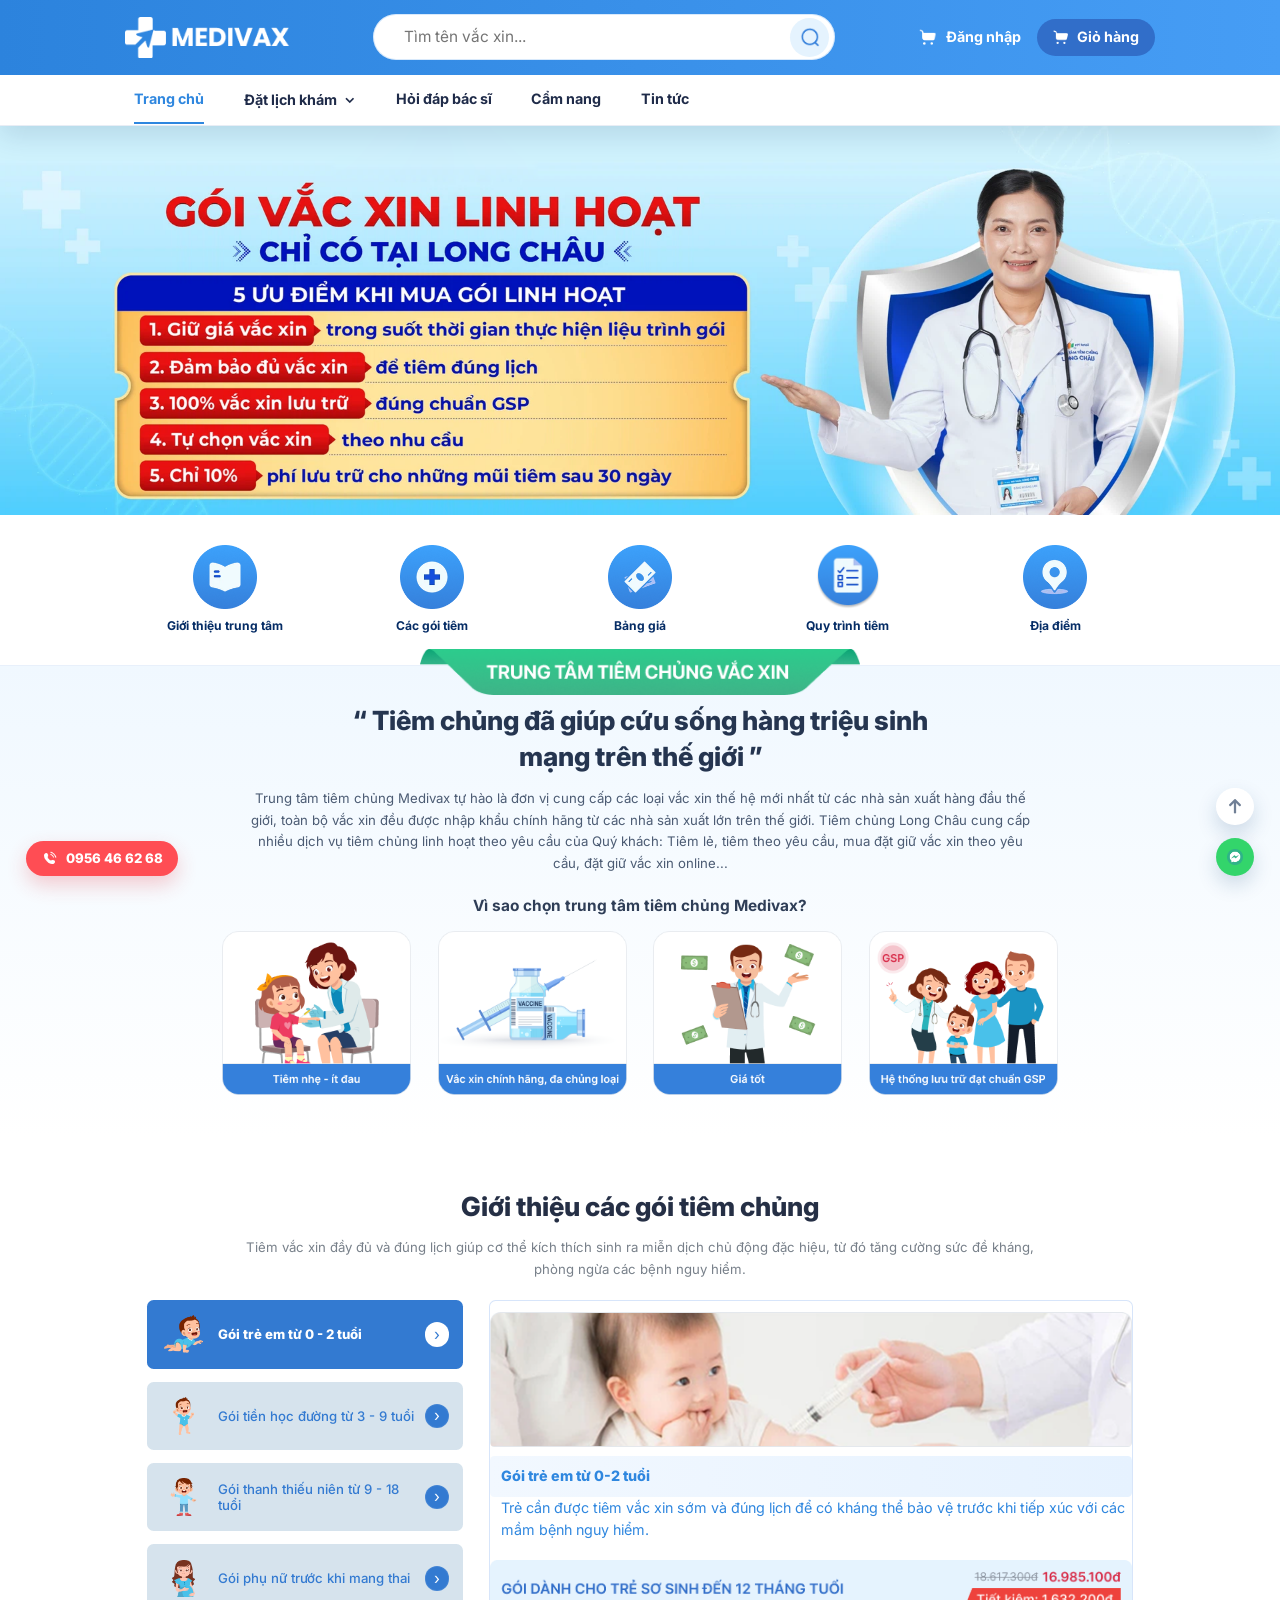
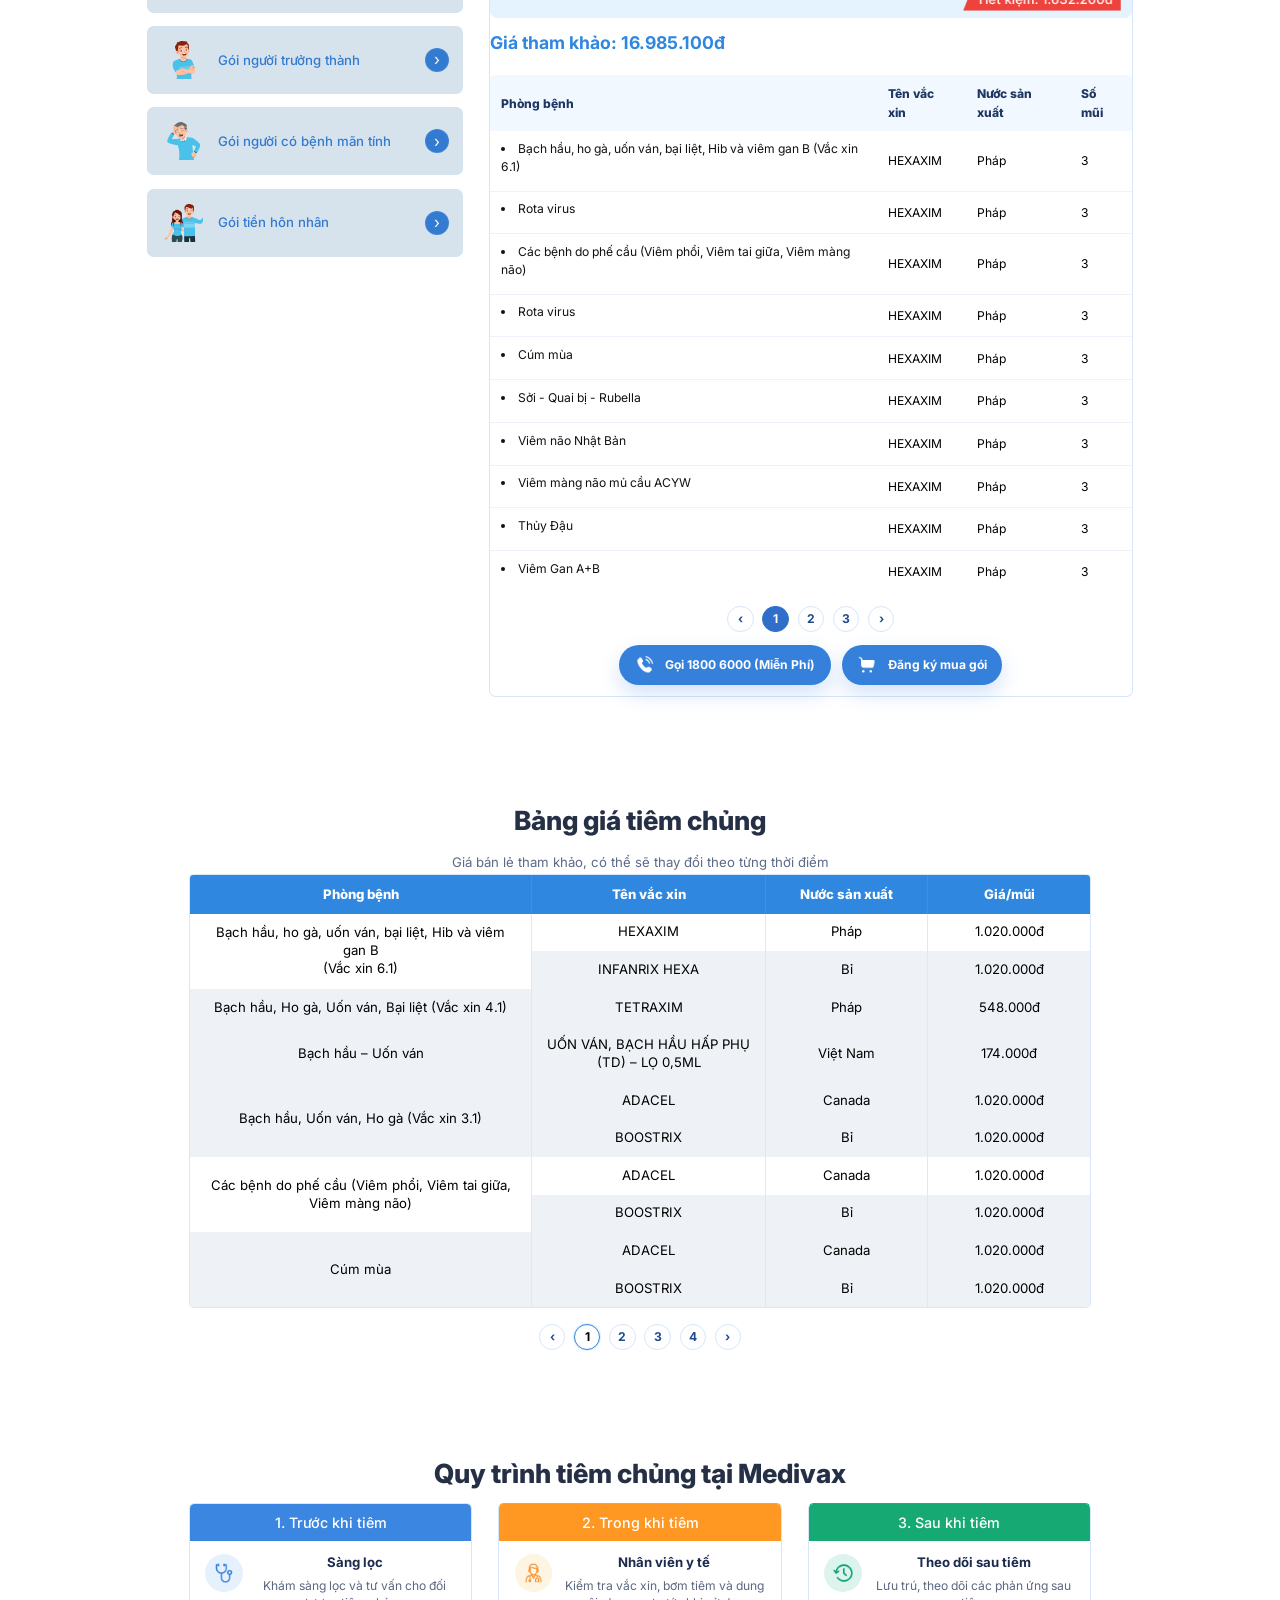
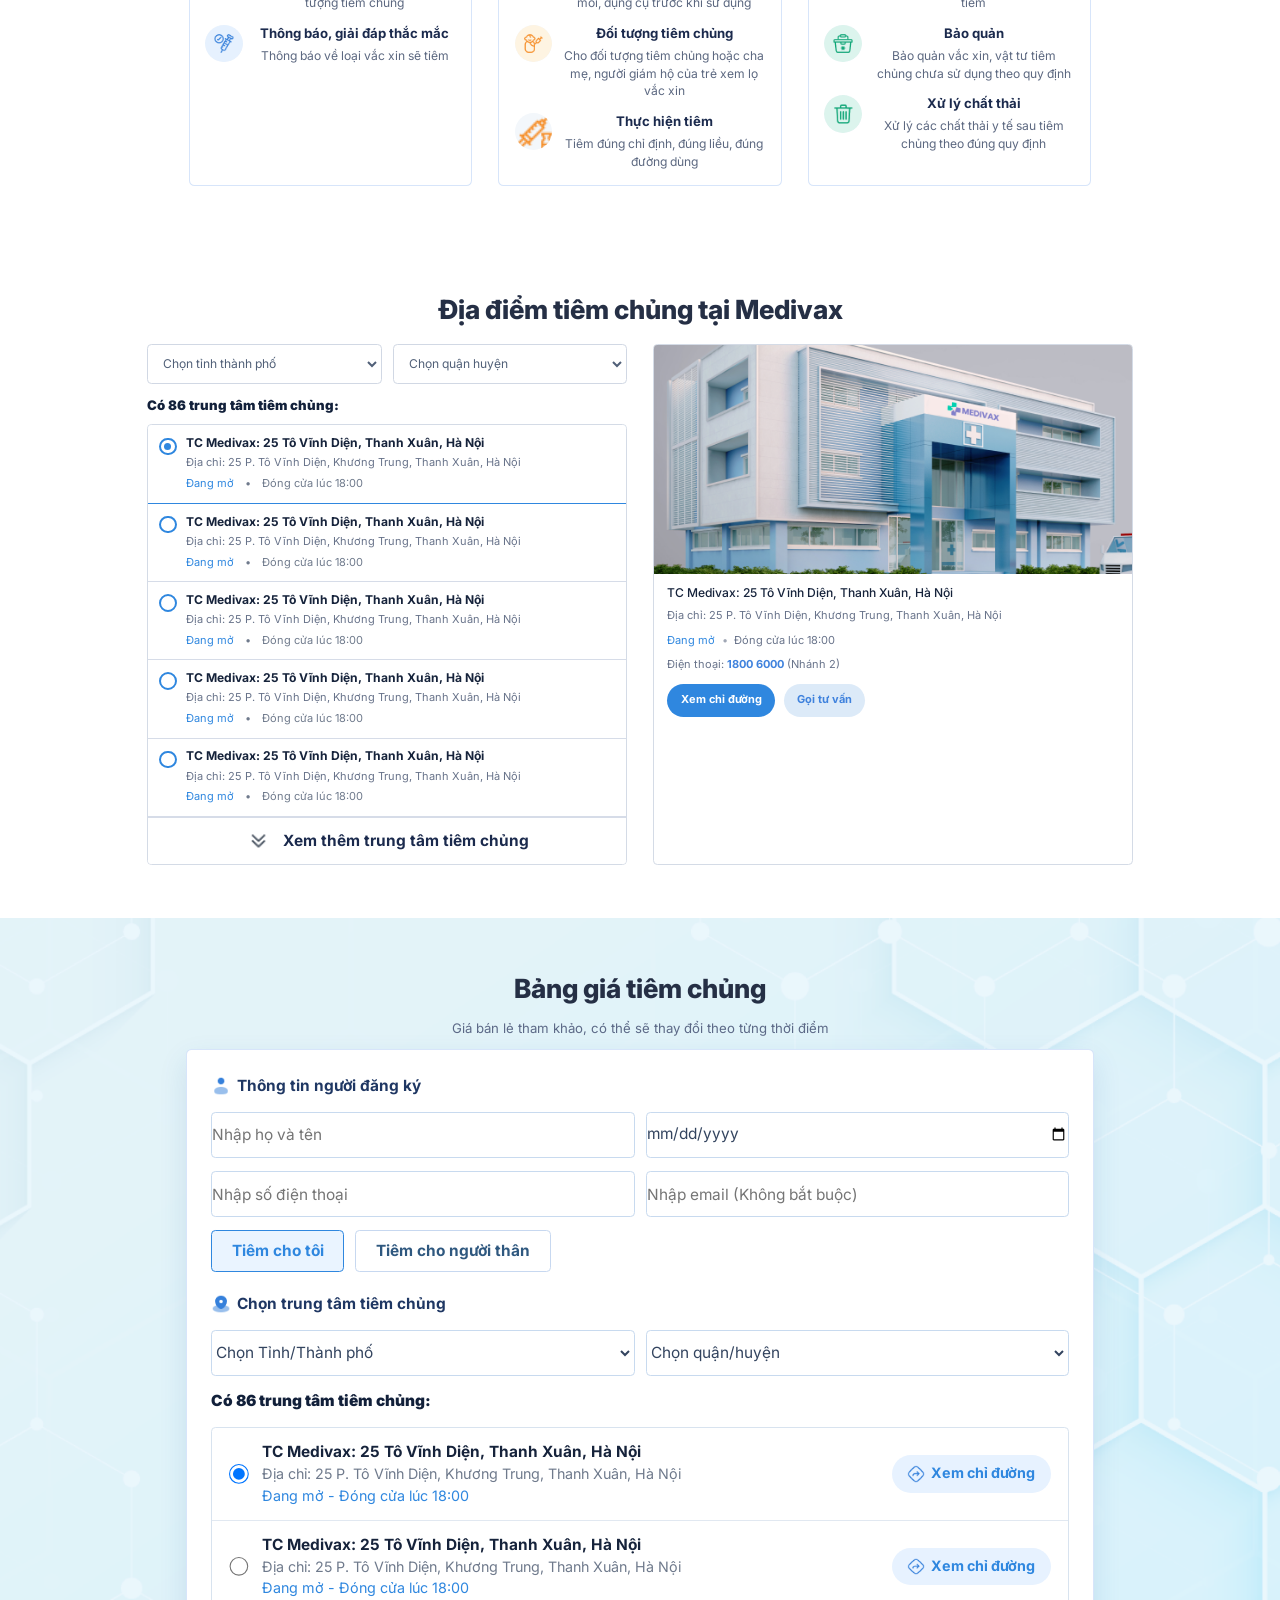
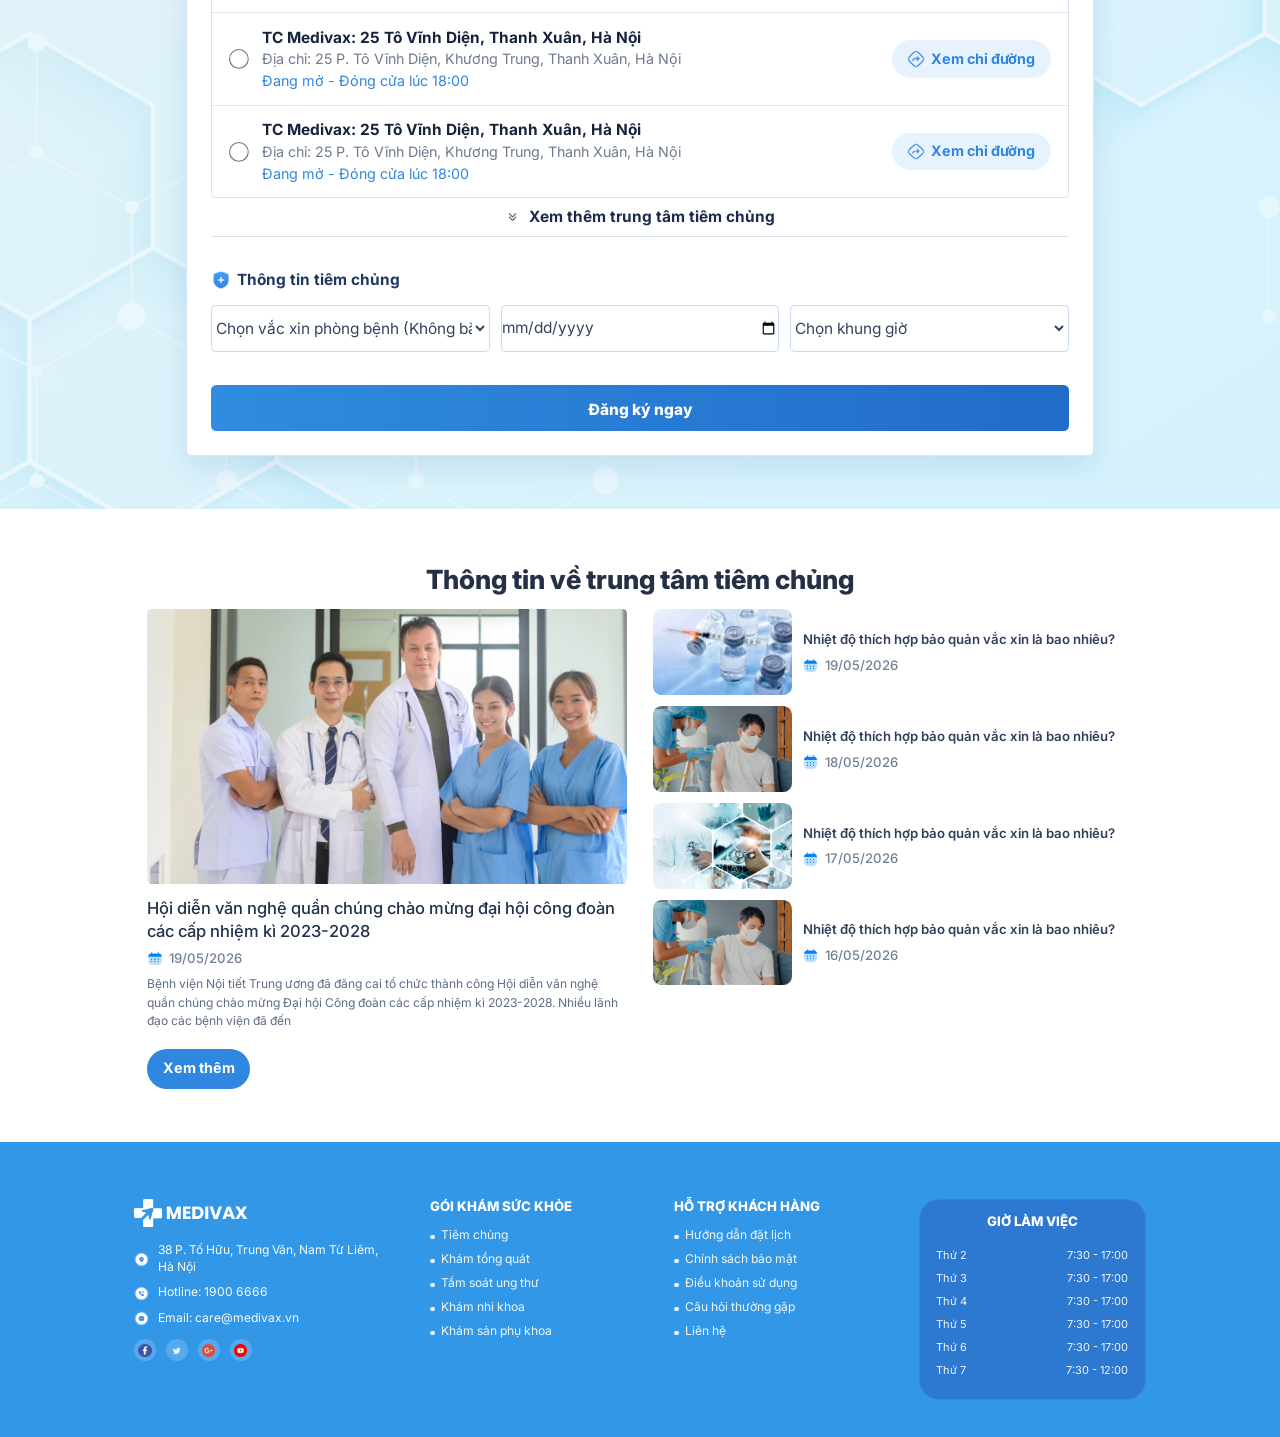
<file: index.html>
﻿<!doctype html>
<html lang="vi">
  <head>
    <meta charset="UTF-8" />
    <meta name="viewport" content="width=device-width, initial-scale=1.0" />
    <title>Medivax</title>
    <link
      href="https://cdn.jsdelivr.net/npm/bootstrap@5.3.3/dist/css/bootstrap.min.css"
      rel="stylesheet"
    />
    <link rel="stylesheet" href="assets/css/style.css" />
  </head>
  <body>
    <header class="site-header">
      <div class="top-header">
        <div class="container top-header-inner">
          <a href="index.html" class="brand" aria-label="Trang chủ Medivax">
            <img src="assets/image/logo.png" alt="Medivax" class="brand-mark" />
          </a>
          <button
            type="button"
            class="mobile-nav-trigger"
            aria-label="Mở menu"
            aria-expanded="false"
            aria-controls="main-navigation"
          >
            Menu
          </button>

          <form class="search-box" role="search">
            <input
              type="search"
              name="q"
              placeholder="Tìm tên vắc xin..."
              aria-label="Tìm kiếm vắc xin"
            />
            <button type="submit" class="search-btn" aria-label="Tìm kiếm">
              <img src="assets/image/Search.png" alt="Tìm" />
            </button>
          </form>

          <div class="header-actions">
            <a href="#" class="action-link action-login">
              <img src="assets/image/cart.png" alt="" class="icon-cart" />
              Đăng nhập
            </a>
            <a href="#" class="action-link action-cart" aria-label="Giỏ hàng">
              <img
                src="assets/image/cart.png"
                alt="Giỏ hàng"
                class="icon-cart"
              />
              Giỏ hàng
            </a>
          </div>
        </div>
      </div>

      <nav class="main-nav" id="main-navigation">
        <div class="container">
          <ul class="nav-links">
            <li><a href="index.html">Trang chủ</a></li>
            <li class="dropdown">
              <a href="javascript:void(0)" class="dropdown-toggle" role="button" data-bs-toggle="dropdown" aria-expanded="false"
                >Đặt lịch khám <span aria-hidden="true">⌄</span></a
              >
              <ul class="dropdown-menu" aria-label="Đặt lịch khám">
                <li><a class="dropdown-item" href="cosoyte.html">Cơ sở y tế</a></li>
                <li><a class="dropdown-item" href="chuyenkhoa.html">Chuyên khoa</a></li>
                <li><a class="dropdown-item" href="bacsi.html">Bác sĩ</a></li>
              </ul>
            </li>
            <li><a href="hoiapbacsi.html">Hỏi đáp bác sĩ</a></li>
            <li><a href="camnangyte.html">Cẩm nang</a></li>
            <li><a href="javascript:void(0)">Tin tức</a></li>
          </ul>
        </div>
      </nav>
    </header>

    <main>
      <section class="hero-section" role="img" aria-label="Banner Medivax">
        <div class="hero-frame-single">
          <img
            src="assets/image/hero-frame-1.png"
            alt="Banner Medivax"
            class="hero-frame-img"
          />
        </div>
      </section>

      <section class="quick-actions">
        <div class="container"> 
          <div class="action-list row row-cols-2 row-cols-sm-3 row-cols-md-5 gx-3 gx-md-4 gy-3 justify-content-center text-center w-100 mx-auto">
            
            <article class="col action-item">
              <img class="action-icon-image img-fluid mb-2" src="assets/image/logo1.png" alt="Giới thiệu trung tâm" />
              <p class="mb-0 fw-bold text-primary-emphasis">Giới thiệu trung tâm</p>
            </article>

            <article class="col action-item">
              <img class="action-icon-image img-fluid mb-2" src="assets/image/goitiem_logo.png" alt="Các gói tiêm" />
              <p class="mb-0 fw-bold text-primary-emphasis">Các gói tiêm</p>
            </article>

            <article class="col action-item">
              <img class="action-icon-image img-fluid mb-2" src="assets/image/banggia_logo.png" alt="Bảng giá" />
              <p class="mb-0 fw-bold text-primary-emphasis">Bảng giá</p>
            </article>

            <article class="col action-item">
              <img class="action-icon-image img-fluid mb-2" src="assets/image/logo2.png" alt="Quy trình tiêm" />
              <p class="mb-0 fw-bold text-primary-emphasis">Quy trình tiêm</p>
            </article>

            <article class="col action-item">
              <img class="action-icon-image img-fluid mb-2" src="assets/image/logo3.png" alt="Địa điểm" />
              <p class="mb-0 fw-bold text-primary-emphasis">Địa điểm</p>
            </article>

          </div>
        </div>
      </section>
      <div class="wrapper">
        <div class="section-chip-image">
          <img src="assets/image/banner.png" alt="Trung tâm tiêm chủng" />
        </div>
      </div>
      <section class="trust-section section-gap">
        <div class="container narrow">
          <h2 class="section-title">
            “ Tiêm chủng đã giúp cứu sống hàng triệu sinh mạng trên thế giới ”
          </h2>

          <p class="section-desc trust-desc">
            Trung tâm tiêm chủng Medivax tự hào là đơn vị cung cấp các loại vắc
            xin thế hệ mới nhất từ các nhà sản xuất hàng đầu thế giới, toàn bộ
            vắc xin đều được nhập khẩu chính hãng từ các nhà sản xuất lớn trên
            thế giới. Tiêm chủng Long Châu cung cấp nhiều dịch vụ tiêm chủng
            linh hoạt theo yêu cầu của Quý khách: Tiêm lẻ, tiêm theo yêu cầu,
            mua đặt giữ vắc xin theo yêu cầu, đặt giữ vắc xin online...
          </p>

          <h3 class="sub-title">Vì sao chọn trung tâm tiêm chủng Medivax?</h3>

          <div class="trust-combined row row-cols-2 row-cols-md-4 gx-3 gx-md-4 gy-design-20 justify-content-center text-center w-100 mx-auto">
            <div><img src="assets/image/Group 1000004269.png" alt="Lý do 1" /></div>
            <div><img src="assets/image/Group 1000004270.png" alt="Lý do 2" /></div>
            <div><img src="assets/image/Group 1000004271.png" alt="Lý do 3" /></div>
            <div><img src="assets/image/Group 1000004272.png" alt="Lý do 4" /></div>
          </div>
        </div>
      </section>

      <section class="package-section section-gap">
        <div class="container narrow">
          <h2 class="center-heading">Giới thiệu các gói tiêm chủng</h2>
          <p class="package-intro">
            Tiêm vắc xin đầy đủ và đúng lịch giúp cơ thể kích thích sinh ra miễn
            dịch chủ động đặc hiệu, từ đó tăng cường sức đề kháng, phòng ngừa
            các bệnh nguy hiểm.
          </p>
          <div class="package-layout row gx-3 gx-md-4 gy-design-20 align-items-start">
            <aside class="package-menu col-12 col-lg-4">
              <button
                type="button"
                class="menu-item active"
                data-package="baby-0-24"
              >
                <span class="menu-icon"
                  ><img src="assets/image/baby.png" alt="icon"
                /></span>
                <span class="menu-text">Gói trẻ em từ 0 - 2 tuổi</span>
                <span class="menu-arrow">›</span>
              </button>
              <button type="button" class="menu-item" data-package="child-3-9">
                <span class="menu-icon"
                  ><img src="assets/image/kid1.png" alt="icon"
                /></span>
                <span class="menu-text">Gói tiền học đường từ 3 - 9 tuổi</span>
                <span class="menu-arrow">›</span>
              </button>
              <button type="button" class="menu-item" data-package="youth-9-18">
                <span class="menu-icon"
                  ><img src="assets/image/kid2.png" alt="icon"
                /></span>
                <span class="menu-text"
                  >Gói thanh thiếu niên từ 9 - 18 tuổi</span
                >
                <span class="menu-arrow">›</span>
              </button>
              <button
                type="button"
                class="menu-item"
                data-package="pre-pregnancy"
              >
                <span class="menu-icon"
                  ><img src="assets/image/pregnant.png" alt="icon"
                /></span>
                <span class="menu-text">Gói phụ nữ trước khi mang thai</span>
                <span class="menu-arrow">›</span>
              </button>
              <button type="button" class="menu-item" data-package="adult">
                <span class="menu-icon"
                  ><img src="assets/image/man.png" alt="icon"
                /></span>
                <span class="menu-text">Gói người trưởng thành</span>
                <span class="menu-arrow">›</span>
              </button>
              <button type="button" class="menu-item" data-package="chronic">
                <span class="menu-icon"
                  ><img src="assets/image/oldman.png" alt="icon"
                /></span>
                <span class="menu-text">Gói người có bệnh mãn tính</span>
                <span class="menu-arrow">›</span>
              </button>
              <button
                type="button"
                class="menu-item"
                data-package="pre-marriage"
              >
                <span class="menu-icon"
                  ><img src="assets/image/marriage.png" alt="icon"
                /></span>
                <span class="menu-text">Gói tiền hôn nhân</span>
                <span class="menu-arrow">›</span>
              </button>
            </aside>
            <div class="package-detail col-12 col-lg-8">
              <img
                class="package-hero-image"
                src="assets/image/Rectangle 11302.png"
                alt="Gói dành cho trẻ sơ sinh đến 12 tháng tuổi"
              />
              <div class="package-banner" id="package-title">
                Gói trẻ em từ 0 - 2 tuổi
              </div>
              <p class="desc-package" id="package-description">
                Trẻ cần được tiêm vắc xin sớm và đúng lịch để có kháng thể bảo
                vệ trước khi tiếp xúc với các mầm bệnh nguy hiểm.
              </p>
              <img
                src="assets/image/banner2.png"
                alt="banner"
                class="package-section-banner"
              />
              <p class="fw-bold text-primary mb-3" id="package-price">
                Giá tham khảo: 4.850.000đ
              </p>
              <table class="table-lite">
                <thead>
                  <tr>
                    <th>Phòng bệnh</th>
                    <th>Tên vắc xin</th>
                    <th>Nước sản xuất</th>
                    <th>Số mũi</th>
                  </tr>
                </thead>
                <tbody id="package-table-body">
                  <tr>
                    <td>
                      <ul class="disease-list">
                        <li>Lao</li>
                      </ul>
                    </td>
                    <td>BCG</td>
                    <td>Việt Nam</td>
                    <td>1</td>
                  </tr>
                  <tr>
                    <td>
                      <ul class="disease-list">
                        <li>Rota virus</li>
                      </ul>
                    </td>
                    <td>ROTARIX</td>
                    <td>Bỉ</td>
                    <td>2</td>
                  </tr>
                  <tr>
                    <td>
                      <ul class="disease-list">
                        <li>Bạch hầu, ho gà, uốn ván</li>
                      </ul>
                    </td>
                    <td>INFANRIX HEXA</td>
                    <td>Bỉ</td>
                    <td>3</td>
                  </tr>
                  <tr>
                    <td>
                      <ul class="disease-list">
                        <li>Sởi - Quai bị - Rubella</li>
                      </ul>
                    </td>
                    <td>PRIORIX</td>
                    <td>Bỉ</td>
                    <td>1</td>
                  </tr>
                  <tr>
                    <td>
                      <ul class="disease-list">
                        <li>Viêm gan A, B</li>
                      </ul>
                    </td>
                    <td>TWINRIX</td>
                    <td>Bỉ</td>
                    <td>2</td>
                  </tr>
                </tbody>
              </table>
              <nav class="package-pagination" aria-label="Phân trang gói tiêm">
                <button type="button" class="page-btn" aria-label="Trang trước">
                  ‹
                </button>
                <button
                  type="button"
                  class="page-btn active"
                  aria-current="page"
                >
                  1
                </button>
                <button type="button" class="page-btn">2</button>
                <button type="button" class="page-btn">3</button>
                <button type="button" class="page-btn" aria-label="Trang sau">
                  ›
                </button>
              </nav>
              <div class="package-cta-outline">
                <button type="button" class="package-call-btn">
                  <img src="assets/image/Phone Calling.png" alt="phone" />
                  <span>Gọi 1800 6000 (Miễn Phí)</span>
                </button>
                <button type="button" class="package-register-btn">
                  <img src="assets/image/cart.png" alt="cart" />
                  <span>Đăng ký mua gói</span>
                </button>
              </div>
            </div>
          </div>
        </div>
      </section>

      <section class="price-section section-gap">
        <div class="container narrow">
          <h2 class="center-heading">Bảng giá tiêm chủng</h2>
          <p class="section-desc">
            Giá bán lẻ tham khảo, có thể sẽ thay đổi theo từng thời điểm
          </p>
          <div class="price-table-wrap">
            <table class="price-table">
              <colgroup>
                <col class="price-col-disease" />
                <col class="price-col-vaccine" />
                <col class="price-col-origin" />
                <col class="price-col-price" />
              </colgroup>
              <thead>
                <tr>
                  <th>Phòng bệnh</th>
                  <th>Tên vắc xin</th>
                  <th>Nước sản xuất</th>
                  <th>Giá/mũi</th>
                </tr>
              </thead>
              <tbody>
                <tr>
                  <td rowspan="2">
                    Bạch hầu, ho gà, uốn ván, bại liệt, Hib và viêm gan B<br />(Vắc
                    xin 6.1)
                  </td>
                  <td>HEXAXIM</td>
                  <td>Pháp</td>
                  <td>1.020.000đ</td>
                </tr>
                <tr>
                  <td>INFANRIX HEXA</td>
                  <td>Bỉ</td>
                  <td>1.020.000đ</td>
                </tr>
                <tr class="price-row--alt">
                  <td>Bạch hầu, Ho gà, Uốn ván, Bại liệt (Vắc xin 4.1)</td>
                  <td>TETRAXIM</td>
                  <td>Pháp</td>
                  <td>548.000đ</td>
                </tr>
                <tr>
                  <td>Bạch hầu – Uốn ván</td>
                  <td>UỐN VÁN, BẠCH HẦU HẤP PHỤ (TD) – LỌ 0,5ML</td>
                  <td>Việt Nam</td>
                  <td>174.000đ</td>
                </tr>
                <tr class="price-row--alt">
                  <td rowspan="2">Bạch hầu, Uốn ván, Ho gà (Vắc xin 3.1)</td>
                  <td>ADACEL</td>
                  <td>Canada</td>
                  <td>1.020.000đ</td>
                </tr>
                <tr class="price-row--alt">
                  <td>BOOSTRIX</td>
                  <td>Bỉ</td>
                  <td>1.020.000đ</td>
                </tr>
                <tr>
                  <td rowspan="2">
                    Các bệnh do phế cầu (Viêm phổi, Viêm tai giữa, Viêm màng não)
                  </td>
                  <td>ADACEL</td>
                  <td>Canada</td>
                  <td>1.020.000đ</td>
                </tr>
                <tr>
                  <td>BOOSTRIX</td>
                  <td>Bỉ</td>
                  <td>1.020.000đ</td>
                </tr>
                <tr class="price-row--alt">
                  <td rowspan="2">Cúm mùa</td>
                  <td>ADACEL</td>
                  <td>Canada</td>
                  <td>1.020.000đ</td>
                </tr>
                <tr class="price-row--alt">
                  <td>BOOSTRIX</td>
                  <td>Bỉ</td>
                  <td>1.020.000đ</td>
                </tr>
              </tbody>
            </table>
          </div>
          <nav
            class="price-pagination"
            aria-label="Phân trang bảng giá tiêm chủng"
          >
            <button type="button" class="page-btn" aria-label="Trang trước">
              ‹
            </button>
            <button type="button" class="page-btn active" aria-current="page">
              1
            </button>
            <button type="button" class="page-btn">2</button>
            <button type="button" class="page-btn">3</button>
            <button type="button" class="page-btn">4</button>
            <button type="button" class="page-btn" aria-label="Trang sau">
              ›
            </button>
          </nav>
        </div>
      </section>

      <section class="process-section section-gap">
        <div class="container narrow">
          <h2 class="center-heading">Quy trình tiêm chủng tại Medivax</h2>
          <div class="process-row row row-cols-1 row-cols-md-3 gx-3 gx-md-4 gy-design-20 justify-content-center text-center w-100 mx-auto">
            <article class="process-col">
              <h3>1. Trước khi tiêm</h3>
              <ul class="process-list">
                <li class="process-item">
                  <img
                    src="assets/image/icon5.png"
                    alt="icon"
                    class="process-item__icon"
                  />
                  <div class="process-item__content">
                    <strong>Sàng lọc</strong>
                    <p>Khám sàng lọc và tư vấn cho đối tượng tiêm chủng</p>
                  </div>
                </li>
                <li class="process-item">
                  <img
                    src="assets/image/icon6.png"
                    alt="icon"
                    class="process-item__icon"
                  />
                  <div class="process-item__content">
                    <strong>Thông báo, giải đáp thắc mắc</strong>
                    <p>Thông báo về loại vắc xin sẽ tiêm</p>
                  </div>
                </li>
              </ul>
            </article>
            <article class="process-col">
              <h3>2. Trong khi tiêm</h3>
              <ul class="process-list">
                <li class="process-item">
                  <img
                    src="assets/image/icon4.png"
                    alt="icon"
                    class="process-item__icon"
                  />
                  <div class="process-item__content">
                    <strong>Nhân viên y tế</strong>
                    <p>
                      Kiểm tra vắc xin, bơm tiêm và dung môi, dụng cụ trước khi
                      sử dụng
                    </p>
                  </div>
                </li>
                <li class="process-item">
                  <img
                    src="assets/image/icon7.png"
                    alt="icon"
                    class="process-item__icon"
                  />
                  <div class="process-item__content">
                    <strong>Đối tượng tiêm chủng</strong>
                    <p>
                      Cho đối tượng tiêm chủng hoặc cha mẹ, người giám hộ của
                      trẻ xem lọ vắc xin
                    </p>
                  </div>
                </li>
                <li class="process-item">
                  <img
                    src="assets/image/syringe (2).png"
                    alt="icon"
                    class="process-item__icon"
                  />
                  <div class="process-item__content">
                    <strong>Thực hiện tiêm</strong>
                    <p>Tiêm đúng chỉ định, đúng liều, đúng đường dùng</p>
                  </div>
                </li>
              </ul>
            </article>
            <article class="process-col">
              <h3>3. Sau khi tiêm</h3>
              <ul class="process-list">
                <li class="process-item">
                  <img
                    src="assets/image/icon 8.png"
                    alt="icon"
                    class="process-item__icon"
                  />
                  <div class="process-item__content">
                    <strong>Theo dõi sau tiêm</strong>
                    <p>Lưu trú, theo dõi các phản ứng sau tiêm</p>
                  </div>
                </li>
                <li class="process-item">
                  <img
                    src="assets/image/icon10.png"
                    alt="icon"
                    class="process-item__icon"
                  />
                  <div class="process-item__content">
                    <strong>Bảo quản</strong>
                    <p>
                      Bảo quản vắc xin, vật tư tiêm chủng chưa sử dụng theo quy
                      định
                    </p>
                  </div>
                </li>
                <li class="process-item">
                  <img
                    src="assets/image/icon 9.png"
                    alt="icon"
                    class="process-item__icon"
                  />
                  <div class="process-item__content">
                    <strong>Xử lý chất thải</strong>
                    <p>
                      Xử lý các chất thải y tế sau tiêm chủng theo đúng quy định
                    </p>
                  </div>
                </li>
              </ul>
            </article>
          </div>
        </div>
      </section>

      <section class="location-section section-gap">
        <div class="container narrow">
          <h2 class="center-heading">Địa điểm tiêm chủng tại Medivax</h2>
          <div class="location-layout location-layout--expanded row row-cols-1 row-cols-md-2 gx-3 gx-md-4 gy-design-20">
            <div class="location-panel col-12 col-md-6">
              <div class="location-toolbar">
                <select
                  class="location-select"
                  aria-label="Chọn tỉnh thành phố"
                >
                  <option>Chọn tỉnh thành phố</option>
                </select>
                <select class="location-select" aria-label="Chọn quận huyện">
                  <option>Chọn quận huyện</option>
                </select>
              </div>

              <p class="location-count">
                <strong>Có 86 trung tâm tiêm chủng:</strong>
              </p>

              <div class="location-list location-list--stacked">
                <div class="location-item location-item--filled active">
                  <div class="location-item__radio" aria-hidden="true"></div>
                  <div class="location-item__content">
                    <strong
                      >TC Medivax: 25 Tô Vĩnh Diện, Thanh Xuân, Hà Nội</strong
                    >
                    <p>
                      Địa chỉ: 25 P. Tô Vĩnh Diện, Khương Trung, Thanh Xuân, Hà
                      Nội
                    </p>
                    <div class="location-item__status">
                      <span class="is-open">Đang mở</span>
                      <span>•</span>
                      <span>Đóng cửa lúc 18:00</span>
                    </div>
                  </div>
                </div>
                <div class="location-item location-item--filled">
                  <div class="location-item__radio" aria-hidden="true"></div>
                  <div class="location-item__content">
                    <strong
                      >TC Medivax: 25 Tô Vĩnh Diện, Thanh Xuân, Hà Nội</strong
                    >
                    <p>
                      Địa chỉ: 25 P. Tô Vĩnh Diện, Khương Trung, Thanh Xuân, Hà
                      Nội
                    </p>
                    <div class="location-item__status">
                      <span class="is-open">Đang mở</span>
                      <span>•</span>
                      <span>Đóng cửa lúc 18:00</span>
                    </div>
                  </div>
                </div>
                <div class="location-item location-item--filled">
                  <div class="location-item__radio" aria-hidden="true"></div>
                  <div class="location-item__content">
                    <strong
                      >TC Medivax: 25 Tô Vĩnh Diện, Thanh Xuân, Hà Nội</strong
                    >
                    <p>
                      Địa chỉ: 25 P. Tô Vĩnh Diện, Khương Trung, Thanh Xuân, Hà
                      Nội
                    </p>
                    <div class="location-item__status">
                      <span class="is-open">Đang mở</span>
                      <span>•</span>
                      <span>Đóng cửa lúc 18:00</span>
                    </div>
                  </div>
                </div>
                <div class="location-item location-item--filled">
                  <div class="location-item__radio" aria-hidden="true"></div>
                  <div class="location-item__content">
                    <strong
                      >TC Medivax: 25 Tô Vĩnh Diện, Thanh Xuân, Hà Nội</strong
                    >
                    <p>
                      Địa chỉ: 25 P. Tô Vĩnh Diện, Khương Trung, Thanh Xuân, Hà
                      Nội
                    </p>
                    <div class="location-item__status">
                      <span class="is-open">Đang mở</span>
                      <span>•</span>
                      <span>Đóng cửa lúc 18:00</span>
                    </div>
                  </div>
                </div>
                <div class="location-item location-item--filled">
                  <div class="location-item__radio" aria-hidden="true"></div>
                  <div class="location-item__content">
                    <strong
                      >TC Medivax: 25 Tô Vĩnh Diện, Thanh Xuân, Hà Nội</strong
                    >
                    <p>
                      Địa chỉ: 25 P. Tô Vĩnh Diện, Khương Trung, Thanh Xuân, Hà
                      Nội
                    </p>
                    <div class="location-item__status">
                      <span class="is-open">Đang mở</span>
                      <span>•</span>
                      <span>Đóng cửa lúc 18:00</span>
                    </div>
                  </div>
                </div>
                <button type="button" class="location-more-btn">
                  <img src="assets/image/Frame.png" alt="Icon mũi tên đôi" class="icon-frame" />
                  <span>Xem thêm trung tâm tiêm chủng</span>
                </button>
              </div>
            </div>
            <article class="location-card location-card--featured col-12 col-md-6">
              <img
                class="location-image"
                src="assets/image/benhvien.png"
                alt="Trung tâm tiêm chủng Medivax"
              />
              <div class="location-card__body">
                <h3>TC Medivax: 25 Tô Vĩnh Diện, Thanh Xuân, Hà Nội</h3>
                <p>
                  Địa chỉ: 25 P. Tô Vĩnh Diện, Khương Trung, Thanh Xuân, Hà Nội
                </p>
                <p>
                  <span class="is-open">Đang mở</span>
                  <span class="location-dot">•</span>
                  <span>Đóng cửa lúc 18:00</span>
                </p>
                <p>
                  Điện thoại: <a href="tel:18006000">1800 6000</a> (Nhánh 2)
                </p>
                <div class="location-actions">
                  <button type="button" class="btn-pill">Xem chỉ đường</button>
                  <button type="button" class="btn-pill btn-pill--soft">
                    Gọi tư vấn
                  </button>
                </div>
              </div>
            </article>
          </div>
        </div>
      </section>

      <section class="booking-section section-gap">
        <div class="container narrow booking-wrap">
          <h2 class="center-heading">Bảng giá tiêm chủng</h2>
          <p class="section-desc">
            Giá bán lẻ tham khảo, có thể sẽ thay đổi theo từng thời điểm
          </p>
          <form class="booking-form booking-form--home">
            <fieldset>
              <legend>
                <img src="assets/image/User.png" alt="" /> Thông tin người đăng
                ký
              </legend>
            <div class="field-row row g-2">
                <input class="col-12 col-sm-6" type="text" placeholder="Nhập họ và tên" />
                <input class="col-12 col-sm-6" type="date" aria-label="Ngày sinh" />
              </div>
            <div class="field-row row g-2">
                <input class="col-12 col-sm-6" type="tel" placeholder="Nhập số điện thoại" />
                <input class="col-12 col-sm-6" type="text" placeholder="Nhập email (Không bắt buộc)" />
              </div>
              <div class="booking-tab-row">
                <button type="button" class="booking-tab active">
                  Tiêm cho tôi
                </button>
                <button type="button" class="booking-tab">
                  Tiêm cho người thân
                </button>
              </div>
            </fieldset>

            <fieldset>
              <legend>
                <img src="assets/image/Map Point Wave.png" alt="" /> Chọn trung
                tâm tiêm chủng
              </legend>
            <div class="field-row row g-2">
                <select class="col-12 col-sm-6" aria-label="Chọn tỉnh thành phố">
                  <option>Chọn Tỉnh/Thành phố</option>
                </select>
                <select class="col-12 col-sm-6" aria-label="Chọn quận huyện">
                  <option>Chọn quận/huyện</option>
                </select>
              </div>
              <p class="location-count">
                <strong>Có 86 trung tâm tiêm chủng:</strong>
              </p>
              <div class="booking-location-list">
                <label class="booking-location-item active">
                  <input type="radio" name="booking-location" checked />
                  <span>
                    <strong
                      >TC Medivax: 25 Tô Vĩnh Diện, Thanh Xuân, Hà Nội</strong
                    >
                    <small
                      >Địa chỉ: 25 P. Tô Vĩnh Diện, Khương Trung, Thanh Xuân, Hà
                      Nội</small
                    >
                    <em>Đang mở - Đóng cửa lúc 18:00</em>
                  </span>
                  <button type="button">
                    <img src="assets/image/Route.png" alt="" />
                    Xem chỉ đường
                  </button>
                </label>
                <label class="booking-location-item">
                  <input type="radio" name="booking-location" />
                  <span>
                    <strong
                      >TC Medivax: 25 Tô Vĩnh Diện, Thanh Xuân, Hà Nội</strong
                    >
                    <small
                      >Địa chỉ: 25 P. Tô Vĩnh Diện, Khương Trung, Thanh Xuân, Hà
                      Nội</small
                    >
                    <em>Đang mở - Đóng cửa lúc 18:00</em>
                  </span>
                  <button type="button">
                    <img src="assets/image/Route.png" alt="" />
                    Xem chỉ đường
                  </button>
                </label>
                <label class="booking-location-item">
                  <input type="radio" name="booking-location" />
                  <span>
                    <strong
                      >TC Medivax: 25 Tô Vĩnh Diện, Thanh Xuân, Hà Nội</strong
                    >
                    <small
                      >Địa chỉ: 25 P. Tô Vĩnh Diện, Khương Trung, Thanh Xuân, Hà
                      Nội</small
                    >
                    <em>Đang mở - Đóng cửa lúc 18:00</em>
                  </span>
                  <button type="button">
                    <img src="assets/image/Route.png" alt="" />
                    Xem chỉ đường
                  </button>
                </label>
                <label class="booking-location-item">
                  <input type="radio" name="booking-location" />
                  <span>
                    <strong
                      >TC Medivax: 25 Tô Vĩnh Diện, Thanh Xuân, Hà Nội</strong
                    >
                    <small
                      >Địa chỉ: 25 P. Tô Vĩnh Diện, Khương Trung, Thanh Xuân, Hà
                      Nội</small
                    >
                    <em>Đang mở - Đóng cửa lúc 18:00</em>
                  </span>
                  <button type="button">
                    <img src="assets/image/Route.png" alt="" />
                    Xem chỉ đường
                  </button>
                </label>
              </div>
              <button type="button" class="location-more-btn">
                <img src="assets/image/Frame.png" alt="" />
                <span>Xem thêm trung tâm tiêm chủng</span>
              </button>
            </fieldset>

            <fieldset>
              <legend>
                <img src="assets/image/Shield Plus.png" alt="" /> Thông tin tiêm
                chủng
              </legend>
            <div class="field-row three-cols row g-2">
                <select class="col-12 col-md-4" aria-label="Chọn vắc xin phòng bệnh">
                  <option>Chọn vắc xin phòng bệnh (Không bắt buộc)</option>
                </select>
                <input class="col-12 col-md-4" type="date" aria-label="Chọn ngày hẹn tiêm" />
                <select class="col-12 col-md-4" aria-label="Chọn khung giờ">
                  <option>Chọn khung giờ</option>
                </select>
              </div>
            </fieldset>
            <button type="submit" class="btn-primary">Đăng ký ngay</button>
          </form>
        </div>
      </section>

      <section class="news-section section-gap">
        <div class="container narrow">
          <h2 class="center-heading">Thông tin về trung tâm tiêm chủng</h2>
        <div class="news-layout row gx-3 gx-md-4 gy-design-20">
          <article class="news-feature col-12 col-md-6">
              <img
                class="news-feature-image"
                src="assets/image/nhombacsi.png"
                alt="Hình minh họa bài viết"
              />
              <h3>
                Hội diễn văn nghệ quần chúng chào mừng đại hội công đoàn các cấp
                nhiệm kì 2023-2028
              </h3>

              <div class="news-date-block">
                <img src="assets/image/Calendar.png" alt="Calendar icon" />
                <span>19/05/2026</span>
              </div>

              <p>
                Bệnh viện Nội tiết Trung ương đã đăng cai tổ chức thành công Hội
                diễn văn nghệ quần chúng chào mừng Đại hội Công đoàn các cấp
                nhiệm kì 2023-2028. Nhiều lãnh đạo các bệnh viện đã đến
              </p>
              <a href="chitiettintuc.html" type="button" class="btn-pill"
                >Xem thêm</a
              >
            </article>
          <div class="news-list col-12 col-md-6">
            <article class="news-mini row flex-nowrap g-2">
                <img src="assets/image/vaccine.png" alt="Tin tiêm chủng" />
                <p>
                  Nhiệt độ thích hợp bảo quản vắc xin là bao nhiêu?
                  <span class="news-date-block mini-date">
                    <img src="assets/image/Calendar.png" alt="Calendar icon" />
                    <span>19/05/2026</span>
                  </span>
                </p>
              </article>

            <article class="news-mini row flex-nowrap g-2">
                <img src="assets/image/tiem.png" alt="Tin tiêm chủng" />
                <p>
                  Nhiệt độ thích hợp bảo quản vắc xin là bao nhiêu?
                  <span class="news-date-block mini-date">
                    <img src="assets/image/Calendar.png" alt="Calendar icon" />
                    <span>18/05/2026</span>
                  </span>
                </p>
              </article>

            <article class="news-mini row flex-nowrap g-2">
                <img src="assets/image/khambenh.png" alt="Tin tiêm chủng" />
                <p>
                  Nhiệt độ thích hợp bảo quản vắc xin là bao nhiêu?
                  <span class="news-date-block mini-date">
                    <img src="assets/image/Calendar.png" alt="Calendar icon" />
                    <span>17/05/2026</span>
                  </span>
                </p>
              </article>

            <article class="news-mini row flex-nowrap g-2">
                <img src="assets/image/tiem.png" alt="Tin tiêm chủng" />
                <p>
                  Nhiệt độ thích hợp bảo quản vắc xin là bao nhiêu?
                  <span class="news-date-block mini-date">
                    <img src="assets/image/Calendar.png" alt="Calendar icon" />
                    <span>16/05/2026</span>
                  </span>
                </p>
              </article>
            </div>
          </div>
        </div>
      </section>
    </main>

    <footer class="site-footer">
      <div class="container footer-row footer-row--figma row gx-3 gx-md-4 gy-design-20">
        <div class="footer-brand-col col-12 col-sm-6 col-md-3">
          <a href="index.html" class="footer-logo" aria-label="Medivax">
            <img src="assets/image/logo.png" alt="Medivax" />
          </a>
          <ul class="footer-contact-list">
            <li>
              <img src="assets/image/icon3.png" alt="" />
              <span>38 P. Tố Hữu, Trung Văn, Nam Từ Liêm, Hà Nội</span>
            </li>
            <li>
              <img src="assets/image/icon.png" alt="" />
              <span>Hotline: 1900 6666</span>
            </li>
            <li>
              <img src="assets/image/icon2.png" alt="" />
              <span>Email: care@medivax.vn</span>
            </li>
          </ul>
          <div class="footer-socials" aria-label="Mạng xã hội">
            <a href="#" aria-label="Facebook"
              ><img src="assets/image/fb.png" alt=""
            /></a>
            <a href="#" aria-label="Twitter"
              ><img src="assets/image/tw.png" alt=""
            /></a>
            <a href="#" aria-label="Gmail"
              ><img src="assets/image/gmail.png" alt=""
            /></a>
            <a href="#" aria-label="Youtube"
              ><img src="assets/image/yt.png" alt=""
            /></a>
          </div>
        </div>
        <div class="footer-link-col col-12 col-sm-6 col-md-3">
          <strong>GÓI KHÁM SỨC KHỎE</strong>
          <a href="#">Tiêm chủng</a>
          <a href="#">Khám tổng quát</a>
          <a href="#">Tầm soát ung thư</a>
          <a href="#">Khám nhi khoa</a>
          <a href="#">Khám sản phụ khoa</a>
        </div>
        <div class="footer-link-col col-12 col-sm-6 col-md-3">
          <strong>HỖ TRỢ KHÁCH HÀNG</strong>
          <a href="#">Hướng dẫn đặt lịch</a>
          <a href="#">Chính sách bảo mật</a>
          <a href="#">Điều khoản sử dụng</a>
          <a href="#">Câu hỏi thường gặp</a>
          <a href="#">Liên hệ</a>
        </div>
        <div class="footer-hours-card col-12 col-sm-6 col-md-3">
          <strong>GIỜ LÀM VIỆC</strong>
          <div class="footer-hours-row">
            <span>Thứ 2</span><span>7:30 - 17:00</span>
          </div>
          <div class="footer-hours-row">
            <span>Thứ 3</span><span>7:30 - 17:00</span>
          </div>
          <div class="footer-hours-row">
            <span>Thứ 4</span><span>7:30 - 17:00</span>
          </div>
          <div class="footer-hours-row">
            <span>Thứ 5</span><span>7:30 - 17:00</span>
          </div>
          <div class="footer-hours-row">
            <span>Thứ 6</span><span>7:30 - 17:00</span>
          </div>
          <div class="footer-hours-row">
            <span>Thứ 7</span><span>7:30 - 12:00</span>
          </div>
        </div>
      </div>
    </footer>

    <div class="floating-contact floating-contact--left">
      <a href="tel:0956466268" class="floating-hotline">
        <img src="assets/image/Phone Calling.png" alt="" />
        <span>0956 46 62 68</span>
      </a>
    </div>
    <div class="floating-contact floating-contact--right">
      <a href="#" class="floating-circle" aria-label="Lên đầu trang">
        <img src="assets/image/Vector.png" alt="" />
      </a>
      <a
        href="#"
        class="floating-circle floating-circle--green"
        aria-label="Tư vấn"
      >
        <img src="assets/image/facebook MSG.png" alt="" />
      </a>
    </div>

    <script src="https://cdn.jsdelivr.net/npm/bootstrap@5.3.3/dist/js/bootstrap.bundle.min.js"></script>
    <script src="assets/js/script.js"></script>
  </body>
</html>
</file>
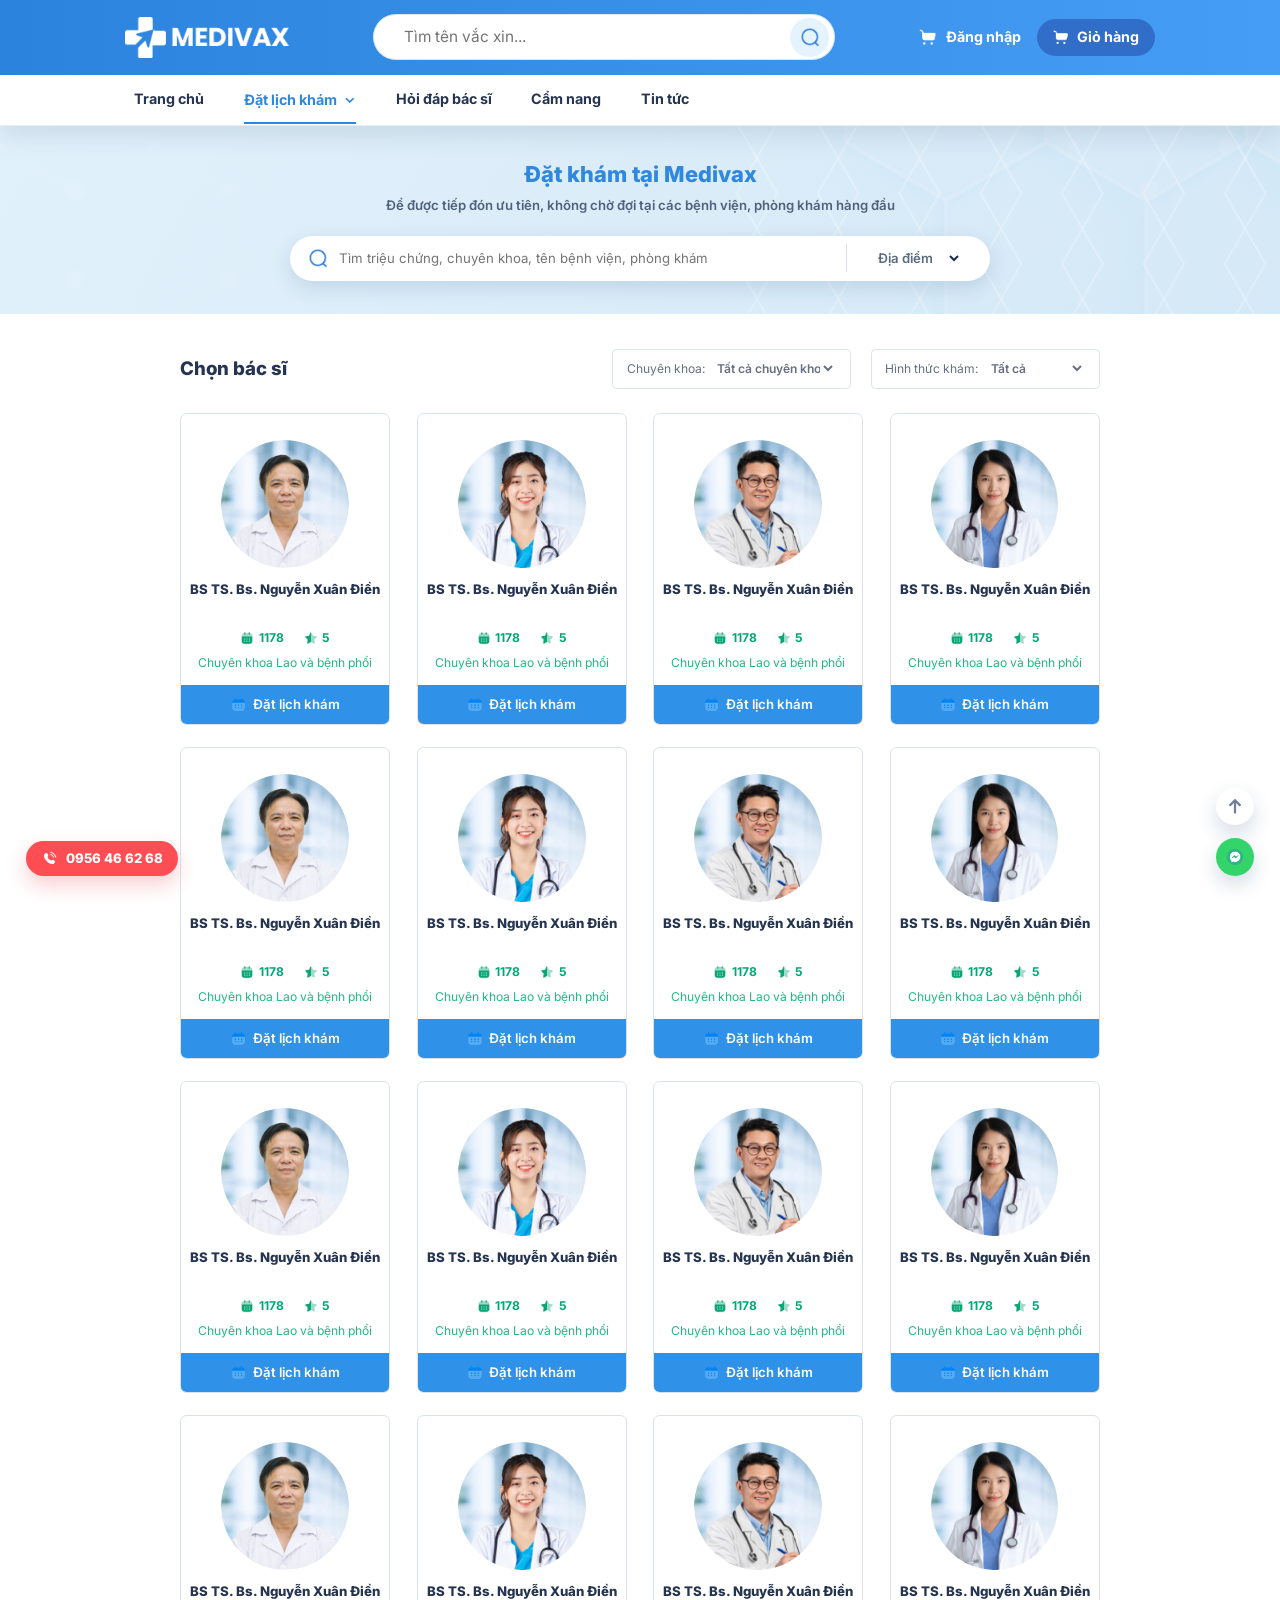
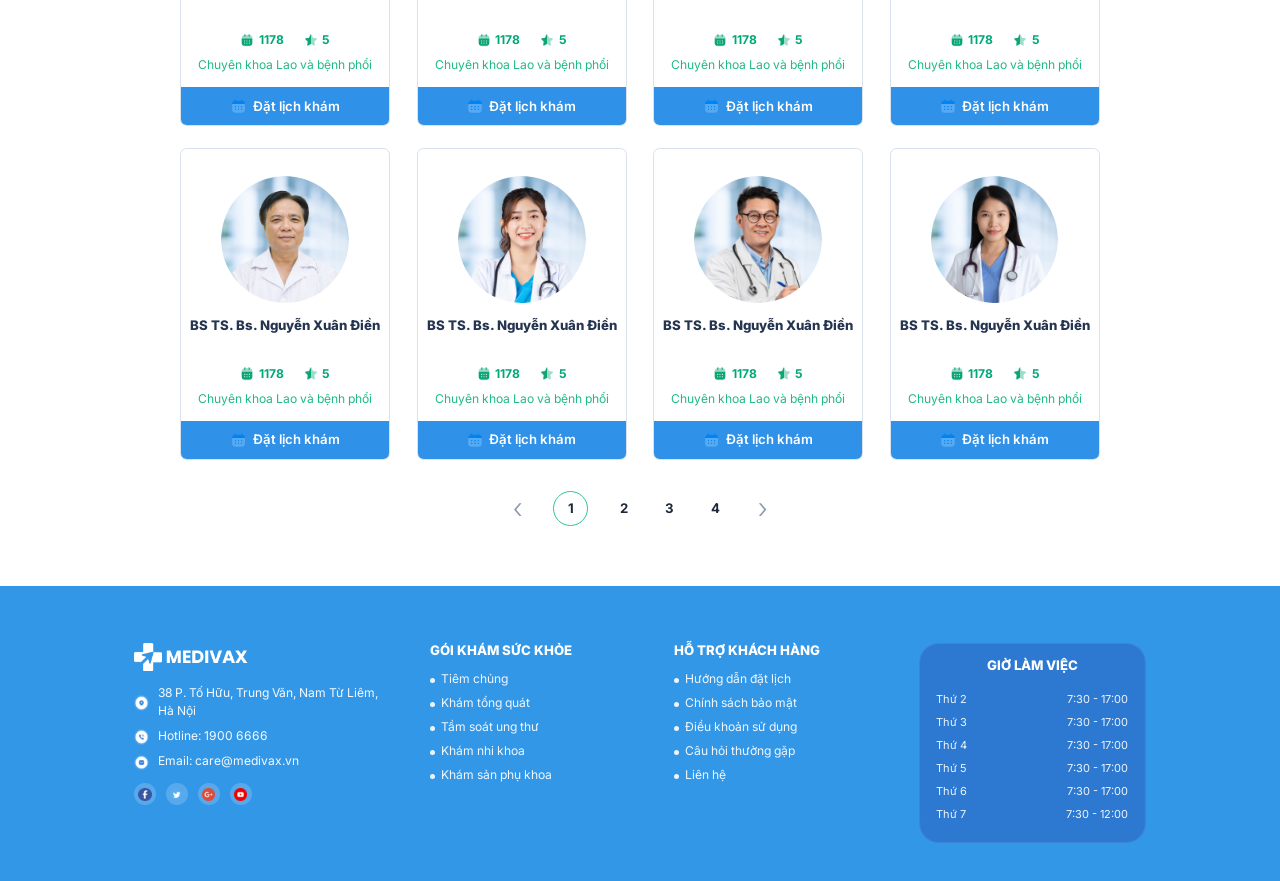
<file: bacsi.html>
<!doctype html>
<html lang="vi">
  <head>
    <meta charset="UTF-8" />
    <meta name="viewport" content="width=device-width, initial-scale=1.0" />
    <title>Đội ngũ bác sĩ - Medivax</title>
    <link
      href="https://cdn.jsdelivr.net/npm/bootstrap@5.3.3/dist/css/bootstrap.min.css"
      rel="stylesheet"
    />
    <link rel="stylesheet" href="assets/css/style.css" />
  </head>
  <body>
    <header class="site-header">
      <div class="top-header">
        <div class="container top-header-inner">
          <a href="index.html" class="brand" aria-label="Trang chủ Medivax">
            <img src="assets/image/logo.png" alt="Medivax" class="brand-mark" />
          </a>
          <button
            type="button"
            class="mobile-nav-trigger"
            aria-label="Mở menu"
            aria-expanded="false"
            aria-controls="main-navigation"
          >
            Menu
          </button>

          <form class="search-box" role="search">
            <input
              type="search"
              name="q"
              placeholder="Tìm tên vắc xin..."
              aria-label="Tìm kiếm vắc xin"
            />
            <button type="submit" class="search-btn" aria-label="Tìm kiếm">
              <img src="assets/image/Search.png" alt="Tìm" />
            </button>
          </form>

          <div class="header-actions">
            <a href="#" class="action-link action-login">
              <img src="assets/image/cart.png" alt="" class="icon-cart" />
              Đăng nhập
            </a>
            <a href="#" class="action-link action-cart" aria-label="Giỏ hàng">
              <img
                src="assets/image/cart.png"
                alt="Giỏ hàng"
                class="icon-cart"
              />
              Giỏ hàng
            </a>
          </div>
        </div>
      </div>

      <nav class="main-nav" id="main-navigation">
        <div class="container">
          <ul class="nav-links">
            <li><a href="index.html">Trang chủ</a></li>
            <li class="dropdown">
              <a href="javascript:void(0)" class="dropdown-toggle" role="button" data-bs-toggle="dropdown" aria-expanded="false"
                >Đặt lịch khám <span aria-hidden="true">⌄</span></a
              >
              <ul class="dropdown-menu" aria-label="Đặt lịch khám">
                <li><a class="dropdown-item" href="cosoyte.html">Cơ sở y tế</a></li>
                <li><a class="dropdown-item" href="chuyenkhoa.html">Chuyên khoa</a></li>
                <li><a class="dropdown-item" href="bacsi.html">Bác sĩ</a></li>
              </ul>
            </li>
            <li><a href="hoiapbacsi.html">Hỏi đáp bác sĩ</a></li>
            <li><a href="camnangyte.html">Cẩm nang</a></li>
            <li><a href="javascript:void(0)">Tin tức</a></li>
          </ul>
        </div>
      </nav>
    </header>

    <main class="doctor-list-page">
      <section class="doctor-list-hero" aria-labelledby="doctor-list-title">
        <div class="container">
          <h1 id="doctor-list-title">Đặt khám tại Medivax</h1>
          <p>
            Để được tiếp đón ưu tiên, không chờ đợi tại các bệnh viện, phòng
            khám hàng đầu
          </p>
          <form class="doctor-search" role="search">
            <div class="doctor-search__bar">
              <div class="doctor-search__keyword">
                <img src="assets/image/Search.png" alt="" />
                <input
                  type="search"
                  placeholder="Tìm triệu chứng, chuyên khoa, tên bệnh viện, phòng khám"
                  aria-label="Tìm bác sĩ"
                />
              </div>
              <div class="doctor-search__divider" aria-hidden="true"></div>
              <label class="doctor-search__location">
                <span>Địa điểm</span>
                <select aria-label="Địa điểm"></select>
              </label>
            </div>
          </form>
        </div>
      </section>

      <section class="doctor-list-section">
        <div class="container">
          <div class="doctor-list-toolbar">
            <h2>Chọn bác sĩ</h2>
            <div class="doctor-filters">
              <label>
                <span>Chuyên khoa:</span>
                <select aria-label="Chuyên khoa">
                  <option>Tất cả chuyên khoa</option>
                  <option>Nhi khoa</option>
                  <option>Sản phụ khoa</option>
                  <option>Nội tổng quát</option>
                </select>
              </label>
              <label>
                <span>Hình thức khám:</span>
                <select aria-label="Hình thức khám">
                  <option>Tất cả</option>
                  <option>Khám tại viện</option>
                  <option>Khám tại nhà</option>
                </select>
              </label>
            </div>
          </div>

        <div class="doctor-row row row-cols-1 row-cols-sm-2 row-cols-lg-4 gx-3 gx-md-4 gy-design-20">
            <article
              class="doctor-card"
              onclick="location.href = 'bacsichi.html?id=1'"
            >
              <div class="doctor-card__avatar">
                <img
                  src="assets/image/bacsi1.png"
                  alt="BS TS. Bs. Nguyễn Xuân Điền"
                />
              </div>
              <h3 class="doctor-card__name">BS TS. Bs. Nguyễn Xuân Điền</h3>
              <p class="doctor-card__specialty">Chuyên khoa Lao và bệnh phổi</p>
              <div class="doctor-card__stats">
                <span><img src="assets/image/Calendar1.png" alt="" />1178</span>
                <span><img src="assets/image/Star.png" alt="" />5</span>
              </div>
              <button type="button" class="doctor-card__cta">
                <img src="assets/image/Calendar.png" alt="" />Đặt lịch khám
              </button>
            </article>

            <article
              class="doctor-card"
              onclick="location.href = 'bacsichi.html?id=2'"
            >
              <div class="doctor-card__avatar">
                <img
                  src="assets/image/bacsi2.png"
                  alt="BS TS. Bs. Nguyễn Xuân Điền"
                />
              </div>
              <h3 class="doctor-card__name">BS TS. Bs. Nguyễn Xuân Điền</h3>
              <p class="doctor-card__specialty">Chuyên khoa Lao và bệnh phổi</p>
              <div class="doctor-card__stats">
                <span><img src="assets/image/Calendar1.png" alt="" />1178</span>
                <span><img src="assets/image/Star.png" alt="" />5</span>
              </div>
              <button type="button" class="doctor-card__cta">
                <img src="assets/image/Calendar.png" alt="" />Đặt lịch khám
              </button>
            </article>

            <article
              class="doctor-card"
              onclick="location.href = 'bacsichi.html?id=3'"
            >
              <div class="doctor-card__avatar">
                <img
                  src="assets/image/bacsi3.png"
                  alt="BS TS. Bs. Nguyễn Xuân Điền"
                />
              </div>
              <h3 class="doctor-card__name">BS TS. Bs. Nguyễn Xuân Điền</h3>
              <p class="doctor-card__specialty">Chuyên khoa Lao và bệnh phổi</p>
              <div class="doctor-card__stats">
                <span><img src="assets/image/Calendar1.png" alt="" />1178</span>
                <span><img src="assets/image/Star.png" alt="" />5</span>
              </div>
              <button type="button" class="doctor-card__cta">
                <img src="assets/image/Calendar.png" alt="" />Đặt lịch khám
              </button>
            </article>

            <article
              class="doctor-card"
              onclick="location.href = 'bacsichi.html?id=4'"
            >
              <div class="doctor-card__avatar">
                <img
                  src="assets/image/bacsi4.png"
                  alt="BS TS. Bs. Nguyễn Xuân Điền"
                />
              </div>
              <h3 class="doctor-card__name">BS TS. Bs. Nguyễn Xuân Điền</h3>
              <p class="doctor-card__specialty">Chuyên khoa Lao và bệnh phổi</p>
              <div class="doctor-card__stats">
                <span><img src="assets/image/Calendar1.png" alt="" />1178</span>
                <span><img src="assets/image/Star.png" alt="" />5</span>
              </div>
              <button type="button" class="doctor-card__cta">
                <img src="assets/image/Calendar.png" alt="" />Đặt lịch khám
              </button>
            </article>
            <article
              class="doctor-card"
              onclick="location.href = 'bacsichi.html?id=1'"
            >
              <div class="doctor-card__avatar">
                <img
                  src="assets/image/bacsi1.png"
                  alt="BS TS. Bs. Nguyễn Xuân Điền"
                />
              </div>
              <h3 class="doctor-card__name">BS TS. Bs. Nguyễn Xuân Điền</h3>
              <p class="doctor-card__specialty">Chuyên khoa Lao và bệnh phổi</p>
              <div class="doctor-card__stats">
                <span><img src="assets/image/Calendar1.png" alt="" />1178</span>
                <span><img src="assets/image/Star.png" alt="" />5</span>
              </div>
              <button type="button" class="doctor-card__cta">
                <img src="assets/image/Calendar.png" alt="" />Đặt lịch khám
              </button>
            </article>

            <article
              class="doctor-card"
              onclick="location.href = 'bacsichi.html?id=2'"
            >
              <div class="doctor-card__avatar">
                <img
                  src="assets/image/bacsi2.png"
                  alt="BS TS. Bs. Nguyễn Xuân Điền"
                />
              </div>
              <h3 class="doctor-card__name">BS TS. Bs. Nguyễn Xuân Điền</h3>
              <p class="doctor-card__specialty">Chuyên khoa Lao và bệnh phổi</p>
              <div class="doctor-card__stats">
                <span><img src="assets/image/Calendar1.png" alt="" />1178</span>
                <span><img src="assets/image/Star.png" alt="" />5</span>
              </div>
              <button type="button" class="doctor-card__cta">
                <img src="assets/image/Calendar.png" alt="" />Đặt lịch khám
              </button>
            </article>

            <article
              class="doctor-card"
              onclick="location.href = 'bacsichi.html?id=3'"
            >
              <div class="doctor-card__avatar">
                <img
                  src="assets/image/bacsi3.png"
                  alt="BS TS. Bs. Nguyễn Xuân Điền"
                />
              </div>
              <h3 class="doctor-card__name">BS TS. Bs. Nguyễn Xuân Điền</h3>
              <p class="doctor-card__specialty">Chuyên khoa Lao và bệnh phổi</p>
              <div class="doctor-card__stats">
                <span><img src="assets/image/Calendar1.png" alt="" />1178</span>
                <span><img src="assets/image/Star.png" alt="" />5</span>
              </div>
              <button type="button" class="doctor-card__cta">
                <img src="assets/image/Calendar.png" alt="" />Đặt lịch khám
              </button>
            </article>

            <article
              class="doctor-card"
              onclick="location.href = 'bacsichi.html?id=4'"
            >
              <div class="doctor-card__avatar">
                <img
                  src="assets/image/bacsi4.png"
                  alt="BS TS. Bs. Nguyễn Xuân Điền"
                />
              </div>
              <h3 class="doctor-card__name">BS TS. Bs. Nguyễn Xuân Điền</h3>
              <p class="doctor-card__specialty">Chuyên khoa Lao và bệnh phổi</p>
              <div class="doctor-card__stats">
                <span><img src="assets/image/Calendar1.png" alt="" />1178</span>
                <span><img src="assets/image/Star.png" alt="" />5</span>
              </div>
              <button type="button" class="doctor-card__cta">
                <img src="assets/image/Calendar.png" alt="" />Đặt lịch khám
              </button>
            </article>
            <article
              class="doctor-card"
              onclick="location.href = 'bacsichi.html?id=1'"
            >
              <div class="doctor-card__avatar">
                <img
                  src="assets/image/bacsi1.png"
                  alt="BS TS. Bs. Nguyễn Xuân Điền"
                />
              </div>
              <h3 class="doctor-card__name">BS TS. Bs. Nguyễn Xuân Điền</h3>
              <p class="doctor-card__specialty">Chuyên khoa Lao và bệnh phổi</p>
              <div class="doctor-card__stats">
                <span><img src="assets/image/Calendar1.png" alt="" />1178</span>
                <span><img src="assets/image/Star.png" alt="" />5</span>
              </div>
              <button type="button" class="doctor-card__cta">
                <img src="assets/image/Calendar.png" alt="" />Đặt lịch khám
              </button>
            </article>

            <article
              class="doctor-card"
              onclick="location.href = 'bacsichi.html?id=2'"
            >
              <div class="doctor-card__avatar">
                <img
                  src="assets/image/bacsi2.png"
                  alt="BS TS. Bs. Nguyễn Xuân Điền"
                />
              </div>
              <h3 class="doctor-card__name">BS TS. Bs. Nguyễn Xuân Điền</h3>
              <p class="doctor-card__specialty">Chuyên khoa Lao và bệnh phổi</p>
              <div class="doctor-card__stats">
                <span><img src="assets/image/Calendar1.png" alt="" />1178</span>
                <span><img src="assets/image/Star.png" alt="" />5</span>
              </div>
              <button type="button" class="doctor-card__cta">
                <img src="assets/image/Calendar.png" alt="" />Đặt lịch khám
              </button>
            </article>

            <article
              class="doctor-card"
              onclick="location.href = 'bacsichi.html?id=3'"
            >
              <div class="doctor-card__avatar">
                <img
                  src="assets/image/bacsi3.png"
                  alt="BS TS. Bs. Nguyễn Xuân Điền"
                />
              </div>
              <h3 class="doctor-card__name">BS TS. Bs. Nguyễn Xuân Điền</h3>
              <p class="doctor-card__specialty">Chuyên khoa Lao và bệnh phổi</p>
              <div class="doctor-card__stats">
                <span><img src="assets/image/Calendar1.png" alt="" />1178</span>
                <span><img src="assets/image/Star.png" alt="" />5</span>
              </div>
              <button type="button" class="doctor-card__cta">
                <img src="assets/image/Calendar.png" alt="" />Đặt lịch khám
              </button>
            </article>

            <article
              class="doctor-card"
              onclick="location.href = 'bacsichi.html?id=4'"
            >
              <div class="doctor-card__avatar">
                <img
                  src="assets/image/bacsi4.png"
                  alt="BS TS. Bs. Nguyễn Xuân Điền"
                />
              </div>
              <h3 class="doctor-card__name">BS TS. Bs. Nguyễn Xuân Điền</h3>
              <p class="doctor-card__specialty">Chuyên khoa Lao và bệnh phổi</p>
              <div class="doctor-card__stats">
                <span><img src="assets/image/Calendar1.png" alt="" />1178</span>
                <span><img src="assets/image/Star.png" alt="" />5</span>
              </div>
              <button type="button" class="doctor-card__cta">
                <img src="assets/image/Calendar.png" alt="" />Đặt lịch khám
              </button>
            </article>
            <article
              class="doctor-card"
              onclick="location.href = 'bacsichi.html?id=1'"
            >
              <div class="doctor-card__avatar">
                <img
                  src="assets/image/bacsi1.png"
                  alt="BS TS. Bs. Nguyễn Xuân Điền"
                />
              </div>
              <h3 class="doctor-card__name">BS TS. Bs. Nguyễn Xuân Điền</h3>
              <p class="doctor-card__specialty">Chuyên khoa Lao và bệnh phổi</p>
              <div class="doctor-card__stats">
                <span><img src="assets/image/Calendar1.png" alt="" />1178</span>
                <span><img src="assets/image/Star.png" alt="" />5</span>
              </div>
              <button type="button" class="doctor-card__cta">
                <img src="assets/image/Calendar.png" alt="" />Đặt lịch khám
              </button>
            </article>

            <article
              class="doctor-card"
              onclick="location.href = 'bacsichi.html?id=2'"
            >
              <div class="doctor-card__avatar">
                <img
                  src="assets/image/bacsi2.png"
                  alt="BS TS. Bs. Nguyễn Xuân Điền"
                />
              </div>
              <h3 class="doctor-card__name">BS TS. Bs. Nguyễn Xuân Điền</h3>
              <p class="doctor-card__specialty">Chuyên khoa Lao và bệnh phổi</p>
              <div class="doctor-card__stats">
                <span><img src="assets/image/Calendar1.png" alt="" />1178</span>
                <span><img src="assets/image/Star.png" alt="" />5</span>
              </div>
              <button type="button" class="doctor-card__cta">
                <img src="assets/image/Calendar.png" alt="" />Đặt lịch khám
              </button>
            </article>

            <article
              class="doctor-card"
              onclick="location.href = 'bacsichi.html?id=3'"
            >
              <div class="doctor-card__avatar">
                <img
                  src="assets/image/bacsi3.png"
                  alt="BS TS. Bs. Nguyễn Xuân Điền"
                />
              </div>
              <h3 class="doctor-card__name">BS TS. Bs. Nguyễn Xuân Điền</h3>
              <p class="doctor-card__specialty">Chuyên khoa Lao và bệnh phổi</p>
              <div class="doctor-card__stats">
                <span><img src="assets/image/Calendar1.png" alt="" />1178</span>
                <span><img src="assets/image/Star.png" alt="" />5</span>
              </div>
              <button type="button" class="doctor-card__cta">
                <img src="assets/image/Calendar.png" alt="" />Đặt lịch khám
              </button>
            </article>

            <article
              class="doctor-card"
              onclick="location.href = 'bacsichi.html?id=4'"
            >
              <div class="doctor-card__avatar">
                <img
                  src="assets/image/bacsi4.png"
                  alt="BS TS. Bs. Nguyễn Xuân Điền"
                />
              </div>
              <h3 class="doctor-card__name">BS TS. Bs. Nguyễn Xuân Điền</h3>
              <p class="doctor-card__specialty">Chuyên khoa Lao và bệnh phổi</p>
              <div class="doctor-card__stats">
                <span><img src="assets/image/Calendar1.png" alt="" />1178</span>
                <span><img src="assets/image/Star.png" alt="" />5</span>
              </div>
              <button type="button" class="doctor-card__cta">
                <img src="assets/image/Calendar.png" alt="" />Đặt lịch khám
              </button>
            </article>

            <article
              class="doctor-card"
              onclick="location.href = 'bacsichi.html?id=5'"
            >
              <div class="doctor-card__avatar">
                <img
                  src="assets/image/bacsi1.png"
                  alt="BS TS. Bs. Nguyễn Xuân Điền"
                />
              </div>
              <h3 class="doctor-card__name">BS TS. Bs. Nguyễn Xuân Điền</h3>
              <p class="doctor-card__specialty">Chuyên khoa Lao và bệnh phổi</p>
              <div class="doctor-card__stats">
                <span><img src="assets/image/Calendar1.png" alt="" />1178</span>
                <span><img src="assets/image/Star.png" alt="" />5</span>
              </div>
              <button type="button" class="doctor-card__cta">
                <img src="assets/image/Calendar.png" alt="" />Đặt lịch khám
              </button>
            </article>

            <article
              class="doctor-card"
              onclick="location.href = 'bacsichi.html?id=6'"
            >
              <div class="doctor-card__avatar">
                <img
                  src="assets/image/bacsi2.png"
                  alt="BS TS. Bs. Nguyễn Xuân Điền"
                />
              </div>
              <h3 class="doctor-card__name">BS TS. Bs. Nguyễn Xuân Điền</h3>
              <p class="doctor-card__specialty">Chuyên khoa Lao và bệnh phổi</p>
              <div class="doctor-card__stats">
                <span><img src="assets/image/Calendar1.png" alt="" />1178</span>
                <span><img src="assets/image/Star.png" alt="" />5</span>
              </div>
              <button type="button" class="doctor-card__cta">
                <img src="assets/image/Calendar.png" alt="" />Đặt lịch khám
              </button>
            </article>

            <article
              class="doctor-card"
              onclick="location.href = 'bacsichi.html?id=7'"
            >
              <div class="doctor-card__avatar">
                <img
                  src="assets/image/bacsi3.png"
                  alt="BS TS. Bs. Nguyễn Xuân Điền"
                />
              </div>
              <h3 class="doctor-card__name">BS TS. Bs. Nguyễn Xuân Điền</h3>
              <p class="doctor-card__specialty">Chuyên khoa Lao và bệnh phổi</p>
              <div class="doctor-card__stats">
                <span><img src="assets/image/Calendar1.png" alt="" />1178</span>
                <span><img src="assets/image/Star.png" alt="" />5</span>
              </div>
              <button type="button" class="doctor-card__cta">
                <img src="assets/image/Calendar.png" alt="" />Đặt lịch khám
              </button>
            </article>

            <article
              class="doctor-card"
              onclick="location.href = 'bacsichi.html?id=8'"
            >
              <div class="doctor-card__avatar">
                <img
                  src="assets/image/bacsi4.png"
                  alt="BS TS. Bs. Nguyễn Xuân Điền"
                />
              </div>
              <h3 class="doctor-card__name">BS TS. Bs. Nguyễn Xuân Điền</h3>
              <p class="doctor-card__specialty">Chuyên khoa Lao và bệnh phổi</p>
              <div class="doctor-card__stats">
                <span><img src="assets/image/Calendar1.png" alt="" />1178</span>
                <span><img src="assets/image/Star.png" alt="" />5</span>
              </div>
              <button type="button" class="doctor-card__cta">
                <img src="assets/image/Calendar.png" alt="" />Đặt lịch khám
              </button>
            </article>
          </div>

          <nav class="facility-pagination" aria-label="Phân trang bác sĩ">
            <a href="#" aria-label="Trang trước">‹</a>
            <a href="#" class="active" aria-current="page">1</a>
            <a href="#">2</a>
            <a href="#">3</a>
            <a href="#">4</a>
            <a href="#" aria-label="Trang sau">›</a>
          </nav>
        </div>
      </section>
    </main>

    <footer class="site-footer">
      <div class="container footer-row footer-row--figma row gx-3 gx-md-4 gy-design-20">
        <div class="footer-brand-col col-12 col-sm-6 col-lg-3">
          <a href="index.html" class="footer-logo" aria-label="Medivax">
            <img src="assets/image/logo.png" alt="Medivax" />
          </a>
          <ul class="footer-contact-list">
            <li>
              <img src="assets/image/icon3.png" alt="" />
              <span>38 P. Tố Hữu, Trung Văn, Nam Từ Liêm, Hà Nội</span>
            </li>
            <li>
              <img src="assets/image/icon.png" alt="" />
              <span>Hotline: 1900 6666</span>
            </li>
            <li>
              <img src="assets/image/icon2.png" alt="" />
              <span>Email: care@medivax.vn</span>
            </li>
          </ul>
          <div class="footer-socials" aria-label="Mạng xã hội">
            <a href="#" aria-label="Facebook"
              ><img src="assets/image/fb.png" alt=""
            /></a>
            <a href="#" aria-label="Twitter"
              ><img src="assets/image/tw.png" alt=""
            /></a>
            <a href="#" aria-label="Gmail"
              ><img src="assets/image/gmail.png" alt=""
            /></a>
            <a href="#" aria-label="Youtube"
              ><img src="assets/image/yt.png" alt=""
            /></a>
          </div>
        </div>
        <div class="footer-link-col col-12 col-sm-6 col-lg-3">
          <strong>GÓI KHÁM SỨC KHỎE</strong>
          <a href="#">Tiêm chủng</a>
          <a href="#">Khám tổng quát</a>
          <a href="#">Tầm soát ung thư</a>
          <a href="#">Khám nhi khoa</a>
          <a href="#">Khám sản phụ khoa</a>
        </div>
        <div class="footer-link-col col-12 col-sm-6 col-lg-3">
          <strong>HỖ TRỢ KHÁCH HÀNG</strong>
          <a href="#">Hướng dẫn đặt lịch</a>
          <a href="#">Chính sách bảo mật</a>
          <a href="#">Điều khoản sử dụng</a>
          <a href="#">Câu hỏi thường gặp</a>
          <a href="#">Liên hệ</a>
        </div>
        <div class="footer-hours-card col-12 col-sm-6 col-lg-3">
          <strong>GIỜ LÀM VIỆC</strong>
          <div class="footer-hours-row">
            <span>Thứ 2</span><span>7:30 - 17:00</span>
          </div>
          <div class="footer-hours-row">
            <span>Thứ 3</span><span>7:30 - 17:00</span>
          </div>
          <div class="footer-hours-row">
            <span>Thứ 4</span><span>7:30 - 17:00</span>
          </div>
          <div class="footer-hours-row">
            <span>Thứ 5</span><span>7:30 - 17:00</span>
          </div>
          <div class="footer-hours-row">
            <span>Thứ 6</span><span>7:30 - 17:00</span>
          </div>
          <div class="footer-hours-row">
            <span>Thứ 7</span><span>7:30 - 12:00</span>
          </div>
        </div>
      </div>
    </footer>

    <div class="floating-contact floating-contact--left">
      <a href="tel:0956466268" class="floating-hotline">
        <img src="assets/image/Phone Calling.png" alt="" />
        <span>0956 46 62 68</span>
      </a>
    </div>
    <div class="floating-contact floating-contact--right">
      <a href="#" class="floating-circle" aria-label="Lên đầu trang">
        <img src="assets/image/Vector.png" alt="" />
      </a>
      <a
        href="#"
        class="floating-circle floating-circle--green"
        aria-label="Tư vấn"
      >
        <img src="assets/image/facebook MSG.png" alt="" />
      </a>
    </div>

    <script src="https://cdn.jsdelivr.net/npm/bootstrap@5.3.3/dist/js/bootstrap.bundle.min.js"></script>
    <script src="assets/js/script.js"></script>
  </body>
</html>
</file>
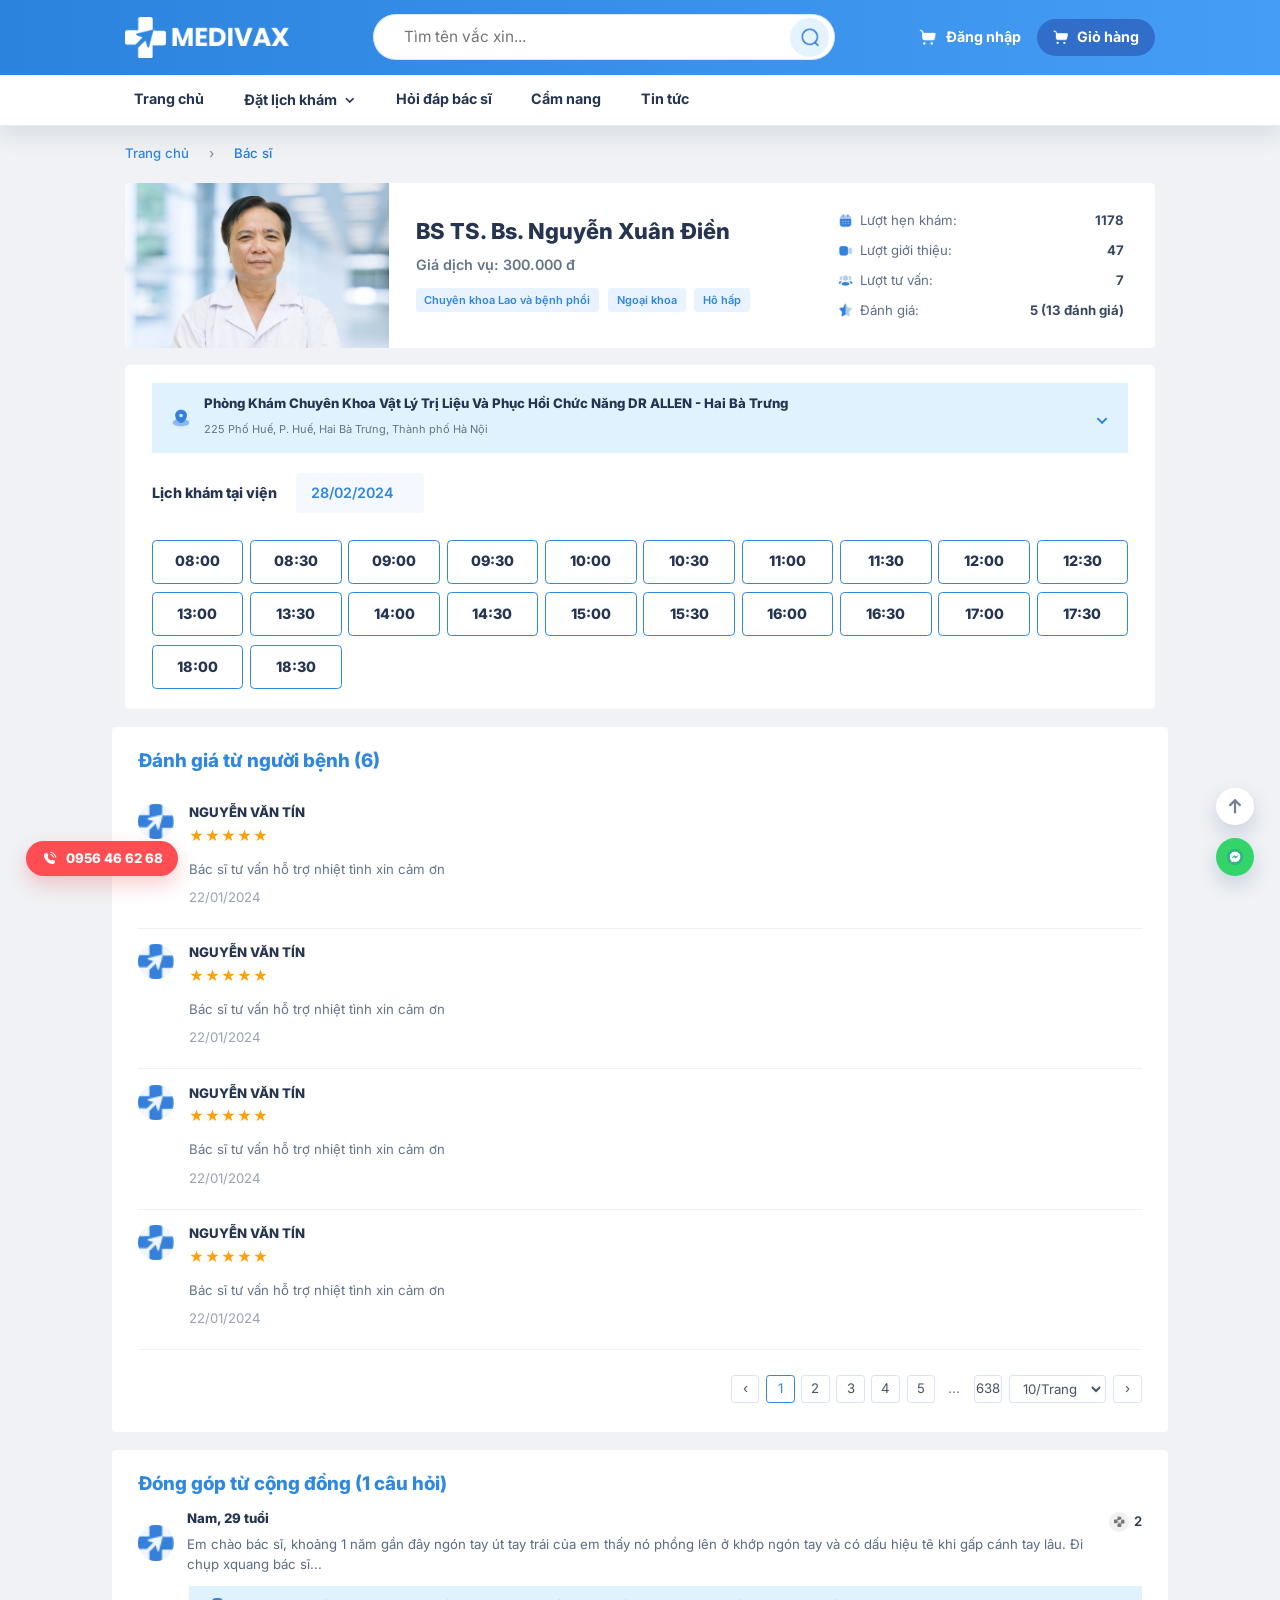
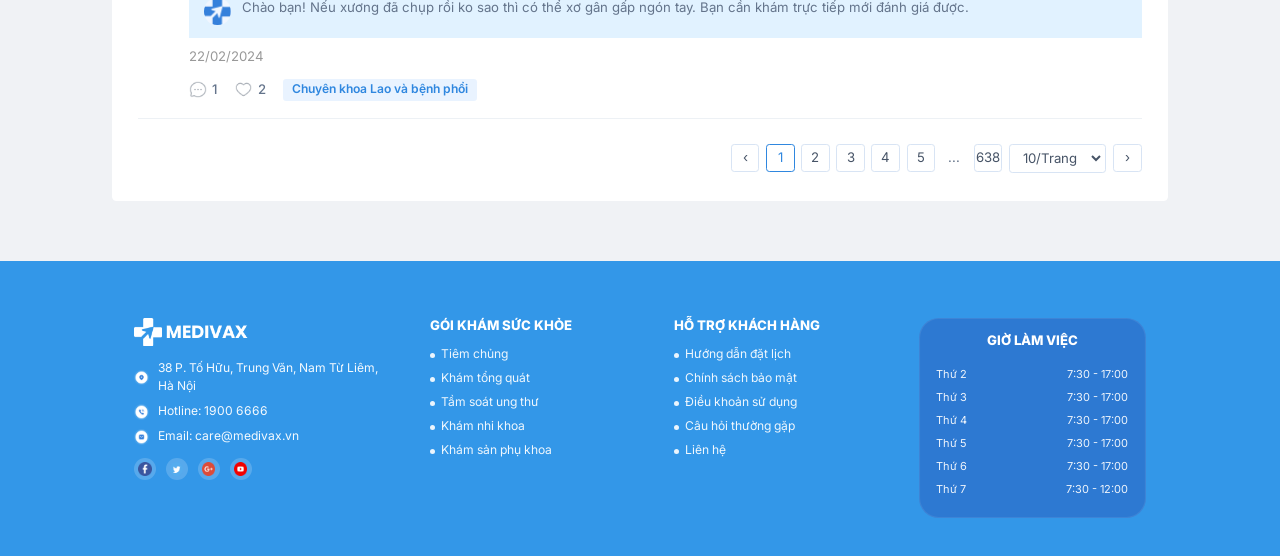
<file: bacsichi.html>
<!doctype html>
<html lang="vi">
  <head>
    <meta charset="UTF-8" />
    <meta name="viewport" content="width=device-width, initial-scale=1.0" />
    <title>Hồ sơ bác sĩ - Medivax</title>
    <link
      href="https://cdn.jsdelivr.net/npm/bootstrap@5.3.3/dist/css/bootstrap.min.css"
      rel="stylesheet"
    />
    <link rel="stylesheet" href="assets/css/style.css" />
  </head>
  <body>
    <header class="site-header">
      <div class="top-header">
        <div class="container top-header-inner">
          <a href="index.html" class="brand" aria-label="Trang chủ Medivax">
            <img src="assets/image/logo.png" alt="Medivax" class="brand-mark" />
          </a>
          <button
            type="button"
            class="mobile-nav-trigger"
            aria-label="Mở menu"
            aria-expanded="false"
            aria-controls="main-navigation"
          >
            Menu
          </button>

          <form class="search-box" role="search">
            <input
              type="search"
              name="q"
              placeholder="Tìm tên vắc xin..."
              aria-label="Tìm kiếm vắc xin"
            />
            <button type="submit" class="search-btn" aria-label="Tìm kiếm">
              <img src="assets/image/Search.png" alt="Tìm" />
            </button>
          </form>

          <div class="header-actions">
            <a href="#" class="action-link action-login">
              <img src="assets/image/cart.png" alt="" class="icon-cart" />
              Đăng nhập
            </a>
            <a href="#" class="action-link action-cart" aria-label="Giỏ hàng">
              <img
                src="assets/image/cart.png"
                alt="Giỏ hàng"
                class="icon-cart"
              />
              Giỏ hàng
            </a>
          </div>
        </div>
      </div>

      <nav class="main-nav" id="main-navigation">
        <div class="container">
          <ul class="nav-links">
            <li><a href="index.html">Trang chủ</a></li>
            <li class="dropdown">
              <a href="javascript:void(0)" class="dropdown-toggle" role="button" data-bs-toggle="dropdown" aria-expanded="false"
                >Đặt lịch khám <span aria-hidden="true">⌄</span></a
              >
              <ul class="dropdown-menu" aria-label="Đặt lịch khám">
                <li><a class="dropdown-item" href="cosoyte.html">Cơ sở y tế</a></li>
                <li><a class="dropdown-item" href="chuyenkhoa.html">Chuyên khoa</a></li>
                <li><a class="dropdown-item" href="bacsi.html">Bác sĩ</a></li>
              </ul>
            </li>
            <li><a href="hoiapbacsi.html">Hỏi đáp bác sĩ</a></li>
            <li><a href="camnangyte.html">Cẩm nang</a></li>
            <li><a href="javascript:void(0)">Tin tức</a></li>
          </ul>
        </div>
      </nav>
    </header>

    <main class="doctor-detail-page">
      <section class="doctor-detail-hero">
        <div class="container">
          <nav class="detail-breadcrumb" aria-label="Đường dẫn">
            <a href="index.html">Trang chủ</a>
            <span>›</span>
            <a href="bacsi.html">Bác sĩ</a>
          </nav>

          <div class="doctor-detail-card row gx-3 gx-md-4 gy-design-20">
            <div class="doctor-detail-card__media col-12 col-md-4">
              <img
                src="assets/image/profile_bacsi.png"
                alt="BS TS. Bs. Nguyễn Xuân Điền"
              />
            </div>
            <div class="doctor-detail-card__body col-12 col-md-5">
              <h1>BS TS. Bs. Nguyễn Xuân Điền</h1>
              <p class="doctor-detail-subtitle">Giá dịch vụ: 300.000 đ</p>
              <div class="doctor-detail-tags">
                <span>Chuyên khoa Lao và bệnh phổi</span>
                <span>Ngoại khoa</span>
                <span>Hô hấp</span>
              </div>
            </div>
            <div class="doctor-detail-card__stats col-12 col-md-3">
              <div class="doctor-stat-line">
                <img src="assets/image/Calendar2.png" alt="" /><span
                  >Lượt hẹn khám:</span
                ><strong>1178</strong>
              </div>
              <div class="doctor-stat-line">
                <img src="assets/image/Video.png" alt="" /><span
                  >Lượt giới thiệu:</span
                ><strong>47</strong>
              </div>
              <div class="doctor-stat-line">
                <img src="assets/image/3 User.png" alt="" /><span
                  >Lượt tư vấn:</span
                ><strong>7</strong>
              </div>
              <div class="doctor-stat-line">
                <img src="assets/image/Star2.png" alt="" /><span>Đánh giá:</span
                ><strong>5 (13 đánh giá)</strong>
              </div>
            </div>
          </div>
        </div>
      </section>

      <section class="doctor-schedule-section">
        <div class="container">
          <div class="doctor-schedule-card">
            <div class="doctor-schedule-head">
              <div class="doctor-schedule-location">
                <img src="assets/image/Map Point Wave.png" alt="" />
                <div>
                  <p>
                    Phòng Khám Chuyên Khoa Vật Lý Trị Liệu Và Phục Hồi Chức Năng
                    DR ALLEN - Hai Bà Trưng
                  </p>
                  <span
                    >225 Phố Huế, P. Huế, Hai Bà Trưng, Thành phố Hà Nội</span
                  >
                </div>
              </div>
              <button
                type="button"
                class="doctor-schedule-toggle"
                aria-label="Thu gọn"
              >
                ⌄
              </button>
            </div>
            <div class="doctor-schedule-body">
              <div class="doctor-schedule-date">
                <span>Lịch khám tại viện</span>
                <strong class="doctor-schedule-date__pill">28/02/2024</strong>
              </div>
          <div class="doctor-time-row row row-cols-3 row-cols-md-5 row-cols-xl-10 g-2">
                <button type="button" class="time-slot">08:00</button>
                <button type="button" class="time-slot">08:30</button>
                <button type="button" class="time-slot">09:00</button>
                <button type="button" class="time-slot">09:30</button>
                <button type="button" class="time-slot">10:00</button>
                <button type="button" class="time-slot">10:30</button>
                <button type="button" class="time-slot">11:00</button>
                <button type="button" class="time-slot">11:30</button>
                <button type="button" class="time-slot">12:00</button>
                <button type="button" class="time-slot">12:30</button>
                <button type="button" class="time-slot">13:00</button>
                <button type="button" class="time-slot">13:30</button>
                <button type="button" class="time-slot">14:00</button>
                <button type="button" class="time-slot">14:30</button>
                <button type="button" class="time-slot">15:00</button>
                <button type="button" class="time-slot">15:30</button>
                <button type="button" class="time-slot">16:00</button>
                <button type="button" class="time-slot">16:30</button>
                <button type="button" class="time-slot">17:00</button>
                <button type="button" class="time-slot">17:30</button>
                <button type="button" class="time-slot">18:00</button>
                <button type="button" class="time-slot">18:30</button>
              </div>
            </div>
          </div>
        </div>
      </section>

      <section class="doctor-review-section">
        <div class="container">
          <h2>Đánh giá từ người bệnh (6)</h2>
          <div class="doctor-review-list">
            <article class="doctor-review-card">
              <div class="doctor-review-head">
                <img src="assets/image/Ellipse 739.png" alt="" />
                <div>
                  <h3>Nguyễn Văn Tín</h3>
                  <div class="doctor-review-stars">★★★★★</div>
                </div>
              </div>
              <p>Bác sĩ tư vấn hỗ trợ nhiệt tình xin cảm ơn</p>
              <span class="doctor-review-date">22/01/2024</span>
            </article>
            <article class="doctor-review-card">
              <div class="doctor-review-head">
                <img src="assets/image/Ellipse 739.png" alt="" />
                <div>
                  <h3>Nguyễn Văn Tín</h3>
                  <div class="doctor-review-stars">★★★★★</div>
                </div>
              </div>
              <p>Bác sĩ tư vấn hỗ trợ nhiệt tình xin cảm ơn</p>
              <span class="doctor-review-date">22/01/2024</span>
            </article>
            <article class="doctor-review-card">
              <div class="doctor-review-head">
                <img src="assets/image/Ellipse 739.png" alt="" />
                <div>
                  <h3>Nguyễn Văn Tín</h3>
                  <div class="doctor-review-stars">★★★★★</div>
                </div>
              </div>
              <p>Bác sĩ tư vấn hỗ trợ nhiệt tình xin cảm ơn</p>
              <span class="doctor-review-date">22/01/2024</span>
            </article>
            <article class="doctor-review-card">
              <div class="doctor-review-head">
                <img src="assets/image/Ellipse 739.png" alt="" />
                <div>
                  <h3>Nguyễn Văn Tín</h3>
                  <div class="doctor-review-stars">★★★★★</div>
                </div>
              </div>
              <p>Bác sĩ tư vấn hỗ trợ nhiệt tình xin cảm ơn</p>
              <span class="doctor-review-date">22/01/2024</span>
            </article>
          </div>
          <nav class="review-pagination" aria-label="Phân trang đánh giá">
            <a href="#" aria-label="Trang trước">‹</a>
            <a href="#" class="active" aria-current="page">1</a>
            <a href="#">2</a>
            <a href="#">3</a>
            <a href="#">4</a>
            <a href="#">5</a>
            <span class="pagination-ellipsis">...</span>
            <a href="#">638</a>
            <label class="pagination-size">
              <select aria-label="Số lượng mỗi trang">
                <option>10/Trang</option>
                <option>20/Trang</option>
                <option>50/Trang</option>
              </select>
            </label>
            <a href="#" aria-label="Trang sau">›</a>
          </nav>
        </div>
      </section>

      <section class="doctor-community-section">
        <div class="container">
          <h2>Đóng góp từ cộng đồng (1 câu hỏi)</h2>
          <article class="community-card">
            <div class="community-card__head">
              <img src="assets/image/Ellipse 739.png" alt="" />
              <div>
                <h3>Nam, 29 tuổi</h3>
                <p>
                  Em chào bác sĩ, khoảng 1 năm gần đây ngón tay út tay trái của
                  em thấy nó phồng lên ở khớp ngón tay và có dấu hiệu tê khi gấp
                  cánh tay lâu. Đi chụp xquang bác sĩ...
                </p>
              </div>
              <span class="community-like"
                ><img src="assets/image/Ellipse 739.png" alt="" />2</span
              >
            </div>
            <div class="community-card__answer">
              <img src="assets/image/Ellipse 739.png" alt="" />
              <div>
                <p>
                  Chào bạn! Nếu xương đã chụp rồi ko sao thì có thể xơ gân gấp
                  ngón tay. Bạn cần khám trực tiếp mới đánh giá được.
                </p>
              </div>
            </div>
            <div class="community-card__footer">
              <span class="community-card__date">22/02/2024</span>
              <div class="community-card__meta">
                <span class="community-action community-action--comment">
                  <img src="assets/image/Chat Round Dots.png" alt="" />1
                </span>
                <span class="community-action community-action--heart">
                  <img src="assets/image/Heart.png" alt="" />2
                </span>
                <span class="community-card__tag"
                  >Chuyên khoa Lao và bệnh phổi</span
                >
              </div>
            </div>
          </article>
          <nav class="review-pagination" aria-label="Phân trang cộng đồng">
            <a href="#" aria-label="Trang trước">‹</a>
            <a href="#" class="active" aria-current="page">1</a>
            <a href="#">2</a>
            <a href="#">3</a>
            <a href="#">4</a>
            <a href="#">5</a>
            <span class="pagination-ellipsis">...</span>
            <a href="#">638</a>
            <label class="pagination-size">
              <select aria-label="Số lượng mỗi trang">
                <option>10/Trang</option>
                <option>20/Trang</option>
                <option>50/Trang</option>
              </select>
            </label>
            <a href="#" aria-label="Trang sau">›</a>
          </nav>
        </div>
      </section>
    </main>

    <script src="https://cdn.jsdelivr.net/npm/bootstrap@5.3.3/dist/js/bootstrap.bundle.min.js"></script>
    <script src="assets/js/script.js"></script>
    <footer class="site-footer">
      <div class="container footer-row footer-row--figma row gx-3 gx-md-4 gy-design-20">
        <div class="footer-brand-col col-12 col-sm-6 col-lg-3">
          <a href="index.html" class="footer-logo" aria-label="Medivax">
            <img src="assets/image/logo.png" alt="Medivax" />
          </a>
          <ul class="footer-contact-list">
            <li>
              <img src="assets/image/icon3.png" alt="" />
              <span>38 P. Tố Hữu, Trung Văn, Nam Từ Liêm, Hà Nội</span>
            </li>
            <li>
              <img src="assets/image/icon.png" alt="" />
              <span>Hotline: 1900 6666</span>
            </li>
            <li>
              <img src="assets/image/icon2.png" alt="" />
              <span>Email: care@medivax.vn</span>
            </li>
          </ul>
          <div class="footer-socials" aria-label="Mạng xã hội">
            <a href="#" aria-label="Facebook"
              ><img src="assets/image/fb.png" alt=""
            /></a>
            <a href="#" aria-label="Twitter"
              ><img src="assets/image/tw.png" alt=""
            /></a>
            <a href="#" aria-label="Gmail"
              ><img src="assets/image/gmail.png" alt=""
            /></a>
            <a href="#" aria-label="Youtube"
              ><img src="assets/image/yt.png" alt=""
            /></a>
          </div>
        </div>
        <div class="footer-link-col col-12 col-sm-6 col-lg-3">
          <strong>GÓI KHÁM SỨC KHỎE</strong>
          <a href="#">Tiêm chủng</a>
          <a href="#">Khám tổng quát</a>
          <a href="#">Tầm soát ung thư</a>
          <a href="#">Khám nhi khoa</a>
          <a href="#">Khám sản phụ khoa</a>
        </div>
        <div class="footer-link-col col-12 col-sm-6 col-lg-3">
          <strong>HỖ TRỢ KHÁCH HÀNG</strong>
          <a href="#">Hướng dẫn đặt lịch</a>
          <a href="#">Chính sách bảo mật</a>
          <a href="#">Điều khoản sử dụng</a>
          <a href="#">Câu hỏi thường gặp</a>
          <a href="#">Liên hệ</a>
        </div>
        <div class="footer-hours-card col-12 col-sm-6 col-lg-3">
          <strong>GIỜ LÀM VIỆC</strong>
          <div class="footer-hours-row">
            <span>Thứ 2</span><span>7:30 - 17:00</span>
          </div>
          <div class="footer-hours-row">
            <span>Thứ 3</span><span>7:30 - 17:00</span>
          </div>
          <div class="footer-hours-row">
            <span>Thứ 4</span><span>7:30 - 17:00</span>
          </div>
          <div class="footer-hours-row">
            <span>Thứ 5</span><span>7:30 - 17:00</span>
          </div>
          <div class="footer-hours-row">
            <span>Thứ 6</span><span>7:30 - 17:00</span>
          </div>
          <div class="footer-hours-row">
            <span>Thứ 7</span><span>7:30 - 12:00</span>
          </div>
        </div>
      </div>
    </footer>

    <div class="floating-contact floating-contact--left">
      <a href="tel:0956466268" class="floating-hotline">
        <img src="assets/image/Phone Calling.png" alt="" />
        <span>0956 46 62 68</span>
      </a>
    </div>
    <div class="floating-contact floating-contact--right">
      <a href="#" class="floating-circle" aria-label="Lên đầu trang">
        <img src="assets/image/Vector.png" alt="" />
      </a>
      <a
        href="#"
        class="floating-circle floating-circle--green"
        aria-label="Tư vấn"
      >
        <img src="assets/image/facebook MSG.png" alt="" />
      </a>
    </div>

    <script src="https://cdn.jsdelivr.net/npm/bootstrap@5.3.3/dist/js/bootstrap.bundle.min.js"></script>
    <script src="assets/js/script.js"></script>
  </body>
</html>
</file>
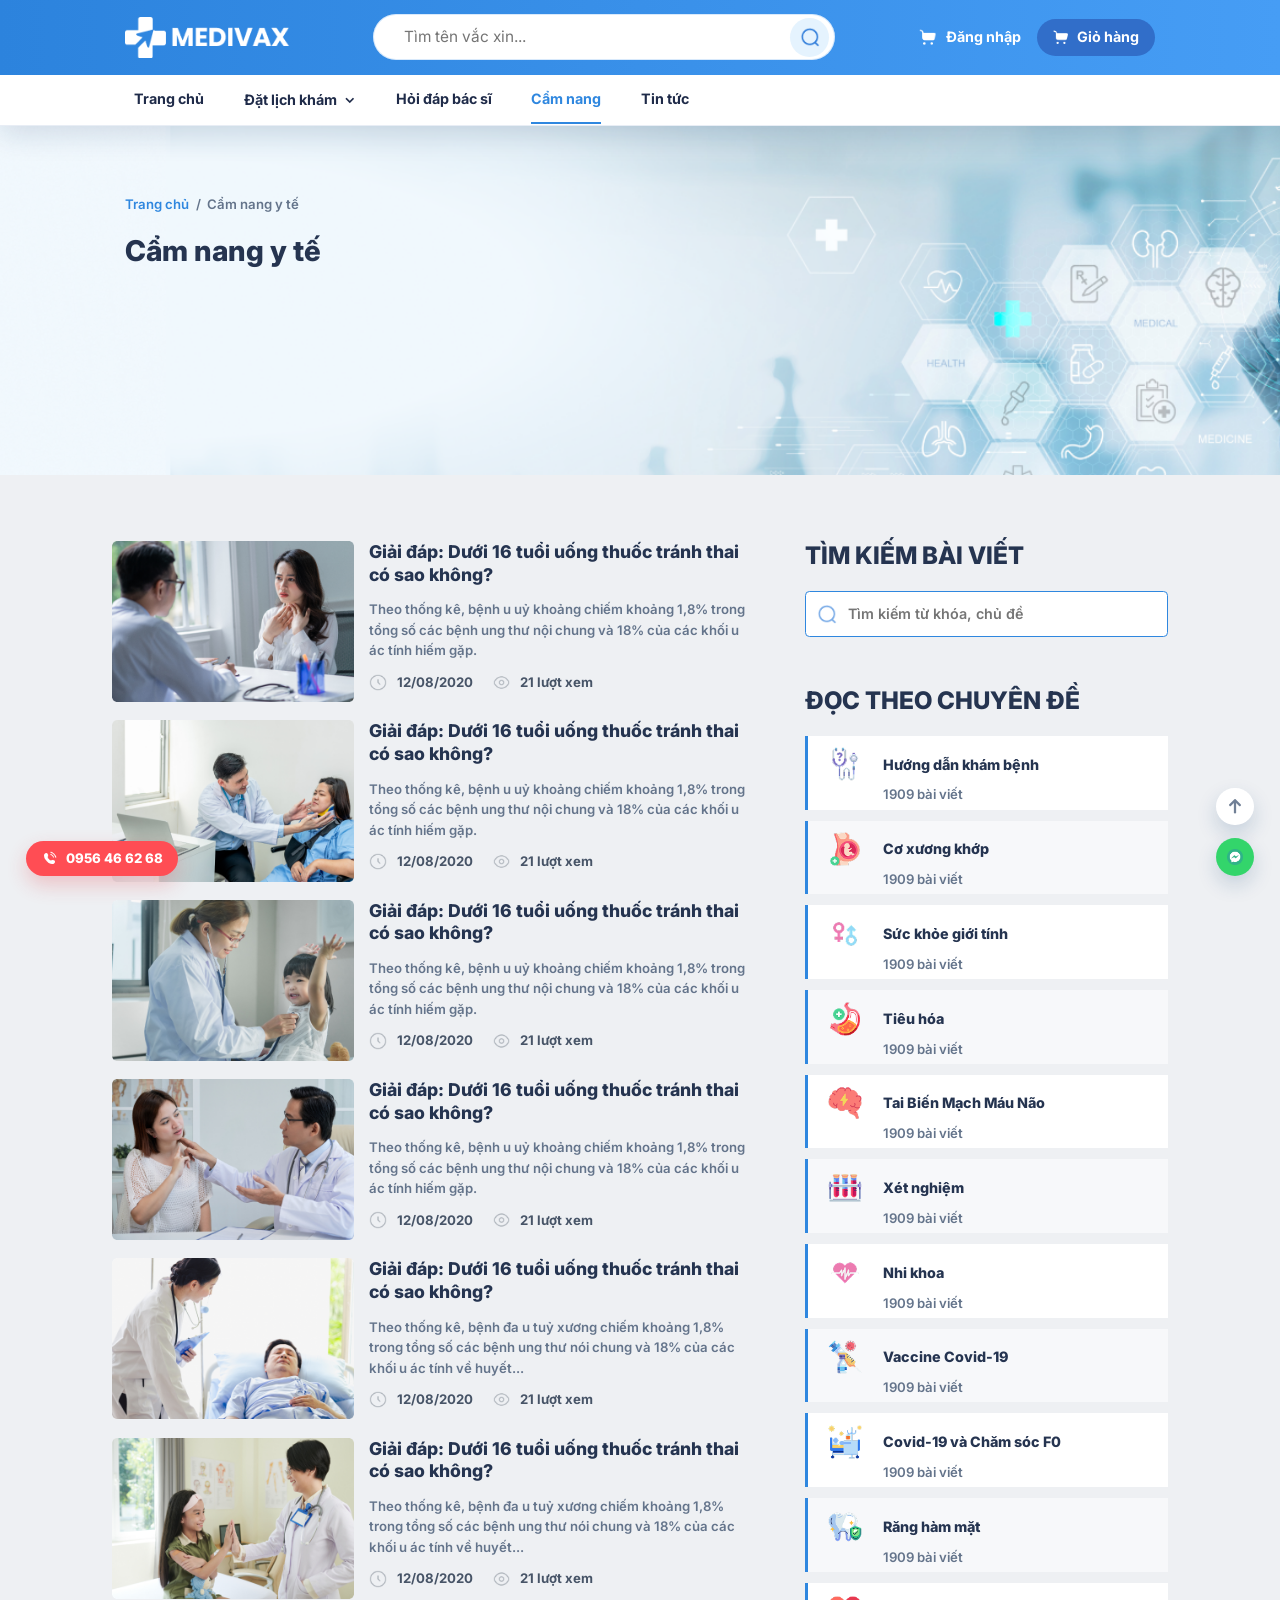
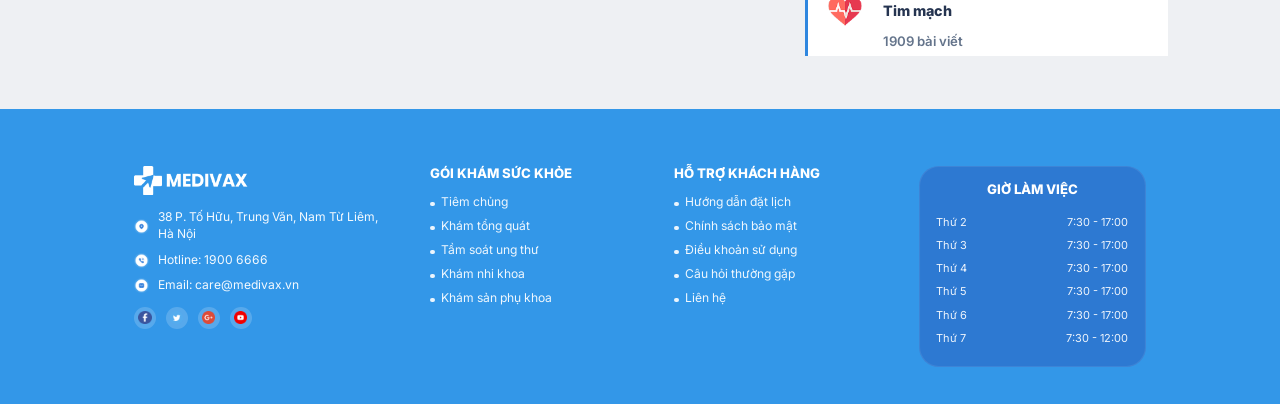
<file: camnangyte.html>
﻿<!doctype html>
<html lang="vi">
  <head>
    <meta charset="UTF-8" />
    <meta name="viewport" content="width=device-width, initial-scale=1.0" />
    <title>Cẩm nang y tế - Medivax</title>
    <link
      href="https://cdn.jsdelivr.net/npm/bootstrap@5.3.3/dist/css/bootstrap.min.css"
      rel="stylesheet"
    />
    <link rel="stylesheet" href="assets/css/style.css" />
  </head>
  <body>
    <header class="site-header">
      <div class="top-header">
        <div class="container top-header-inner">
          <a href="index.html" class="brand" aria-label="Trang chủ Medivax">
            <img src="assets/image/logo.png" alt="Medivax" class="brand-mark" />
          </a>
          <button
            type="button"
            class="mobile-nav-trigger"
            aria-label="Mở menu"
            aria-expanded="false"
            aria-controls="main-navigation"
          >
            Menu
          </button>

          <form class="search-box" role="search">
            <input
              type="search"
              name="q"
              placeholder="Tìm tên vắc xin..."
              aria-label="Tìm kiếm vắc xin"
            />
            <button type="submit" class="search-btn" aria-label="Tìm kiếm">
              <img src="assets/image/Search.png" alt="Tìm" />
            </button>
          </form>

          <div class="header-actions">
            <a href="#" class="action-link action-login">
              <img src="assets/image/cart.png" alt="" class="icon-cart" />
              Đăng nhập
            </a>
            <a href="#" class="action-link action-cart" aria-label="Giỏ hàng">
              <img
                src="assets/image/cart.png"
                alt="Giỏ hàng"
                class="icon-cart"
              />
              Giỏ hàng
            </a>
          </div>
        </div>
      </div>

      <nav class="main-nav" id="main-navigation">
        <div class="container">
          <ul class="nav-links">
            <li><a href="index.html">Trang chủ</a></li>
            <li class="dropdown">
              <a href="javascript:void(0)" class="dropdown-toggle" role="button" data-bs-toggle="dropdown" aria-expanded="false"
                >Đặt lịch khám <span aria-hidden="true">⌄</span></a
              >
              <ul class="dropdown-menu" aria-label="Đặt lịch khám">
                <li><a class="dropdown-item" href="cosoyte.html">Cơ sở y tế</a></li>
                <li><a class="dropdown-item" href="chuyenkhoa.html">Chuyên khoa</a></li>
                <li><a class="dropdown-item" href="bacsi.html">Bác sĩ</a></li>
              </ul>
            </li>
            <li><a href="hoiapbacsi.html">Hỏi đáp bác sĩ</a></li>
            <li><a href="camnangyte.html">Cẩm nang</a></li>
            <li><a href="javascript:void(0)">Tin tức</a></li>
          </ul>
        </div>
      </nav>
    </header>

    <main class="blog-page">
      <section class="blog-hero inline-image">
        <div class="container blog-hero__inner">
          <div class="blog-hero__content">
            <nav class="breadcrumb">
              <a href="index.html">Trang chủ</a>
              <span>/</span>
              <span>Cẩm nang y tế</span>
            </nav>
            <h1>Cẩm nang y tế</h1>
          </div>
          <div class="blog-hero__media">
            <img src="assets/image/banner3.png" alt="Cẩm nang y tế" />
          </div>
        </div>
      </section>

      <section class="blog-content">
        <div class="container blog-row row gx-3 gx-md-4 gy-design-20">
          <div class="blog-list col-12 col-lg-8">
            <article class="blog-card">
              <div class="blog-card__image">
                <img src="assets/image/anh1.png" alt="" />
              </div>
              <div class="blog-card__body">
                <h3>
                  Giải đáp: Dưới 16 tuổi uống thuốc tránh thai có sao không?
                </h3>
                <p>
                  Theo thống kê, bệnh u uỷ khoảng chiếm khoảng 1,8% trong tổng
                  số các bệnh ung thư nội chung và 18% của các khối u ác tính
                  hiếm gặp.
                </p>
                <div class="blog-card__meta">
                  <span
                    ><img src="assets/image/Clock Circle.png" alt="" />12/08/2020</span
                  >
                  <span
                    ><img src="assets/image/Eye.png" alt="" />21 lượt xem</span
                  >
                </div>
              </div>
            </article>

            <article class="blog-card">
              <div class="blog-card__image">
                <img src="assets/image/anh2.png" alt="" />
              </div>
              <div class="blog-card__body">
                <h3>
                  Giải đáp: Dưới 16 tuổi uống thuốc tránh thai có sao không?
                </h3>
                <p>
                  Theo thống kê, bệnh u uỷ khoảng chiếm khoảng 1,8% trong tổng
                  số các bệnh ung thư nội chung và 18% của các khối u ác tính
                  hiếm gặp.
                </p>
                <div class="blog-card__meta">
                  <span
                    ><img src="assets/image/Clock Circle.png" alt="" />12/08/2020</span
                  >
                  <span
                    ><img src="assets/image/Eye.png" alt="" />21 lượt xem</span
                  >
                </div>
              </div>
            </article>

            <article class="blog-card">
              <div class="blog-card__image">
                <img src="assets/image/anh3.png" alt="" />
              </div>
              <div class="blog-card__body">
                <h3>
                  Giải đáp: Dưới 16 tuổi uống thuốc tránh thai có sao không?
                </h3>
                <p>
                  Theo thống kê, bệnh u uỷ khoảng chiếm khoảng 1,8% trong tổng
                  số các bệnh ung thư nội chung và 18% của các khối u ác tính
                  hiếm gặp.
                </p>
                <div class="blog-card__meta">
                  <span
                    ><img src="assets/image/Clock Circle.png" alt="" />12/08/2020</span
                  >
                  <span
                    ><img src="assets/image/Eye.png" alt="" />21 lượt xem</span
                  >
                </div>
              </div>
            </article>

            <article class="blog-card">
              <div class="blog-card__image">
                <img src="assets/image/anh4.png" alt="" />
              </div>
              <div class="blog-card__body">
                <h3>
                  Giải đáp: Dưới 16 tuổi uống thuốc tránh thai có sao không?
                </h3>
                <p>
                  Theo thống kê, bệnh u uỷ khoảng chiếm khoảng 1,8% trong tổng
                  số các bệnh ung thư nội chung và 18% của các khối u ác tính
                  hiếm gặp.
                </p>
                <div class="blog-card__meta">
                  <span
                    ><img src="assets/image/Clock Circle.png" alt="" />12/08/2020</span
                  >
                  <span
                    ><img src="assets/image/Eye.png" alt="" />21 lượt xem</span
                  >
                </div>
              </div>
            </article>

            <article class="blog-card">
              <div class="blog-card__image">
                <img src="assets/image/anh5.png" alt="" />
              </div>
              <div class="blog-card__body">
                <h3>
                  Giải đáp: Dưới 16 tuổi uống thuốc tránh thai có sao không?
                </h3>
                <p>
                  Theo thống kê, bệnh đa u tuỷ xương chiếm khoảng 1,8% trong
                  tổng số các bệnh ung thư nói chung và 18% của các khối u ác
                  tính về huyết...
                </p>
                <div class="blog-card__meta">
                  <span
                    ><img src="assets/image/Clock Circle.png" alt="" />12/08/2020</span
                  >
                  <span
                    ><img src="assets/image/Eye.png" alt="" />21 lượt xem</span
                  >
                </div>
              </div>
            </article>

            <article class="blog-card">
              <div class="blog-card__image">
                <img src="assets/image/anh6.png" alt="" />
              </div>
              <div class="blog-card__body">
                <h3>
                  Giải đáp: Dưới 16 tuổi uống thuốc tránh thai có sao không?
                </h3>
                <p>
                  Theo thống kê, bệnh đa u tuỷ xương chiếm khoảng 1,8% trong
                  tổng số các bệnh ung thư nói chung và 18% của các khối u ác
                  tính về huyết...
                </p>
                <div class="blog-card__meta">
                  <span
                    ><img src="assets/image/Clock Circle.png" alt="" />12/08/2020</span
                  >
                  <span
                    ><img src="assets/image/Eye.png" alt="" />21 lượt xem</span
                  >
                </div>
              </div>
            </article>
          </div>

          <aside class="blog-sidebar col-12 col-lg-4">
            <div class="blog-search-card">
              <h3>TÌM KIẾM BÀI VIẾT</h3>
              <div class="blog-search">
                <img src="assets/image/Search.png" alt="" />
                <input
                  type="search"
                  placeholder="Tìm kiếm từ khóa, chủ đề"
                  aria-label="Tìm kiếm bài viết"
                />
              </div>
            </div>

            <div class="blog-category-card">
              <h3>ĐỌC THEO CHUYÊN ĐỀ</h3>
              <ul class="blog-category-list">
                <li>
                  <img src="assets/image/image 214.png" alt="" /><span
                    >Hướng dẫn khám bệnh</span
                  ><strong>1909 bài viết</strong>
                </li>
                <li>
                  <img src="assets/image/image 214-1.png" alt="" /><span
                    >Cơ xương khớp</span
                  ><strong>1909 bài viết</strong>
                </li>
                <li>
                  <img src="assets/image/image 214-2.png" alt="" /><span
                    >Sức khỏe giới tính</span
                  ><strong>1909 bài viết</strong>
                </li>
                <li>
                  <img src="assets/image/image 214-3.png" alt="" /><span>Tiêu hóa</span
                  ><strong>1909 bài viết</strong>
                </li>
                <li>
                  <img src="assets/image/image 214-4.png" alt="" /><span
                    >Tai Biến Mạch Máu Não</span
                  ><strong>1909 bài viết</strong>
                </li>
                <li>
                  <img src="assets/image/image 214-5.png" alt="" /><span
                    >Xét nghiệm</span
                  ><strong>1909 bài viết</strong>
                </li>
                <li>
                  <img src="assets/image/image 214-6.png" alt="" /><span>Nhi khoa</span
                  ><strong>1909 bài viết</strong>
                </li>
                <li>
                  <img src="assets/image/image 214-7.png" alt="" /><span
                    >Vaccine Covid-19</span
                  ><strong>1909 bài viết</strong>
                </li>
                <li>
                  <img src="assets/image/image 214-8.png" alt="" /><span
                    >Covid-19 và Chăm sóc F0</span
                  ><strong>1909 bài viết</strong>
                </li>
                <li>
                  <img src="assets/image/image 214-9.png" alt="" /><span
                    >Răng hàm mặt</span
                  ><strong>1909 bài viết</strong>
                </li>
                <li>
                  <img src="assets/image/image 214-10.png" alt="" /><span>Tim mạch</span
                  ><strong>1909 bài viết</strong>
                </li>
              </ul>
            </div>
          </aside>
        </div>
      </section>
    </main>

    <footer class="site-footer">
      <div class="container footer-row footer-row--figma row gx-3 gx-md-4 gy-design-20">
        <div class="footer-brand-col col-12 col-sm-6 col-lg-3">
          <a href="index.html" class="footer-logo" aria-label="Medivax">
            <img src="assets/image/logo.png" alt="Medivax" />
          </a>
          <ul class="footer-contact-list">
            <li>
              <img src="assets/image/icon3.png" alt="" />
              <span>38 P. Tố Hữu, Trung Văn, Nam Từ Liêm, Hà Nội</span>
            </li>
            <li>
              <img src="assets/image/icon.png" alt="" />
              <span>Hotline: 1900 6666</span>
            </li>
            <li>
              <img src="assets/image/icon2.png" alt="" />
              <span>Email: care@medivax.vn</span>
            </li>
          </ul>
          <div class="footer-socials" aria-label="Mạng xã hội">
            <a href="#" aria-label="Facebook"
              ><img src="assets/image/fb.png" alt=""
            /></a>
            <a href="#" aria-label="Twitter"
              ><img src="assets/image/tw.png" alt=""
            /></a>
            <a href="#" aria-label="Gmail"
              ><img src="assets/image/gmail.png" alt=""
            /></a>
            <a href="#" aria-label="Youtube"
              ><img src="assets/image/yt.png" alt=""
            /></a>
          </div>
        </div>
        <div class="footer-link-col col-12 col-sm-6 col-lg-3">
          <strong>GÓI KHÁM SỨC KHỎE</strong>
          <a href="#">Tiêm chủng</a>
          <a href="#">Khám tổng quát</a>
          <a href="#">Tầm soát ung thư</a>
          <a href="#">Khám nhi khoa</a>
          <a href="#">Khám sản phụ khoa</a>
        </div>
        <div class="footer-link-col col-12 col-sm-6 col-lg-3">
          <strong>HỖ TRỢ KHÁCH HÀNG</strong>
          <a href="#">Hướng dẫn đặt lịch</a>
          <a href="#">Chính sách bảo mật</a>
          <a href="#">Điều khoản sử dụng</a>
          <a href="#">Câu hỏi thường gặp</a>
          <a href="#">Liên hệ</a>
        </div>
        <div class="footer-hours-card col-12 col-sm-6 col-lg-3">
          <strong>GIỜ LÀM VIỆC</strong>
          <div class="footer-hours-row">
            <span>Thứ 2</span><span>7:30 - 17:00</span>
          </div>
          <div class="footer-hours-row">
            <span>Thứ 3</span><span>7:30 - 17:00</span>
          </div>
          <div class="footer-hours-row">
            <span>Thứ 4</span><span>7:30 - 17:00</span>
          </div>
          <div class="footer-hours-row">
            <span>Thứ 5</span><span>7:30 - 17:00</span>
          </div>
          <div class="footer-hours-row">
            <span>Thứ 6</span><span>7:30 - 17:00</span>
          </div>
          <div class="footer-hours-row">
            <span>Thứ 7</span><span>7:30 - 12:00</span>
          </div>
        </div>
      </div>
    </footer>

    <div class="floating-contact floating-contact--left">
      <a href="tel:0956466268" class="floating-hotline">
        <img src="assets/image/Phone Calling.png" alt="" />
        <span>0956 46 62 68</span>
      </a>
    </div>
    <div class="floating-contact floating-contact--right">
      <a href="#" class="floating-circle" aria-label="Lên đầu trang">
        <img src="assets/image/Vector.png" alt="" />
      </a>
      <a
        href="#"
        class="floating-circle floating-circle--green"
        aria-label="Tư vấn"
      >
        <img src="assets/image/facebook MSG.png" alt="" />
      </a>
    </div>

    <script src="https://cdn.jsdelivr.net/npm/bootstrap@5.3.3/dist/js/bootstrap.bundle.min.js"></script>
    <script src="assets/js/script.js"></script>
  </body>
</html>
</file>
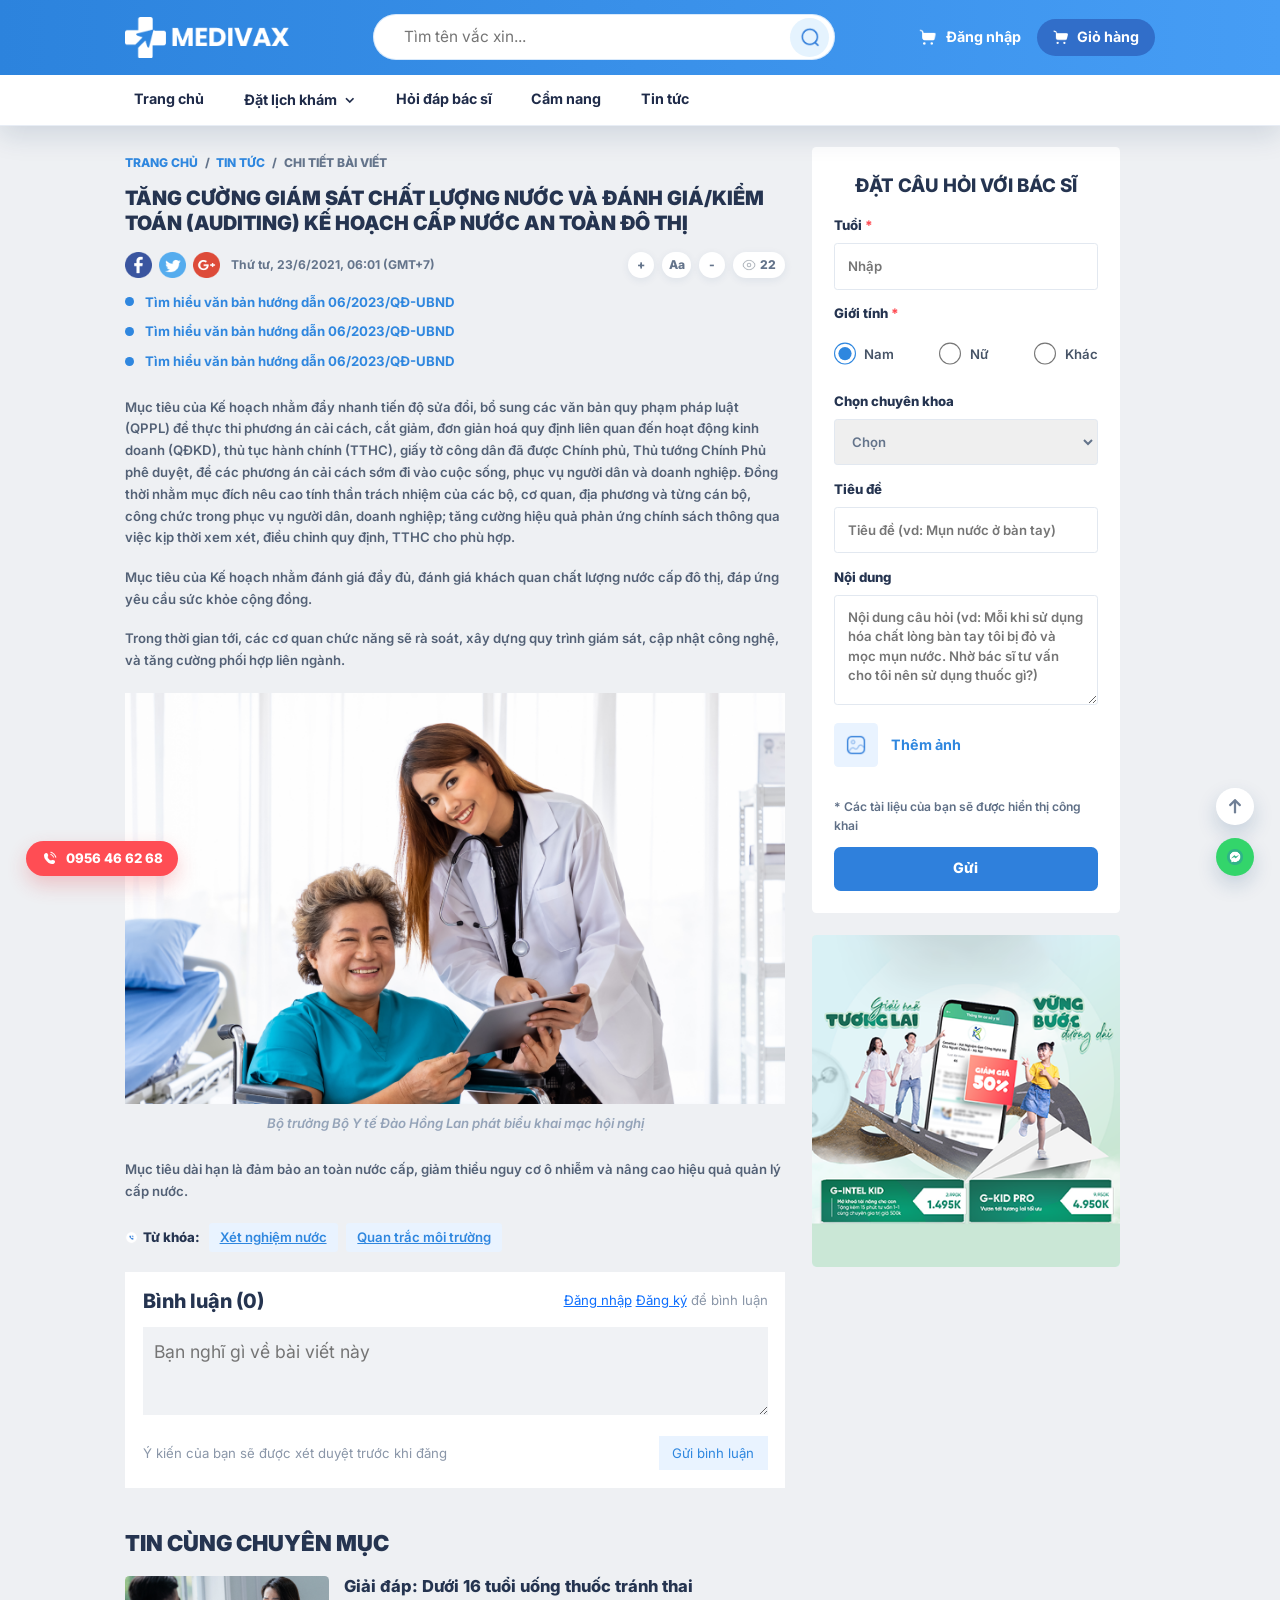
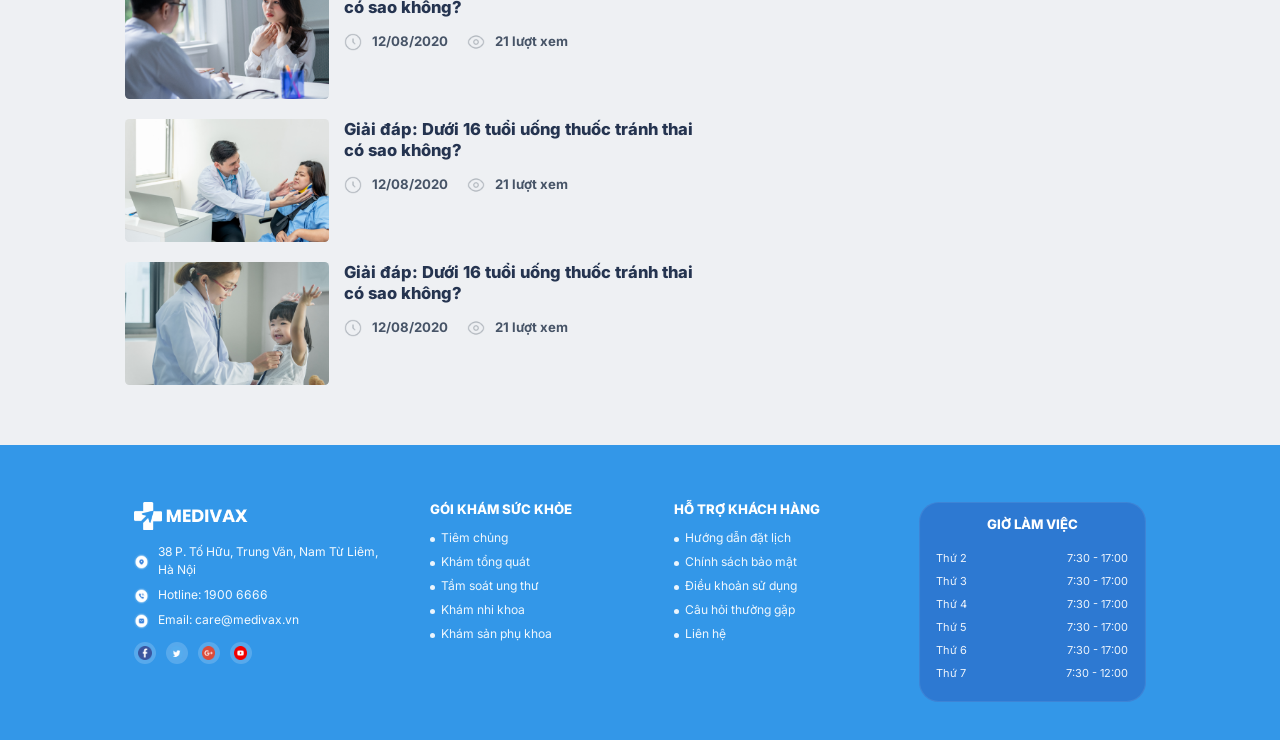
<file: chitiettintuc.html>
<!doctype html>
<html lang="vi">
  <head>
    <meta charset="UTF-8" />
    <meta name="viewport" content="width=device-width, initial-scale=1.0" />
    <title>Chi tiết bài viết - Medivax</title>
    <link
      href="https://cdn.jsdelivr.net/npm/bootstrap@5.3.3/dist/css/bootstrap.min.css"
      rel="stylesheet"
    />
    <link rel="stylesheet" href="assets/css/style.css" />
  </head>
  <body>
    <header class="site-header">
      <div class="top-header">
        <div class="container top-header-inner">
          <a href="index.html" class="brand" aria-label="Trang chủ Medivax">
            <img src="assets/image/logo.png" alt="Medivax" class="brand-mark" />
          </a>
          <button
            type="button"
            class="mobile-nav-trigger"
            aria-label="Mở menu"
            aria-expanded="false"
            aria-controls="main-navigation"
          >
            Menu
          </button>

          <form class="search-box" role="search">
            <input
              type="search"
              name="q"
              placeholder="Tìm tên vắc xin..."
              aria-label="Tìm kiếm vắc xin"
            />
            <button type="submit" class="search-btn" aria-label="Tìm kiếm">
              <img src="assets/image/Search.png" alt="Tìm" />
            </button>
          </form>

          <div class="header-actions">
            <a href="#" class="action-link action-login">
              <img src="assets/image/cart.png" alt="" class="icon-cart" />
              Đăng nhập
            </a>
            <a href="#" class="action-link action-cart" aria-label="Giỏ hàng">
              <img
                src="assets/image/cart.png"
                alt="Giỏ hàng"
                class="icon-cart"
              />
              Giỏ hàng
            </a>
          </div>
        </div>
      </div>

      <nav class="main-nav" id="main-navigation">
        <div class="container">
          <ul class="nav-links">
            <li><a href="index.html">Trang chủ</a></li>
            <li class="dropdown">
              <a href="javascript:void(0)" class="dropdown-toggle" role="button" data-bs-toggle="dropdown" aria-expanded="false"
                >Đặt lịch khám <span aria-hidden="true">⌄</span></a
              >
              <ul class="dropdown-menu" aria-label="Đặt lịch khám">
                <li><a class="dropdown-item" href="cosoyte.html">Cơ sở y tế</a></li>
                <li><a class="dropdown-item" href="chuyenkhoa.html">Chuyên khoa</a></li>
                <li><a class="dropdown-item" href="bacsi.html">Bác sĩ</a></li>
              </ul>
            </li>
            <li><a href="hoiapbacsi.html">Hỏi đáp bác sĩ</a></li>
            <li><a href="camnangyte.html">Cẩm nang</a></li>
            <li><a href="javascript:void(0)">Tin tức</a></li>
          </ul>
        </div>
      </nav>
    </header>

    <main class="article-page">
      <section class="article-detail">
        <div class="container">
          <div class="article-layout row gx-3 gx-md-4 gy-design-20">
            <div class="article-main col-12 col-lg-8">
              <div class="article-header">
                <nav class="breadcrumb">
                  <a href="index.html">Trang chủ</a>
                  <span>/</span>
                  <a href="camnangyte.html">Tin tức</a>
                  <span>/</span>
                  <span>Chi tiết bài viết</span>
                </nav>
                <h1>
                  TĂNG CƯỜNG GIÁM SÁT CHẤT LƯỢNG NƯỚC VÀ ĐÁNH GIÁ/KIỂM TOÁN
                  (AUDITING) KẾ HOẠCH CẤP NƯỚC AN TOÀN ĐÔ THỊ
                </h1>
                
                <div class="article-share-row" aria-label="Chia se bai viet">
                  <div class="article-share-icons">
                    <a href="#" aria-label="Facebook"><img src="assets/image/fb.png" alt="" /></a>
                    <a href="#" aria-label="Twitter"><img src="assets/image/tw.png" alt="" /></a>
                    <a href="#" aria-label="Email"><img src="assets/image/gmail.png" alt="" /></a>
                  </div>
                  <span>Thứ tư, 23/6/2021, 06:01 (GMT+7)</span>
                  <div class="article-tools" aria-hidden="true">
                    <button type="button">+</button>
                    <button type="button">Aa</button>
                    <button type="button">-</button>
                    <span><img src="assets/image/Eye.png" alt="" />22</span>
                  </div>
                </div>
                <div class="article-link-list">
                  <a href="#">Tìm hiểu văn bản hướng dẫn 06/2023/QĐ-UBND</a>
                  <a href="#">Tìm hiểu văn bản hướng dẫn 06/2023/QĐ-UBND</a>
                  <a href="#">Tìm hiểu văn bản hướng dẫn 06/2023/QĐ-UBND</a>
                </div>
              </div>

              <div class="article-body">
                <p>
                  Mục tiêu của Kế hoạch nhằm đẩy nhanh tiến độ sửa đổi, bổ sung các văn bản quy phạm pháp luật (QPPL) để thực thi phương án
                  cải cách, cắt giảm, đơn giản hoá quy định liên quan đến hoạt động kinh doanh (QĐKD), thủ tục hành chính (TTHC), giấy tờ công
                  dân đã được Chính phủ, Thủ tướng Chính Phủ phê duyệt, để các phương án cải cách sớm đi vào cuộc sống, phục vụ người dân và
                  doanh nghiệp. Đồng thời nhằm mục đích nêu cao tính thần trách nhiệm của các bộ, cơ quan, địa phương và từng cán bộ, công chức
                  trong phục vụ người dân, doanh nghiệp; tăng cường hiệu quả phản ứng chính sách thông qua việc kịp thời xem xét, điều chỉnh quy
                  định, TTHC cho phù hợp.
                </p>
                <p>
                  Mục tiêu của Kế hoạch nhằm đánh giá đầy đủ, đánh giá khách
                  quan chất lượng nước cấp đô thị, đáp ứng yêu cầu sức khỏe cộng
                  đồng.
                </p>
                <p>
                  Trong thời gian tới, các cơ quan chức năng sẽ rà soát, xây
                  dựng quy trình giám sát, cập nhật công nghệ, và tăng cường
                  phối hợp liên ngành.
                </p>
                <img src="assets/image/anh0.png" alt="" />
                <p>
                  Mục tiêu dài hạn là đảm bảo an toàn nước cấp, giảm thiểu nguy
                  cơ ô nhiễm và nâng cao hiệu quả quản lý cấp nước.
                </p>
              </div>

              <div class="article-actions">
                <span><img src="assets/image/icon.png" alt="" />Từ khóa:</span>
                <a href="#" class="tag-pill">Xét nghiệm nước</a>
                <a href="#" class="tag-pill">Quan trắc môi trường</a>
              </div>

              <div class="article-comment">
                <div class="article-comment__head">
                  <h3>Bình luận (0)</h3>
                  <div>
                    <a href="#">Đăng nhập</a>
                    <a href="#">Đăng ký</a> để bình luận
                  </div>
                </div>
                <textarea placeholder="Bạn nghĩ gì về bài viết này"></textarea>
                <div class="article-comment__footer">
                  <span>Ý kiến của bạn sẽ được xét duyệt trước khi đăng</span>
                  <button type="button">Gửi bình luận</button>
                </div>
              </div>

              <div class="article-related">
                <h3>TIN CÙNG CHUYÊN MỤC</h3>
                <div class="article-related-list">
                  <article class="blog-card">
                    <div class="blog-card__image">
                      <img src="assets/image/anh1.png" alt="" />
                    </div>
                    <div class="blog-card__body">
                      <h4>
                        Giải đáp: Dưới 16 tuổi uống thuốc tránh thai có sao
                        không?
                      </h4>
                      <div class="blog-card__meta">
                        <span
                          ><img
                            src="assets/image/Clock Circle.png"
                            alt=""
                          />12/08/2020</span
                        >
                        <span
                          ><img src="assets/image/Eye.png" alt="" />21 lượt
                          xem</span
                        >
                      </div>
                    </div>
                  </article>

                  <article class="blog-card">
                    <div class="blog-card__image">
                      <img src="assets/image/anh2.png" alt="" />
                    </div>
                    <div class="blog-card__body">
                      <h4>
                        Giải đáp: Dưới 16 tuổi uống thuốc tránh thai có sao
                        không?
                      </h4>
                      <div class="blog-card__meta">
                        <span
                          ><img
                            src="assets/image/Clock Circle.png"
                            alt=""
                          />12/08/2020</span
                        >
                        <span
                          ><img src="assets/image/Eye.png" alt="" />21 lượt
                          xem</span
                        >
                      </div>
                    </div>
                  </article>

                  <article class="blog-card">
                    <div class="blog-card__image">
                      <img src="assets/image/anh3.png" alt="" />
                    </div>
                    <div class="blog-card__body">
                      <h4>
                        Giải đáp: Dưới 16 tuổi uống thuốc tránh thai có sao
                        không?
                      </h4>
                      <div class="blog-card__meta">
                        <span
                          ><img
                            src="assets/image/Clock Circle.png"
                            alt=""
                          />12/08/2020</span
                        >
                        <span
                          ><img src="assets/image/Eye.png" alt="" />21 lượt
                          xem</span
                        >
                      </div>
                    </div>
                  </article>
                </div>
              </div>
            </div>

            <aside class="article-sidebar col-12 col-lg-4">
              <form class="qa-form-card">
                <h2>ĐẶT CÂU HỎI VỚI BÁC SĨ</h2>
                <label class="qa-field">
                  <span>Tuổi</span>
                  <input type="text" placeholder="Nhập" required />
                </label>
                <div class="qa-field">
                  <span>Giới tính</span>
                  <div class="qa-radio-row">
                    <label
                      ><input type="radio" name="gender" checked /> Nam</label
                    >
                    <label><input type="radio" name="gender" /> Nữ</label>
                    <label><input type="radio" name="gender" /> Khác</label>
                  </div>
                </div>
                <label class="qa-field">
                  <span>Chọn chuyên khoa</span>
                  <select>
                    <option>Chọn</option>
                    <option>Chuyên khoa Da liễu</option>
                    <option>Chuyên khoa Tai Mũi Họng</option>
                  </select>
                </label>
                <label class="qa-field">
                  <span>Tiêu đề</span>
                  <input
                    type="text"
                    placeholder="Tiêu đề (vd: Mụn nước ở bàn tay)"
                  />
                </label>
                <label class="qa-field">
                  <span>Nội dung</span>
                  <textarea
                    rows="4"
                    placeholder="Nội dung câu hỏi (vd: Mỗi khi sử dụng hóa chất lòng bàn tay tôi bị đỏ và mọc mụn nước. Nhờ bác sĩ tư vấn cho tôi nên sử dụng thuốc gì?)"
                  ></textarea>
                </label>
                <label class="qa-upload">
                  <img src="assets/image/Image 2.png" alt="" />
                  <span>Thêm ảnh</span>
                  <input type="file" hidden />
                </label>
                <p class="qa-note">
                  * Các tài liệu của bạn sẽ được hiển thị công khai
                </p>
                <button type="submit" class="qa-submit">Gửi</button>
              </form>

              <div class="qa-ad-card">
                <img
                  src="assets/image/giai-ma-gen-tet-ket-noi-voi-genetica_8b8430b8_af21_44b3_8bb3_e82fa5646494 1.png"
                  alt=""
                />
              </div>
            </aside>
          </div>
        </div>
      </section>
    </main>

    <footer class="site-footer">
      <div class="container footer-row footer-row--figma row gx-3 gx-md-4 gy-design-20">
        <div class="footer-brand-col col-12 col-sm-6 col-lg-3">
          <a href="index.html" class="footer-logo" aria-label="Medivax">
            <img src="assets/image/logo.png" alt="Medivax" />
          </a>
          <ul class="footer-contact-list">
            <li>
              <img src="assets/image/icon3.png" alt="" />
              <span>38 P. Tố Hữu, Trung Văn, Nam Từ Liêm, Hà Nội</span>
            </li>
            <li>
              <img src="assets/image/icon.png" alt="" />
              <span>Hotline: 1900 6666</span>
            </li>
            <li>
              <img src="assets/image/icon2.png" alt="" />
              <span>Email: care@medivax.vn</span>
            </li>
          </ul>
          <div class="footer-socials" aria-label="Mạng xã hội">
            <a href="#" aria-label="Facebook"
              ><img src="assets/image/fb.png" alt=""
            /></a>
            <a href="#" aria-label="Twitter"
              ><img src="assets/image/tw.png" alt=""
            /></a>
            <a href="#" aria-label="Gmail"
              ><img src="assets/image/gmail.png" alt=""
            /></a>
            <a href="#" aria-label="Youtube"
              ><img src="assets/image/yt.png" alt=""
            /></a>
          </div>
        </div>
        <div class="footer-link-col col-12 col-sm-6 col-lg-3">
          <strong>GÓI KHÁM SỨC KHỎE</strong>
          <a href="#">Tiêm chủng</a>
          <a href="#">Khám tổng quát</a>
          <a href="#">Tầm soát ung thư</a>
          <a href="#">Khám nhi khoa</a>
          <a href="#">Khám sản phụ khoa</a>
        </div>
        <div class="footer-link-col col-12 col-sm-6 col-lg-3">
          <strong>HỖ TRỢ KHÁCH HÀNG</strong>
          <a href="#">Hướng dẫn đặt lịch</a>
          <a href="#">Chính sách bảo mật</a>
          <a href="#">Điều khoản sử dụng</a>
          <a href="#">Câu hỏi thường gặp</a>
          <a href="#">Liên hệ</a>
        </div>
        <div class="footer-hours-card col-12 col-sm-6 col-lg-3">
          <strong>GIỜ LÀM VIỆC</strong>
          <div class="footer-hours-row">
            <span>Thứ 2</span><span>7:30 - 17:00</span>
          </div>
          <div class="footer-hours-row">
            <span>Thứ 3</span><span>7:30 - 17:00</span>
          </div>
          <div class="footer-hours-row">
            <span>Thứ 4</span><span>7:30 - 17:00</span>
          </div>
          <div class="footer-hours-row">
            <span>Thứ 5</span><span>7:30 - 17:00</span>
          </div>
          <div class="footer-hours-row">
            <span>Thứ 6</span><span>7:30 - 17:00</span>
          </div>
          <div class="footer-hours-row">
            <span>Thứ 7</span><span>7:30 - 12:00</span>
          </div>
        </div>
      </div>
    </footer>

    <div class="floating-contact floating-contact--left">
      <a href="tel:0956466268" class="floating-hotline">
        <img src="assets/image/Phone Calling.png" alt="" />
        <span>0956 46 62 68</span>
      </a>
    </div>
    <div class="floating-contact floating-contact--right">
      <a href="#" class="floating-circle" aria-label="Lên đầu trang">
        <img src="assets/image/Vector.png" alt="" />
      </a>
      <a
        href="#"
        class="floating-circle floating-circle--green"
        aria-label="Tư vấn"
      >
        <img src="assets/image/facebook MSG.png" alt="" />
      </a>
    </div>

    <script src="https://cdn.jsdelivr.net/npm/bootstrap@5.3.3/dist/js/bootstrap.bundle.min.js"></script>
    <script src="assets/js/script.js"></script>
  </body>
</html>
</file>
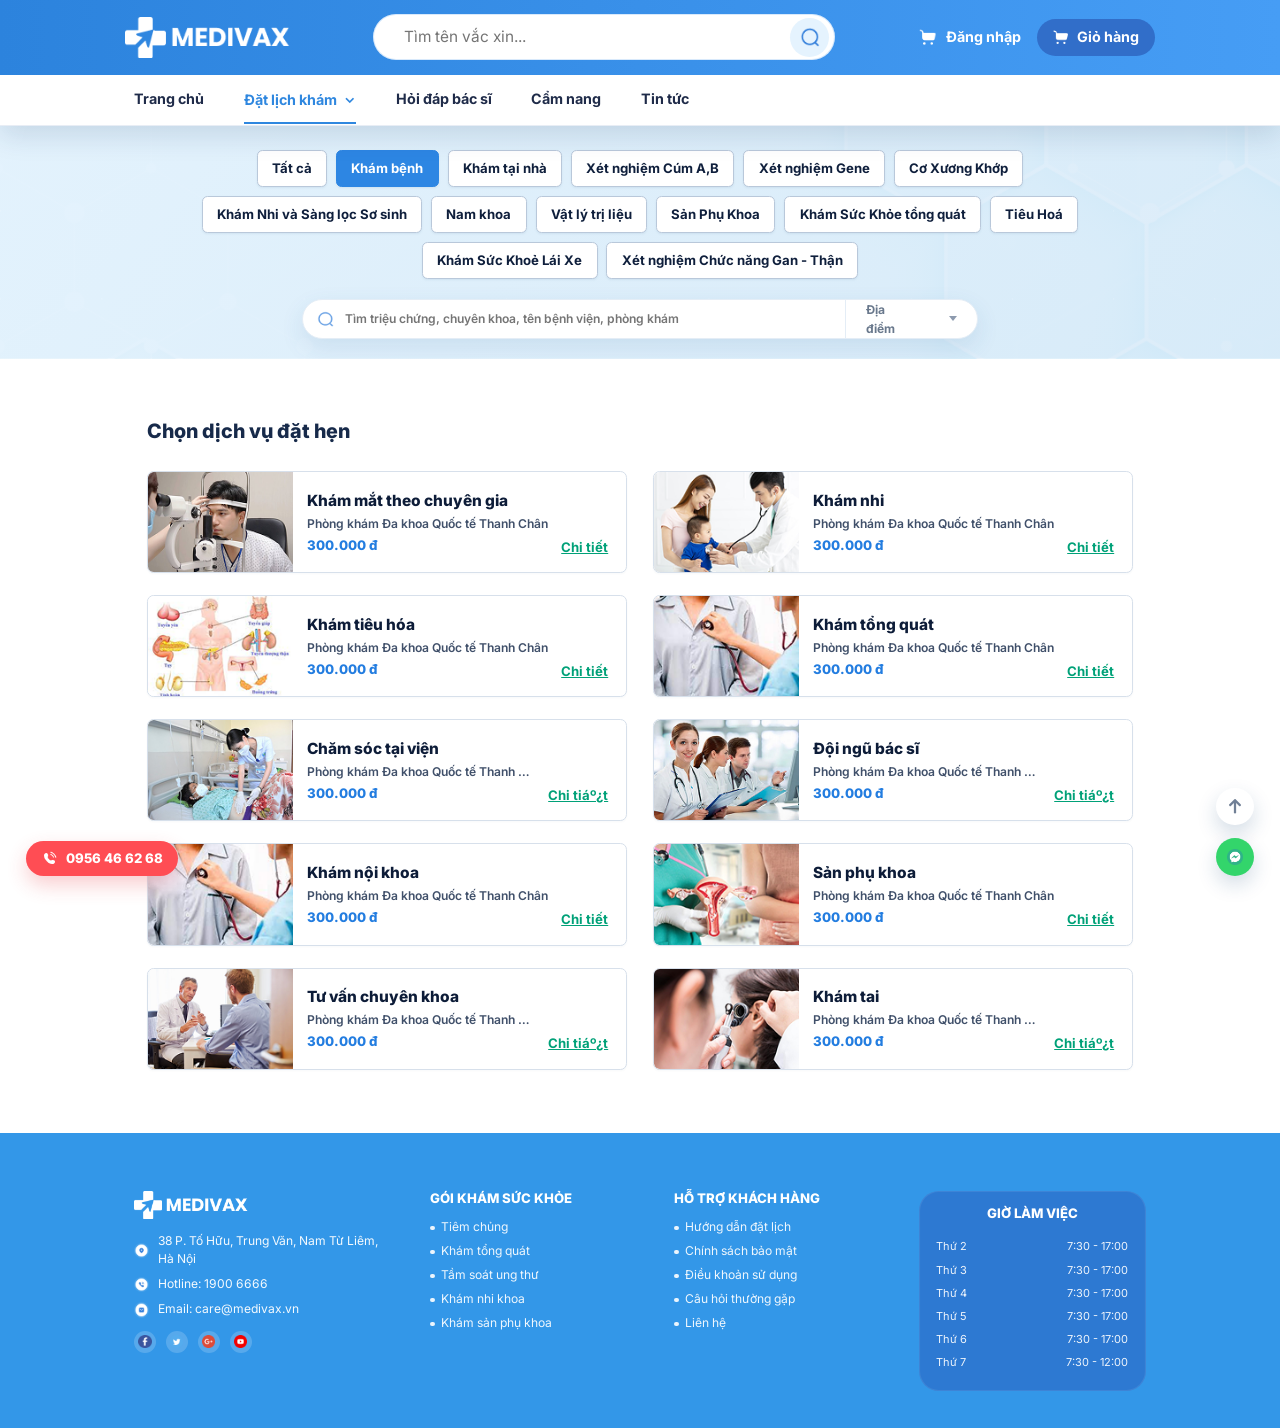
<file: chuyenkhoa.html>
<!doctype html>
<html lang="vi">
  <head>
    <meta charset="UTF-8" />
    <meta name="viewport" content="width=device-width, initial-scale=1.0" />
    <title>Chuyên khoa - Medivax</title>
    <link
      href="https://cdn.jsdelivr.net/npm/bootstrap@5.3.3/dist/css/bootstrap.min.css"
      rel="stylesheet"
    />
    <link rel="stylesheet" href="assets/css/style.css" />
  </head>
  <body>
    <header class="site-header">
      <div class="top-header">
        <div class="container top-header-inner">
          <a href="index.html" class="brand" aria-label="Trang chủ Medivax">
            <img src="assets/image/logo.png" alt="Medivax" class="brand-mark" />
          </a>
          <button
            type="button"
            class="mobile-nav-trigger"
            aria-label="Mở menu"
            aria-expanded="false"
            aria-controls="main-navigation"
          >
            Menu
          </button>

          <form class="search-box" role="search">
            <input
              type="search"
              name="q"
              placeholder="Tìm tên vắc xin..."
              aria-label="Tìm kiếm vắc xin"
            />
            <button type="submit" class="search-btn" aria-label="Tìm kiếm">
              <img src="assets/image/Search.png" alt="Tìm" />
            </button>
          </form>

          <div class="header-actions">
            <a href="#" class="action-link action-login">
              <img src="assets/image/cart.png" alt="" class="icon-cart" />
              Đăng nhập
            </a>
            <a href="#" class="action-link action-cart" aria-label="Giỏ hàng">
              <img
                src="assets/image/cart.png"
                alt="Giỏ hàng"
                class="icon-cart"
              />
              Giỏ hàng
            </a>
          </div>
        </div>
      </div>

      <nav class="main-nav" id="main-navigation">
        <div class="container">
          <ul class="nav-links">
            <li><a href="index.html">Trang chủ</a></li>
            <li class="dropdown">
              <a href="javascript:void(0)" class="dropdown-toggle" role="button" data-bs-toggle="dropdown" aria-expanded="false"
                >Đặt lịch khám <span aria-hidden="true">⌄</span></a
              >
              <ul class="dropdown-menu" aria-label="Đặt lịch khám">
                <li><a class="dropdown-item" href="cosoyte.html">Cơ sở y tế</a></li>
                <li><a class="dropdown-item" href="chuyenkhoa.html">Chuyên khoa</a></li>
                <li><a class="dropdown-item" href="bacsi.html">Bác sĩ</a></li>
              </ul>
            </li>
            <li><a href="hoiapbacsi.html">Hỏi đáp bác sĩ</a></li>
            <li><a href="camnangyte.html">Cẩm nang</a></li>
            <li><a href="javascript:void(0)">Tin tức</a></li>
          </ul>
        </div>
      </nav>
    </header>

    <main class="specialty-figma-page">
      <section class="specialty-figma-hero">
        <img
          class="specialty-figma-hero__bg"
          src="assets/image/hero_banner.png"
          alt=""
          aria-hidden="true"
        />
        <div class="container specialty-figma-hero__inner">
          <div class="specialty-tabs" aria-label="Lọc chuyên khoa">
            <button type="button">Tất cả</button>
            <button type="button" class="active">Khám bệnh</button>
            <button type="button">Khám tại nhà</button>
            <button type="button">Xét nghiệm Cúm A,B</button>
            <button type="button">Xét nghiệm Gene</button>
            <button type="button">Cơ Xương Khớp</button>
            <button type="button">Khám Nhi và Sàng lọc Sơ sinh</button>
            <button type="button">Nam khoa</button>
            <button type="button">Vật lý trị liệu</button>
            <button type="button">Sản Phụ Khoa</button>
            <button type="button">Khám Sức Khỏe tổng quát</button>
            <button type="button">Tiêu Hoá</button>
            <button type="button">Khám Sức Khoẻ Lái Xe</button>
            <button type="button">Xét nghiệm Chức năng Gan - Thận</button>
          </div>

          <form class="facility-search specialty-search" role="search">
            <div class="facility-search__keyword">
              <img src="assets/image/Search.png" alt="" />
              <input
                type="search"
                placeholder="Tìm triệu chứng, chuyên khoa, tên bệnh viện, phòng khám"
                aria-label="Tìm dịch vụ"
              />
            </div>
            <label class="facility-search__location">
              <span>Địa điểm</span>
              <select aria-label="Địa điểm">
                <option>Hà Nội</option>
                <option>TP. Hồ Chí Minh</option>
              </select>
            </label>
          </form>
        </div>
      </section>

      <section class="specialty-services-section">
        <div class="container specialty-services-container">
          <h1>Chọn dịch vụ đặt hẹn</h1>

          <div class="specialty-service-row row row-cols-1 row-cols-lg-2 gx-3 gx-md-4 gy-design-20">
            <article class="specialty-service-card">
              <img
                src="assets/image/image 213.png"
                alt="Khám mắt theo chuyên gia"
              />
              <div class="specialty-service-card__body">
                <h2>Khám mắt theo chuyên gia</h2>
                <p>Phòng khám Đa khoa Quốc tế Thanh Chân</p>
                <strong>300.000 đ</strong>
              </div>
              <a href="chuyenkhoachi.html">Chi tiết</a>
            </article>
            <article class="specialty-service-card">
              <img src="assets/image/image 213-1.png" alt="Khám nhi" />
              <div class="specialty-service-card__body">
                <h2>Khám nhi</h2>
                <p>Phòng khám Đa khoa Quốc tế Thanh Chân</p>
                <strong>300.000 đ</strong>
              </div>
              <a href="chuyenkhoachi.html">Chi tiết</a>
            </article>
            <article class="specialty-service-card">
              <img src="assets/image/image 213-2.png" alt="Khám tiêu hóa" />
              <div class="specialty-service-card__body">
                <h2>Khám tiêu hóa</h2>
                <p>Phòng khám Đa khoa Quốc tế Thanh Chân</p>
                <strong>300.000 đ</strong>
              </div>
              <a href="chuyenkhoachi.html">Chi tiết</a>
            </article>
            <article class="specialty-service-card">
              <img src="assets/image/image 213-3.png" alt="Khám tổng quát" />
              <div class="specialty-service-card__body">
                <h2>Khám tổng quát</h2>
                <p>Phòng khám Đa khoa Quốc tế Thanh Chân</p>
                <strong>300.000 đ</strong>
              </div>
              <a href="chuyenkhoachi.html">Chi tiết</a>
            </article>
            <article class="specialty-service-card">
              <img src="assets/image/image 213-4.png" alt="Chăm sóc tại viện" />
              <div class="specialty-service-card__body">
                <h2>Chăm sóc tại viện</h2>
                <p>Phòng khám Đa khoa Quốc tế Thanh Chân</p>
                <strong>300.000 đ</strong>
              </div>
              <a href="chuyenkhoachi.html">Chi tiáº¿t</a>
            </article>
            <article class="specialty-service-card">
              <img
                src="assets/image/image 213-5.png"
                alt="Äá»™i ngÅ© bÃ¡c sÄ©"
              />
              <div class="specialty-service-card__body">
                <h2>Đội ngũ bác sĩ</h2>
                <p>Phòng khám Đa khoa Quốc tế Thanh Chân</p>
                <strong>300.000 đ</strong>
              </div>
              <a href="chuyenkhoachi.html">Chi tiáº¿t</a>
            </article>
            <article class="specialty-service-card">
              <img src="assets/image/image 213-6.png" alt="Khám nhi khoa" />
              <div class="specialty-service-card__body">
                <h2>Khám nội khoa</h2>
                <p>Phòng khám Đa khoa Quốc tế Thanh Chân</p>
                <strong>300.000 đ</strong>
              </div>
              <a href="chuyenkhoachi.html">Chi tiết</a>
            </article>
            <article class="specialty-service-card">
              <img
                src="assets/image/image 213-7(1).png"
                alt="Sáº£n phá»¥ khoa"
              />
              <div class="specialty-service-card__body">
                <h2>Sản phụ khoa</h2>
                <p>Phòng khám Đa khoa Quốc tế Thanh Chân</p>
                <strong>300.000 đ</strong>
              </div>
              <a href="chuyenkhoachi.html">Chi tiết</a>
            </article>
            <article class="specialty-service-card">
              <img
                src="assets/image/image 213-7.png"
                alt="TÆ° váº¥n chuyÃªn khoa"
              />
              <div class="specialty-service-card__body">
                <h2>Tư vấn chuyên khoa</h2>
                <p>Phòng khám Đa khoa Quốc tế Thanh Chân</p>
                <strong>300.000 đ</strong>
              </div>
              <a href="chuyenkhoachi.html">Chi tiáº¿t</a>
            </article>
            <article class="specialty-service-card">
              <img src="assets/image/image 213-8.png" alt="KhÃ¡m tai" />
              <div class="specialty-service-card__body">
                <h2>Khám tai</h2>
                <p>Phòng khám Đa khoa Quốc tế Thanh Chân</p>
                <strong>300.000 đ</strong>
              </div>
              <a href="chuyenkhoachi.html">Chi tiáº¿t</a>
            </article>
          </div>
        </div>
      </section>
    </main>

    <footer class="site-footer">
      <div class="container footer-row footer-row--figma row gx-3 gx-md-4 gy-design-20">
        <div class="footer-brand-col col-12 col-sm-6 col-lg-3">
          <a href="index.html" class="footer-logo" aria-label="Medivax">
            <img src="assets/image/logo.png" alt="Medivax" />
          </a>
          <ul class="footer-contact-list">
            <li>
              <img src="assets/image/icon3.png" alt="" />
              <span>38 P. Tố Hữu, Trung Văn, Nam Từ Liêm, Hà Nội</span>
            </li>
            <li>
              <img src="assets/image/icon.png" alt="" />
              <span>Hotline: 1900 6666</span>
            </li>
            <li>
              <img src="assets/image/icon2.png" alt="" />
              <span>Email: care@medivax.vn</span>
            </li>
          </ul>
          <div class="footer-socials" aria-label="Mạng xã hội">
            <a href="#" aria-label="Facebook"
              ><img src="assets/image/fb.png" alt=""
            /></a>
            <a href="#" aria-label="Twitter"
              ><img src="assets/image/tw.png" alt=""
            /></a>
            <a href="#" aria-label="Gmail"
              ><img src="assets/image/gmail.png" alt=""
            /></a>
            <a href="#" aria-label="Youtube"
              ><img src="assets/image/yt.png" alt=""
            /></a>
          </div>
        </div>
        <div class="footer-link-col col-12 col-sm-6 col-lg-3">
          <strong>GÓI KHÁM SỨC KHỎE</strong>
          <a href="#">Tiêm chủng</a>
          <a href="#">Khám tổng quát</a>
          <a href="#">Tầm soát ung thư</a>
          <a href="#">Khám nhi khoa</a>
          <a href="#">Khám sản phụ khoa</a>
        </div>
        <div class="footer-link-col col-12 col-sm-6 col-lg-3">
          <strong>HỖ TRỢ KHÁCH HÀNG</strong>
          <a href="#">Hướng dẫn đặt lịch</a>
          <a href="#">Chính sách bảo mật</a>
          <a href="#">Điều khoản sử dụng</a>
          <a href="#">Câu hỏi thường gặp</a>
          <a href="#">Liên hệ</a>
        </div>
        <div class="footer-hours-card col-12 col-sm-6 col-lg-3">
          <strong>GIỜ LÀM VIỆC</strong>
          <div class="footer-hours-row">
            <span>Thứ 2</span><span>7:30 - 17:00</span>
          </div>
          <div class="footer-hours-row">
            <span>Thứ 3</span><span>7:30 - 17:00</span>
          </div>
          <div class="footer-hours-row">
            <span>Thứ 4</span><span>7:30 - 17:00</span>
          </div>
          <div class="footer-hours-row">
            <span>Thứ 5</span><span>7:30 - 17:00</span>
          </div>
          <div class="footer-hours-row">
            <span>Thứ 6</span><span>7:30 - 17:00</span>
          </div>
          <div class="footer-hours-row">
            <span>Thứ 7</span><span>7:30 - 12:00</span>
          </div>
        </div>
      </div>
    </footer>

    <div class="floating-contact floating-contact--left">
      <a href="tel:0956466268" class="floating-hotline">
        <img src="assets/image/Phone Calling.png" alt="" />
        <span>0956 46 62 68</span>
      </a>
    </div>
    <div class="floating-contact floating-contact--right">
      <a href="#" class="floating-circle" aria-label="Lên đầu trang">
        <img src="assets/image/Vector.png" alt="" />
      </a>
      <a
        href="#"
        class="floating-circle floating-circle--green"
        aria-label="Tư vấn"
      >
        <img src="assets/image/facebook MSG.png" alt="" />
      </a>
    </div>

    <script src="https://cdn.jsdelivr.net/npm/bootstrap@5.3.3/dist/js/bootstrap.bundle.min.js"></script>
    <script src="assets/js/script.js"></script>
  </body>
</html>
</file>
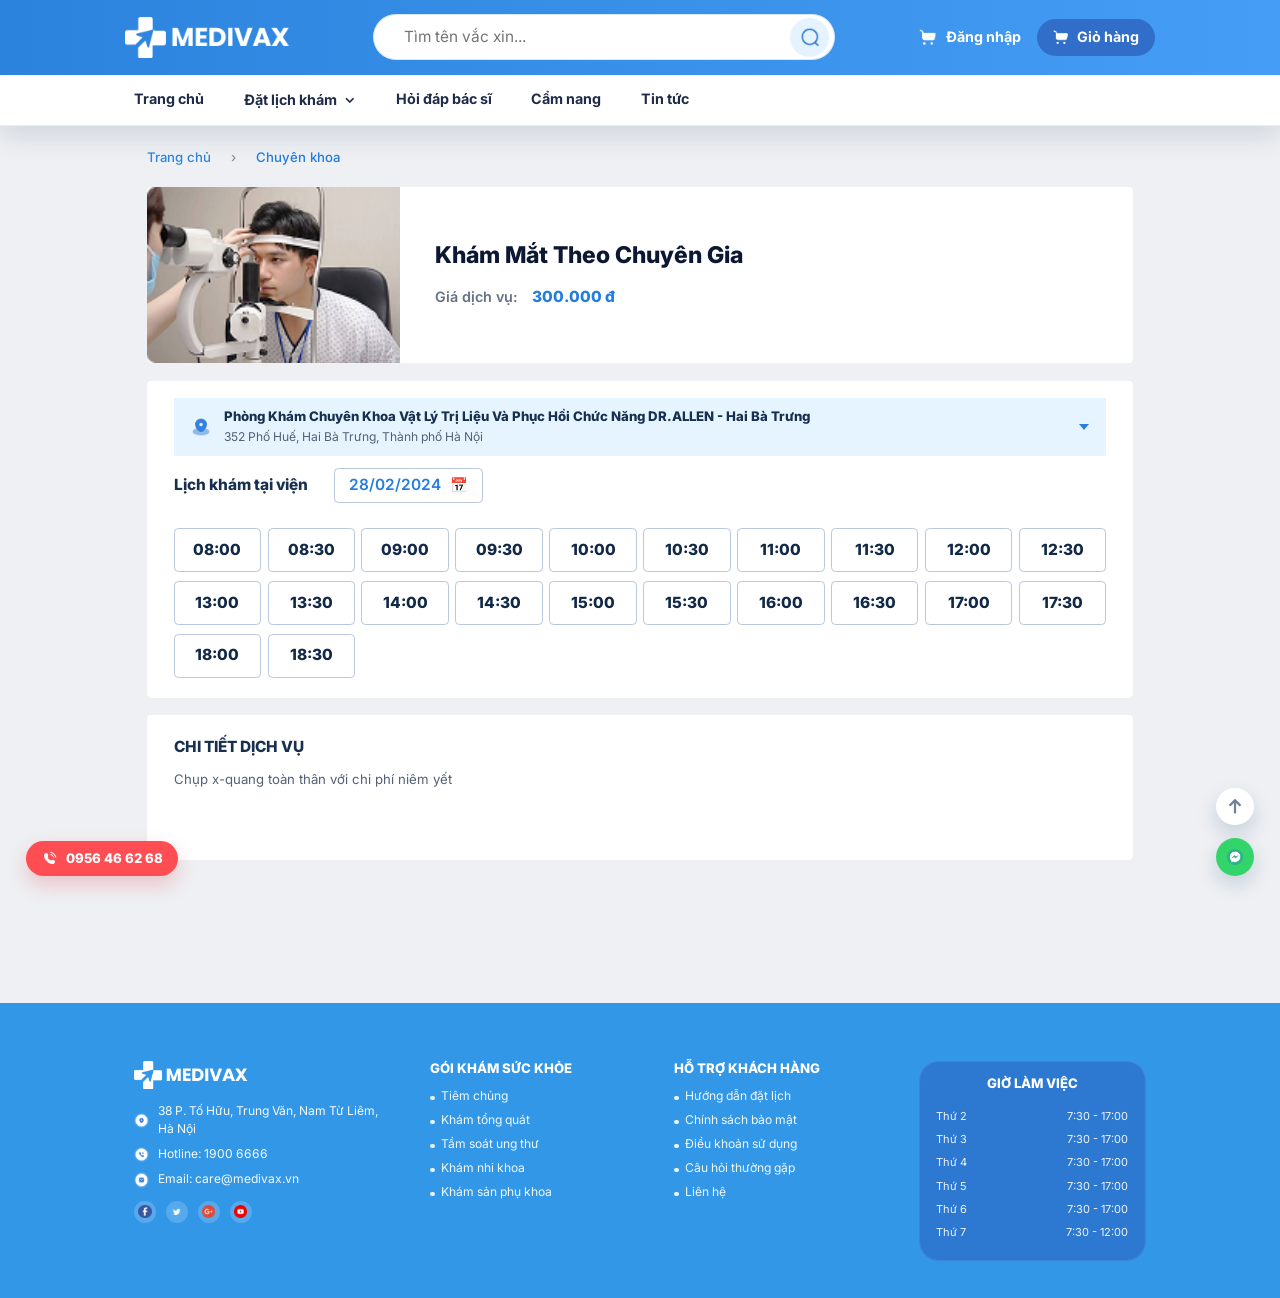
<file: chuyenkhoachi.html>
<!doctype html>
<html lang="vi">
  <head>
    <meta charset="UTF-8" />
    <meta name="viewport" content="width=device-width, initial-scale=1.0" />
    <title>Khám Mắt Theo Chuyên Gia - Medivax</title>
    <link
      href="https://cdn.jsdelivr.net/npm/bootstrap@5.3.3/dist/css/bootstrap.min.css"
      rel="stylesheet"
    />
    <link rel="stylesheet" href="assets/css/style.css" />
  </head>
  <body>
    <header class="site-header">
      <div class="top-header">
        <div class="container top-header-inner">
          <a href="index.html" class="brand" aria-label="Trang chủ Medivax">
            <img src="assets/image/logo.png" alt="Medivax" class="brand-mark" />
          </a>
          <button
            type="button"
            class="mobile-nav-trigger"
            aria-label="Mở menu"
            aria-expanded="false"
            aria-controls="main-navigation"
          >
            Menu
          </button>

          <form class="search-box" role="search">
            <input
              type="search"
              name="q"
              placeholder="Tìm tên vắc xin..."
              aria-label="Tìm kiếm vắc xin"
            />
            <button type="submit" class="search-btn" aria-label="Tìm kiếm">
              <img src="assets/image/Search.png" alt="Tìm" />
            </button>
          </form>

          <div class="header-actions">
            <a href="#" class="action-link action-login">
              <img src="assets/image/cart.png" alt="" class="icon-cart" />
              Đăng nhập
            </a>
            <a href="#" class="action-link action-cart" aria-label="Giỏ hàng">
              <img
                src="assets/image/cart.png"
                alt="Giỏ hàng"
                class="icon-cart"
              />
              Giỏ hàng
            </a>
          </div>
        </div>
      </div>

      <nav class="main-nav" id="main-navigation">
        <div class="container">
          <ul class="nav-links">
            <li><a href="index.html">Trang chủ</a></li>
            <li class="dropdown">
              <a href="javascript:void(0)" class="dropdown-toggle" role="button" data-bs-toggle="dropdown" aria-expanded="false"
                >Đặt lịch khám <span aria-hidden="true">⌄</span></a
              >
              <ul class="dropdown-menu" aria-label="Đặt lịch khám">
                <li><a class="dropdown-item" href="cosoyte.html">Cơ sở y tế</a></li>
                <li><a class="dropdown-item" href="chuyenkhoa.html">Chuyên khoa</a></li>
                <li><a class="dropdown-item" href="bacsi.html">Bác sĩ</a></li>
              </ul>
            </li>
            <li><a href="hoiapbacsi.html">Hỏi đáp bác sĩ</a></li>
            <li><a href="camnangyte.html">Cẩm nang</a></li>
            <li><a href="javascript:void(0)">Tin tức</a></li>
          </ul>
        </div>
      </nav>
    </header>

    <main class="specialty-detail-figma-page">
      <section class="specialty-detail-content">
        <div class="container specialty-detail-container">
          <nav class="detail-breadcrumb" aria-label="Đường dẫn">
            <a href="index.html">Trang chủ</a>
            <span>›</span>
            <a href="chuyenkhoa.html">Chuyên khoa</a>
          </nav>

          <article class="detail-service-head">
            <img
              src="assets/image/image 213.png"
              alt="Khám Mắt Theo Chuyên Gia"
            />
            <div>
              <h1>Khám Mắt Theo Chuyên Gia</h1>
              <p>Giá dịch vụ: <strong>300.000 đ</strong></p>
            </div>
          </article>

          <section
            class="detail-schedule-card"
            aria-labelledby="schedule-title"
          >
            <div class="detail-location-bar">
              <img src="assets/image/Map Point Wave.png" alt="" />
              <div>
                <strong
                  >Phòng Khám Chuyên Khoa Vật Lý Trị Liệu Và Phục Hồi Chức Năng
                  DR.ALLEN - Hai Bà Trưng</strong
                >
                <span>352 Phố Huế, Hai Bà Trưng, Thành phố Hà Nội</span>
              </div>
              <button type="button" aria-label="Mở danh sách địa điểm"></button>
            </div>

            <div class="detail-date-row">
              <h2 id="schedule-title">Lịch khám tại viện</h2>
              <button type="button">28/02/2024 <span>📅</span></button>
            </div>

              <div class="time-slot-row row row-cols-2 row-cols-md-4 row-cols-lg-6 row-cols-xl-10 g-2" aria-label="Chá»n giá» khÃ¡m">
              <button type="button">08:00</button>
              <button type="button">08:30</button>
              <button type="button">09:00</button>
              <button type="button">09:30</button>
              <button type="button">10:00</button>
              <button type="button">10:30</button>
              <button type="button">11:00</button>
              <button type="button">11:30</button>
              <button type="button">12:00</button>
              <button type="button">12:30</button>
              <button type="button">13:00</button>
              <button type="button">13:30</button>
              <button type="button">14:00</button>
              <button type="button">14:30</button>
              <button type="button">15:00</button>
              <button type="button">15:30</button>
              <button type="button">16:00</button>
              <button type="button">16:30</button>
              <button type="button">17:00</button>
              <button type="button">17:30</button>
              <button type="button">18:00</button>
              <button type="button">18:30</button>
            </div>
          </section>

          <section class="detail-description-card">
            <h2>CHI TIẾT DỊCH VỤ</h2>
            <p>Chụp x-quang toàn thân với chi phí niêm yết</p>
          </section>
        </div>
      </section>
    </main>

    <footer class="site-footer">
      <div class="container footer-row footer-row--figma row gx-3 gx-md-4 gy-design-20">
        <div class="footer-brand-col col-12 col-sm-6 col-lg-3">
          <a href="index.html" class="footer-logo" aria-label="Medivax">
            <img src="assets/image/logo.png" alt="Medivax" />
          </a>
          <ul class="footer-contact-list">
            <li>
              <img src="assets/image/icon3.png" alt="" />
              <span>38 P. Tố Hữu, Trung Văn, Nam Từ Liêm, Hà Nội</span>
            </li>
            <li>
              <img src="assets/image/icon.png" alt="" />
              <span>Hotline: 1900 6666</span>
            </li>
            <li>
              <img src="assets/image/icon2.png" alt="" />
              <span>Email: care@medivax.vn</span>
            </li>
          </ul>
          <div class="footer-socials" aria-label="Mạng xã hội">
            <a href="#" aria-label="Facebook"
              ><img src="assets/image/fb.png" alt=""
            /></a>
            <a href="#" aria-label="Twitter"
              ><img src="assets/image/tw.png" alt=""
            /></a>
            <a href="#" aria-label="Gmail"
              ><img src="assets/image/gmail.png" alt=""
            /></a>
            <a href="#" aria-label="Youtube"
              ><img src="assets/image/yt.png" alt=""
            /></a>
          </div>
        </div>
        <div class="footer-link-col col-12 col-sm-6 col-lg-3">
          <strong>GÓI KHÁM SỨC KHỎE</strong>
          <a href="#">Tiêm chủng</a>
          <a href="#">Khám tổng quát</a>
          <a href="#">Tầm soát ung thư</a>
          <a href="#">Khám nhi khoa</a>
          <a href="#">Khám sản phụ khoa</a>
        </div>
        <div class="footer-link-col col-12 col-sm-6 col-lg-3">
          <strong>HỖ TRỢ KHÁCH HÀNG</strong>
          <a href="#">Hướng dẫn đặt lịch</a>
          <a href="#">Chính sách bảo mật</a>
          <a href="#">Điều khoản sử dụng</a>
          <a href="#">Câu hỏi thường gặp</a>
          <a href="#">Liên hệ</a>
        </div>
        <div class="footer-hours-card col-12 col-sm-6 col-lg-3">
          <strong>GIỜ LÀM VIỆC</strong>
          <div class="footer-hours-row">
            <span>Thứ 2</span><span>7:30 - 17:00</span>
          </div>
          <div class="footer-hours-row">
            <span>Thứ 3</span><span>7:30 - 17:00</span>
          </div>
          <div class="footer-hours-row">
            <span>Thứ 4</span><span>7:30 - 17:00</span>
          </div>
          <div class="footer-hours-row">
            <span>Thứ 5</span><span>7:30 - 17:00</span>
          </div>
          <div class="footer-hours-row">
            <span>Thứ 6</span><span>7:30 - 17:00</span>
          </div>
          <div class="footer-hours-row">
            <span>Thứ 7</span><span>7:30 - 12:00</span>
          </div>
        </div>
      </div>
    </footer>

    <div class="floating-contact floating-contact--left">
      <a href="tel:0956466268" class="floating-hotline">
        <img src="assets/image/Phone Calling.png" alt="" />
        <span>0956 46 62 68</span>
      </a>
    </div>
    <div class="floating-contact floating-contact--right">
      <a href="#" class="floating-circle" aria-label="Lên đầu trang">
        <img src="assets/image/Vector.png" alt="" />
      </a>
      <a
        href="#"
        class="floating-circle floating-circle--green"
        aria-label="Tư vấn"
      >
        <img src="assets/image/facebook MSG.png" alt="" />
      </a>
    </div>

    <script src="https://cdn.jsdelivr.net/npm/bootstrap@5.3.3/dist/js/bootstrap.bundle.min.js"></script>
    <script src="assets/js/script.js"></script>
  </body>
</html>
</file>
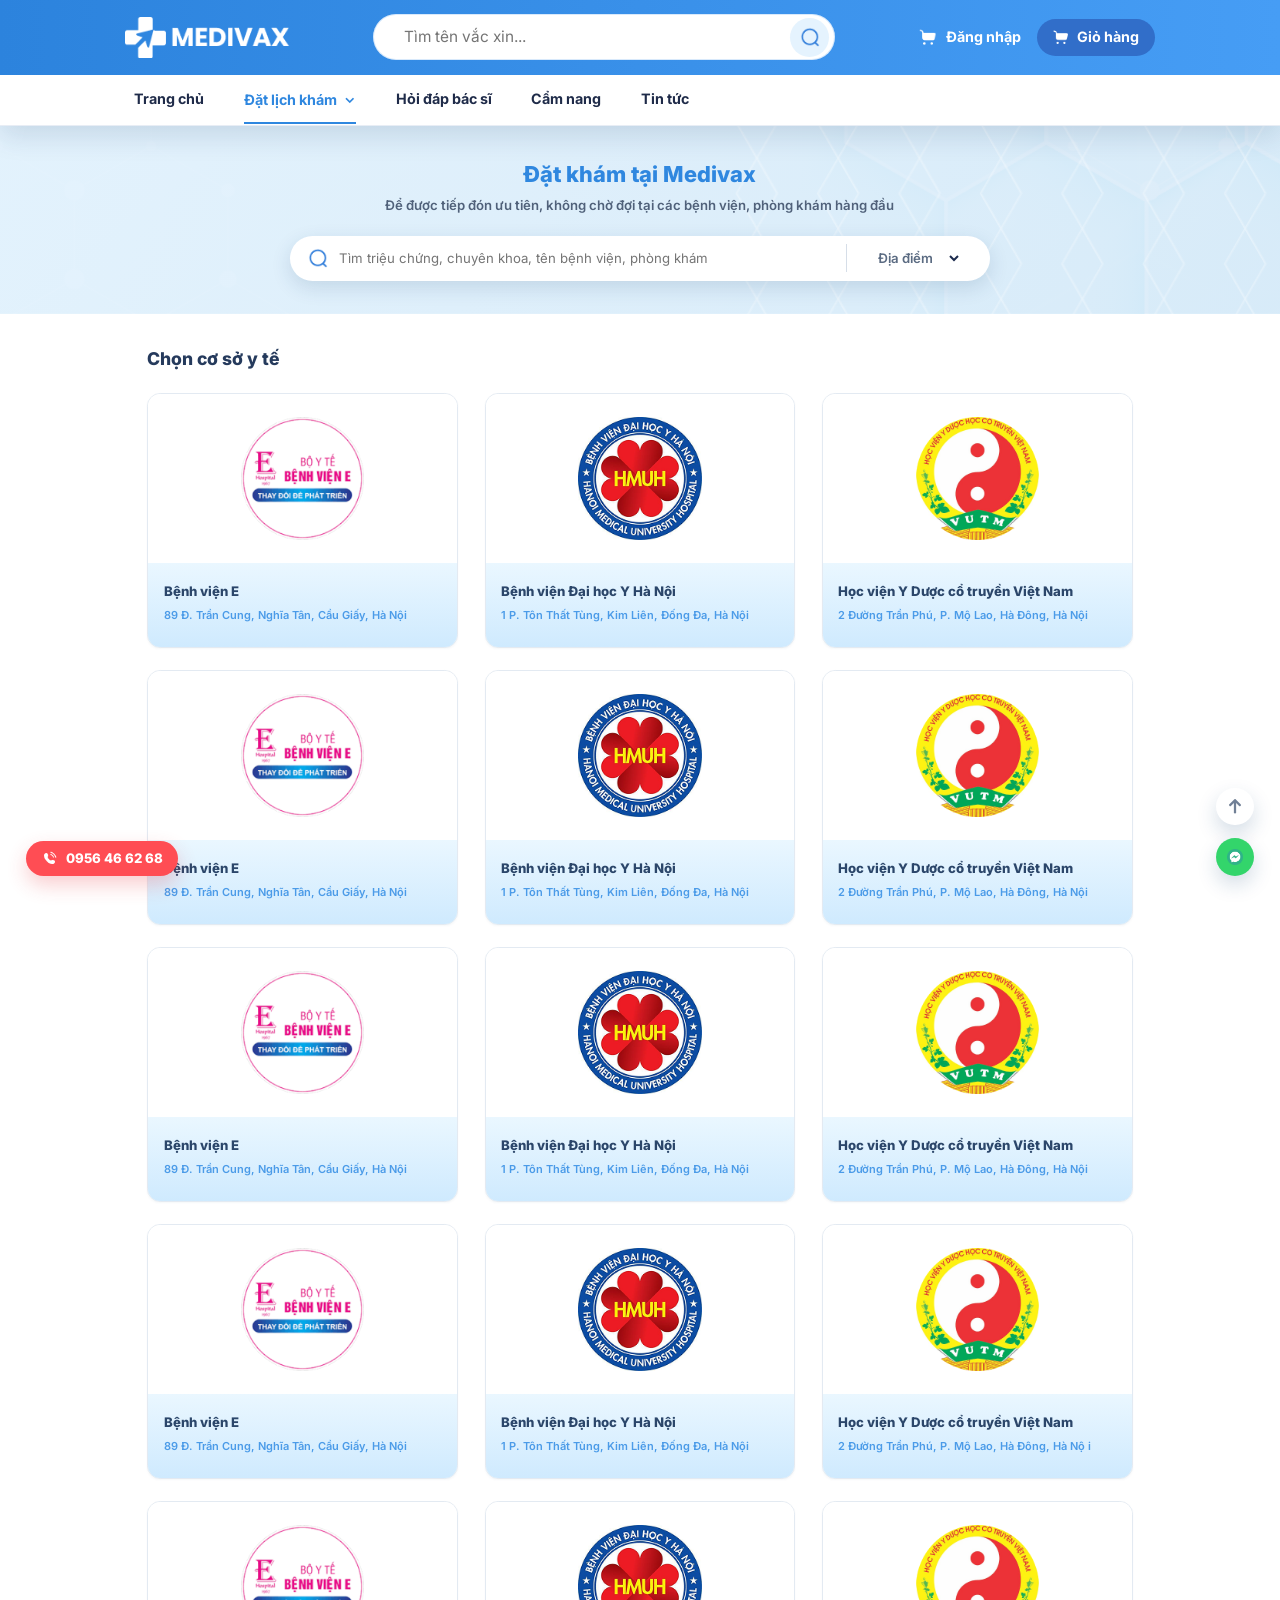
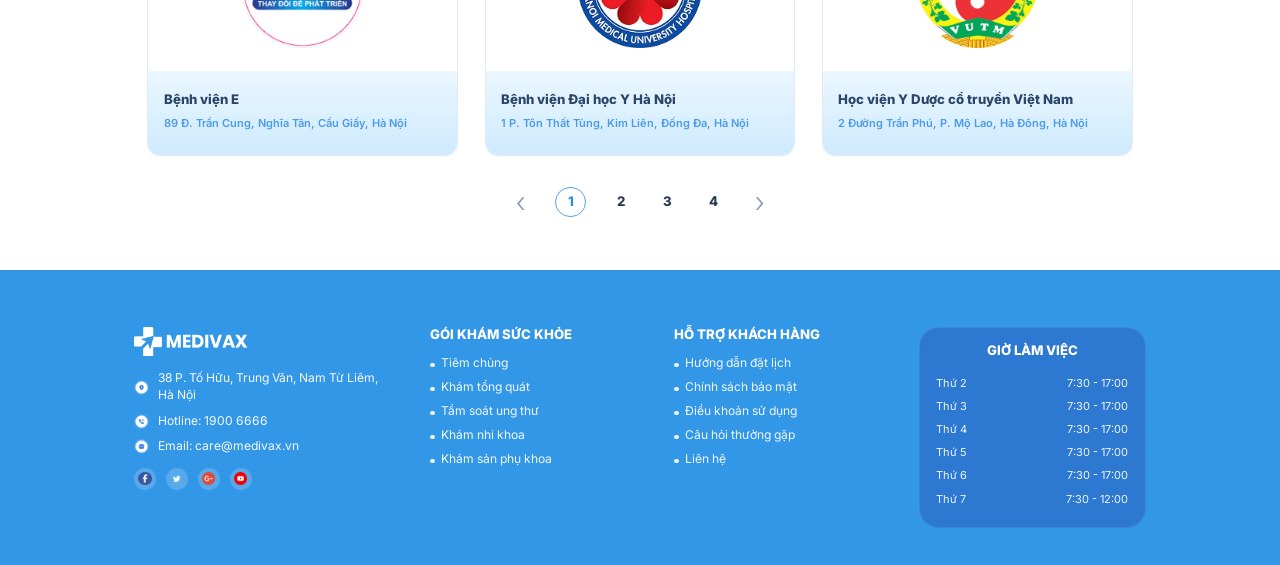
<file: cosoyte.html>
<!doctype html>
<html lang="vi">
  <head>
    <meta charset="UTF-8" />
    <meta name="viewport" content="width=device-width, initial-scale=1.0" />
    <title>Đặt lịch khám - Medivax</title>
    <link
      href="https://cdn.jsdelivr.net/npm/bootstrap@5.3.3/dist/css/bootstrap.min.css"
      rel="stylesheet"
    />
    <link rel="stylesheet" href="assets/css/style.css" />
  </head>
  <body>
    <header class="site-header">
      <div class="top-header">
        <div class="container top-header-inner">
          <a href="index.html" class="brand" aria-label="Trang chủ Medivax">
            <img src="assets/image/logo.png" alt="Medivax" class="brand-mark" />
          </a>
          <button
            type="button"
            class="mobile-nav-trigger"
            aria-label="Mở menu"
            aria-expanded="false"
            aria-controls="main-navigation"
          >
            Menu
          </button>

          <form class="search-box" role="search">
            <input
              type="search"
              name="q"
              placeholder="Tìm tên vắc xin..."
              aria-label="Tìm kiếm vắc xin"
            />
            <button type="submit" class="search-btn" aria-label="Tìm kiếm">
              <img src="assets/image/Search.png" alt="Tìm" />
            </button>
          </form>

          <div class="header-actions">
            <a href="#" class="action-link action-login">
              <img src="assets/image/cart.png" alt="" class="icon-cart" />
              Đăng nhập
            </a>
            <a href="#" class="action-link action-cart" aria-label="Giỏ hàng">
              <img
                src="assets/image/cart.png"
                alt="Giỏ hàng"
                class="icon-cart"
              />
              Giỏ hàng
            </a>
          </div>
        </div>
      </div>

      <nav class="main-nav" id="main-navigation">
        <div class="container">
          <ul class="nav-links">
            <li><a href="index.html">Trang chủ</a></li>
            <li class="dropdown">
              <a href="javascript:void(0)" class="dropdown-toggle" role="button" data-bs-toggle="dropdown" aria-expanded="false"
                >Đặt lịch khám <span aria-hidden="true">⌄</span></a
              >
              <ul class="dropdown-menu" aria-label="Đặt lịch khám">
                <li><a class="dropdown-item" href="cosoyte.html">Cơ sở y tế</a></li>
                <li><a class="dropdown-item" href="chuyenkhoa.html">Chuyên khoa</a></li>
                <li><a class="dropdown-item" href="bacsi.html">Bác sĩ</a></li>
              </ul>
            </li>
            <li><a href="hoiapbacsi.html">Hỏi đáp bác sĩ</a></li>
            <li><a href="camnangyte.html">Cẩm nang</a></li>
            <li><a href="javascript:void(0)">Tin tức</a></li>
          </ul>
        </div>
      </nav>
    </header>

    <main class="booking-facility-page">
      <section class="doctor-list-hero" aria-labelledby="doctor-list-title">
        <div class="container">
          <h1 id="doctor-list-title">Đặt khám tại Medivax</h1>
          <p>
            Để được tiếp đón ưu tiên, không chờ đợi tại các bệnh viện, phòng
            khám hàng đầu
          </p>
          <form class="doctor-search" role="search">
            <div class="doctor-search__bar">
              <div class="doctor-search__keyword">
                <img src="assets/image/Search.png" alt="" />
                <input
                  type="search"
                  placeholder="Tìm triệu chứng, chuyên khoa, tên bệnh viện, phòng khám"
                  aria-label="Tìm bác sĩ"
                />
              </div>
              <div class="doctor-search__divider" aria-hidden="true"></div>
              <label class="doctor-search__location">
                <span>Địa điểm</span>
                <select aria-label="Địa điểm"></select>
              </label>
            </div>
          </form>
        </div>
      </section>

      <section class="facility-list-section">
        <div class="container facility-list-container">
          <h2>Chọn cơ sở y tế</h2>

          <div class="facility-row row row-cols-1 row-cols-md-2 row-cols-lg-3 gx-3 gx-md-4 gy-design-20">
            <article class="facility-card">
              <div class="facility-card__logo">
                <img src="assets/image/eh.png" alt="Bệnh viện E" />
              </div>
              <div class="facility-card__body">
                <h3>Bệnh viện E</h3>
                <p>89 Đ. Trần Cung, Nghĩa Tân, Cầu Giấy, Hà Nội</p>
              </div>
            </article>
            <article class="facility-card">
              <div class="facility-card__logo">
                <img
                  src="assets/image/hmuh.png"
                  alt="Bệnh viện Đại học Y Hà Nội"
                />
              </div>
              <div class="facility-card__body">
                <h3>Bệnh viện Đại học Y Hà Nội</h3>
                <p>1 P. Tôn Thất Tùng, Kim Liên, Đống Đa, Hà Nội</p>
              </div>
            </article>
            <article class="facility-card">
              <div class="facility-card__logo">
                <img
                  src="assets/image/vutm.png"
                  alt="Học viện Y Dược cổ truyền Việt Nam"
                />
              </div>
              <div class="facility-card__body">
                <h3>Học viện Y Dược cổ truyền Việt Nam</h3>
                <p>2 Đường Trần Phú, P. Mộ Lao, Hà Đông, Hà Nội</p>
              </div>
            </article>
            <article class="facility-card">
              <div class="facility-card__logo">
                <img src="assets/image/eh.png" alt="Bệnh viện E" />
              </div>
              <div class="facility-card__body">
                <h3>Bệnh viện E</h3>
                <p>89 Đ. Trần Cung, Nghĩa Tân, Cầu Giấy, Hà Nội</p>
              </div>
            </article>
            <article class="facility-card">
              <div class="facility-card__logo">
                <img
                  src="assets/image/hmuh.png"
                  alt="Bệnh viện Đại học Y Hà Nội"
                />
              </div>
              <div class="facility-card__body">
                <h3>Bệnh viện Đại học Y Hà Nội</h3>
                <p>1 P. Tôn Thất Tùng, Kim Liên, Đống Đa, Hà Nội</p>
              </div>
            </article>
            <article class="facility-card">
              <div class="facility-card__logo">
                <img
                  src="assets/image/vutm.png"
                  alt="Học viện Y Dược cổ truyền Việt Nam"
                />
              </div>
              <div class="facility-card__body">
                <h3>Học viện Y Dược cổ truyền Việt Nam</h3>
                <p>2 Đường Trần Phú, P. Mộ Lao, Hà Đông, Hà Nội</p>
              </div>
            </article>
            <article class="facility-card">
              <div class="facility-card__logo">
                <img src="assets/image/eh.png" alt="Bệnh viện E" />
              </div>
              <div class="facility-card__body">
                <h3>Bệnh viện E</h3>
                <p>89 Đ. Trần Cung, Nghĩa Tân, Cầu Giấy, Hà Nội</p>
              </div>
            </article>
            <article class="facility-card">
              <div class="facility-card__logo">
                <img
                  src="assets/image/hmuh.png"
                  alt="Bệnh viện Đại học Y Hà Nội"
                />
              </div>
              <div class="facility-card__body">
                <h3>Bệnh viện Đại học Y Hà Nội</h3>
                <p>1 P. Tôn Thất Tùng, Kim Liên, Đống Đa, Hà Nội</p>
              </div>
            </article>
            <article class="facility-card">
              <div class="facility-card__logo">
                <img
                  src="assets/image/vutm.png"
                  alt="Học viện Y Dược cổ truyền Việt Nam"
                />
              </div>
              <div class="facility-card__body">
                <h3>Học viện Y Dược cổ truyền Việt Nam</h3>
                <p>2 Đường Trần Phú, P. Mộ Lao, Hà Đông, Hà Nội</p>
              </div>
            </article>
            <article class="facility-card">
              <div class="facility-card__logo">
                <img src="assets/image/eh.png" alt="Bệnh viện E" />
              </div>
              <div class="facility-card__body">
                <h3>Bệnh viện E</h3>
                <p>89 Đ. Trần Cung, Nghĩa Tân, Cầu Giấy, Hà Nội</p>
              </div>
            </article>
            <article class="facility-card">
              <div class="facility-card__logo">
                <img
                  src="assets/image/hmuh.png"
                  alt="Bệnh viện Đại học Y Hà Nội"
                />
              </div>
              <div class="facility-card__body">
                <h3>Bệnh viện Đại học Y Hà Nội</h3>
                <p>1 P. Tôn Thất Tùng, Kim Liên, Đống Đa, Hà Nội</p>
              </div>
            </article>
            <article class="facility-card">
              <div class="facility-card__logo">
                <img
                  src="assets/image/vutm.png"
                  alt="Học viện Y Dược cổ truyền Việt Nam"
                />
              </div>
              <div class="facility-card__body">
                <h3>Học viện Y Dược cổ truyền Việt Nam</h3>
                <p>2 Đường Trần Phú, P. Mộ Lao, Hà Đông, Hà Nộ i</p>
              </div>
            </article>
            <article class="facility-card">
              <div class="facility-card__logo">
                <img src="assets/image/eh.png" alt="Bệnh viện E" />
              </div>
              <div class="facility-card__body">
                <h3>Bệnh viện E</h3>
                <p>89 Đ. Trần Cung, Nghĩa Tân, Cầu Giấy, Hà Nội</p>
              </div>
            </article>
            <article class="facility-card">
              <div class="facility-card__logo">
                <img
                  src="assets/image/hmuh.png"
                  alt="Bệnh viện Đại học Y Hà Nội"
                />
              </div>
              <div class="facility-card__body">
                <h3>Bệnh viện Đại học Y Hà Nội</h3>
                <p>1 P. Tôn Thất Tùng, Kim Liên, Đống Đa, Hà Nội</p>
              </div>
            </article>
            <article class="facility-card">
              <div class="facility-card__logo">
                <img
                  src="assets/image/vutm.png"
                  alt="Học viện Y Dược cổ truyền Việt Nam"
                />
              </div>
              <div class="facility-card__body">
                <h3>Học viện Y Dược cổ truyền Việt Nam</h3>
                <p>2 Đường Trần Phú, P. Mộ Lao, Hà Đông, Hà Nội</p>
              </div>
            </article>
          </div>

          <nav class="facility-pagination" aria-label="Phân trang cơ sở y tế">
            <a href="#" aria-label="Trang trước">‹</a>
            <a href="#" class="active" aria-current="page">1</a>
            <a href="#">2</a>
            <a href="#">3</a>
            <a href="#">4</a>
            <a href="#" aria-label="Trang sau">›</a>
          </nav>
        </div>
      </section>
    </main>

    <footer class="site-footer">
      <div class="container footer-row footer-row--figma row gx-3 gx-md-4 gy-design-20">
        <div class="footer-brand-col col-12 col-sm-6 col-lg-3">
          <a href="index.html" class="footer-logo" aria-label="Medivax">
            <img src="assets/image/logo.png" alt="Medivax" />
          </a>
          <ul class="footer-contact-list">
            <li>
              <img src="assets/image/icon3.png" alt="" />
              <span>38 P. Tố Hữu, Trung Văn, Nam Từ Liêm, Hà Nội</span>
            </li>
            <li>
              <img src="assets/image/icon.png" alt="" />
              <span>Hotline: 1900 6666</span>
            </li>
            <li>
              <img src="assets/image/icon2.png" alt="" />
              <span>Email: care@medivax.vn</span>
            </li>
          </ul>
          <div class="footer-socials" aria-label="Mạng xã hội">
            <a href="#" aria-label="Facebook"
              ><img src="assets/image/fb.png" alt=""
            /></a>
            <a href="#" aria-label="Twitter"
              ><img src="assets/image/tw.png" alt=""
            /></a>
            <a href="#" aria-label="Gmail"
              ><img src="assets/image/gmail.png" alt=""
            /></a>
            <a href="#" aria-label="Youtube"
              ><img src="assets/image/yt.png" alt=""
            /></a>
          </div>
        </div>
        <div class="footer-link-col col-12 col-sm-6 col-lg-3">
          <strong>GÓI KHÁM SỨC KHỎE</strong>
          <a href="#">Tiêm chủng</a>
          <a href="#">Khám tổng quát</a>
          <a href="#">Tầm soát ung thư</a>
          <a href="#">Khám nhi khoa</a>
          <a href="#">Khám sản phụ khoa</a>
        </div>
        <div class="footer-link-col col-12 col-sm-6 col-lg-3">
          <strong>HỖ TRỢ KHÁCH HÀNG</strong>
          <a href="#">Hướng dẫn đặt lịch</a>
          <a href="#">Chính sách bảo mật</a>
          <a href="#">Điều khoản sử dụng</a>
          <a href="#">Câu hỏi thường gặp</a>
          <a href="#">Liên hệ</a>
        </div>
        <div class="footer-hours-card col-12 col-sm-6 col-lg-3">
          <strong>GIỜ LÀM VIỆC</strong>
          <div class="footer-hours-row">
            <span>Thứ 2</span><span>7:30 - 17:00</span>
          </div>
          <div class="footer-hours-row">
            <span>Thứ 3</span><span>7:30 - 17:00</span>
          </div>
          <div class="footer-hours-row">
            <span>Thứ 4</span><span>7:30 - 17:00</span>
          </div>
          <div class="footer-hours-row">
            <span>Thứ 5</span><span>7:30 - 17:00</span>
          </div>
          <div class="footer-hours-row">
            <span>Thứ 6</span><span>7:30 - 17:00</span>
          </div>
          <div class="footer-hours-row">
            <span>Thứ 7</span><span>7:30 - 12:00</span>
          </div>
        </div>
      </div>
    </footer>

    <div class="floating-contact floating-contact--left">
      <a href="tel:0956466268" class="floating-hotline">
        <img src="assets/image/Phone Calling.png" alt="" />
        <span>0956 46 62 68</span>
      </a>
    </div>
    <div class="floating-contact floating-contact--right">
      <a href="#" class="floating-circle" aria-label="Lên đầu trang">
        <img src="assets/image/Vector.png" alt="" />
      </a>
      <a
        href="#"
        class="floating-circle floating-circle--green"
        aria-label="Tư vấn"
      >
        <img src="assets/image/facebook MSG.png" alt="" />
      </a>
    </div>

    <script src="https://cdn.jsdelivr.net/npm/bootstrap@5.3.3/dist/js/bootstrap.bundle.min.js"></script>
    <script src="assets/js/script.js"></script>
  </body>
</html>
</file>
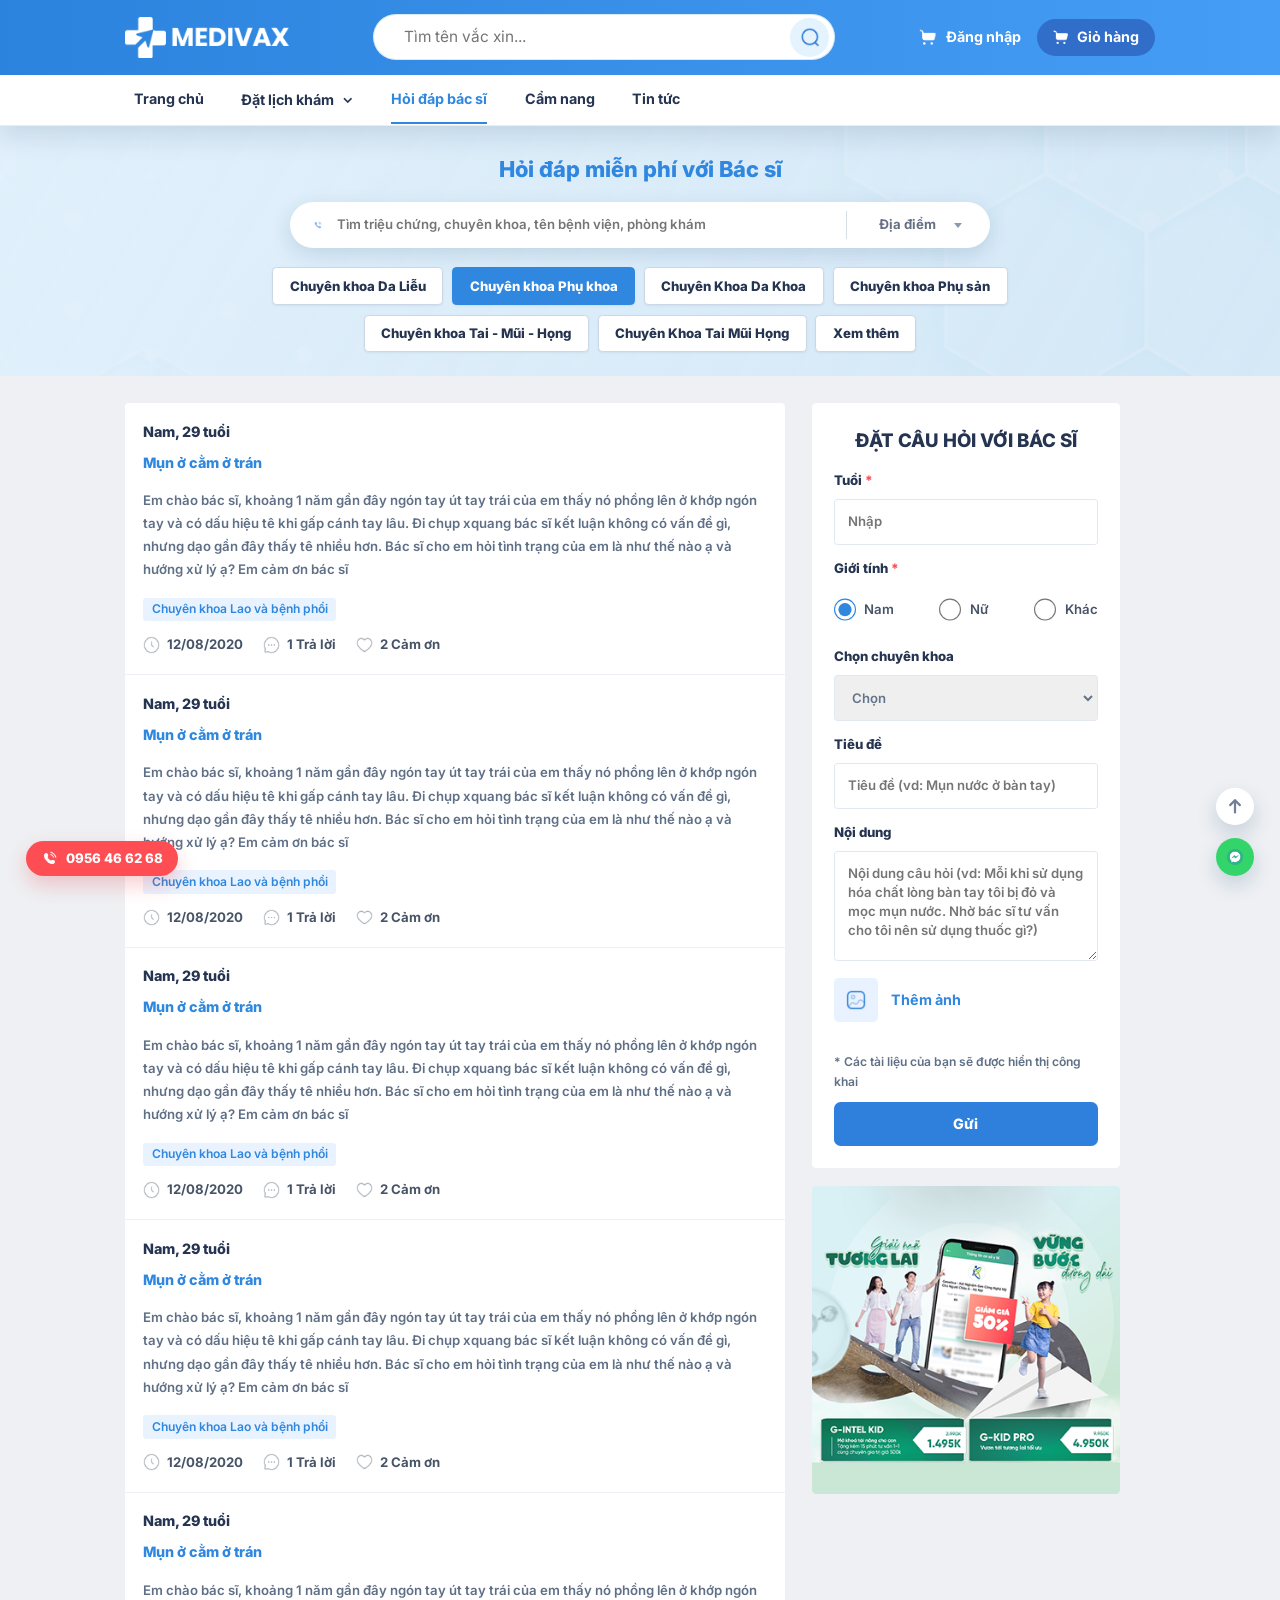
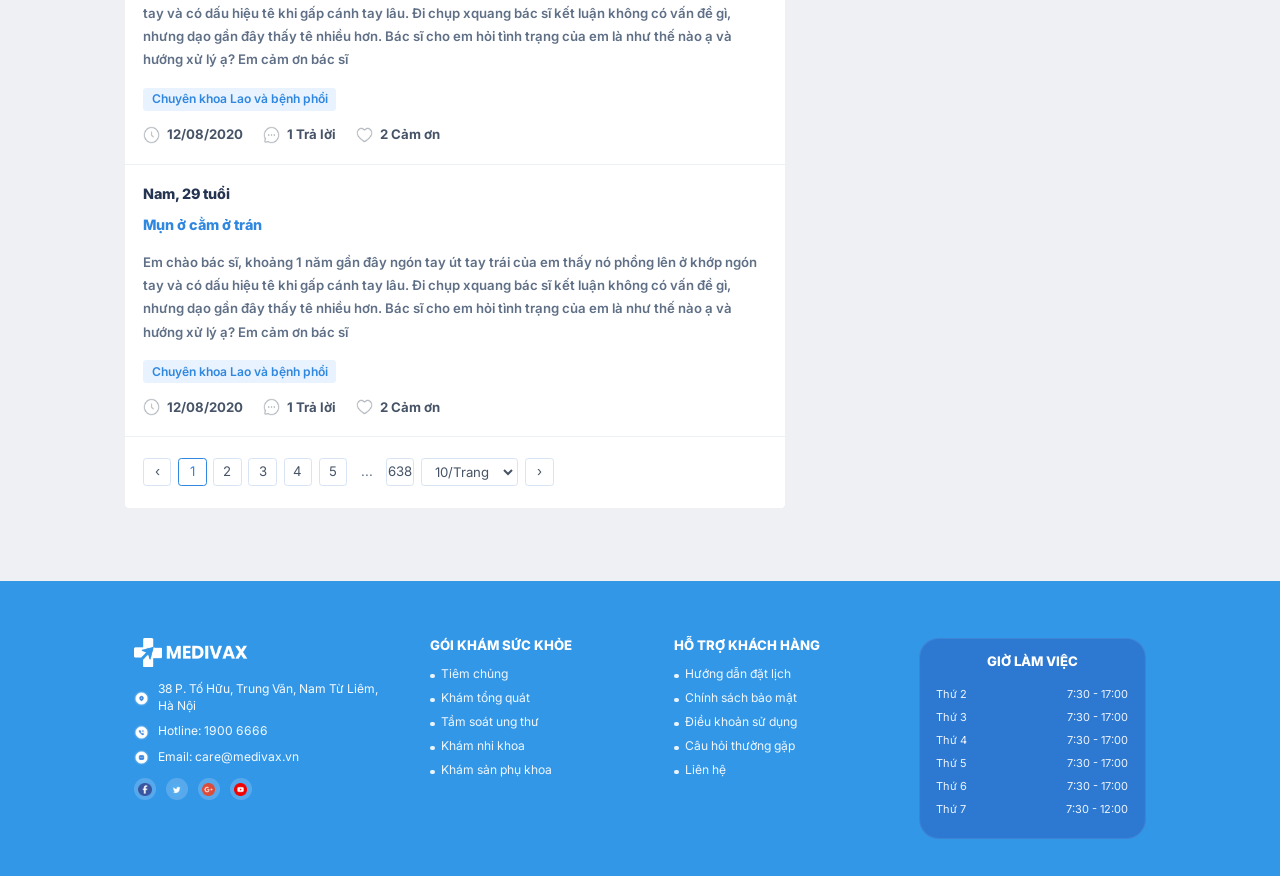
<file: hoiapbacsi.html>
<!doctype html>
<html lang="vi">
  <head>
    <meta charset="UTF-8" />
    <meta name="viewport" content="width=device-width, initial-scale=1.0" />
    <title>Hỏi đáp bác sĩ - Medivax</title>
    <link
      href="https://cdn.jsdelivr.net/npm/bootstrap@5.3.3/dist/css/bootstrap.min.css"
      rel="stylesheet"
    />
    <link rel="stylesheet" href="assets/css/style.css" />
  </head>
  <body>
    <header class="site-header">
      <div class="top-header">
        <div class="container top-header-inner">
          <a href="index.html" class="brand" aria-label="Trang chủ Medivax">
            <img src="assets/image/logo.png" alt="Medivax" class="brand-mark" />
          </a>
          <button
            type="button"
            class="mobile-nav-trigger"
            aria-label="Mở menu"
            aria-expanded="false"
            aria-controls="main-navigation"
          >
            Menu
          </button>

          <form class="search-box" role="search">
            <input
              type="search"
              name="q"
              placeholder="Tìm tên vắc xin..."
              aria-label="Tìm kiếm vắc xin"
            />
            <button type="submit" class="search-btn" aria-label="Tìm kiếm">
              <img src="assets/image/Search.png" alt="Tìm" />
            </button>
          </form>

          <div class="header-actions">
            <a href="#" class="action-link action-login">
              <img src="assets/image/cart.png" alt="" class="icon-cart" />
              Đăng nhập
            </a>
            <a href="#" class="action-link action-cart" aria-label="Giỏ hàng">
              <img
                src="assets/image/cart.png"
                alt="Giỏ hàng"
                class="icon-cart"
              />
              Giỏ hàng
            </a>
          </div>
        </div>
      </div>

      <nav class="main-nav" id="main-navigation">
        <div class="container">
          <ul class="nav-links">
            <li><a href="index.html">Trang chủ</a></li>
            <li class="dropdown">
              <a href="javascript:void(0)" class="dropdown-toggle" role="button" data-bs-toggle="dropdown" aria-expanded="false"
                >Đặt lịch khám <span aria-hidden="true">⌄</span></a
              >
              <ul class="dropdown-menu" aria-label="Đặt lịch khám">
                <li><a class="dropdown-item" href="cosoyte.html">Cơ sở y tế</a></li>
                <li><a class="dropdown-item" href="chuyenkhoa.html">Chuyên khoa</a></li>
                <li><a class="dropdown-item" href="bacsi.html">Bác sĩ</a></li>
              </ul>
            </li>
            <li><a href="hoiapbacsi.html">Hỏi đáp bác sĩ</a></li>
            <li><a href="camnangyte.html">Cẩm nang</a></li>
            <li><a href="javascript:void(0)">Tin tức</a></li>
          </ul>
        </div>
      </nav>
    </header>

    <main class="qa-page">
      <section class="qa-hero">
        <div class="container">
          <h1>Hỏi đáp miễn phí với Bác sĩ</h1>
          <form class="qa-search" role="search">
            <div class="qa-search__bar">
              <div class="qa-search__keyword">
                <img src="assets/image/icon.png" alt="" />
                <input
                  type="search"
                  placeholder="Tìm triệu chứng, chuyên khoa, tên bệnh viện, phòng khám"
                  aria-label="Tìm kiếm"
                />
              </div>
              <div class="qa-search__divider" aria-hidden="true"></div>
              <label class="qa-search__location">
                <span>Địa điểm</span>
                <select aria-label="Địa điểm">
                  <option>Hà Nội</option>
                  <option>TP. Hồ Chí Minh</option>
                  <option>Đà Nẵng</option>
                </select>
              </label>
            </div>
          </form>
          <div class="qa-pill-row" aria-label="Chuyên khoa">
            <button type="button" class="qa-pill">Chuyên khoa Da Liễu</button>
            <button type="button" class="qa-pill qa-pill--active">
              Chuyên khoa Phụ khoa
            </button>
            <button type="button" class="qa-pill">Chuyên Khoa Da Khoa</button>
            <button type="button" class="qa-pill">Chuyên khoa Phụ sản</button>
            <button type="button" class="qa-pill">
              Chuyên khoa Tai - Mũi - Họng
            </button>
            <button type="button" class="qa-pill">
              Chuyên Khoa Tai Mũi Họng
            </button>
            <button type="button" class="qa-pill">Xem thêm</button>
          </div>
        </div>
      </section>

      <section class="qa-content">
        <div class="container">
        <div class="qa-content-row row gx-3 gx-md-4 gy-design-20">
          <div class="qa-list col-12 col-lg-8">
              <article
                class="qa-item"
                onclick="location.href = 'hoiapbacsichi.html?id=1'"
              >
                <div class="qa-item__head">
                  <strong>Nam, 29 tuổi</strong>
                  <span class="qa-item__title">Mụn ở cằm ở trán</span>
                </div>
                <p>
                  Em chào bác sĩ, khoảng 1 năm gần đây ngón tay út tay trái của em
                  thấy nó phồng lên ở khớp ngón tay và có dấu hiệu tê khi gấp cánh
                  tay lâu. Đi chụp xquang bác sĩ kết luận không có vấn đề gì,
                  nhưng dạo gần đây thấy tê nhiều hơn. Bác sĩ cho em hỏi tình
                  trạng của em là như thế nào ạ và hướng xử lý ạ? Em cảm ơn bác sĩ
                </p>
                <div class="qa-item__footer">
                  <span class="qa-item__tag">Chuyên khoa Lao và bệnh phổi</span>
                  <div class="qa-item__meta">
                    <span
                      ><img
                        src="assets/image/Clock Circle.png"
                        alt=""
                      />12/08/2020</span
                    >
                    <span
                      ><img src="assets/image/Chat Round Dots.png" alt="" />1 Trả lời</span
                    >
                    <span
                      ><img src="assets/image/Heart.png" alt="" />2 Cảm ơn</span
                    >
                  </div>
                </div>
              </article>

              <article
                class="qa-item"
                onclick="location.href = 'hoiapbacsichi.html?id=2'"
              >
                <div class="qa-item__head">
                  <strong>Nam, 29 tuổi</strong>
                  <span class="qa-item__title">Mụn ở cằm ở trán</span>
                </div>
                <p>
                  Em chào bác sĩ, khoảng 1 năm gần đây ngón tay út tay trái của em
                  thấy nó phồng lên ở khớp ngón tay và có dấu hiệu tê khi gấp cánh
                  tay lâu. Đi chụp xquang bác sĩ kết luận không có vấn đề gì,
                  nhưng dạo gần đây thấy tê nhiều hơn. Bác sĩ cho em hỏi tình
                  trạng của em là như thế nào ạ và hướng xử lý ạ? Em cảm ơn bác sĩ
                </p>
                <div class="qa-item__footer">
                  <span class="qa-item__tag">Chuyên khoa Lao và bệnh phổi</span>
                  <div class="qa-item__meta">
                    <span
                      ><img
                        src="assets/image/Clock Circle.png"
                        alt=""
                      />12/08/2020</span
                    >
                    <span
                      ><img src="assets/image/Chat Round Dots.png" alt="" />1 Trả lời</span
                    >
                    <span
                      ><img src="assets/image/Heart.png" alt="" />2 Cảm ơn</span
                    >
                  </div>
                </div>
              </article>
              <article
                class="qa-item"
                onclick="location.href = 'hoiapbacsichi.html?id=3'"
              >
                <div class="qa-item__head">
                  <strong>Nam, 29 tuổi</strong>
                  <span class="qa-item__title">Mụn ở cằm ở trán</span>
                </div>
                <p>
                  Em chào bác sĩ, khoảng 1 năm gần đây ngón tay út tay trái của em
                  thấy nó phồng lên ở khớp ngón tay và có dấu hiệu tê khi gấp cánh
                  tay lâu. Đi chụp xquang bác sĩ kết luận không có vấn đề gì,
                  nhưng dạo gần đây thấy tê nhiều hơn. Bác sĩ cho em hỏi tình
                  trạng của em là như thế nào ạ và hướng xử lý ạ? Em cảm ơn bác sĩ
                </p>
                <div class="qa-item__footer">
                  <span class="qa-item__tag">Chuyên khoa Lao và bệnh phổi</span>
                  <div class="qa-item__meta">
                    <span
                      ><img
                        src="assets/image/Clock Circle.png"
                        alt=""
                      />12/08/2020</span
                    >
                    <span
                      ><img src="assets/image/Chat Round Dots.png" alt="" />1 Trả lời</span
                    >
                    <span
                      ><img src="assets/image/Heart.png" alt="" />2 Cảm ơn</span
                    >
                  </div>
                </div>
              </article>
              <article
                class="qa-item"
                onclick="location.href = 'hoiapbacsichi.html?id=3'"
              >
                <div class="qa-item__head">
                  <strong>Nam, 29 tuổi</strong>
                  <span class="qa-item__title">Mụn ở cằm ở trán</span>
                </div>
                <p>
                  Em chào bác sĩ, khoảng 1 năm gần đây ngón tay út tay trái của em
                  thấy nó phồng lên ở khớp ngón tay và có dấu hiệu tê khi gấp cánh
                  tay lâu. Đi chụp xquang bác sĩ kết luận không có vấn đề gì,
                  nhưng dạo gần đây thấy tê nhiều hơn. Bác sĩ cho em hỏi tình
                  trạng của em là như thế nào ạ và hướng xử lý ạ? Em cảm ơn bác sĩ
                </p>
                <div class="qa-item__footer">
                  <span class="qa-item__tag">Chuyên khoa Lao và bệnh phổi</span>
                  <div class="qa-item__meta">
                    <span
                      ><img
                        src="assets/image/Clock Circle.png"
                        alt=""
                      />12/08/2020</span
                    >
                    <span
                      ><img src="assets/image/Chat Round Dots.png" alt="" />1 Trả lời</span
                    >
                    <span
                      ><img src="assets/image/Heart.png" alt="" />2 Cảm ơn</span
                    >
                  </div>
                </div>
              </article>
              <article
                class="qa-item"
                onclick="location.href = 'hoiapbacsichi.html?id=3'"
              >
                <div class="qa-item__head">
                  <strong>Nam, 29 tuổi</strong>
                  <span class="qa-item__title">Mụn ở cằm ở trán</span>
                </div>
                <p>
                  Em chào bác sĩ, khoảng 1 năm gần đây ngón tay út tay trái của em
                  thấy nó phồng lên ở khớp ngón tay và có dấu hiệu tê khi gấp cánh
                  tay lâu. Đi chụp xquang bác sĩ kết luận không có vấn đề gì,
                  nhưng dạo gần đây thấy tê nhiều hơn. Bác sĩ cho em hỏi tình
                  trạng của em là như thế nào ạ và hướng xử lý ạ? Em cảm ơn bác sĩ
                </p>
                <div class="qa-item__footer">
                  <span class="qa-item__tag">Chuyên khoa Lao và bệnh phổi</span>
                  <div class="qa-item__meta">
                    <span
                      ><img
                        src="assets/image/Clock Circle.png"
                        alt=""
                      />12/08/2020</span
                    >
                    <span
                      ><img src="assets/image/Chat Round Dots.png" alt="" />1 Trả lời</span
                    >
                    <span
                      ><img src="assets/image/Heart.png" alt="" />2 Cảm ơn</span
                    >
                  </div>
                </div>
              </article>

              <article
                class="qa-item"
                onclick="location.href = 'hoiapbacsichi.html?id=3'"
              >
                <div class="qa-item__head">
                  <strong>Nam, 29 tuổi</strong>
                  <span class="qa-item__title">Mụn ở cằm ở trán</span>
                </div>
                <p>
                  Em chào bác sĩ, khoảng 1 năm gần đây ngón tay út tay trái của em
                  thấy nó phồng lên ở khớp ngón tay và có dấu hiệu tê khi gấp cánh
                  tay lâu. Đi chụp xquang bác sĩ kết luận không có vấn đề gì,
                  nhưng dạo gần đây thấy tê nhiều hơn. Bác sĩ cho em hỏi tình
                  trạng của em là như thế nào ạ và hướng xử lý ạ? Em cảm ơn bác sĩ
                </p>
                <div class="qa-item__footer">
                  <span class="qa-item__tag">Chuyên khoa Lao và bệnh phổi</span>
                  <div class="qa-item__meta">
                    <span
                      ><img
                        src="assets/image/Clock Circle.png"
                        alt=""
                      />12/08/2020</span
                    >
                    <span
                      ><img src="assets/image/Chat Round Dots.png" alt="" />1 Trả lời</span
                    >
                    <span
                      ><img src="assets/image/Heart.png" alt="" />2 Cảm ơn</span
                    >
                  </div>
                </div>
              </article>

              <nav class="review-pagination" aria-label="Phân trang câu hỏi">
                <a href="#" aria-label="Trang trước">‹</a>
                <a href="#" class="active" aria-current="page">1</a>
                <a href="#">2</a>
                <a href="#">3</a>
                <a href="#">4</a>
                <a href="#">5</a>
                <span class="pagination-ellipsis">...</span>
                <a href="#">638</a>
                <label class="pagination-size">
                  <select aria-label="Số lượng mỗi trang">
                    <option>10/Trang</option>
                    <option>20/Trang</option>
                    <option>50/Trang</option>
                  </select>
                </label>
                <a href="#" aria-label="Trang sau">›</a>
              </nav>
            </div>

          <div class="qa-side col-12 col-lg-4">
              <form class="qa-form-card">
                <h2>ĐẶT CÂU HỎI VỚI BÁC SĨ</h2>
                <label class="qa-field">
                  <span>Tuổi</span>
                  <input type="text" placeholder="Nhập" required />
                </label>
                <div class="qa-field">
                  <span>Giới tính</span>
                  <div class="qa-radio-row">
                    <label
                      ><input type="radio" name="gender" checked /> Nam</label
                    >
                    <label><input type="radio" name="gender" /> Nữ</label>
                    <label><input type="radio" name="gender" /> Khác</label>
                  </div>
                </div>
                <label class="qa-field">
                  <span>Chọn chuyên khoa</span>
                  <select>
                    <option>Chọn</option>
                    <option>Chuyên khoa Da liễu</option>
                    <option>Chuyên khoa Tai Mũi Họng</option>
                  </select>
                </label>
                <label class="qa-field">
                  <span>Tiêu đề</span>
                  <input
                    type="text"
                    placeholder="Tiêu đề (vd: Mụn nước ở bàn tay)"
                  />
                </label>
                <label class="qa-field">
                  <span>Nội dung</span>
                  <textarea
                    rows="4"
                    placeholder="Nội dung câu hỏi (vd: Mỗi khi sử dụng hóa chất lòng bàn tay tôi bị đỏ và mọc mụn nước. Nhờ bác sĩ tư vấn cho tôi nên sử dụng thuốc gì?)"
                  ></textarea>
                </label>
                <label class="qa-upload">
                  <img src="assets/image/Image 2.png" alt="" />
                  <span>Thêm ảnh</span>
                  <input type="file" hidden />
                </label>
                <p class="qa-note">
                  * Các tài liệu của bạn sẽ được hiển thị công khai
                </p>
                <button type="submit" class="qa-submit">Gửi</button>
              </form>

              <div class="qa-ad-card">
                <img src="assets/image/icon.png" alt="" />
              </div>
            </div>
          </div>
        </div>
      </section>
    </main>

    <footer class="site-footer">
      <div class="container footer-row footer-row--figma row gx-3 gx-md-4 gy-design-20">
        <div class="footer-brand-col col-12 col-sm-6 col-lg-3">
          <a href="index.html" class="footer-logo" aria-label="Medivax">
            <img src="assets/image/logo.png" alt="Medivax" />
          </a>
          <ul class="footer-contact-list">
            <li>
              <img src="assets/image/icon3.png" alt="" />
              <span>38 P. Tố Hữu, Trung Văn, Nam Từ Liêm, Hà Nội</span>
            </li>
            <li>
              <img src="assets/image/icon.png" alt="" />
              <span>Hotline: 1900 6666</span>
            </li>
            <li>
              <img src="assets/image/icon2.png" alt="" />
              <span>Email: care@medivax.vn</span>
            </li>
          </ul>
          <div class="footer-socials" aria-label="Mạng xã hội">
            <a href="#" aria-label="Facebook"
              ><img src="assets/image/fb.png" alt=""
            /></a>
            <a href="#" aria-label="Twitter"
              ><img src="assets/image/tw.png" alt=""
            /></a>
            <a href="#" aria-label="Gmail"
              ><img src="assets/image/gmail.png" alt=""
            /></a>
            <a href="#" aria-label="Youtube"
              ><img src="assets/image/yt.png" alt=""
            /></a>
          </div>
        </div>
        <div class="footer-link-col col-12 col-sm-6 col-lg-3">
          <strong>GÓI KHÁM SỨC KHỎE</strong>
          <a href="#">Tiêm chủng</a>
          <a href="#">Khám tổng quát</a>
          <a href="#">Tầm soát ung thư</a>
          <a href="#">Khám nhi khoa</a>
          <a href="#">Khám sản phụ khoa</a>
        </div>
        <div class="footer-link-col col-12 col-sm-6 col-lg-3">
          <strong>HỖ TRỢ KHÁCH HÀNG</strong>
          <a href="#">Hướng dẫn đặt lịch</a>
          <a href="#">Chính sách bảo mật</a>
          <a href="#">Điều khoản sử dụng</a>
          <a href="#">Câu hỏi thường gặp</a>
          <a href="#">Liên hệ</a>
        </div>
        <div class="footer-hours-card col-12 col-sm-6 col-lg-3">
          <strong>GIỜ LÀM VIỆC</strong>
          <div class="footer-hours-row">
            <span>Thứ 2</span><span>7:30 - 17:00</span>
          </div>
          <div class="footer-hours-row">
            <span>Thứ 3</span><span>7:30 - 17:00</span>
          </div>
          <div class="footer-hours-row">
            <span>Thứ 4</span><span>7:30 - 17:00</span>
          </div>
          <div class="footer-hours-row">
            <span>Thứ 5</span><span>7:30 - 17:00</span>
          </div>
          <div class="footer-hours-row">
            <span>Thứ 6</span><span>7:30 - 17:00</span>
          </div>
          <div class="footer-hours-row">
            <span>Thứ 7</span><span>7:30 - 12:00</span>
          </div>
        </div>
      </div>
    </footer>

    <div class="floating-contact floating-contact--left">
      <a href="tel:0956466268" class="floating-hotline">
        <img src="assets/image/Phone Calling.png" alt="" />
        <span>0956 46 62 68</span>
      </a>
    </div>
    <div class="floating-contact floating-contact--right">
      <a href="#" class="floating-circle" aria-label="Lên đầu trang">
        <img src="assets/image/Vector.png" alt="" />
      </a>
      <a
        href="#"
        class="floating-circle floating-circle--green"
        aria-label="Tư vấn"
      >
        <img src="assets/image/facebook MSG.png" alt="" />
      </a>
    </div>

    <script src="https://cdn.jsdelivr.net/npm/bootstrap@5.3.3/dist/js/bootstrap.bundle.min.js"></script>
    <script src="assets/js/script.js"></script>
  </body>
</html>
</file>
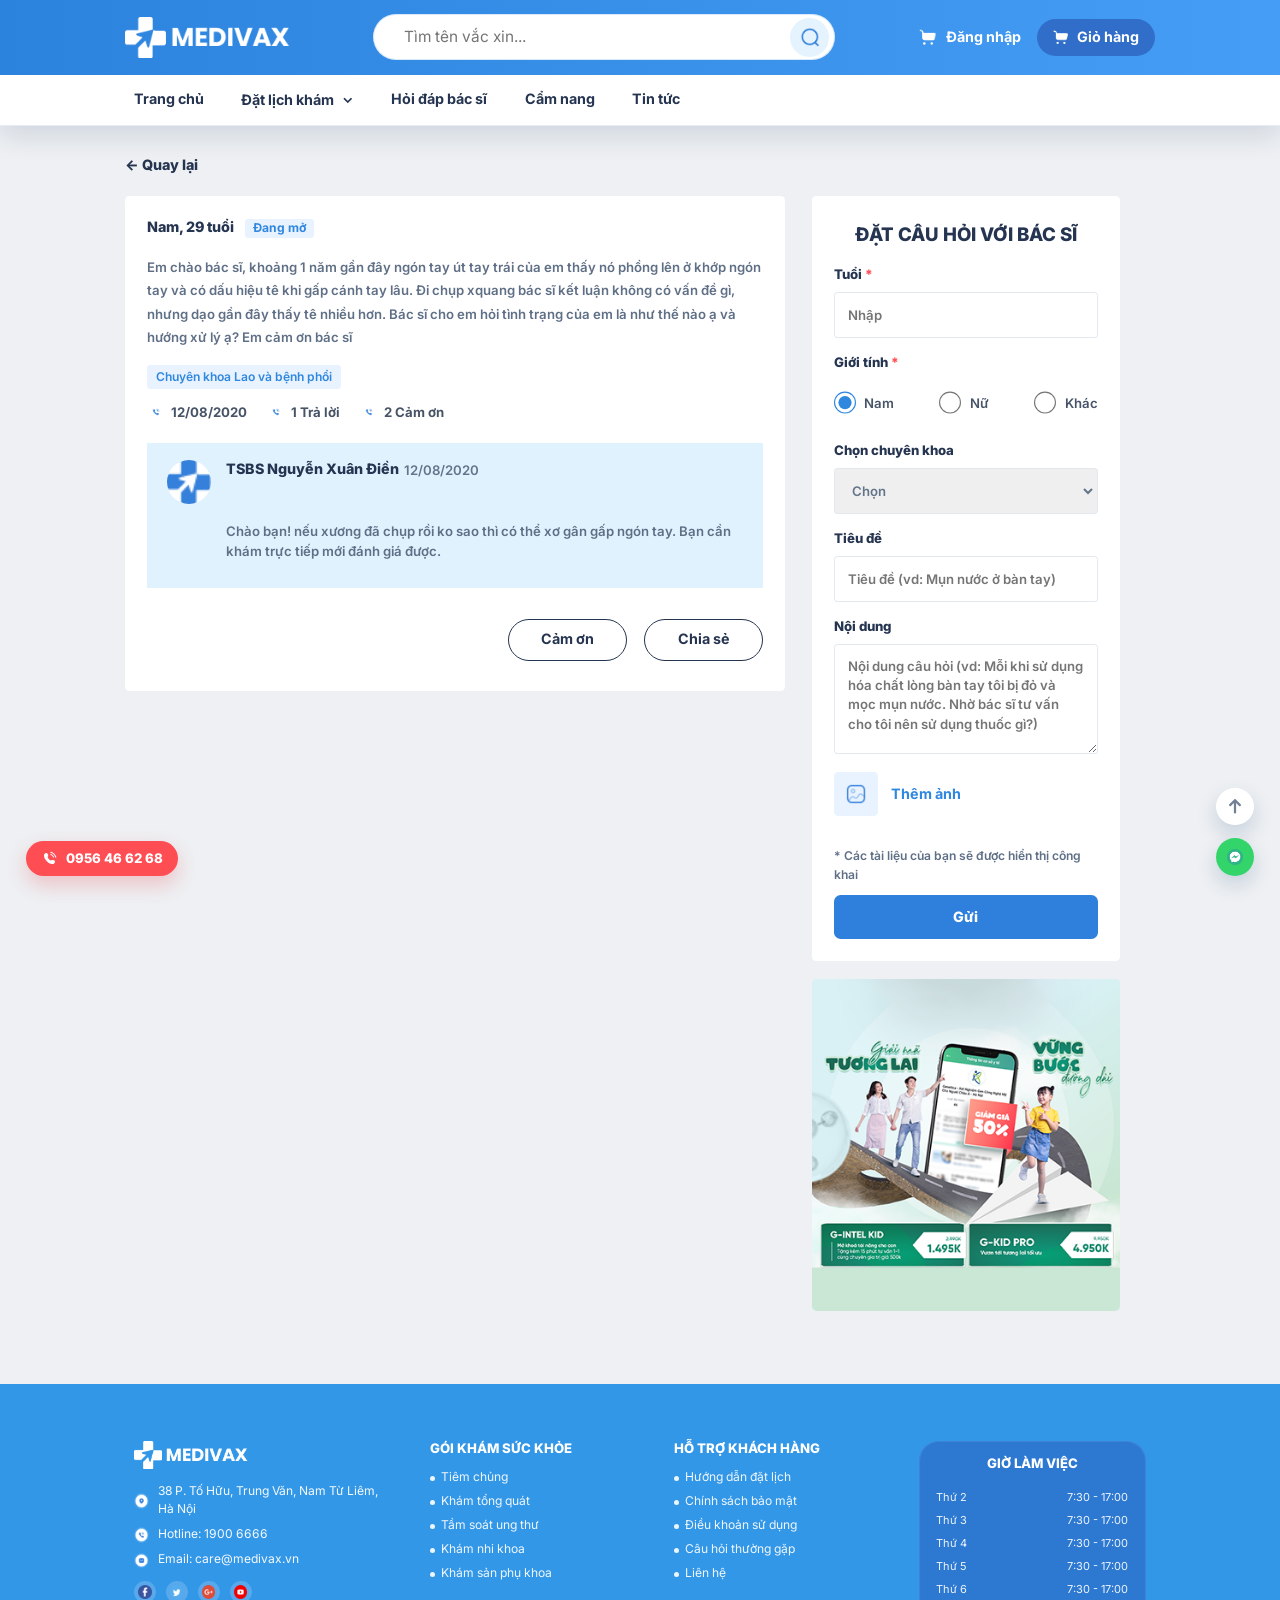
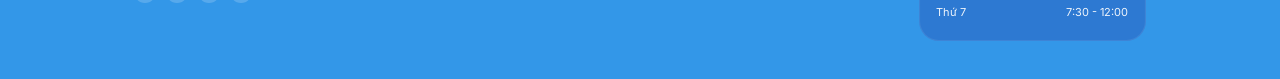
<file: hoiapbacsichi.html>
<!doctype html>
<html lang="vi">
  <head>
    <meta charset="UTF-8" />
    <meta name="viewport" content="width=device-width, initial-scale=1.0" />
    <title>Chi tiết câu hỏi - Medivax</title>
    <link
      href="https://cdn.jsdelivr.net/npm/bootstrap@5.3.3/dist/css/bootstrap.min.css"
      rel="stylesheet"
    />
    <link rel="stylesheet" href="assets/css/style.css" />
  </head>
  <body>
    <header class="site-header">
      <div class="top-header">
        <div class="container top-header-inner">
          <a href="index.html" class="brand" aria-label="Trang chủ Medivax">
            <img src="assets/image/logo.png" alt="Medivax" class="brand-mark" />
          </a>
          <button
            type="button"
            class="mobile-nav-trigger"
            aria-label="Mở menu"
            aria-expanded="false"
            aria-controls="main-navigation"
          >
            Menu
          </button>

          <form class="search-box" role="search">
            <input
              type="search"
              name="q"
              placeholder="Tìm tên vắc xin..."
              aria-label="Tìm kiếm vắc xin"
            />
            <button type="submit" class="search-btn" aria-label="Tìm kiếm">
              <img src="assets/image/Search.png" alt="Tìm" />
            </button>
          </form>

          <div class="header-actions">
            <a href="#" class="action-link action-login">
              <img src="assets/image/cart.png" alt="" class="icon-cart" />
              Đăng nhập
            </a>
            <a href="#" class="action-link action-cart" aria-label="Giỏ hàng">
              <img
                src="assets/image/cart.png"
                alt="Giỏ hàng"
                class="icon-cart"
              />
              Giỏ hàng
            </a>
          </div>
        </div>
      </div>

      <nav class="main-nav" id="main-navigation">
        <div class="container">
          <ul class="nav-links">
            <li><a href="index.html">Trang chủ</a></li>
            <li class="dropdown">
              <a href="javascript:void(0)" class="dropdown-toggle" role="button" data-bs-toggle="dropdown" aria-expanded="false"
                >Đặt lịch khám <span aria-hidden="true">⌄</span></a
              >
              <ul class="dropdown-menu" aria-label="Đặt lịch khám">
                <li><a class="dropdown-item" href="cosoyte.html">Cơ sở y tế</a></li>
                <li><a class="dropdown-item" href="chuyenkhoa.html">Chuyên khoa</a></li>
                <li><a class="dropdown-item" href="bacsi.html">Bác sĩ</a></li>
              </ul>
            </li>
            <li><a href="hoiapbacsi.html">Hỏi đáp bác sĩ</a></li>
            <li><a href="camnangyte.html">Cẩm nang</a></li>
            <li><a href="javascript:void(0)">Tin tức</a></li>
          </ul>
        </div>
      </nav>
    </header>

    <main class="qa-page">
      <section class="qa-detail-section">
        <div class="container">
          <a href="hoiapbacsi.html" class="qa-back">← Quay lại</a>
          <div class="qa-content-row row gx-3 gx-md-4 gy-design-20">
            <div class="col-12 col-lg-8">
              <article class="qa-detail-card">
                <div class="qa-item__head">
                  <strong>Nam, 29 tuổi</strong>
                  <span class="qa-item__title">Mụn ở cằm ở trán</span>
                </div>
                <p>
                  Em chào bác sĩ, khoảng 1 năm gần đây ngón tay út tay trái của
                  em thấy nó phồng lên ở khớp ngón tay và có dấu hiệu tê khi gấp
                  cánh tay lâu. Đi chụp xquang bác sĩ kết luận không có vấn đề
                  gì, nhưng dạo gần đây thấy tê nhiều hơn. Bác sĩ cho em hỏi
                  tình trạng của em là như thế nào ạ và hướng xử lý ạ? Em cảm ơn
                  bác sĩ
                </p>
                <div class="qa-item__footer">
                  <span class="qa-item__tag">Chuyên khoa Lao và bệnh phổi</span>
                  <div class="qa-item__meta">
                    <span
                      ><img
                        src="assets/image/icon.png"
                        alt=""
                      />12/08/2020</span
                    >
                    <span
                      ><img src="assets/image/icon.png" alt="" />1 Trả lời</span
                    >
                    <span
                      ><img src="assets/image/icon.png" alt="" />2 Cảm ơn</span
                    >
                  </div>
                </div>
                <div class="qa-detail-answer-box">
                  <div class="qa-detail-answer-head">
                    <img src="assets/image/Ellipse 739.png" alt="" />
                    <div>
                      <strong>TSBS Nguyễn Xuân Điền</strong>
                      <span>12/08/2020</span>
                    </div>
                  </div>
                  <p>
                    Chào bạn! nếu xương đã chụp rồi ko sao thì có thể xơ gân gấp
                    ngón tay. Bạn cần khám trực tiếp mới đánh giá được.
                  </p>
                </div>
                <div class="qa-detail-actions">
                  <button type="button" class="qa-action-btn">Cảm ơn</button>
                  <button type="button" class="qa-action-btn">Chia sẻ</button>
                </div>
              </article>
            </div>

            <div class="qa-side col-12 col-lg-4">
              <form class="qa-form-card">
                <h2>ĐẶT CÂU HỎI VỚI BÁC SĨ</h2>
                <label class="qa-field">
                  <span>Tuổi</span>
                  <input type="text" placeholder="Nhập" required />
                </label>
                <div class="qa-field">
                  <span>Giới tính</span>
                  <div class="qa-radio-row">
                    <label
                      ><input type="radio" name="gender" checked /> Nam</label
                    >
                    <label><input type="radio" name="gender" /> Nữ</label>
                    <label><input type="radio" name="gender" /> Khác</label>
                  </div>
                </div>
                <label class="qa-field">
                  <span>Chọn chuyên khoa</span>
                  <select>
                    <option>Chọn</option>
                    <option>Chuyên khoa Da liễu</option>
                    <option>Chuyên khoa Tai Mũi Họng</option>
                  </select>
                </label>
                <label class="qa-field">
                  <span>Tiêu đề</span>
                  <input
                    type="text"
                    placeholder="Tiêu đề (vd: Mụn nước ở bàn tay)"
                  />
                </label>
                <label class="qa-field">
                  <span>Nội dung</span>
                  <textarea
                    rows="4"
                    placeholder="Nội dung câu hỏi (vd: Mỗi khi sử dụng hóa chất lòng bàn tay tôi bị đỏ và mọc mụn nước. Nhờ bác sĩ tư vấn cho tôi nên sử dụng thuốc gì?)"
                  ></textarea>
                </label>
                <label class="qa-upload">
                  <img src="assets/image/Image 2.png" alt="" />
                  <span>Thêm ảnh</span>
                  <input type="file" hidden />
                </label>
                <p class="qa-note">
                  * Các tài liệu của bạn sẽ được hiển thị công khai
                </p>
                <button type="submit" class="qa-submit">Gửi</button>
              </form>

              <div class="qa-ad-card">
                <img
                  src="assets/image/giai-ma-gen-tet-ket-noi-voi-genetica_8b8430b8_af21_44b3_8bb3_e82fa5646494 1.png"
                  alt=""
                />
              </div>
            </div>
          </div>
        </div>
      </section>
    </main>

    <footer class="site-footer">
      <div class="container footer-row footer-row--figma row gx-3 gx-md-4 gy-design-20">
        <div class="footer-brand-col col-12 col-sm-6 col-lg-3">
          <a href="index.html" class="footer-logo" aria-label="Medivax">
            <img src="assets/image/logo.png" alt="Medivax" />
          </a>
          <ul class="footer-contact-list">
            <li>
              <img src="assets/image/icon3.png" alt="" />
              <span>38 P. Tố Hữu, Trung Văn, Nam Từ Liêm, Hà Nội</span>
            </li>
            <li>
              <img src="assets/image/icon.png" alt="" />
              <span>Hotline: 1900 6666</span>
            </li>
            <li>
              <img src="assets/image/icon2.png" alt="" />
              <span>Email: care@medivax.vn</span>
            </li>
          </ul>
          <div class="footer-socials" aria-label="Mạng xã hội">
            <a href="#" aria-label="Facebook"
              ><img src="assets/image/fb.png" alt=""
            /></a>
            <a href="#" aria-label="Twitter"
              ><img src="assets/image/tw.png" alt=""
            /></a>
            <a href="#" aria-label="Gmail"
              ><img src="assets/image/gmail.png" alt=""
            /></a>
            <a href="#" aria-label="Youtube"
              ><img src="assets/image/yt.png" alt=""
            /></a>
          </div>
        </div>
        <div class="footer-link-col col-12 col-sm-6 col-lg-3">
          <strong>GÓI KHÁM SỨC KHỎE</strong>
          <a href="#">Tiêm chủng</a>
          <a href="#">Khám tổng quát</a>
          <a href="#">Tầm soát ung thư</a>
          <a href="#">Khám nhi khoa</a>
          <a href="#">Khám sản phụ khoa</a>
        </div>
        <div class="footer-link-col col-12 col-sm-6 col-lg-3">
          <strong>HỖ TRỢ KHÁCH HÀNG</strong>
          <a href="#">Hướng dẫn đặt lịch</a>
          <a href="#">Chính sách bảo mật</a>
          <a href="#">Điều khoản sử dụng</a>
          <a href="#">Câu hỏi thường gặp</a>
          <a href="#">Liên hệ</a>
        </div>
        <div class="footer-hours-card col-12 col-sm-6 col-lg-3">
          <strong>GIỜ LÀM VIỆC</strong>
          <div class="footer-hours-row">
            <span>Thứ 2</span><span>7:30 - 17:00</span>
          </div>
          <div class="footer-hours-row">
            <span>Thứ 3</span><span>7:30 - 17:00</span>
          </div>
          <div class="footer-hours-row">
            <span>Thứ 4</span><span>7:30 - 17:00</span>
          </div>
          <div class="footer-hours-row">
            <span>Thứ 5</span><span>7:30 - 17:00</span>
          </div>
          <div class="footer-hours-row">
            <span>Thứ 6</span><span>7:30 - 17:00</span>
          </div>
          <div class="footer-hours-row">
            <span>Thứ 7</span><span>7:30 - 12:00</span>
          </div>
        </div>
      </div>
    </footer>

    <div class="floating-contact floating-contact--left">
      <a href="tel:0956466268" class="floating-hotline">
        <img src="assets/image/Phone Calling.png" alt="" />
        <span>0956 46 62 68</span>
      </a>
    </div>
    <div class="floating-contact floating-contact--right">
      <a href="#" class="floating-circle" aria-label="Lên đầu trang">
        <img src="assets/image/Vector.png" alt="" />
      </a>
      <a
        href="#"
        class="floating-circle floating-circle--green"
        aria-label="Tư vấn"
      >
        <img src="assets/image/facebook MSG.png" alt="" />
      </a>
    </div>

    <script src="https://cdn.jsdelivr.net/npm/bootstrap@5.3.3/dist/js/bootstrap.bundle.min.js"></script>
    <script src="assets/js/script.js"></script>
  </body>
</html>
</file>
<file: assets/css/style.css>
@charset "UTF-8";
@import url("https://fonts.googleapis.com/css2?family=Inter:wght@400;500;600;700;800&display=swap");
:root {
  --header-height: 112px;
  --footer-height: 260px;
  --brand-blue: #2f87df;
  --nav-text: #1f2b49;
  --soft-bg: #f2f7ff;
  --hero-red: #e51f2d;
  --hero-blue: #0e4fb0;
  --text-main: #16233b;
  --surface: #ffffff;
}

* {
  box-sizing: border-box;
}

html {
  scroll-behavior: smooth;
}

body {
  margin: 0;
  font-family: "Inter", "Segoe UI", sans-serif;
  color: #16233b;
  background: linear-gradient(180deg, #f6f9ff 0%, #eef4fb 100%);
  line-height: 1.6;
  text-rendering: optimizeLegibility;
  -webkit-font-smoothing: antialiased;
  zoom: 1.1;
}

img {
  max-width: 100%;
  display: block;
}

button,
input,
select,
textarea {
  font: inherit;
}

a {
  transition: color 0.2s ease, opacity 0.2s ease, transform 0.2s ease;
}

.container {
  width: min(1200px, 100% - 32px);
  margin: 0 auto;
}

.site-header {
  position: fixed;
  top: 0;
  left: 0;
  right: 0;
  z-index: 1000;
  box-shadow: 0 8px 24px rgba(15, 49, 95, 0.14);
}
.site-header .top-header {
  background: linear-gradient(90deg, #2c83dd 0%, #469df5 100%);
}
.site-header .top-header-inner {
  min-height: 68px;
  display: flex;
  align-items: center;
  justify-content: space-between;
  gap: 16px;
}
.site-header .container {
  max-width: 960px;
}
.site-header .search-box {
  display: flex;
  align-items: center;
  gap: 8px;
  background: #ffffff;
  padding: 3px 5px 3px 18px;
  border-radius: 28px;
  width: 470px;
  height: 42px;
  box-shadow: inset 0 0 0 1px rgba(41, 134, 229, 0.18);
}
.site-header .search-box input[type=search] {
  border: 0;
  outline: none;
  padding: 8px 10px;
  flex: 1;
  background: transparent;
  font-size: 14px;
}
.site-header .search-box .search-btn {
  background: #e5f3fe;
  border: 0;
  min-width: 36px;
  width: 36px;
  height: 36px;
  padding: 0;
  border-radius: 999px;
  display: inline-flex;
  align-items: center;
  justify-content: center;
  box-shadow: none;
  cursor: pointer;
}
.site-header .search-box .search-btn img {
  width: 18px;
  height: 18px;
}
.site-header .header-actions {
  display: flex;
  align-items: center;
  gap: 12px;
}
.site-header .header-actions .action-link {
  display: flex;
  align-items: center;
  justify-content: center;
  gap: 10px;
  padding: 8px 14px;
  border-radius: 999px;
  color: #fff;
  font-weight: 700;
  text-decoration: none;
  background: linear-gradient(90deg, #4fb0ff 0%, #2c83dd 100%);
  box-shadow: 0 10px 24px rgba(12, 63, 120, 0.12);
  border: 1px solid rgba(255, 255, 255, 0.08);
}
.site-header .header-actions .action-link img {
  width: 18px;
  height: 18px;
  display: inline-block;
}
.site-header .header-actions .action-link.action-login {
  padding-left: 12px;
  background: transparent;
  box-shadow: none;
  padding: 0 8px;
  border-radius: 4px;
}

.brand {
  text-decoration: none;
  color: #fff;
  display: inline-flex;
  align-items: center;
  gap: 8px;
  font-weight: 800;
  letter-spacing: 0.6px;
  text-transform: uppercase;
}

.brand-mark {
  width: 150px;
  height: 48px;
  -o-object-fit: contain;
     object-fit: contain;
  display: block;
}

.brand-link-image-only {
  display: inline-flex;
  align-items: center;
  gap: 0;
}

.hero-shell {
  display: flex;
  align-items: center;
  justify-content: center;
  min-height: 200px;
}
.hero-shell--blue {
  background: linear-gradient(135deg, #2c83dd 0%, #469df5 100%);
}
.hero-shell--blue-dark {
  background: linear-gradient(135deg, #0e4fb0 0%, #2c83dd 100%);
}
.hero-shell--red {
  background: linear-gradient(135deg, #e51f2d 0%, #f5555e 100%);
}
.hero-shell--green {
  background: linear-gradient(135deg, #10b981 0%, #34d399 100%);
}
.hero-shell--amber {
  background: linear-gradient(135deg, #f59e0b 0%, #fbbf24 100%);
}
.hero-shell--violet {
  background: linear-gradient(135deg, #8b5cf6 0%, #a78bfa 100%);
}
.hero-shell--pink {
  background: linear-gradient(135deg, #ec4899 0%, #f472b6 100%);
}
.hero-shell--indigo {
  background: linear-gradient(135deg, #6366f1 0%, #818cf8 100%);
}
.hero-shell--teal {
  background: linear-gradient(135deg, #14b8a6 0%, #2dd4bf 100%);
}
.hero-shell--orange {
  background: linear-gradient(135deg, #f97316 0%, #fb923c 100%);
}
.hero-shell--compact {
  min-height: 150px;
}
.hero-shell--tall {
  min-height: 250px;
}

.hero-copy {
  text-align: center;
}

.hero-title {
  margin: 0;
  color: #fff;
  line-height: 1.4;
}
.hero-title--sm {
  font-size: 32px;
}
.hero-title--md {
  font-size: 36px;
}

.hero-copy p {
  margin: 12px 0 0;
  color: rgba(255, 255, 255, 0.9);
}

.hero-copy--light p {
  color: rgba(255, 255, 255, 0.9);
}

.page-row-auto-320 {
  display: flex;
  flex-wrap: wrap;
  gap: 24px;
}
.page-row-auto-320 > * {
  flex: 1 1 320px;
  min-width: 0;
}

.page-row-auto-300 {
  display: flex;
  flex-wrap: wrap;
  gap: 24px;
}
.page-row-auto-300 > * {
  flex: 1 1 300px;
  min-width: 0;
}

.page-row-auto-280 {
  display: flex;
  flex-wrap: wrap;
  gap: 24px;
}
.page-row-auto-280 > * {
  flex: 1 1 280px;
  min-width: 0;
}

.page-row-auto-250 {
  display: flex;
  flex-wrap: wrap;
  gap: 16px;
}
.page-row-auto-250 > * {
  flex: 1 1 250px;
  min-width: 0;
}

.page-row-2-1 {
  display: flex;
  gap: 32px;
  align-items: start;
}

.page-row-2-1-300 {
  display: flex;
  gap: 32px;
}

.page-row-2-1-1fr {
  display: flex;
  gap: 16px;
}

.page-row-3 {
  display: flex;
  gap: 12px;
}

.page-row-4 {
  display: flex;
  gap: 18px;
}

.page-row-4-compact {
  display: flex;
  gap: 20px;
}

.content-card {
  display: flex;
  flex-direction: column;
  background: #ffffff;
  border: 1px solid #e0e8f0;
  border-radius: 8px;
  overflow: hidden;
  transition: all 0.3s;
}
.content-card--shadow {
  box-shadow: 0 14px 34px rgba(27, 86, 171, 0.08);
}
.content-card--lift:hover {
  transform: translateY(-2px);
  box-shadow: 0 10px 24px rgba(27, 86, 171, 0.12);
}
.content-card__media {
  display: flex;
  align-items: center;
  justify-content: center;
  color: #fff;
  font-size: 48px;
  height: 200px;
}
.content-card__media--short {
  height: 140px;
}
.content-card__media--large {
  height: 260px;
}
.content-card__body {
  display: flex;
  flex-direction: column;
  flex: 1;
  padding: 32px 24px;
}
.content-card__body--medium {
  padding: 16px;
}
.content-card__body--tight {
  padding: 14px;
}
.content-card__title {
  margin: 0 0 12px;
  color: #1b2a4d;
}
.content-card__title--sm {
  font-size: 15px;
}
.content-card__title--md {
  font-size: 16px;
}
.content-card__title--lg {
  font-size: 20px;
}

.icon-image {
  display: block;
  -o-object-fit: contain;
     object-fit: contain;
  max-width: 100%;
  max-height: 100%;
}
.icon-image--sm {
  width: 20px;
  height: 20px;
}
.icon-image--md {
  width: 32px;
  height: 32px;
}
.icon-image--lg {
  width: 48px;
  height: 48px;
}
.icon-image--xl {
  width: 56px;
  height: 56px;
}
.icon-image--avatar {
  width: 64px;
  height: 64px;
}

.content-card__desc {
  margin: 0 0 16px;
  color: #666;
  font-size: 14px;
  line-height: 1.8;
}

.content-card__meta {
  margin: 0 0 8px;
  font-size: 12px;
  color: #999;
  text-transform: uppercase;
}

.content-card__tag-list {
  display: flex;
  gap: 8px;
  flex-wrap: wrap;
}

.role-line {
  margin: 0 0 12px;
  color: #2f87df;
  font-size: 13px;
  font-weight: 600;
}

.info-line {
  margin: 0 0 12px;
  color: #666;
  font-size: 13px;
}

.note-line {
  margin: 0 0 12px;
  color: #999;
  font-size: 13px;
  text-transform: none;
}

.feature-row {
  display: flex;
  gap: 20px;
}

.feature-tile {
  text-align: center;
}

.feature-emoji {
  font-size: 48px;
  margin-bottom: 12px;
}

.feature-title {
  color: #1b2a4d;
  margin: 0 0 8px;
}

.feature-desc {
  color: #666;
  font-size: 14px;
}

.footer-row a {
  color: inherit;
  text-decoration: none;
}

.tag-pill {
  display: inline-block;
  background: #f0f4fb;
  color: #2f87df;
  padding: 4px 10px;
  border-radius: 16px;
  font-size: 12px;
  font-weight: 600;
}

.tag-pill--sm {
  font-size: 11px;
  padding: 4px 10px;
}

.tag-pill--md {
  font-size: 13px;
  padding: 6px 14px;
  border-radius: 20px;
}

.btn-primary,
.btn-pill {
  text-align: center;
  transition: transform 0.2s ease, box-shadow 0.2s ease, opacity 0.2s ease;
}

.btn-soft {
  background: #f2f7ff;
  color: #2f87df;
  border: 1px solid #ddd;
  cursor: pointer;
}

.btn-soft--block {
  margin-top: auto;
  width: 100%;
  padding: 10px;
  border-radius: 20px;
  font-weight: 600;
}

.btn-soft--rounded {
  border-radius: 6px;
}

.btn-outline-blue {
  background: #fff;
  color: #2f87df;
  border: 1px solid #2f87df;
  cursor: pointer;
}

.btn-outline-blue--block {
  margin-top: 15px;
  width: 100%;
  padding: 10px 16px;
  font-size: 13px;
  font-weight: 600;
  border-radius: 6px;
}

.btn-inline {
  display: inline-block;
}

.surface-light {
  background: #f2f7ff;
}

.surface-white {
  background: #fff;
}

.surface-soft {
  background: #f9fbfd;
}

.text-center-block {
  text-align: center;
}

.text-white {
  color: #fff;
}

.text-white-soft {
  color: rgba(255, 255, 255, 0.9);
}

.btn-inline-row {
  display: flex;
  gap: 12px;
}

.btn-inline-row > * {
  flex: 1;
}

.form-section {
  background: #f2f7ff;
}

.form-card {
  background: #fff;
  border-radius: 16px;
  padding: 32px 24px;
  box-shadow: 0 14px 34px rgba(27, 86, 171, 0.12);
}

.form-legend {
  font-size: 16px;
  font-weight: 700;
  margin-bottom: 20px;
  display: block;
}

.form-field-label {
  display: block;
  margin-bottom: 6px;
  font-weight: 600;
  font-size: 14px;
}

.form-input,
.form-select,
.form-textarea {
  width: 100%;
  padding: 10px;
  border: 1px solid #ddd;
  border-radius: 6px;
}

.form-textarea {
  min-height: 120px;
  font-family: inherit;
  font-size: 14px;
}

.form-actions {
  margin-top: 30px;
  display: flex;
  gap: 12px;
}

.form-actions > * {
  flex: 1;
}

.location-list--stacked {
  display: flex;
  gap: 12px;
}

.location-item--filled {
  padding: 16px;
  border: 1px solid #ddd;
  border-radius: 8px;
  cursor: pointer;
  transition: all 0.3s;
  background: #f9fbfd;
}
.location-item--filled strong {
  color: #2f87df;
}
.location-item--filled .header-actions .action-link.action-login {
  background: transparent;
  box-shadow: none;
  padding: 0 8px;
  border-radius: 4px;
}

.support-panel {
  background: linear-gradient(135deg, #2c83dd 0%, #469df5 100%);
  color: white;
}
.support-panel h2 {
  color: white;
  text-align: center;
}
.support-panel p {
  text-align: center;
  margin-bottom: 20px;
}
.support-panel--spaced p {
  margin-bottom: 30px;
}

.support-center {
  text-align: center;
}
.support-center p {
  margin: 10px 0;
}

.signup-form {
  display: flex;
  gap: 12px;
  max-width: 500px;
  margin: 0 auto;
}
.signup-form input {
  flex: 1;
  padding: 12px;
  border: 0;
  border-radius: 6px;
  font-size: 14px;
}
.signup-form button {
  padding: 12px 24px;
  background: #e51f2d;
  color: #fff;
  border: 0;
  border-radius: 6px;
  font-weight: 600;
  cursor: pointer;
  white-space: nowrap;
}

.faq-list {
  display: flex;
  gap: 16px;
}

.faq-item {
  border: 1px solid #ddd;
  border-radius: 8px;
  padding: 16px;
  cursor: pointer;
}

.faq-summary {
  font-weight: 600;
  color: #1b2a4d;
  cursor: pointer;
}

.faq-answer {
  margin: 12px 0 0;
  color: #666;
  font-size: 14px;
}

.article-meta-box {
  background: #fff;
  border-bottom: 2px solid #2f87df;
  padding-bottom: 16px;
  margin-bottom: 24px;
}

.article-body {
  color: #666;
  line-height: 1.8;
  font-size: 15px;
}
.article-body h2 {
  color: #1b2a4d;
  margin: 24px 0 16px;
}

.info-box {
  background: #fff;
  border: 1px solid #e0e8f0;
  padding: 16px;
  border-radius: 8px;
}
.info-box--soft {
  background: #f2f7ff;
}
.info-box--spaced {
  margin-top: 16px;
}
.info-box__title {
  color: #1b2a4d;
  margin-top: 0;
}

.info-row {
  margin-bottom: 16px;
  padding-bottom: 16px;
  border-bottom: 1px solid #ddd;
}

.info-label {
  color: #999;
  font-size: 12px;
  margin: 0 0 4px;
  text-transform: uppercase;
}

.info-value {
  color: #1b2a4d;
  margin: 0;
  font-size: 13px;
}

.info-value--strong {
  font-size: 14px;
  font-weight: 600;
}

.article-table {
  width: 100%;
  border-collapse: collapse;
  margin: 16px 0;
}
.article-table th,
.article-table td {
  padding: 12px;
  text-align: left;
  border: 1px solid #ddd;
}
.article-table thead tr {
  background: #f2f7ff;
}

.share-row {
  display: flex;
  gap: 8px;
  flex-wrap: wrap;
}

.share-button {
  padding: 8px 14px;
  color: #fff;
  border: 0;
  border-radius: 4px;
  cursor: pointer;
  font-weight: 600;
  font-size: 12px;
}
.share-button--facebook {
  background: #3b5998;
}
.share-button--twitter {
  background: #1da1f2;
}
.share-button--zalo {
  background: #25d366;
}
.share-button--gray {
  background: #666;
}

.doctor-meta {
  margin: 0 0 8px;
  color: #666;
  font-size: 14px;
}

.doctor-bio {
  background: #fff;
  border: 1px solid #e0e8f0;
  padding: 24px;
  border-radius: 8px;
  margin-bottom: 32px;
}

.doctor-profile {
  display: flex;
  gap: 24px;
  align-items: flex-start;
}

.doctor-avatar {
  font-size: 96px;
  line-height: 1;
}

.doctor-tags {
  display: flex;
  gap: 8px;
  flex-wrap: wrap;
}

.doctor-sidebar {
  background: #f2f7ff;
  padding: 24px;
  border-radius: 8px;
  height: -moz-fit-content;
  height: fit-content;
}

.doctor-sidebar--white {
  background: #fff;
}

.doctor-rating {
  display: flex;
  align-items: center;
  gap: 4px;
  margin-bottom: 8px;
}
.doctor-rating__stars {
  color: #f59e0b;
}
.doctor-rating__count {
  color: #666;
  font-size: 13px;
}

.rating-text {
  margin: 0;
  font-size: 13px;
}

.section-subtitle {
  color: #1b2a4d;
  margin: 24px 0 12px;
}

.section-subtitle--first {
  margin-top: 0;
}

.text-copy {
  color: #666;
  line-height: 1.8;
}

.bullet-list {
  color: #666;
  line-height: 1.8;
}

.action-stack {
  display: flex;
  gap: 12px;
}
.action-stack .btn-primary,
.action-stack .btn-pill {
  display: block;
  text-align: center;
}

.article-layout {
  display: flex;
  gap: 32px;
}

.article-head {
  background: #fff;
  border-bottom: 2px solid #2f87df;
  padding-bottom: 16px;
  margin-bottom: 24px;
}
.article-head__meta {
  margin: 0 0 8px;
  color: #999;
  font-size: 13px;
}
.article-head__tags {
  display: flex;
  gap: 8px;
  flex-wrap: wrap;
}

.article-content {
  color: #666;
  line-height: 1.8;
  font-size: 15px;
}
.article-content h2 {
  color: #1b2a4d;
  margin: 24px 0 16px;
}

.article-tip {
  background: #f2f7ff;
  padding: 16px;
  border-radius: 8px;
  border-left: 4px solid #2f87df;
}

.article-table--alt tbody tr:nth-child(2n) {
  background: #f9f9f9;
}

.share-card {
  background: #fff;
  border: 1px solid #e0e8f0;
  padding: 16px;
  border-radius: 8px;
  margin-top: 24px;
}

.related-list {
  list-style: none;
  padding: 0;
  margin: 0;
}
.related-list li {
  margin-bottom: 12px;
  padding-bottom: 12px;
  border-bottom: 1px solid #ddd;
}

.qa-layout {
  display: flex;
  gap: 16px;
}

.qa-page {
  padding-top: calc(var(--header-height) + 24px);
  padding-bottom: 60px;
}

.qa-hero {
  padding: 40px 0 24px;
  background: linear-gradient(180deg, #e9f3ff 0%, #f7fbff 100%);
  text-align: center;
}

.qa-hero h1 {
  margin: 0 0 16px;
  font-size: 20px;
  color: #1b2a4d;
}

.qa-search {
  margin-bottom: 16px;
}

.qa-search__bar {
  display: flex;
  align-items: center;
  gap: 12px;
  background: #fff;
  border: 1px solid #e0e8f0;
  border-radius: 999px;
  padding: 6px 16px;
  max-width: 720px;
  margin: 0 auto;
  box-shadow: 0 12px 20px rgba(27, 86, 171, 0.08);
}

.qa-search__keyword {
  display: flex;
  align-items: center;
  gap: 10px;
  flex: 1;
}

.qa-search__keyword input {
  border: 0;
  outline: none;
  flex: 1;
  padding: 10px 0;
}

.qa-search__divider {
  width: 1px;
  height: 28px;
  background: #e0e8f0;
}

.qa-search__location {
  display: inline-flex;
  align-items: center;
  gap: 8px;
  font-size: 13px;
  color: #5b6b82;
}

.qa-search__location select {
  border: 0;
  background: transparent;
  font-weight: 600;
  color: #1b2a4d;
}

.qa-pill-row {
  display: flex;
  flex-wrap: wrap;
  gap: 8px;
  justify-content: center;
}

.qa-pill {
  border: 1px solid #d8e4f4;
  background: #fff;
  color: #2f87df;
  border-radius: 999px;
  padding: 6px 12px;
  font-size: 12px;
  font-weight: 600;
}

.qa-pill--active {
  background: #2f87df;
  color: #fff;
  border-color: #2f87df;
}

.qa-content {
  padding: 24px 0 0;
}

.qa-content-row {
  display: flex;
  gap: 24px;
  align-items: start;
}

.qa-list {
  display: flex;
  gap: 16px;
}

.qa-item,
.qa-detail-card {
  background: #fff;
  border: 1px solid #e0e8f0;
  border-radius: 12px;
  padding: 32px 24px;
}

.qa-item__head {
  display: flex;
  flex-direction: column;
  gap: 6px;
  margin-bottom: 10px;
}

.qa-item__title {
  color: #2f87df;
  font-weight: 700;
}

.qa-item p {
  color: #5b6b82;
  margin: 0 0 12px;
}

.qa-item__footer {
  display: flex;
  flex-wrap: wrap;
  gap: 12px;
  align-items: center;
}

.qa-item__tag {
  background: #eef4ff;
  color: #2f87df;
  padding: 6px 10px;
  border-radius: 999px;
  font-size: 12px;
}

.qa-item__meta {
  display: flex;
  gap: 12px;
  font-size: 12px;
  color: #5b6b82;
}

.qa-item__meta span {
  display: inline-flex;
  align-items: center;
  gap: 4px;
}

.qa-item__meta img {
  width: 12px;
  height: 12px;
}

.qa-side {
  display: flex;
  gap: 16px;
}

.qa-form-card {
  background: #fff;
  border: 1px solid #e0e8f0;
  border-radius: 12px;
  padding: 16px;
  box-shadow: 0 12px 24px rgba(27, 86, 171, 0.08);
}

.qa-form-card h2 {
  margin: 0 0 12px;
  font-size: 14px;
  color: #1b2a4d;
}

.qa-field {
  display: flex;
  gap: 6px;
  margin-bottom: 12px;
  font-size: 12px;
  color: #5b6b82;
}

.qa-field input,
.qa-field select,
.qa-field textarea {
  border: 1px solid #dbe6f5;
  border-radius: 8px;
  padding: 8px 10px;
  font-size: 12px;
}

.qa-radio-row {
  display: flex;
  gap: 12px;
  font-size: 12px;
}

.qa-upload {
  display: inline-flex;
  align-items: center;
  gap: 8px;
  padding: 8px 10px;
  border: 1px dashed #cfe0f7;
  border-radius: 8px;
  font-size: 12px;
  color: #2f87df;
  cursor: pointer;
}

.qa-upload img {
  width: 16px;
  height: 16px;
}

.qa-note {
  margin: 8px 0 12px;
  font-size: 11px;
  color: #8a96a8;
}

.qa-submit {
  width: 100%;
  border: 0;
  border-radius: 8px;
  background: #2f87df;
  color: #fff;
  padding: 8px 12px;
  font-weight: 600;
}

.qa-ad-card {
  background: #fff;
  border: 1px solid #e0e8f0;
  border-radius: 12px;
  padding: 16px;
  text-align: center;
}

.qa-ad-card img {
  width: 100%;
  border-radius: 8px;
}

.qa-back {
  display: inline-flex;
  align-items: center;
  gap: 6px;
  color: #2f87df;
  text-decoration: none;
  margin-bottom: 12px;
  font-weight: 600;
}

.qa-detail-answer-box {
  margin-top: 12px;
  background: #f2f7ff;
  border-radius: 10px;
  padding: 12px;
  color: #5b6b82;
}

.qa-detail-answer-head {
  display: flex;
  align-items: center;
  gap: 10px;
  margin-bottom: 8px;
}

.qa-detail-answer-head img {
  width: 28px;
  height: 28px;
  border-radius: 50%;
  background: #e9f2ff;
  padding: 4px;
}

.qa-detail-answer-head span {
  font-size: 12px;
  color: #8a96a8;
}

.qa-detail-actions {
  margin-top: 12px;
  display: flex;
  gap: 10px;
}

.qa-action-btn {
  border: 1px solid #d8e4f4;
  background: #fff;
  color: #2f87df;
  border-radius: 999px;
  padding: 6px 14px;
  font-size: 12px;
}

.blog-page {
  padding-top: calc(var(--header-height) + 24px);
}

.blog-hero {
  padding: 24px 0 16px;
  background: linear-gradient(180deg, #e9f3ff 0%, #f7fbff 100%);
}

.blog-hero__inner {
  display: flex;
  align-items: center;
  justify-content: space-between;
  gap: 24px;
}

.blog-hero__content h1 {
  margin: 6px 0 0;
  font-size: 22px;
}

.blog-hero__media img {
  width: 440px;
  max-width: 100%;
  height: auto;
  border-radius: 12px;
}

.breadcrumb {
  font-size: 12px;
  color: #8a96a8;
  display: inline-flex;
  gap: 6px;
}

.breadcrumb a {
  color: inherit;
  text-decoration: none;
}

.blog-content {
  padding: 24px 0 48px;
}

.blog-row:not(.row) {
  display: flex;
  gap: 24px;
}

.blog-list {
  display: flex;
  gap: 16px;
}

.blog-card {
  display: flex;
  gap: 16px;
  background: #fff;
  border: 1px solid #e0e8f0;
  border-radius: 12px;
  padding: 12px;
}

.blog-card__image img {
  width: 100%;
  height: 100%;
  -o-object-fit: cover;
     object-fit: cover;
  border-radius: 10px;
}

.blog-card__image {
  aspect-ratio: 1/1;
}

.blog-card__body h3,
.blog-card__body h4 {
  margin: 0 0 6px;
  font-size: 14px;
  color: #1b2a4d;
}

.blog-card__body p {
  margin: 0 0 10px;
  font-size: 12px;
  color: #5b6b82;
}

.blog-card__meta {
  display: flex;
  gap: 12px;
  font-size: 11px;
  color: #8a96a8;
}

.blog-card__meta span {
  display: inline-flex;
  align-items: center;
  gap: 4px;
}

.blog-card__meta img {
  width: 12px;
  height: 12px;
}

.blog-sidebar {
  display: flex;
  gap: 16px;
}

.blog-search-card {
  background: #fff;
  border: 1px solid #e0e8f0;
  border-radius: 12px;
  padding: 16px;
}

.blog-search-card h3 {
  margin: 0 0 12px;
  font-size: 13px;
  color: #1b2a4d;
}

.blog-search {
  display: flex;
  align-items: center;
  gap: 8px;
  border: 1px solid #dbe6f5;
  border-radius: 8px;
  padding: 6px 10px;
}

.blog-search input {
  border: 0;
  outline: none;
  flex: 1;
  font-size: 12px;
}

.article-page {
  padding-top: calc(var(--header-height) + 24px);
  padding-bottom: 48px;
}

.article-detail {
  padding: 16px 0 32px;
}

.article-layout {
  display: flex;
  gap: 24px;
}

.article-main {
  background: #fff;
  border: 1px solid #e0e8f0;
  border-radius: 12px;
  padding: 20px;
}

.article-header {
  border-bottom: 1px solid #eef2f7;
  padding-bottom: 16px;
  margin-bottom: 16px;
}

.article-main h1 {
  margin: 12px 0 12px;
  font-size: 20px;
  line-height: 1.4;
}

.article-link-list {
  display: flex;
  flex-wrap: wrap;
  gap: 8px;
  margin-top: 10px;
}

.article-link-list a {
  background: #e9f2ff;
  color: #2f87df;
  text-decoration: none;
  padding: 6px 10px;
  border-radius: 999px;
  font-size: 11px;
}

.article-meta-row {
  display: flex;
  gap: 12px;
  font-size: 12px;
  color: #8a96a8;
}

.article-meta-row span {
  display: inline-flex;
  align-items: center;
  gap: 4px;
}

.article-meta-row img {
  width: 12px;
  height: 12px;
}

.article-tag-row {
  display: flex;
  gap: 8px;
  margin: 12px 0 16px;
  flex-wrap: wrap;
}

.article-body {
  color: #5b6b82;
  font-size: 14px;
  line-height: 1.8;
}

.article-body img {
  width: 100%;
  border-radius: 12px;
  margin: 16px 0;
}

.article-actions {
  margin: 16px 0 24px;
  display: flex;
  gap: 8px;
  flex-wrap: wrap;
  align-items: center;
}

.article-actions span {
  font-size: 12px;
  color: #8a96a8;
  display: inline-flex;
  align-items: center;
  gap: 4px;
}

.article-actions img {
  width: 12px;
  height: 12px;
}

.article-comment {
  background: #fff;
  border: 1px solid #e0e8f0;
  border-radius: 12px;
  padding: 16px;
}

.article-comment__head {
  display: flex;
  justify-content: space-between;
  gap: 12px;
  font-size: 12px;
  color: #8a96a8;
}

.article-comment textarea {
  width: 100%;
  border: 1px solid #dbe6f5;
  border-radius: 8px;
  min-height: 80px;
  padding: 10px;
  margin: 12px 0;
}

.article-comment__footer {
  display: flex;
  justify-content: space-between;
  align-items: center;
  font-size: 12px;
  color: #8a96a8;
}

.article-comment__footer button {
  border: 0;
  background: #2f87df;
  color: #fff;
  border-radius: 8px;
  padding: 6px 12px;
}

.article-related {
  margin-top: 24px;
}

.article-related-list {
  display: flex;
  gap: 12px;
}

.article-sidebar {
  display: flex;
  gap: 16px;
}

@media (max-width: 900px) {
  .blog-hero__inner {
    flex-direction: column;
    align-items: flex-start;
  }
}
@media (max-width: 600px) {
  .qa-search__bar {
    flex-direction: column;
    align-items: stretch;
  }
}
.doctor-list-page,
.doctor-detail-page {
  padding-top: calc(var(--header-height) + 24px);
}

.doctor-list-hero {
  padding: 48px 0 32px;
  background: linear-gradient(180deg, #e9f3ff 0%, #f7fbff 100%);
  text-align: center;
}

.doctor-list-hero h1 {
  margin: 0 0 12px;
  color: #1b2a4d;
}

.doctor-list-hero p {
  margin: 0;
  color: #5b6b82;
}

.doctor-search {
  margin-top: 20px;
}

.doctor-search__bar {
  display: flex;
  align-items: center;
  gap: 12px;
  background: #fff;
  border: 1px solid #e0e8f0;
  border-radius: 999px;
  padding: 6px 16px;
  max-width: 760px;
  margin: 0 auto;
  box-shadow: 0 12px 20px rgba(27, 86, 171, 0.08);
}

.doctor-search__keyword {
  display: flex;
  align-items: center;
  gap: 10px;
  flex: 1;
}

.doctor-search__keyword input {
  border: 0;
  outline: none;
  flex: 1;
  padding: 10px 0;
}

.desc-package {
  padding-left: 10px;
  color: #2f87df;
  font-size: 13px;
  line-height: 1.6;
}

.doctor-search__divider {
  width: 1px;
  height: 28px;
  background: #e0e8f0;
}

.doctor-search__location {
  display: inline-flex;
  align-items: center;
  gap: 8px;
  font-size: 13px;
  color: #5b6b82;
}

.doctor-search__location select {
  border: 0;
  background: transparent;
  font-weight: 600;
  color: #1b2a4d;
}

.doctor-list-section {
  padding: 24px 0 48px;
}

.doctor-list-toolbar {
  display: flex;
  align-items: center;
  justify-content: space-between;
  gap: 16px;
  margin: 28px 0 24px;
}

.doctor-list-toolbar h2 {
  margin: 0;
}

.doctor-filters {
  display: flex;
  gap: 12px;
  flex-wrap: wrap;
}

.doctor-filters label {
  display: inline-flex;
  align-items: center;
  gap: 8px;
  background: #fff;
  border: 1px solid #e0e8f0;
  border-radius: 999px;
  padding: 8px 14px;
  font-size: 13px;
  color: #5b6b82;
}

.doctor-filters select {
  border: 0;
  background: transparent;
  font-weight: 600;
  color: #1b2a4d;
}

.doctor-row {
  display: flex;
  gap: 20px;
}

.doctor-card {
  background: #fff;
  border: 1px solid #e0e8f0;
  border-radius: 14px;
  padding: 16px;
  text-align: center;
  box-shadow: 0 10px 22px rgba(27, 86, 171, 0.08);
  display: flex;
  flex-direction: column;
  gap: 8px;
  cursor: pointer;
}

.doctor-card__avatar img {
  width: 72px;
  height: 72px;
  border-radius: 50%;
  -o-object-fit: cover;
     object-fit: cover;
  margin: 0 auto;
}

.doctor-card__name {
  margin: 0;
  font-size: 13px;
  color: #1b2a4d;
  font-weight: 600;
}

.doctor-card__specialty {
  margin: 0;
  font-size: 11px;
  color: #2f87df;
}

.doctor-card__stats {
  display: flex;
  justify-content: center;
  gap: 12px;
  flex-wrap: wrap;
  font-size: 11px;
  color: #5b6b82;
}

.doctor-card__stats span {
  display: inline-flex;
  align-items: center;
  gap: 4px;
}

.doctor-card__stats img {
  width: 12px;
  height: 12px;
}

.doctor-card__cta {
  margin-top: auto;
  border: 0;
  border-radius: 8px;
  padding: 8px 12px;
  background: linear-gradient(135deg, #2c83dd 0%, #469df5 100%);
  color: #fff;
  font-weight: 600;
  font-size: 12px;
  cursor: pointer;
  display: inline-flex;
  align-items: center;
  justify-content: center;
  gap: 6px;
}

.doctor-card__cta img {
  width: 14px;
  height: 14px;
}

.doctor-detail-hero {
  padding: 32px 0 24px;
  background: #f5f9ff;
}

.doctor-detail-card {
  background: #fff;
  border: 1px solid #e0e8f0;
  border-radius: 18px;
  padding: 24px;
  display: flex;
  gap: 24px;
  align-items: center;
  box-shadow: 0 16px 30px rgba(27, 86, 171, 0.08);
}

.doctor-detail-card__media img {
  width: 140px;
  height: 140px;
  border-radius: 18px;
  -o-object-fit: cover;
     object-fit: cover;
}

.doctor-detail-card__body h1 {
  margin: 0 0 8px;
  font-size: 22px;
}

.doctor-detail-subtitle {
  margin: 0 0 12px;
  color: #2f87df;
  font-weight: 600;
}

.doctor-detail-tags {
  display: flex;
  flex-wrap: wrap;
  gap: 8px;
}

.doctor-detail-tags span {
  background: #eef4ff;
  color: #2f87df;
  border-radius: 999px;
  padding: 6px 12px;
  font-size: 12px;
}

.doctor-detail-card__stats {
  border-left: 1px dashed #e0e8f0;
  padding-left: 16px;
  font-size: 12px;
  color: #5b6b82;
  display: flex;
  gap: 6px;
}

.doctor-stat-line {
  display: flex;
  align-items: center;
  gap: 8px;
  padding: 4px 0;
  border-bottom: 1px dashed #e0e8f0;
}

.doctor-stat-line img {
  width: 14px;
  height: 14px;
}

.doctor-stat-line:last-child {
  border-bottom: 0;
}

.doctor-schedule-section {
  padding: 24px 0;
}

.doctor-schedule-card {
  background: #fff;
  border: 1px solid #e0e8f0;
  border-radius: 16px;
  overflow: hidden;
}

.doctor-schedule-head {
  display: flex;
  align-items: center;
  justify-content: space-between;
  gap: 16px;
  padding: 16px 20px;
  background: #f7fbff;
}

.doctor-schedule-location {
  display: flex;
  gap: 12px;
  align-items: flex-start;
}

.doctor-schedule-location img {
  width: 24px;
  height: 24px;
  margin-top: 4px;
}

.doctor-schedule-location p {
  margin: 0 0 6px;
  font-weight: 600;
  color: #1b2a4d;
}

.doctor-schedule-location span {
  font-size: 13px;
  color: #5b6b82;
}

.doctor-schedule-toggle {
  width: 32px;
  height: 32px;
  border-radius: 50%;
  border: 1px solid #d6e4f5;
  background: #fff;
  color: #2f87df;
  font-weight: 700;
}

.doctor-schedule-body {
  padding: 16px 20px 20px;
}

.doctor-schedule-date {
  display: flex;
  align-items: center;
  justify-content: space-between;
  font-weight: 600;
  margin-bottom: 12px;
}

.doctor-schedule-date__pill {
  background: #e9f3ff;
  color: #2f87df;
  border-radius: 999px;
  padding: 4px 12px;
  font-size: 12px;
}

.doctor-time-row {
  display: flex;
  gap: 8px;
}

.time-slot {
  background: #fff;
  border: 1px solid #cfe0f7;
  color: #2f87df;
  padding: 8px 6px;
  border-radius: 8px;
  font-size: 12px;
  font-weight: 600;
}

.doctor-review-section {
  padding: 28px 0;
}

.doctor-review-section h2 {
  margin: 0 0 16px;
}

.doctor-review-list {
  display: flex;
  gap: 12px;
}

.doctor-review-card {
  background: #fff;
  border: 1px solid #e0e8f0;
  border-radius: 12px;
  padding: 16px;
}

.doctor-review-head {
  display: flex;
  gap: 12px;
  align-items: center;
  margin-bottom: 8px;
}

.doctor-review-head img {
  width: 32px;
  height: 32px;
  border-radius: 50%;
  background: #e9f2ff;
  padding: 4px;
}

.doctor-review-head h3 {
  margin: 0 0 4px;
  font-size: 14px;
}

.doctor-review-stars {
  color: #f59e0b;
  font-size: 12px;
}

.doctor-review-card p {
  margin: 0 0 8px;
  color: #5b6b82;
}

.doctor-review-date {
  font-size: 12px;
  color: #999;
}

.review-pagination {
  display: flex;
  justify-content: center;
  gap: 6px;
  margin-top: 16px;
  align-items: center;
  flex-wrap: wrap;
}

.review-pagination a {
  width: 28px;
  height: 28px;
  border-radius: 6px;
  border: 1px solid #d8e4f4;
  display: inline-flex;
  align-items: center;
  justify-content: center;
  color: #2f87df;
  text-decoration: none;
  font-size: 12px;
}

.pagination-ellipsis {
  color: #5b6b82;
  padding: 0 6px;
  font-size: 12px;
}

.pagination-size select {
  border: 1px solid #d8e4f4;
  border-radius: 8px;
  padding: 4px 8px;
  font-size: 12px;
  color: #2f87df;
  background: #fff;
}

.review-pagination a.active {
  background: #2f87df;
  color: #fff;
  border-color: #2f87df;
}

.doctor-community-section {
  padding: 28px 0 48px;
}

.community-card {
  background: #fff;
  border: 1px solid #e0e8f0;
  border-radius: 16px;
  padding: 16px;
}

.community-card__head {
  display: flex;
  gap: 12px;
  align-items: flex-start;
}

.community-card__head img {
  width: 32px;
  height: 32px;
  border-radius: 50%;
  background: #e9f2ff;
  padding: 4px;
}

.community-card__head h3 {
  margin: 0 0 6px;
  font-size: 14px;
}

.community-card__head p {
  margin: 0;
  color: #5b6b82;
}

.community-like {
  margin-left: auto;
  background: #f2f7ff;
  color: #2f87df;
  border-radius: 999px;
  padding: 4px 10px;
  font-size: 12px;
  font-weight: 600;
  display: inline-flex;
  align-items: center;
  gap: 4px;
}

.community-like img {
  width: 12px;
  height: 12px;
}

.community-card__answer {
  margin-top: 12px;
  background: #f2f7ff;
  border-radius: 10px;
  border-left: 4px solid #2f87df;
  padding: 12px;
  color: #5b6b82;
}

.community-card__date {
  font-size: 12px;
  color: #999;
}

.community-card__footer {
  margin-top: 12px;
  display: flex;
  gap: 16px;
}

.community-action {
  color: #2f87df;
  text-decoration: none;
  font-weight: 600;
  font-size: 12px;
}

@media (max-width: 900px) {
  .doctor-list-toolbar {
    flex-direction: column;
    align-items: flex-start;
  }
  .doctor-detail-card__stats {
    border-left: 0;
    border-top: 1px dashed #e0e8f0;
    padding-left: 0;
    padding-top: 12px;
  }
}
@media (max-width: 600px) {
  .doctor-search__bar {
    flex-direction: column;
    align-items: stretch;
  }
  .doctor-filters label {
    width: 100%;
    justify-content: space-between;
  }
  .doctor-detail-card__media img {
    width: 120px;
    height: 120px;
  }
}
.qa-detail-layout {
  display: flex;
  gap: 32px;
  align-items: start;
}

.qa-detail-card {
  background: #fff;
  border: 1px solid #e0e8f0;
  padding: 24px;
  border-radius: 8px;
  margin-bottom: 24px;
}
.qa-detail-card__head {
  display: flex;
  justify-content: space-between;
  align-items: flex-start;
  gap: 16px;
  margin-bottom: 16px;
}
.qa-detail-card__title {
  margin: 0;
  color: #1b2a4d;
  font-size: 20px;
}

.qa-detail-meta {
  color: #666;
  font-size: 13px;
  margin: 0 0 16px;
}

.qa-detail-meta--spaced {
  margin-top: 16px;
  font-size: 13px;
}

.qa-detail-answer {
  background: #f2f7ff;
  padding: 16px;
  border-radius: 8px;
  border-left: 4px solid #2f87df;
}
.qa-detail-answer p {
  margin: 0;
  color: #1b2a4d;
  line-height: 1.8;
}

.qa-detail-section-title {
  margin: 0 0 16px;
  color: #1b2a4d;
}

.qa-detail-list,
.qa-detail-list ul {
  color: #666;
  line-height: 1.8;
}

.qa-detail-list ul {
  padding-left: 20px;
  margin: 0 0 12px;
}

.qa-detail-note {
  background: #f2f7ff;
  padding: 12px;
  border-radius: 6px;
  border-left: 4px solid #2f87df;
}

.qa-detail-comment-box {
  background: #fff;
  border: 1px solid #e0e8f0;
  padding: 24px;
  border-radius: 8px;
}
.qa-detail-comment-box h4 {
  margin: 0 0 16px;
  color: #1b2a4d;
}
.qa-detail-comment-box textarea {
  margin-bottom: 12px;
}

.qa-detail-sidebar {
  background: #fff;
  border: 1px solid #e0e8f0;
  padding: 16px;
  border-radius: 8px;
  height: -moz-fit-content;
  height: fit-content;
}
.qa-detail-sidebar__title {
  color: #1b2a4d;
  margin-top: 0;
}
.qa-detail-sidebar__row {
  margin-bottom: 16px;
  padding-bottom: 16px;
  border-bottom: 1px solid #ddd;
}
.qa-detail-sidebar__label {
  color: #999;
  font-size: 12px;
  margin: 0 0 4px;
}
.qa-detail-sidebar__value {
  color: #1b2a4d;
  margin: 0;
  font-size: 13px;
}

.qa-detail-doctor {
  text-align: center;
  padding: 12px 0;
}
.qa-detail-doctor__avatar {
  font-size: 40px;
  margin-bottom: 8px;
}
.qa-detail-doctor__name {
  margin: 0 0 4px;
  color: #1b2a4d;
  font-size: 14px;
}
.qa-detail-doctor__role {
  margin: 0;
  color: #2f87df;
  font-size: 12px;
  font-weight: 600;
}

.doctor-profile__body {
  flex: 1;
}

.qa-detail-block-gap {
  margin-bottom: 12px;
}

.qa-detail-role--large {
  font-size: 13px;
}

.btn-block {
  width: 100%;
  padding: 10px 16px;
  font-weight: 600;
  font-size: 13px;
}

.search-box {
  flex: 1;
  max-width: 420px;
  display: flex;
  align-items: center;
  background: #fff;
  border-radius: 999px;
  padding: 4px;
}
.search-box input {
  border: 0;
  outline: 0;
  width: 100%;
  padding: 8px 14px;
  font-size: 14px;
  border-radius: 999px;
  color: var(--text-main);
}
.search-box button {
  border: 0;
  border-radius: 999px;
  background: #e5f3fe;
  color: #fff;
  font-weight: 700;
  font-size: 12px;
  padding: 8px 8px;
  cursor: pointer;
}

.header-actions {
  display: flex;
  align-items: center;
  gap: 8px;
}

.action-link {
  text-decoration: none;
  color: #fff;
  background: rgba(255, 255, 255, 0.2);
  border: 1px solid rgba(255, 255, 255, 0.3);
  border-radius: 999px;
  padding: 8px 12px;
  font-size: 12px;
  font-weight: 700;
  backdrop-filter: blur(4px);
}

.action-login {
  background: transparent;
  border: 0;
  padding: 0;
  border-radius: 0;
  backdrop-filter: none;
  display: inline-flex;
  align-items: center;
  justify-content: center;
  line-height: 0;
}
.action-login:hover {
  background: transparent;
  box-shadow: none;
  transform: none;
}
.action-login .header-action-image {
  display: block;
  height: 34px;
  width: auto;
}

.action-cart {
  background: #316ec9;
  border: 0;
  padding: 0;
  border-radius: 0;
  backdrop-filter: none;
  display: inline-flex;
  align-items: center;
  justify-content: center;
  line-height: 0;
}
.action-cart:hover {
  background: transparent;
  box-shadow: none;
  transform: none;
}
.action-cart .header-action-image {
  display: block;
  height: 34px;
  width: auto;
}

/* Overrides: login should be plain inline (no border/background); cart uses solid #316ec9 */
.header-actions .action-link.action-login {
  background: transparent !important;
  border: 0 !important;
  box-shadow: none !important;
  padding: 0 6px !important;
  border-radius: 0 !important;
  color: #fff !important;
  backdrop-filter: none !important;
  display: inline-flex;
  align-items: center;
  gap: 8px;
}
.header-actions .action-link.action-cart {
  background: #316ec9 !important;
  border: 0 !important;
  box-shadow: none !important;
  padding: 8px 14px !important;
  border-radius: 999px !important;
  color: #fff !important;
  display: inline-flex;
  align-items: center;
  gap: 8px;
}
.header-actions .action-link.action-cart img,
.header-actions .action-link.action-login img {
  width: 18px !important;
  height: 18px !important;
  display: inline-block;
}

.main-nav {
  background: #fff;
  border-bottom: 1px solid #e8edf5;
  overflow: visible;
}
.main-nav .nav-links {
  margin: 0;
  padding: 0;
  list-style: none;
  display: flex;
  align-items: center;
  justify-content: flex-start;
  -webkit-overflow-scrolling: touch;
  padding-left: 8px;
  flex-wrap: nowrap;
  gap: 36px;
  min-height: 46px;
  overflow: visible;
  white-space: nowrap;
  scrollbar-width: none;
}
.main-nav .nav-links::-webkit-scrollbar {
  display: none;
}
.main-nav .nav-links a {
  text-decoration: none;
  color: var(--nav-text);
  font-size: 13px;
  font-weight: 700;
  padding: 8px 0;
  border-bottom: 2px solid transparent;
  transition: color 0.2s ease, border-color 0.2s ease, transform 0.2s ease;
}
.main-nav .nav-links a:hover, .main-nav .nav-links a.active {
  color: var(--brand-blue);
  border-bottom-color: currentColor;
}

main {
  padding-top: var(--header-height);
}

.hero-section {
  width: 100%;
  padding-top: var(--header-height, 112px);
  overflow: hidden;
  display: flex;
  justify-content: center;
}
.hero-section .hero-frame-single {
  width: 100%;
  display: block;
}
.hero-section .hero-frame-img {
  width: 100%;
  height: auto;
  display: block;
  -o-object-fit: cover;
     object-fit: cover;
}

.hero-banner-wrap {
  max-width: 1920px;
  margin: 0 auto;
}

.hero-banner {
  width: 100%;
  height: auto;
  display: block;
  -o-object-fit: cover;
     object-fit: cover;
}

.quick-actions {
  background: #fff;
  padding: 28px 0 30px;
  box-shadow: inset 0 -1px 0 #e8f0fb;
}

.action-list {
  display: flex;
  gap: 18px;
}

.action-item {
  text-align: center;
  padding: 10px 8px;
  border-radius: 14px;
  transition: transform 0.2s ease, box-shadow 0.2s ease, background 0.2s ease;
}

.action-item:hover,
.menu-item:hover,
.location-item:hover,
.news-mini:hover {
  transform: translateY(-2px);
  box-shadow: 0 10px 24px rgba(27, 86, 171, 0.12);
  background: #fff;
}

.action-icon-image {
  width: 66px;
  height: 66px;
  -o-object-fit: contain;
     object-fit: contain;
  display: block;
  margin: 0 auto 9px;
}

.action-item p {
  margin: 0;
  color: #21539a;
  font-size: 13px;
  font-weight: 700;
}

.section-gap {
  padding: 54px 0;
}

.narrow {
  max-width: 1060px;
}

.section-chip {
  margin: 0 auto 18px;
  width: -moz-fit-content;
  width: fit-content;
  padding: 7px 16px;
  border-radius: 999px;
  font-size: 11px;
  font-weight: 800;
  letter-spacing: 0.4px;
  color: #fff;
  background: linear-gradient(90deg, #00a77e, #0dbc8f);
}

.wrapper {
  position: relative;
}

.section-chip-image {
  position: absolute;
  top: -15px;
  left: 50%;
  transform: translateX(-50%);
  display: block;
  max-width: 400px;
  width: 100%;
  /* Đảm bảo ảnh img bên trong luôn co giãn khít theo block bọc nó */
}
.section-chip-image img {
  width: 100%;
  height: auto;
  display: block;
}

.quote-box {
  max-width: 640px;
  margin: 0 auto 12px;
  padding: 14px 16px 8px;
  text-align: center;
  border: 2px solid #4da6ff;
  border-radius: 14px;
  background: rgba(255, 255, 255, 0.68);
  backdrop-filter: blur(10px);
}

.section-title {
  max-width: 640px;
  margin: 0 auto;
  text-align: center;
  font-size: 42px;
  line-height: 1.18;
  font-weight: 800;
  color: #253550;
  letter-spacing: -0.02em;
}

.section-desc {
  max-width: 790px;
  margin: 14px auto 0;
  text-align: center;
  color: #5c6987;
  font-size: 15px;
  line-height: 1.75;
}

.sub-title {
  margin: 8px 0 0;
  text-align: center;
  font-size: 19px;
  color: #2f3e57;
  font-weight: 700;
}

.trust-section {
  background: linear-gradient(180deg, #f0f8ff 0%, #ffffff 100%);
  padding-top: 36px;
}

.trust-desc {
  max-width: 900px;
  margin: 12px auto 20px;
  text-align: center;
  background: transparent;
  border: none;
  padding: 0;
  color: #4b5b73;
  font-size: 15px;
  line-height: 1.8;
}

.trust-combined {
  max-width: 760px;
  margin: 14px auto 0;
  display: flex;
  gap: 14px;
  justify-content: center;
  align-items: stretch;
}

.trust-combined img {
  width: 100%;
  max-width: none;
  height: auto;
  display: block;
}

/* remove boxed quote-box if present elsewhere */
.quote-box {
  background: transparent !important;
  border: none !important;
  padding: 0 !important;
}

.center-heading {
  margin: 0 0 22px;
  text-align: center;
  font-size: 35px;
  font-weight: 800;
  color: #252f45;
  letter-spacing: -0.02em;
}

.package-section,
.price-section,
.process-section,
.location-section {
  background: #fff;
}

.package-layout {
  display: flex;
  gap: 16px;
  align-items: start;
}

.package-menu {
  display: flex;
  gap: 14px;
}

.menu-item {
  display: flex;
  align-items: center;
  gap: 16px;
  background: #d6e3ed;
  border: 0;
  padding: 20px 22px;
  border-radius: 14px;
  cursor: pointer;
  transition: transform 0.12s ease, box-shadow 0.12s ease;
  min-height: 84px;
}
.menu-item .menu-icon {
  flex: 0 0 72px;
  width: 72px;
  height: 72px;
  border-radius: 0;
  background: transparent;
  display: flex;
  align-items: center;
  justify-content: center;
}
.menu-item .menu-icon img {
  max-width: 64px;
  max-height: 64px;
  display: block;
}
.menu-item .menu-text {
  flex: 1;
  text-align: left;
  color: #337ad1;
  font-weight: 700;
  font-size: 18px;
  line-height: 1.2;
}
.menu-item .menu-arrow {
  flex: 0 0 auto;
  display: inline-flex;
  align-items: center;
  justify-content: center;
  padding: 8px 12px;
  border-radius: 999px;
  background: #337ad1;
  color: #fff;
  border: 1px solid rgba(255, 255, 255, 0.08);
  font-size: 18px;
  line-height: 1;
  min-width: 44px;
  height: 44px;
}
.menu-item:hover {
  transform: translateY(-2px);
  box-shadow: 0 12px 28px rgba(27, 86, 171, 0.08);
}
.menu-item.active {
  background: #337ad1;
  color: #fff;
}
.menu-item.active .menu-text {
  color: #fff;
}
.menu-item.active .menu-icon {
  background: transparent;
}
.menu-item.active .menu-arrow {
  background: #fff;
  color: #337ad1;
  border-color: rgba(255, 255, 255, 0.08);
}

.package-detail {
  background: #fff;
  border-radius: 16px;
  padding: 18px;
  border: 1px solid #d7e6fb;
  box-shadow: 0 14px 34px rgba(27, 86, 171, 0.1);
}

.package-hero-image {
  width: 100%;
  height: auto;
  display: block;
  border-radius: 10px;
  margin-bottom: 12px;
}

.package-intro {
  color: #78808a;
  text-align: center;
  max-width: 920px;
  margin: 0 auto 18px;
  font-size: 15px;
  line-height: 1.7;
}

.package-section-banner {
  display: block;
  width: 100%;
  max-width: 720px;
  margin: 12px 0 18px;
  border-radius: 8px;
}

.package-banner {
  border-radius: 12px;
  padding: 14px;
  font-size: 19px;
  font-weight: 800;
  color: #1f3763;
  background: linear-gradient(90deg, #f2f8ff 0%, #e6f2ff 100%);
}

.muted {
  color: #5d6b87;
  font-size: 13px;
  line-height: 1.6;
}

.table-lite,
.price-table {
  width: 100%;
  border-collapse: collapse;
  font-size: 13px;
  background: #fff;
  color: #000;
  border-radius: 8px;
  overflow: hidden;
}

.table-lite th,
.table-lite td,
.price-table th,
.price-table td {
  border: 0;
  padding: 14px 16px;
  text-align: left;
  color: #000;
}

.table-lite thead th,
.price-table thead th {
  background: #f2f8ff;
  color: #1f3763;
  font-weight: 800;
  font-size: 14px;
}

.table-lite tbody tr,
.price-table tbody tr {
  border-bottom: 1px solid #eef3fb;
}

.table-lite tbody tr:last-child {
  border-bottom: 0;
}

.disease-list {
  margin: 0;
  padding-left: 18px;
  color: #000;
  list-style: disc inside;
}
.disease-list li {
  margin: 0 0 6px 0;
  color: #111;
  font-size: 14px;
  line-height: 1.6;
}

.package-pagination {
  display: flex;
  justify-content: center;
  align-items: center;
  gap: 10px;
  margin-top: 18px;
}

.package-cta-outline {
  display: flex;
  align-items: center;
  justify-content: center;
  gap: 14px;
  margin-top: 18px;
  padding: 0;
  border: none;
  background: transparent;
  flex-wrap: wrap;
}

.package-call-btn,
.package-register-btn {
  display: inline-flex;
  align-items: center;
  gap: 10px;
  border: 0;
  border-radius: 999px;
  padding: 12px 20px;
  background: #3580db;
  color: #fff;
  font-weight: 700;
  font-size: 14px;
  line-height: 1;
  cursor: pointer;
  box-shadow: 0 8px 18px rgba(53, 128, 219, 0.22);
}
.package-call-btn img,
.package-register-btn img {
  width: 18px;
  height: 18px;
  display: block;
}
.package-call-btn span,
.package-register-btn span {
  display: inline-block;
}
.package-call-btn:hover,
.package-register-btn:hover {
  background: #2f73c5;
}

.page-btn {
  min-width: 38px;
  height: 38px;
  padding: 0 12px;
  border-radius: 999px;
  border: 1px solid #d7e6fb;
  background: #fff;
  color: #1f4b8f;
  font-weight: 700;
  cursor: pointer;
}
.page-btn.active {
  background: #316ec9;
  border-color: #316ec9;
  color: #fff;
}

.price-table {
  box-shadow: 0 14px 34px rgba(27, 86, 171, 0.06);
  border-radius: 12px;
  overflow: hidden;
  border: 1px solid rgba(47, 135, 223, 0.08);
  border-collapse: separate;
  border-spacing: 0;
}

.price-table thead th {
  background: #3580db;
  color: #fff;
  font-weight: 800;
  font-size: 14px;
  padding: 16px 18px;
  border-right: 1px solid rgba(255, 255, 255, 0.08);
}

.price-table thead th:first-child {
  border-top-left-radius: 12px;
}

.price-table thead th:last-child {
  border-top-right-radius: 12px;
  border-right: 0;
}

.price-table th,
.price-table td {
  text-align: center;
}

.price-table tbody tr {
  background: #fff;
}

.price-table tbody tr:nth-child(2n) {
  background: #f3f6f9;
}

.price-table td:first-child {
  text-align: center;
  vertical-align: middle;
  line-height: 1.5;
}

.price-table td {
  padding: 14px 18px;
  vertical-align: middle;
  border-right: 1px solid #eef3fb;
}

.price-table td:last-child {
  border-right: 0;
}

.price-pagination {
  display: flex;
  justify-content: center;
  align-items: center;
  gap: 10px;
  margin-top: 18px;
}

.price-pagination .page-btn.active {
  background: #fff;
  border-color: #2f87df;
  color: #000;
  box-shadow: 0 0 0 1px rgba(47, 135, 223, 0.12);
}

.process-row {
  display: flex;
  gap: 12px;
}

.process-col {
  border-radius: 14px;
  padding: 0;
  background: #fff;
  overflow: hidden;
  box-shadow: 0 12px 28px rgba(27, 86, 171, 0.08);
  border: 1px solid #d9e5f4;
}
.process-col:nth-child(2) {
  border-top-color: #f4a630;
}
.process-col:nth-child(3) {
  border-top-color: #1caf7f;
}
.process-col h3 {
  margin: 0;
  padding: 14px 20px;
  font-size: 18px;
  line-height: 1.2;
  color: #fff;
  background: #3a86e0;
}
.process-col:nth-child(2) h3 {
  background: #ff9822;
}
.process-col:nth-child(3) h3 {
  background: #16a974;
}
.process-col ul {
  list-style: none;
  margin: 0;
  padding: 18px 20px 22px;
  display: flex;
  gap: 20px;
}
.process-col li {
  display: flex;
  align-items: flex-start;
  gap: 14px;
}
.process-col strong {
  display: block;
  margin: 0 0 4px;
  font-size: 16px;
  line-height: 1.35;
  color: #1b2a4d;
}
.process-col p {
  margin: 0;
  font-size: 14px;
  line-height: 1.5;
  color: #5c6880;
}
.process-col .process-item__icon {
  width: 48px;
  height: 48px;
  flex: 0 0 48px;
  border-radius: 999px;
  -o-object-fit: cover;
     object-fit: cover;
  background: #f3f7fb;
}
.process-col .process-item__content {
  flex: 1;
}

.location-layout {
  display: flex;
  gap: 16px;
}

.location-list {
  display: flex;
  gap: 9px;
}

.location-item {
  background: #fff;
  border: 1px solid #d4e3fa;
  border-radius: 14px;
  padding: 14px;
  transition: transform 0.2s ease, box-shadow 0.2s ease, border-color 0.2s ease;
}
.location-item strong {
  color: #1e498a;
  font-size: 14px;
}
.location-item p {
  margin: 6px 0 0;
  font-size: 12px;
  color: #5f6c86;
}
.location-item.active {
  border-color: #2f87df;
  box-shadow: 0 0 0 2px rgba(47, 135, 223, 0.15);
}

.location-card {
  background: #fff;
  border-radius: 16px;
  padding: 16px;
  box-shadow: 0 14px 34px rgba(27, 86, 171, 0.1);
}
.location-card h3 {
  margin: 12px 0 6px;
  font-size: 17px;
  color: #1f3965;
}
.location-card p {
  margin: 4px 0;
  font-size: 13px;
  color: #5d6984;
}

.location-image {
  width: 100%;
  height: 220px;
  -o-object-fit: cover;
     object-fit: cover;
  border-radius: 10px;
  display: block;
}

.location-actions {
  margin-top: 12px;
  display: flex;
  gap: 8px;
}

.btn-pill {
  border: 0;
  text-decoration: none;
  font-size: 13px;
  font-weight: 700;
  color: #fff;
  background: #2f87df;
  border-radius: 999px;
  padding: 8px 14px;
  cursor: pointer;
  transition: transform 0.2s ease, box-shadow 0.2s ease, opacity 0.2s ease;
}

.btn-pill:hover,
.btn-primary:hover,
.btn-outline-primary:hover,
.btn-outline-danger:hover {
  transform: translateY(-1px);
  box-shadow: 0 10px 20px rgba(47, 135, 223, 0.22);
}

.btn-outline-primary,
.btn-outline-danger {
  border-radius: 999px;
  font-weight: 700;
}

.btn-outline-primary {
  border-color: #2f87df;
  color: #2f87df;
}
.btn-outline-primary:hover {
  background: #2f87df;
  color: #fff;
}

.btn-outline-danger {
  border-color: #cc6b76;
  color: #b84b58;
}
.btn-outline-danger:hover {
  background: #b84b58;
  color: #fff;
}

.booking-section {
  background: linear-gradient(180deg, #d6ecfa 0%, #c4e2f4 100%);
}

.booking-form {
  background: #fff;
  border-radius: 16px;
  padding: 20px;
  box-shadow: 0 14px 34px rgba(27, 86, 171, 0.12);
}

.field-row {
  display: flex;
  gap: 10px;
  margin-bottom: 10px;
}

.booking-form fieldset,
.news-feature,
.location-card,
.package-detail,
.booking-form,
.process-col,
.location-item,
.card-shell {
  border-radius: 18px;
  box-shadow: 0 14px 34px rgba(27, 86, 171, 0.08);
  border: 1px solid rgba(211, 227, 250, 0.9);
}

.booking-form input,
.booking-form select {
  width: 100%;
  border: 1px solid #c8daef;
  border-radius: 10px;
  padding: 12px 13px;
  font-size: 13px;
  color: #33445f;
  background: #fff;
}

.btn-primary {
  width: 100%;
  border: 0;
  border-radius: 999px;
  padding: 12px;
  font-weight: 800;
  color: #fff;
  background: linear-gradient(90deg, #2f8cdf 0%, #216bc9 100%);
  cursor: pointer;
}

/* cart UI removed from CSS */
.news-layout {
  display: flex;
  gap: 16px;
}

.news-feature {
  background: #fff;
  border-radius: 16px;
  padding: 16px;
  box-shadow: 0 14px 34px rgba(27, 86, 171, 0.08);
}
.news-feature h3 {
  margin: 0;
  font-size: 23px;
  color: #22314d;
}
.news-feature p {
  font-size: 14px;
  line-height: 1.65;
  color: #5f6d86;
}
.news-feature a {
  text-decoration: none;
  display: inline-block;
}

.news-feature-image {
  width: 100%;
  height: 260px;
  -o-object-fit: cover;
     object-fit: cover;
  border-radius: 10px;
  display: block;
  margin-bottom: 12px;
}

.news-list {
  display: flex;
  gap: 10px;
}

.news-mini {
  background: #fff;
  border-radius: 12px;
  padding: 10px;
  display: flex;
  align-items: center;
  gap: 8px;
  box-shadow: 0 10px 24px rgba(27, 86, 171, 0.06);
}
.news-mini img {
  width: 84px;
  height: 64px;
  -o-object-fit: contain;
     object-fit: contain;
  border-radius: 8px;
  display: block;
  background: #f5f9ff;
}
.news-mini p {
  margin: 0;
  font-size: 13px;
  font-weight: 600;
  color: #2f3f5d;
}

.site-footer {
  padding: 34px 0;
  background: linear-gradient(90deg, #1d4f96, #2f83dc 55%, #4196ef);
  color: #fff;
}

.footer-row {
  display: flex;
  gap: 18px;
}
.footer-row strong {
  display: block;
  margin-bottom: 8px;
  font-size: 16px;
}
.footer-row p {
  margin: 6px 0;
  font-size: 13px;
  opacity: 0.96;
}

@media (max-width: 1024px) {
  .location-image,
  .news-feature-image {
    height: 180px;
  }
}
@media (max-width: 768px) {
  :root {
    --header-height: 150px;
    --footer-height: 360px;
  }
  .top-header-inner {
    min-height: auto;
    padding: 10px 0;
    flex-wrap: wrap;
    justify-content: center;
  }
  .search-box {
    order: 3;
    max-width: 100%;
    width: 100%;
  }
  .header-actions {
    justify-content: flex-end;
    width: 100%;
  }
  .action-link {
    padding: 7px 10px;
    font-size: 11px;
  }
  .nav-links {
    gap: 14px;
    padding: 8px 0;
    min-height: auto;
    flex-wrap: wrap;
    overflow-x: visible;
    white-space: normal;
  }
  .section-title,
  .center-heading {
    font-size: 30px;
  }
  .location-image,
  .news-feature-image {
    height: 180px;
  }
  .news-mini img {
    width: 72px;
    height: 56px;
  }
  .cart-list-item {
    padding: 12px;
  }
  .cart-summary-box {
    padding: 12px;
  }
  .modal-dialog {
    margin: 0.75rem;
  }
}
@media (max-width: 576px) {
  :root {
    --header-height: 164px;
    --footer-height: 420px;
  }
  .container {
    width: min(1200px, 100% - 20px);
  }
  .section-title,
  .center-heading {
    font-size: 26px;
  }
  .section-desc {
    font-size: 14px;
  }
  .price-table,
  .table-lite {
    font-size: 12px;
  }
  .cart-badge {
    top: -8px;
    right: -8px;
  }
}
/* Login modal */
.modal-overlay {
  position: fixed;
  inset: 0;
  display: none;
  align-items: center;
  justify-content: center;
  padding: 24px;
  background: rgba(14, 28, 53, 0.62);
  z-index: 1200;
}

.modal-overlay.is-open {
  display: flex;
}

.login-modal {
  width: min(100%, 520px);
  max-height: calc(100vh - 48px);
  overflow: auto;
  background: #fff;
  border-radius: 20px;
  box-shadow: 0 24px 70px rgba(20, 40, 79, 0.28);
  padding: 24px;
  color: #24324b;
}

.login-modal__header {
  display: flex;
  align-items: flex-start;
  justify-content: space-between;
  gap: 16px;
  margin-bottom: 20px;
}

.login-modal__title {
  margin: 0 0 6px;
  font-size: 28px;
  font-weight: 800;
  line-height: 1.2;
}

.login-modal__subtitle {
  margin: 0;
  font-size: 14px;
  line-height: 1.5;
  color: #6c7b95;
}

.login-modal__close {
  width: 40px;
  height: 40px;
  border: 0;
  border-radius: 999px;
  background: #f3f6fb;
  color: #516078;
  font-size: 28px;
  line-height: 1;
  cursor: pointer;
}

.login-modal__body {
  display: flex;
  gap: 16px;
}

.login-modal__form {
  display: flex;
  gap: 14px;
}

.login-modal__label {
  display: inline-block;
  margin-bottom: 8px;
  font-size: 13px;
  font-weight: 700;
  color: #34445f;
}

.login-modal__input {
  width: 100%;
  height: 48px;
  border: 1px solid #d1d8e4;
  border-radius: 12px;
  padding: 0 14px;
  font-size: 14px;
  color: #24324b;
  background: #fff;
  transition: border-color 0.2s ease, box-shadow 0.2s ease;
}

.login-modal__input:focus {
  outline: none;
  border-color: #2f87df;
  box-shadow: 0 0 0 3px rgba(47, 135, 223, 0.16);
}

.login-modal__row {
  display: flex;
  align-items: center;
  justify-content: space-between;
  gap: 12px;
  flex-wrap: wrap;
  font-size: 14px;
  color: #516078;
}

.login-modal__primary {
  display: inline-flex;
  align-items: center;
  justify-content: center;
  width: 100%;
  height: 48px;
  border: 0;
  border-radius: 12px;
  background: linear-gradient(135deg, #2f87df, #316ec9);
  color: #fff;
  font-size: 15px;
  font-weight: 800;
  cursor: pointer;
}

.login-modal__divider {
  position: relative;
  display: flex;
  align-items: center;
  justify-content: center;
  font-size: 13px;
  font-weight: 700;
  color: #6c7b95;
}

.login-modal__divider::before,
.login-modal__divider::after {
  content: "";
  flex: 1;
  height: 1px;
  background: #e3e8f0;
}

.login-modal__divider::before {
  margin-right: 12px;
}

.login-modal__divider::after {
  margin-left: 12px;
}

.login-modal__google {
  display: inline-flex;
  align-items: center;
  justify-content: center;
  gap: 10px;
  min-height: 48px;
  padding: 0 16px;
  border: 1px solid #d1d8e4;
  border-radius: 12px;
  background: #fff;
  color: #24324b;
  font-size: 14px;
  font-weight: 700;
  text-decoration: none;
}

.login-modal__google span {
  display: inline-flex;
  align-items: center;
  justify-content: center;
  width: 28px;
  height: 28px;
  border-radius: 50%;
  background: #e8f1ff;
  color: #2f87df;
  font-weight: 800;
}

.login-modal__footer {
  text-align: center;
  font-size: 14px;
  color: #516078;
}

.login-modal__footer a {
  color: #2f87df;
  font-weight: 700;
  text-decoration: none;
}

body.modal-open {
  overflow: hidden;
}

.location-toolbar {
  display: flex;
  gap: 10px;
  margin-bottom: 14px;
}

.location-section .center-heading {
  margin-bottom: 16px;
}

.location-select {
  width: 100%;
  height: 44px;
  border: 1px solid #d1d8e4;
  border-radius: 4px;
  background: #fff;
  padding: 0 14px;
  font-size: 14px;
  color: #516078;
}

.location-count {
  margin: 0 0 10px;
  font-size: 16px;
  font-weight: 700;
  color: #12203a;
}

.location-layout--expanded {
  gap: 18px;
}

.location-list--stacked {
  gap: 0;
  background: #fff;
  border: 1px solid #d4dbe6;
  border-radius: 4px;
  overflow: hidden;
}

.location-item--filled {
  display: flex;
  align-items: flex-start;
  gap: 10px;
  padding: 12px 14px 12px;
  border: 0;
  border-bottom: 1px solid #d6dce8;
  border-radius: 0;
  background: #fff;
  box-shadow: none;
}

.location-item--filled:last-child {
  border-bottom: 0;
}

.location-item__radio {
  width: 22px;
  height: 22px;
  flex: 0 0 22px;
  border-radius: 999px;
  border: 2px solid #4a8ef1;
  background: #fff;
  box-shadow: inset 0 0 0 5px #fff;
  position: relative;
  margin-top: 2px;
}

.location-item.active .location-item__radio::after {
  content: "";
  position: absolute;
  inset: 4px;
  border-radius: 999px;
  background: #4a8ef1;
}

.location-item__content {
  flex: 1;
}

.location-item__content strong {
  display: block;
  font-size: 14px;
  line-height: 1.3;
  color: #16233b;
  margin-bottom: 4px;
}

.location-item__content p {
  margin: 0;
  font-size: 12px;
  line-height: 1.4;
  color: #68738a;
}

.location-item__status {
  display: flex;
  align-items: center;
  gap: 10px;
  margin-top: 4px;
  font-size: 12px;
  color: #6f7a8c;
}

.location-item__status .is-open {
  color: #3f82dd;
}

.location-card--featured {
  padding: 0;
  overflow: hidden;
  border: 1px solid #d4dbe6;
  box-shadow: none;
  border-radius: 4px;
}

.location-card__body {
  padding: 13px 15px 15px;
}

.location-card__body h3 {
  margin: 0 0 7px;
  font-size: 15px;
  line-height: 1.3;
  color: #16233b;
}

.location-card__body p {
  margin: 0 0 8px;
  font-size: 13px;
  line-height: 1.42;
  color: #68738a;
}

.location-card__body a {
  color: #3f82dd;
  text-decoration: none;
  font-weight: 700;
}

.location-dot {
  color: #a0a7b5;
  padding: 0 3px;
}

.btn-pill--soft {
  background: #dceaf8;
  color: #3f82dd;
  box-shadow: none;
}

.location-actions {
  gap: 14px;
  margin-top: 18px;
}

.location-actions .btn-pill {
  height: 40px;
  padding: 0 16px;
  font-size: 13px;
  border-radius: 999px;
  box-shadow: none;
}

.location-more-btn {
  border: 0;
  border-top: 1px solid #d6dce8;
  background: #fff;
  padding: 11px 16px;
  font-size: 13px;
  font-weight: 700;
  color: #1b2a4d;
  display: flex;
  align-items: center;
  justify-content: center;
  gap: 10px;
  cursor: pointer;
}

.location-more-btn span {
  font-size: 14px;
  line-height: 1;
}

.news-date-block {
  display: flex;
  align-items: center;
  gap: 6px;
  margin: 8px 0;
}
.news-date-block img {
  width: 14px !important;
  height: 14px !important;
  -o-object-fit: contain;
     object-fit: contain;
}
.news-date-block span {
  font-size: 12px;
  color: #718096;
  font-weight: 500;
  line-height: 1;
}
.news-date-block.mini-date {
  display: flex;
  margin-top: 6px;
  margin-bottom: 0;
}

.news-mini p {
  display: flex;
  flex-direction: column;
  align-items: flex-start;
  justify-content: center;
  gap: 2px;
  margin: 0;
}

/* Homepage Figma refinements */
main {
  padding-top: var(--header-height);
}

.hero-section {
  padding-top: 0;
}

.narrow {
  max-width: 920px;
}

.section-gap {
  padding: 48px 0;
}

.quick-actions {
  padding: 24px 0 26px;
}

.action-list {
  max-width: 760px;
}

.action-item {
  padding: 4px 6px;
}

.action-icon-image {
  width: 58px;
  height: 58px;
  margin-bottom: 7px;
}

.action-item p {
  font-size: 11px;
  line-height: 1.25;
}

.trust-section {
  padding-top: 34px;
  padding-bottom: 38px;
}

.section-title {
  max-width: 540px;
  font-size: 24px;
  line-height: 1.35;
  letter-spacing: 0;
}

.center-heading {
  margin-bottom: 12px;
  font-size: 24px;
  line-height: 1.3;
  letter-spacing: 0;
}

.section-desc,
.trust-desc,
.package-intro {
  max-width: 720px;
  font-size: 12px;
  line-height: 1.65;
}

.sub-title {
  font-size: 14px;
  margin-top: 6px;
}

.package-layout {
  max-width: 820px;
  margin: 0 auto;
}

.package-menu {
  gap: 9px;
}

.menu-item {
  min-height: 58px;
  gap: 10px;
  padding: 10px 12px;
  border-radius: 6px;
}

.menu-item .menu-icon {
  flex-basis: 42px;
  width: 42px;
  height: 42px;
}

.menu-item .menu-icon img {
  max-width: 36px;
  max-height: 36px;
}

.menu-item .menu-text {
  font-size: 12px;
  line-height: 1.25;
}

.menu-item .menu-arrow {
  min-width: 22px;
  height: 22px;
  padding: 0;
  font-size: 14px;
}

.package-detail {
  border-radius: 6px;
  padding: 10px;
  box-shadow: none;
}

.package-hero-image {
  border-radius: 4px;
  margin-bottom: 8px;
}

.package-banner {
  padding: 8px 10px;
  border-radius: 4px;
  font-size: 13px;
}

.muted {
  margin: 6px 0 8px;
  font-size: 11px;
  line-height: 1.5;
}

.package-section-banner {
  max-width: 100%;
  margin: 8px 0 10px;
  border-radius: 4px;
}

.table-lite,
.price-table {
  font-size: 11px;
  border-radius: 4px;
}

.table-lite th,
.table-lite td,
.price-table th,
.price-table td {
  padding: 8px 10px;
}

.table-lite thead th,
.price-table thead th {
  font-size: 11px;
}

.disease-list {
  padding-left: 0;
  list-style-position: inside;
}

.disease-list li {
  font-size: 11px;
  line-height: 1.45;
}

.package-pagination,
.price-pagination {
  gap: 8px;
  margin-top: 12px;
}

.page-btn {
  min-width: 24px;
  height: 24px;
  padding: 0 7px;
  font-size: 11px;
}

.package-cta-outline {
  gap: 10px;
  margin-top: 12px;
}

.package-call-btn,
.package-register-btn {
  padding: 9px 14px;
  font-size: 11px;
}

.price-table {
  max-width: 820px;
  margin: 0 auto;
  border-radius: 4px;
  box-shadow: none;
}

.price-table thead th {
  padding: 9px 10px;
  font-size: 11px;
}

.price-table td {
  padding: 8px 10px;
}

.process-row {
  max-width: 820px;
  margin: 0 auto;
}

.process-col {
  border-radius: 5px;
  box-shadow: none;
}

.process-col h3 {
  padding: 9px 12px;
  font-size: 13px;
}

.process-col ul {
  padding: 12px 14px 14px;
  gap: 12px;
}

.process-col li {
  gap: 10px;
}

.process-col .process-item__icon {
  width: 34px;
  height: 34px;
  flex-basis: 34px;
}

.process-col strong {
  font-size: 12px;
}

.process-col p {
  font-size: 11px;
  line-height: 1.45;
}

.location-layout--expanded {
  max-width: 820px;
  margin: 0 auto;
}

.location-toolbar {
  gap: 8px;
  margin-bottom: 10px;
}

.location-select {
  height: 36px;
  padding: 0 10px;
  font-size: 11px;
}

.location-count {
  font-size: 12px;
  margin-bottom: 8px;
}

.location-item--filled {
  gap: 8px;
  padding: 9px 10px;
}

.location-item__radio {
  width: 16px;
  height: 16px;
  flex-basis: 16px;
}

.location-item.active .location-item__radio::after {
  inset: 3px;
}

.location-item__content strong,
.location-card__body h3 {
  font-size: 11px;
}

.location-item__content p,
.location-item__status,
.location-card__body p {
  font-size: 10px;
}

.location-image {
  height: 208px;
  border-radius: 0;
}

.location-card__body {
  padding: 10px 12px 12px;
}

.location-actions {
  gap: 8px;
  margin-top: 10px;
}

.location-actions .btn-pill {
  height: 30px;
  padding: 0 12px;
  font-size: 10px;
}

.location-more-btn {
  padding: 9px 12px;
  font-size: 11px;
}

.booking-section {
  background: #dff2fb url("../image/hero_banner.png") center/cover repeat;
  padding: 48px 0;
}

.booking-section .center-heading {
  margin-bottom: 12px;
}

.booking-section .section-desc {
  margin-top: 0;
  margin-bottom: 8px;
}

.booking-wrap {
  max-width: 850px;
}

.booking-form--home {
  max-width: 850px;
  margin: 0 auto;
  padding: 22px;
  border-radius: 5px;
  box-shadow: 0 10px 26px rgba(25, 91, 160, 0.12);
}

.booking-form--home fieldset {
  width: 100%;
  min-width: 0;
  margin: 0 0 18px;
  padding: 0;
  border: 0;
  box-shadow: none;
}

.booking-form--home legend {
  display: flex;
  align-items: center;
  gap: 6px;
  width: 100%;
  margin-bottom: 12px;
  font-size: 14px;
  font-weight: 700;
  color: #1f3763;
}

.booking-form--home legend img {
  width: 18px;
  height: 18px;
  -o-object-fit: contain;
     object-fit: contain;
  flex: 0 0 18px;
}

.booking-form--home .field-row {
  width: 100%;
  gap: 10px;
  margin-bottom: 12px;
}

.booking-form--home input,
.booking-form--home select {
  height: 42px;
  border-radius: 4px;
  padding: 0 12px;
  font-size: 14px;
}

.booking-tab-row {
  display: flex;
  gap: 10px;
  margin-top: 2px;
}

.booking-tab {
  height: 38px;
  border: 1px solid #c7d8f0;
  border-radius: 4px;
  background: #fff;
  color: #2f587f;
  padding: 0 18px;
  font-size: 14px;
  font-weight: 700;
}

.booking-tab.active {
  background: #eaf4ff;
  border-color: #2f87df;
  color: #2f87df;
}

.booking-location-list {
  border: 1px solid #d8e3ef;
  border-radius: 4px;
  overflow: hidden;
  background: #fff;
}

.booking-form--home .location-count {
  margin: 12px 0;
  font-size: 14px;
}

.booking-location-item {
  display: flex;
  gap: 12px;
  align-items: center;
  margin: 0;
  padding: 13px 16px;
  border-bottom: 1px solid #e1e8f1;
}

.booking-location-item:last-child {
  border-bottom: 0;
}

.booking-location-item input {
  width: 18px;
  height: 18px;
  margin: 0;
}

.booking-location-item span {
  display: flex;
  gap: 3px;
  padding-right: 14px;
}

.booking-location-item strong {
  font-size: 14px;
  line-height: 1.25;
  color: #16233b;
}

.booking-location-item small,
.booking-location-item em {
  font-size: 13px;
  line-height: 1.3;
  color: #6f7a8c;
  font-style: normal;
}

.booking-location-item em {
  color: #3f82dd;
}

.booking-location-item button {
  display: inline-flex;
  align-items: center;
  justify-content: center;
  gap: 6px;
  height: 34px;
  min-width: 128px;
  margin-left: auto;
  border: 0;
  border-radius: 999px;
  background: #e7f2ff;
  color: #2f87df;
  padding: 0 14px;
  font-size: 13px;
  font-weight: 700;
  white-space: nowrap;
}

.booking-location-item button img {
  width: 16px;
  height: 16px;
  -o-object-fit: contain;
     object-fit: contain;
}

.booking-form--home .location-more-btn {
  display: inline-flex;
  align-items: center;
  justify-content: center;
  gap: 8px;
  width: 100%;
  border: 0;
  border-bottom: 1px solid #d8e3ef;
  margin-bottom: 10px;
  padding: 10px 12px;
  font-size: 13px;
}

.booking-form--home .location-more-btn img {
  width: 14px;
  height: 14px;
  -o-object-fit: contain;
     object-fit: contain;
}

.booking-form--home .btn-primary {
  height: 42px;
  border-radius: 5px;
  font-size: 14px;
}

.news-section {
  background: #fff;
}

.news-layout {
  max-width: 820px;
  margin: 0 auto;
}

.news-feature {
  padding: 0;
  border: 0;
  box-shadow: none;
}

.news-feature h3 {
  font-size: 15px;
  line-height: 1.35;
}

.news-feature p {
  font-size: 11px;
  line-height: 1.55;
}

.news-feature-image {
  height: 250px;
  border-radius: 4px;
}

.news-mini {
  padding: 0;
  gap: 10px;
  box-shadow: none;
  border-radius: 4px;
  background: transparent;
}

.news-mini img {
  width: 126px;
  height: 78px;
  -o-object-fit: cover;
     object-fit: cover;
}

.news-mini p {
  font-size: 12px;
  line-height: 1.35;
}

@media (max-width: 1024px) {
  .narrow,
  .booking-wrap {
    max-width: 860px;
  }
  .package-layout,
  .location-layout--expanded,
  .news-layout {
    max-width: 100%;
  }
}
@media (max-width: 768px) {
  .section-gap {
    padding: 40px 0;
  }
  .action-list {
    overflow-x: auto;
  }
}
@media (max-width: 576px) {
  .center-heading,
  .section-title {
    font-size: 21px;
  }
  .booking-form--home {
    padding: 14px;
  }
  .package-menu,
  .field-row,
  .booking-location-item button {
    justify-self: start;
  }
  .news-mini img {
    width: 96px;
    height: 66px;
  }
}
/* Header action refinements */
.site-header .header-actions {
  gap: 14px;
}

.site-header .header-actions .action-link.action-login {
  background: transparent !important;
  border: 0 !important;
  box-shadow: none !important;
  border-radius: 0 !important;
  padding: 0 !important;
  color: #fff !important;
  font-size: 13px;
  font-weight: 700;
  line-height: 1;
}

.site-header .header-actions .action-link.action-login:hover {
  background: transparent !important;
  box-shadow: none !important;
  transform: none;
  opacity: 0.88;
}

.site-header .header-actions .action-link.action-cart {
  display: inline-flex;
  align-items: center;
  gap: 7px;
  min-height: 34px;
  padding: 8px 14px !important;
  border-radius: 999px !important;
  background: #316ec9 !important;
  color: #fff !important;
  font-size: 13px;
  font-weight: 700;
  line-height: 1;
}

.site-header .header-actions .action-cart .icon-cart {
  width: 16px !important;
  height: 16px !important;
  -o-object-fit: contain;
     object-fit: contain;
  display: inline-block;
}

/* Footer Figma refinements */
.site-footer {
  padding: 32px 0 34px;
  background: #3397e8;
  color: #fff;
}

.footer-row--figma {
  max-width: 920px;
  display: flex;
  gap: 32px;
  align-items: start;
}

.footer-logo {
  display: inline-flex;
  margin-bottom: 12px;
}

.footer-logo img {
  width: 104px;
  height: auto;
  filter: brightness(0) invert(1);
}

.footer-contact-list {
  display: flex;
  gap: 7px;
  margin: 0 0 12px;
  padding: 0;
  list-style: none;
}

.footer-contact-list li {
  display: flex;
  gap: 8px;
  align-items: start;
  font-size: 11px;
  line-height: 1.45;
  color: rgba(255, 255, 255, 0.95);
}

.footer-contact-list img {
  width: 14px;
  height: 14px;
  -o-object-fit: contain;
     object-fit: contain;
  margin-top: 2px;
}

.footer-socials {
  display: flex;
  align-items: center;
  gap: 9px;
}

.footer-socials a {
  width: 20px;
  height: 20px;
  border-radius: 999px;
  display: inline-flex;
  align-items: center;
  justify-content: center;
  background: rgba(255, 255, 255, 0.18);
}

.footer-socials img {
  width: 12px;
  height: 12px;
  -o-object-fit: contain;
     object-fit: contain;
}

.footer-link-col {
  display: flex;
  gap: 7px;
}

.footer-link-col strong,
.footer-hours-card strong {
  display: block;
  margin-bottom: 4px;
  font-size: 12px;
  line-height: 1.2;
  font-weight: 800;
  color: #fff;
}

.footer-link-col a {
  position: relative;
  display: block;
  padding-left: 10px;
  font-size: 11px;
  line-height: 1.35;
  color: rgba(255, 255, 255, 0.92);
  text-decoration: none;
}

.footer-link-col a::before {
  content: "";
  position: absolute;
  left: 0;
  top: 0.62em;
  width: 4px;
  height: 4px;
  border-radius: 999px;
  background: rgba(255, 255, 255, 0.9);
}

.footer-link-col a:hover {
  color: #fff;
  opacity: 0.86;
}

.footer-hours-card {
  padding: 14px 16px 16px;
  border-radius: 18px;
  background: #2d79d2;
  box-shadow: inset 0 0 0 1px rgba(255, 255, 255, 0.08);
}

.footer-hours-card strong {
  margin-bottom: 12px;
  text-align: center;
}

.footer-hours-row {
  display: flex;
  justify-content: space-between;
  gap: 16px;
  padding: 4px 0;
  font-size: 10px;
  line-height: 1.3;
  color: rgba(255, 255, 255, 0.92);
}

.floating-contact {
  position: fixed;
  z-index: 1001;
}

.floating-contact--left {
  left: 24px;
  bottom: 22px;
}

.floating-contact--right {
  right: 24px;
  bottom: 22px;
  display: flex;
  gap: 12px;
}

.floating-hotline {
  display: inline-flex;
  align-items: center;
  gap: 8px;
  height: 32px;
  padding: 0 14px;
  border-radius: 999px;
  background: #ff4d54;
  color: #fff;
  font-size: 12px;
  font-weight: 800;
  text-decoration: none;
  box-shadow: 0 8px 18px rgba(231, 49, 59, 0.24);
}

.floating-hotline img,
.floating-circle img {
  width: 14px;
  height: 14px;
  -o-object-fit: contain;
     object-fit: contain;
}

.floating-circle {
  width: 34px;
  height: 34px;
  border-radius: 999px;
  display: inline-flex;
  align-items: center;
  justify-content: center;
  background: #fff;
  box-shadow: 0 8px 18px rgba(18, 64, 117, 0.18);
}

.floating-circle--green {
  background: #33d56b;
}

@media (max-width: 1024px) {
  .footer-hours-card {
    max-width: 260px;
  }
}
@media (max-width: 768px) {
  .footer-row--figma {
    gap: 24px;
  }
  .footer-hours-card {
    max-width: none;
  }
}
@media (max-width: 576px) {
  .floating-contact--left {
    left: 12px;
    bottom: 12px;
  }
  .floating-contact--right {
    right: 12px;
    bottom: 12px;
  }
}
/* Doctor booking pages - closer Figma spacing and proportions */
body:has(.doctor-list-page),
body:has(.doctor-detail-page) {
  background: #f0f2f5;
}

body:has(.doctor-list-page) .site-header .container,
body:has(.doctor-detail-page) .site-header .container {
  max-width: 960px;
}

body:has(.doctor-list-page) .site-header,
body:has(.doctor-detail-page) .site-header {
  box-shadow: 0 8px 22px rgba(28, 48, 74, 0.12);
}

body:has(.doctor-list-page) .brand-mark,
body:has(.doctor-detail-page) .brand-mark {
  width: 150px;
}

body:has(.doctor-list-page) .main-nav,
body:has(.doctor-detail-page) .main-nav {
  background: #fff;
}

body:has(.doctor-list-page) .nav-links,
body:has(.doctor-detail-page) .nav-links {
  min-height: 46px;
  justify-content: flex-start;
  gap: 36px;
}

body:has(.doctor-list-page) .nav-links a,
body:has(.doctor-detail-page) .nav-links a {
  font-size: 13px;
  font-weight: 700;
  color: #253450;
}

body:has(.doctor-list-page) .site-header .top-header-inner .search-box,
body:has(.doctor-detail-page) .site-header .top-header-inner .search-box {
  width: 470px;
  height: 42px;
  padding: 3px 5px 3px 18px;
  box-shadow: inset 0 0 0 1px rgba(41, 134, 229, 0.18);
}

body:has(.doctor-list-page) .site-header .top-header-inner .search-box .search-btn,
body:has(.doctor-detail-page) .site-header .top-header-inner .search-box .search-btn {
  min-width: 36px;
  width: 36px;
  height: 36px;
  padding: 0;
}

.doctor-list-page,
.doctor-detail-page {
  padding-top: var(--header-height);
}

.doctor-list-page .container {
  max-width: 860px;
}

.doctor-list-hero {
  position: relative;
  overflow: hidden;
  min-height: 160px;
  padding: 34px 0 30px;
  background: radial-gradient(circle at 86% 22%, rgba(255, 255, 255, 0.86) 0 7px, transparent 8px), linear-gradient(108deg, #e4f2fb 0%, #deeff9 46%, #eef7fd 100%);
}

.doctor-list-hero::after {
  content: "";
  position: absolute;
  inset: 0 0 0 auto;
  width: 44%;
  opacity: 0.5;
  background: linear-gradient(60deg, transparent 48%, rgba(255, 255, 255, 0.72) 49%, transparent 51%) 0 0/74px 64px, linear-gradient(120deg, transparent 48%, rgba(255, 255, 255, 0.62) 49%, transparent 51%) 0 0/74px 64px;
  pointer-events: none;
}

.doctor-list-hero .container {
  position: relative;
  z-index: 1;
}

.doctor-list-hero h1 {
  margin-bottom: 6px;
  color: #2f87df;
  font-size: 20px;
  line-height: 1.25;
  font-weight: 800;
}

.doctor-list-hero p {
  color: #50617a;
  font-size: 12px;
  font-weight: 600;
}

.doctor-search {
  margin-top: 18px;
}

.doctor-search__bar {
  max-width: 636px;
  min-height: 40px;
  padding: 3px 8px 3px 16px;
  border: 0;
  box-shadow: 0 6px 18px rgba(24, 63, 105, 0.14);
}

.doctor-search__keyword img {
  width: 18px;
  height: 18px;
}

.doctor-search__keyword input {
  padding: 8px 0;
  font-size: 12px;
  color: #64748b;
}

.doctor-search__divider {
  height: 25px;
  background: #d6dee8;
}

.doctor-search__location {
  min-width: 110px;
  justify-content: center;
  font-size: 12px;
  font-weight: 600;
}

.doctor-list-section {
  padding: 32px 0 54px;
  background: #fff;
}

.doctor-list-toolbar {
  margin: 0 0 22px;
  align-items: center;
}

.doctor-list-toolbar h2 {
  font-size: 17px;
  line-height: 1.25;
  font-weight: 800;
  color: #253450;
}

.doctor-filters {
  gap: 18px;
}

.doctor-filters label {
  min-width: 170px;
  height: 36px;
  justify-content: space-between;
  border-radius: 4px;
  padding: 0 12px;
  background: #fff;
  border-color: #dbe4ee;
  color: #667085;
  font-size: 11px;
}

.doctor-filters label span {
  white-space: nowrap;
}

.doctor-filters select {
  max-width: 112px;
  font-size: 11px;
  color: #667085;
}

.doctor-row {
  gap: 22px;
}

.doctor-card {
  min-height: 250px;
  padding: 24px 14px 0;
  border-radius: 6px;
  border-color: #d9e2ec;
  box-shadow: none;
  gap: 9px;
  overflow: hidden;
}

.doctor-card__avatar img {
  width: 116px;
  height: 116px;
}

.doctor-card__name {
  margin-top: 3px;
  min-height: 34px;
  font-size: 12px;
  line-height: 1.35;
  font-weight: 800;
  color: #253450;
}

.doctor-card__stats {
  order: 3;
  gap: 18px;
  color: #00a878;
  font-size: 11px;
  font-weight: 700;
}

.doctor-card__stats img {
  width: 13px;
  height: 13px;
}

.doctor-card__specialty {
  order: 4;
  margin-top: -2px;
  min-height: 18px;
  color: #22b985;
  font-size: 11px;
  line-height: 1.25;
}

.doctor-card__cta {
  order: 5;
  width: calc(100% + 28px);
  min-height: 34px;
  margin: auto -14px 0;
  border-radius: 0 0 6px 6px;
  background: #2f91e8;
  font-size: 12px;
}

.doctor-card__cta img {
  width: 14px;
  height: 14px;
}

.doctor-list-page .facility-pagination {
  margin-top: 28px;
}

.doctor-list-page .facility-pagination a {
  border: 0;
  color: #1d2939;
  background: transparent;
  font-size: 12px;
  font-weight: 700;
}

.doctor-list-page .facility-pagination a.active {
  width: 32px;
  height: 32px;
  border: 1px solid #30c59b;
  background: #fff;
  color: #1d2939;
  border-radius: 999px;
}

.doctor-detail-page .container {
  max-width: 960px;
}

.doctor-detail-page {
  background: #f0f2f5;
}

.doctor-detail-hero {
  padding: 18px 0 0;
  background: transparent;
}

.detail-breadcrumb {
  margin-bottom: 18px;
  font-size: 12px;
}

.detail-breadcrumb a:first-child {
  color: #2f87df;
}

.doctor-detail-card,
.doctor-schedule-card,
.doctor-review-section .container,
.doctor-community-section .container {
  border-radius: 4px;
}

.doctor-detail-card {
  min-height: 150px;
  gap: 34px;
  padding: 0 28px 0 0;
  border: 0;
  box-shadow: none;
  overflow: hidden;
}

.doctor-detail-card__media img {
  width: 240px;
  height: 150px;
  border-radius: 0;
}

.doctor-detail-card__body h1 {
  margin-bottom: 8px;
  color: #253450;
  font-size: 20px;
  line-height: 1.25;
  font-weight: 800;
}

.doctor-detail-subtitle {
  margin-bottom: 10px;
  color: #64748b;
  font-size: 13px;
  font-weight: 600;
}

.doctor-detail-tags {
  gap: 8px;
}

.doctor-detail-tags span {
  border-radius: 3px;
  padding: 3px 8px;
  background: #e9f3ff;
  color: #2f87df;
  font-size: 10px;
  font-weight: 600;
}

.doctor-detail-card__stats {
  border-left: 0;
  padding-left: 0;
  gap: 8px;
  color: #5f6f86;
  font-size: 12px;
}

.doctor-stat-line {
  display: flex;
  gap: 6px;
  padding: 0;
  border-bottom: 0;
}

.doctor-stat-line img {
  width: 14px;
  height: 14px;
}

.doctor-stat-line strong {
  color: #394862;
}

.doctor-schedule-section {
  padding: 16px 0 0;
}

.doctor-schedule-card {
  padding: 16px 24px 18px;
  border: 0;
  box-shadow: none;
}

.doctor-schedule-head {
  padding: 11px 18px;
  background: #e1f2ff;
}

.doctor-schedule-location {
  gap: 12px;
  align-items: center;
}

.doctor-schedule-location img {
  width: 18px;
  height: 18px;
  margin: 0;
}

.doctor-schedule-location p {
  margin-bottom: 1px;
  color: #253450;
  font-size: 12px;
  line-height: 1.25;
  font-weight: 800;
}

.doctor-schedule-location span {
  font-size: 10px;
  color: #64748b;
}

.doctor-schedule-toggle {
  width: 18px;
  height: 18px;
  border: 0;
  background: transparent;
  color: #2f87df;
  line-height: 1;
}

.doctor-schedule-body {
  padding: 18px 0 0;
}

.doctor-schedule-date {
  justify-content: flex-start;
  gap: 18px;
  margin-bottom: 24px;
  color: #253450;
  font-size: 13px;
  font-weight: 800;
}

.doctor-schedule-date__pill {
  border-radius: 4px;
  padding: 8px 28px 8px 13px;
  background: #f5f9ff;
  color: #2f87df;
  font-size: 13px;
  font-weight: 600;
}

.doctor-time-row {
  gap: 8px;
}

.time-slot {
  height: 40px;
  border-radius: 4px;
  border: 1px solid #2f87df;
  color: #253450;
  font-size: 13px;
  font-weight: 800;
}

.doctor-review-section,
.doctor-community-section {
  padding: 16px 0 0;
}

.doctor-community-section {
  padding-bottom: 54px;
}

.doctor-review-section .container,
.doctor-community-section .container {
  padding: 20px 24px 26px;
  background: #fff;
}

.doctor-review-section h2,
.doctor-community-section h2 {
  margin-bottom: 14px;
  color: #2f87df;
  font-size: 17px;
  line-height: 1.3;
  font-weight: 800;
}

.doctor-review-list {
  gap: 0;
}

.doctor-review-card {
  display: flex;
  -moz-column-gap: 14px;
       column-gap: 14px;
  padding: 14px 0 18px;
  border: 0;
  border-radius: 0;
  border-bottom: 1px solid #edf1f5;
}

.doctor-review-head {
  display: contents;
}

.doctor-review-head img,
.community-card__head > img {
  width: 32px;
  height: 32px;
  padding: 0;
  background: #f0f6ff;
}

.doctor-review-head h3 {
  font-size: 12px;
  line-height: 1.25;
  font-weight: 800;
  color: #253450;
  text-transform: uppercase;
}

.doctor-review-stars {
  margin: 4px 0 3px;
  color: #ff9f0a;
  font-size: 13px;
  letter-spacing: 1px;
}

.doctor-review-card p,
.doctor-review-card p {
  color: #64748b;
  font-size: 12px;
  line-height: 1.4;
}

.doctor-review-date {
  color: #94a3b8;
  font-size: 12px;
}

.review-pagination {
  justify-content: flex-end;
  margin-top: 22px;
}

.review-pagination a {
  width: 26px;
  height: 26px;
  border-radius: 3px;
  color: #475467;
  background: #fff;
}

.review-pagination a.active {
  background: #fff;
  color: #2f87df;
  border-color: #2f87df;
}

.pagination-size select {
  height: 26px;
  border-radius: 3px;
  color: #475467;
}

.community-card {
  position: relative;
  padding: 0 0 16px;
  border: 0;
  border-radius: 0;
  border-bottom: 1px solid #edf1f5;
}

.community-card__head {
  display: flex;
  gap: 12px;
}

.community-card__head h3 {
  font-size: 12px;
  font-weight: 800;
  color: #253450;
}

.community-card__head p {
  font-size: 12px;
  line-height: 1.55;
}

.community-like {
  align-self: start;
  background: transparent;
  color: #253450;
  padding: 0;
  font-size: 12px;
}

.community-like img {
  width: 18px;
  height: 18px;
  filter: grayscale(1);
}

.community-card__answer {
  margin: 10px 0 0 46px;
  display: flex;
  gap: 10px;
  align-items: start;
  padding: 10px 14px;
  border-left: 0;
  border-radius: 0;
  background: #e1f2ff;
  color: #64748b;
  font-size: 12px;
}

.community-card__answer img {
  width: 24px;
  height: 24px;
  border-radius: 50%;
  background: #f0f6ff;
}

.community-card__answer p {
  margin-bottom: 8px;
}

.community-card__footer {
  margin-left: 46px;
  margin-top: 8px;
  display: flex;
  gap: 10px;
}

.community-action {
  display: inline-flex;
  align-items: center;
  gap: 5px;
  color: #64748b;
  font-size: 12px;
  font-weight: 500;
  text-decoration: none;
}

.community-card__meta {
  display: flex;
  align-items: center;
  gap: 16px;
}

.community-action img {
  width: 16px;
  height: 16px;
  -o-object-fit: contain;
     object-fit: contain;
}

.community-card__tag {
  display: inline-flex;
  align-items: center;
  min-height: 20px;
  padding: 3px 8px;
  border-radius: 3px;
  background: #e9f3ff;
  color: #2f87df;
  font-size: 11px;
  line-height: 1.2;
  font-weight: 600;
}

@media (max-width: 1024px) {
  body:has(.doctor-list-page) .site-header .container,
  body:has(.doctor-detail-page) .site-header .container,
  .doctor-list-page .container,
  .doctor-detail-page .container {
    max-width: calc(100% - 32px);
  }
}
@media (max-width: 900px) {
  .doctor-detail-card {
    padding-right: 20px;
  }
  .doctor-detail-card__media img {
    width: 180px;
  }
}
@media (max-width: 700px) {
  .doctor-list-toolbar {
    align-items: stretch;
  }
  .doctor-filters {
    width: 100%;
  }
  .doctor-filters label {
    flex: 1 1 220px;
  }
  .doctor-detail-card {
    padding: 0 16px 18px;
  }
  .doctor-detail-card__media img {
    width: calc(100% + 32px);
    height: 180px;
    margin: 0 -16px;
  }
  .review-pagination {
    justify-content: center;
  }
}
@media (max-width: 520px) {
  .doctor-card {
    max-width: 240px;
    margin: 0 auto;
  }
  .doctor-search__bar {
    border-radius: 20px;
  }
}
.main-nav .nav-links > li {
  display: flex;
  align-items: center;
  min-height: 44px;
}

.main-nav .nav-links > li > a {
  display: inline-flex;
  align-items: center;
  min-height: 44px;
  padding: 0;
}

.main-nav .dropdown {
  position: relative;
}

.main-nav .dropdown-toggle {
  display: inline-flex;
  align-items: center;
  justify-content: center;
  gap: 7px;
  min-height: 44px;
  padding: 0;
  color: #111827;
  background: transparent;
  box-shadow: none;
  line-height: 1.2;
  border-bottom: 2px solid transparent;
}

.main-nav .dropdown-toggle span {
  display: inline-block;
  color: currentColor;
  font-size: 13px;
  line-height: 1;
  transform: translateY(-1px);
}

.main-nav .dropdown-toggle::after {
  display: none;
}

.main-nav .dropdown-toggle.show,
.main-nav .dropdown-toggle.active {
  color: var(--brand-blue);
  border-bottom-color: currentColor;
}

.main-nav .dropdown-menu {
  z-index: 1100;
  min-width: 168px;
  margin-top: 8px;
  padding: 8px;
  border: 1px solid #e2eaf5;
  border-radius: 8px;
  background: #fff;
  box-shadow: 0 14px 30px rgba(24, 67, 116, 0.14);
}

.main-nav .dropdown-menu.show {
  display: flex;
  flex-direction: column;
  gap: 2px;
}

.main-nav .nav-links .dropdown-menu a {
  display: block;
  padding: 9px 11px;
  border: 0;
  border-radius: 6px;
  color: #1f2b49;
  font-size: 12px;
  font-weight: 700;
  text-decoration: none;
}

.main-nav .nav-links .dropdown-menu a:hover,
.main-nav .nav-links .dropdown-menu a.active {
  background: #eef7ff;
  color: #2f87df;
}

/* Booking facility page */
.booking-facility-page {
  background: #fff;
}

.booking-facility-hero {
  position: relative;
  overflow: hidden;
  padding: 30px 0 36px;
  background: linear-gradient(120deg, rgba(222, 240, 253, 0.96), rgba(207, 229, 246, 0.92)), url("../image/hero_banner.png") center/cover no-repeat;
  text-align: center;
}

.booking-facility-hero::after {
  content: "";
  position: absolute;
  inset: 0;
  background-image: linear-gradient(60deg, rgba(255, 255, 255, 0.42) 1px, transparent 1px), linear-gradient(120deg, rgba(255, 255, 255, 0.3) 1px, transparent 1px);
  background-size: 92px 80px;
  opacity: 0.38;
  pointer-events: none;
}

.booking-facility-hero .container {
  position: relative;
  z-index: 1;
}

.booking-facility-hero h1 {
  margin: 0 0 5px;
  font-size: 18px;
  line-height: 1.35;
  font-weight: 800;
  color: #2f8cdf;
}

.booking-facility-hero p {
  margin: 0 auto 18px;
  font-size: 12px;
  font-weight: 700;
  color: #4f647e;
}

.facility-search {
  display: flex;
  align-items: center;
  max-width: 530px;
  height: 36px;
  margin: 0 auto;
  border: 1px solid #e4edf6;
  border-radius: 999px;
  background: #fff;
  box-shadow: 0 8px 22px rgba(32, 89, 145, 0.11);
  overflow: hidden;
  text-align: left;
}

.facility-search__keyword {
  display: flex;
  align-items: center;
  gap: 8px;
  min-width: 0;
  padding: 0 13px;
}

.facility-search__keyword img {
  width: 15px;
  height: 15px;
  -o-object-fit: contain;
     object-fit: contain;
  opacity: 0.72;
  flex: 0 0 15px;
}

.facility-search input,
.facility-search select {
  width: 100%;
  border: 0;
  outline: 0;
  background: transparent;
  color: #4c5d75;
  font-size: 11px;
  font-weight: 600;
}

.facility-search__location {
  display: flex;
  align-items: center;
  height: 100%;
  margin: 0;
  padding: 0 18px;
  border-left: 1px solid #e4edf6;
  cursor: pointer;
}

.facility-search__location span {
  font-size: 11px;
  font-weight: 700;
  color: #69788c;
}

.facility-search__location select {
  opacity: 0;
  min-width: 0;
}

.facility-search__location::after {
  content: "";
  justify-self: end;
  width: 0;
  height: 0;
  border-left: 4px solid transparent;
  border-right: 4px solid transparent;
  border-top: 5px solid #8d9aae;
}

.facility-list-section {
  padding: 31px 0 48px;
}

.facility-list-container {
  max-width: 920px;
}

.facility-list-container h2 {
  margin: 0 0 20px;
  font-size: 16px;
  line-height: 1.3;
  font-weight: 800;
  color: #253a5c;
}

.facility-row {
  display: flex;
  gap: 20px;
}

.facility-card {
  min-width: 0;
  overflow: hidden;
  border: 1px solid #e3eaf2;
  border-radius: 12px;
  background: #fff;
  box-shadow: 0 1px 2px rgba(29, 67, 111, 0.04);
  transition: transform 0.2s ease, box-shadow 0.2s ease, border-color 0.2s ease;
}

.facility-card:hover {
  transform: translateY(-2px);
  border-color: #c9e3fb;
  box-shadow: 0 14px 28px rgba(34, 102, 174, 0.1);
}

.facility-card__logo {
  display: flex;
  align-items: center;
  justify-content: center;
  height: 154px;
  padding: 22px 24px;
  background: #fff;
}

.facility-card__logo img {
  width: 112px;
  height: 112px;
  -o-object-fit: contain;
     object-fit: contain;
}

.facility-card__body {
  min-height: 76px;
  padding: 18px 14px 16px;
  background: linear-gradient(180deg, #eaf7ff 0%, #cfeafe 100%);
}

.facility-card__body h3 {
  margin: 0 0 6px;
  font-size: 12px;
  line-height: 1.32;
  font-weight: 800;
  color: #2b466a;
}

.facility-card__body p {
  margin: 0;
  font-size: 10px;
  line-height: 1.5;
  font-weight: 600;
  color: #4b9be8;
}

.facility-pagination {
  display: flex;
  align-items: center;
  justify-content: center;
  gap: 22px;
  margin-top: 28px;
}

.facility-pagination a {
  display: inline-flex;
  align-items: center;
  justify-content: center;
  min-width: 20px;
  height: 20px;
  border-radius: 999px;
  color: #2b3b55;
  font-size: 12px;
  font-weight: 800;
  text-decoration: none;
}

.facility-pagination a:first-child,
.facility-pagination a:last-child {
  color: #8c9aad;
  font-size: 26px;
  font-weight: 300;
  line-height: 1;
}

.facility-pagination a.active {
  width: 28px;
  height: 28px;
  border: 1px solid #55a2ed;
  color: #2e8ce4;
  background: #fff;
}

@media (max-width: 768px) {
  .booking-facility-hero {
    padding: 24px 0 28px;
  }
  .facility-search {
    height: auto;
    max-width: 100%;
    border-radius: 14px;
  }
  .facility-search__keyword,
  .facility-search__location {
    min-height: 42px;
  }
  .facility-search__location {
    border-left: 0;
    border-top: 1px solid #e4edf6;
  }
  .facility-row {
    gap: 14px;
  }
  .facility-card__logo {
    height: 132px;
  }
  .facility-card__logo img {
    width: 96px;
    height: 96px;
  }
}
@media (max-width: 480px) {
  .facility-list-section {
    padding: 24px 0 38px;
  }
  .facility-card__logo {
    height: 146px;
  }
  .facility-pagination {
    gap: 16px;
  }
}
/* Specialty list and detail pages */
.specialty-figma-page,
.specialty-detail-figma-page {
  background: #fff;
}

.specialty-figma-hero {
  position: relative;
  overflow: hidden;
  padding: 24px 0 18px;
  /* Slightly stronger tint: increase gradient alpha to make hero appear bolder */
  background: linear-gradient(120deg, rgba(222, 240, 253, 0.36), rgba(207, 229, 246, 0.26)), url("../image/hero_banner.png") center/cover no-repeat;
  min-height: 212px;
}

.specialty-figma-hero::after {
  content: "";
  position: absolute;
  inset: 0;
  background-image: linear-gradient(60deg, rgba(255, 255, 255, 0.4) 1px, transparent 1px), linear-gradient(120deg, rgba(255, 255, 255, 0.28) 1px, transparent 1px);
  background-size: 92px 80px;
  opacity: 0.38;
  pointer-events: none;
}

.specialty-figma-hero__inner {
  position: relative;
  z-index: 2;
  max-width: 920px;
}

/* keep inline bg img for mobile: hide on desktop, show on small screens */
.specialty-figma-hero__bg {
  display: none;
  width: 100%;
  height: auto;
  -o-object-fit: cover;
     object-fit: cover;
}

@media (max-width: 900px) {
  .specialty-figma-hero {
    /* disable CSS background on small screens to prefer the inline img */
    background-image: none !important;
    min-height: 200px;
    background-position: center top;
  }
  .specialty-figma-hero__bg {
    display: block !important;
    position: absolute;
    inset: 0;
    width: 100%;
    height: 100%;
    -o-object-fit: cover;
       object-fit: cover;
    z-index: 1;
  }
  .specialty-figma-hero__inner {
    position: relative;
    z-index: 2;
  }
}
.specialty-tabs {
  display: flex;
  flex-wrap: wrap;
  justify-content: center;
  gap: 8px;
  margin: 0 auto 18px;
}

.specialty-tabs button {
  min-height: 34px;
  border: 1px solid #b9c8da;
  border-radius: 5px;
  background: #fff;
  padding: 0 13px;
  color: #0f1f3c;
  font-size: 12px;
  font-weight: 700;
  box-shadow: 0 1px 2px rgba(31, 72, 120, 0.08);
  cursor: pointer;
}

.specialty-tabs button.active {
  border-color: #2d86e3;
  background: #2d86e3;
  color: #fff;
}

.specialty-search {
  max-width: 615px;
}

.specialty-services-section {
  padding: 55px 0 58px;
}

.specialty-services-container {
  max-width: 920px;
}

.specialty-services-container h1 {
  margin: 0 0 24px;
  font-size: 18px;
  line-height: 1.3;
  font-weight: 800;
  color: #172a4a;
}

.specialty-service-row {
  display: flex;
  gap: 14px 22px;
}

.specialty-service-card {
  display: flex;
  align-items: stretch;
  min-height: 91px;
  overflow: hidden;
  border: 1px solid #d7e0eb;
  border-radius: 6px;
  background: #fff;
  box-shadow: 0 1px 2px rgba(29, 67, 111, 0.03);
}

.specialty-service-card img {
  width: 132px;
  height: 91px;
  -o-object-fit: cover;
     object-fit: cover;
}

.specialty-service-card__body {
  display: flex;
  align-content: center;
  gap: 5px;
  min-width: 0;
  padding: 12px 12px;
}

.specialty-service-card__body h2 {
  margin: 0;
  color: #0d1c38;
  font-size: 14px;
  line-height: 1.25;
  font-weight: 800;
}

.specialty-service-card__body p {
  margin: 0;
  overflow: hidden;
  color: #40506a;
  font-size: 11px;
  line-height: 1.35;
  font-weight: 600;
  text-overflow: ellipsis;
  white-space: nowrap;
}

.specialty-service-card__body strong {
  color: #237de0;
  font-size: 12px;
  line-height: 1.2;
  font-weight: 800;
}

.specialty-service-card > a {
  align-self: end;
  margin: 0 16px 13px 0;
  color: #00a178;
  font-size: 12px;
  font-weight: 700;
  text-decoration: underline;
  white-space: nowrap;
}

.specialty-detail-figma-page {
  background: #eef0f3;
}

.specialty-detail-content {
  min-height: 705px;
  padding: 22px 0 130px;
}

.specialty-detail-container {
  max-width: 920px;
}

.detail-breadcrumb {
  display: flex;
  align-items: center;
  gap: 18px;
  margin-bottom: 17px;
  font-size: 12px;
  font-weight: 500;
}

.detail-breadcrumb a {
  color: #237de0;
  text-decoration: none;
}

.detail-breadcrumb span {
  color: #8390a1;
}

.detail-service-head {
  display: flex;
  align-items: center;
  min-height: 160px;
  overflow: hidden;
  border-radius: 4px;
  background: #fff;
  margin-bottom: 16px;
}

.detail-service-head img {
  width: 230px;
  height: 160px;
  -o-object-fit: cover;
     object-fit: cover;
}

.detail-service-head div {
  padding: 26px 32px;
}

.detail-service-head h1 {
  margin: 0 0 14px;
  color: #0b1733;
  font-size: 21px;
  line-height: 1.25;
  font-weight: 800;
}

.detail-service-head p {
  margin: 0;
  color: #657184;
  font-size: 13px;
  font-weight: 600;
}

.detail-service-head strong {
  margin-left: 9px;
  color: #237de0;
  font-size: 14px;
  font-weight: 800;
}

.detail-schedule-card,
.detail-description-card {
  border-radius: 4px;
  background: #fff;
}

.detail-schedule-card {
  margin-bottom: 16px;
  padding: 16px 24px 18px;
}

.detail-location-bar {
  display: flex;
  gap: 12px;
  align-items: center;
  min-height: 48px;
  margin-bottom: 11px;
  padding: 9px 16px;
  background: #e5f4ff;
}

.detail-location-bar img {
  width: 18px;
  height: 18px;
  -o-object-fit: contain;
     object-fit: contain;
}

.detail-location-bar strong {
  display: block;
  overflow: hidden;
  margin-bottom: 3px;
  color: #18304f;
  font-size: 12px;
  line-height: 1.35;
  font-weight: 800;
  text-overflow: ellipsis;
  white-space: nowrap;
}

.detail-location-bar span {
  display: block;
  overflow: hidden;
  color: #536176;
  font-size: 11px;
  line-height: 1.35;
  text-overflow: ellipsis;
  white-space: nowrap;
}

.detail-location-bar button {
  width: 0;
  height: 0;
  border: 0;
  border-left: 5px solid transparent;
  border-right: 5px solid transparent;
  border-top: 6px solid #2b7dda;
  background: transparent;
  padding: 0;
  cursor: pointer;
}

.detail-date-row {
  display: flex;
  align-items: center;
  gap: 24px;
  margin: 0 0 23px;
}

.detail-date-row h2 {
  margin: 0;
  color: #18304f;
  font-size: 14px;
  line-height: 1.3;
  font-weight: 800;
}

.detail-date-row button {
  display: inline-flex;
  align-items: center;
  gap: 8px;
  height: 32px;
  border: 1px solid #b9c8da;
  border-radius: 4px;
  background: #fff;
  padding: 0 13px;
  color: #237de0;
  font-size: 14px;
  font-weight: 600;
  cursor: pointer;
}

.detail-date-row span {
  color: #237de0;
  font-size: 13px;
}

.time-slot-row {
  display: flex;
  gap: 8px 6px;
}

.time-slot-row button {
  height: 40px;
  border: 1px solid #b9c8da;
  border-radius: 4px;
  background: #fff;
  color: #112846;
  font-size: 14px;
  font-weight: 800;
  cursor: pointer;
}

.time-slot-row button:hover {
  border-color: #2d86e3;
  color: #2d86e3;
}

.detail-description-card {
  min-height: 132px;
  padding: 20px 24px;
}

.detail-description-card h2 {
  margin: 0 0 12px;
  color: #18304f;
  font-size: 14px;
  line-height: 1.3;
  font-weight: 800;
}

.detail-description-card p {
  margin: 0;
  color: #536176;
  font-size: 12px;
  line-height: 1.5;
}

@media (max-width: 1024px) {
  .specialty-service-row {
    gap: 14px;
  }
}
@media (max-width: 768px) {
  .specialty-tabs {
    justify-content: flex-start;
    flex-wrap: nowrap;
    overflow-x: auto;
    padding-bottom: 4px;
    scrollbar-width: none;
  }
  .specialty-tabs::-webkit-scrollbar {
    display: none;
  }
  .specialty-tabs button {
    flex: 0 0 auto;
  }
  .detail-service-head img {
    width: 100%;
    height: 210px;
  }
  .detail-service-head div {
    padding: 22px;
  }
  .detail-date-row {
    align-items: flex-start;
    flex-direction: column;
    gap: 10px;
  }
}
@media (max-width: 520px) {
  .specialty-services-section {
    padding: 34px 0 42px;
  }
  .specialty-service-card img {
    width: 112px;
  }
  .specialty-service-card > a {
    margin: -5px 12px 11px 12px;
  }
  .detail-location-bar strong,
  .detail-location-bar span {
    white-space: normal;
  }
}
/* QA Figma pages - source styles only */
body:has(.qa-page) {
  background: #eef0f3;
}

body:has(.qa-page) .site-header .container {
  max-width: 960px;
}

body:has(.qa-page) .brand-mark {
  width: 150px;
}

body:has(.qa-page) .site-header .top-header-inner .search-box {
  width: 470px;
  height: 42px;
  padding: 3px 5px 3px 18px;
  box-shadow: inset 0 0 0 1px rgba(41, 134, 229, 0.18);
}

body:has(.qa-page) .site-header .top-header-inner .search-box .search-btn {
  min-width: 36px;
  width: 36px;
  height: 36px;
  padding: 0;
}

body:has(.qa-page) .main-nav {
  background: #fff;
}

body:has(.qa-page) .main-nav .container,
.qa-page > section > .container,
.qa-hero .container,
.qa-content .container {
  max-width: 960px;
}

body:has(.qa-page) .nav-links {
  min-height: 46px;
  justify-content: flex-start;
  gap: 34px;
}

body:has(.qa-page) .nav-links a {
  color: #253450;
  font-size: 13px;
  font-weight: 700;
}

.qa-page {
  min-height: 1040px;
  padding-top: var(--header-height);
  padding-bottom: 0;
  background: #eef0f3;
}

.qa-hero {
  position: relative;
  overflow: hidden;
  padding: 30px 0 22px;
  background: linear-gradient(120deg, rgba(235, 249, 255, 0.74), rgba(226, 245, 255, 0.68)), url("../image/hero_banner.png") center/cover no-repeat;
}

.qa-hero::after {
  content: "";
  position: absolute;
  inset: 0;
  background-image: linear-gradient(60deg, rgba(255, 255, 255, 0.42) 1px, transparent 1px), linear-gradient(120deg, rgba(255, 255, 255, 0.28) 1px, transparent 1px);
  background-size: 92px 80px;
  opacity: 0.4;
  pointer-events: none;
}

.qa-hero .container {
  position: relative;
  z-index: 1;
}

.qa-hero h1 {
  margin: 0 0 17px;
  color: #2f87df;
  font-size: 20px;
  line-height: 1.25;
  font-weight: 800;
}

.qa-search {
  margin-bottom: 18px;
}

.qa-search__bar {
  max-width: 636px;
  min-height: 40px;
  padding: 3px 8px 3px 16px;
  border: 0;
  box-shadow: 0 6px 18px rgba(24, 63, 105, 0.14);
}

.qa-search__keyword {
  gap: 9px;
}

.qa-search__keyword img {
  width: 18px;
  height: 18px;
  -o-object-fit: contain;
     object-fit: contain;
  opacity: 0.55;
}

.qa-search__keyword input {
  padding: 8px 0;
  color: #64748b;
  font-size: 12px;
  font-weight: 600;
}

.qa-search__divider {
  height: 25px;
  background: #d6dee8;
}

.qa-search__location {
  min-width: 110px;
  justify-content: center;
  color: #667085;
  font-size: 12px;
  font-weight: 700;
}

.qa-search__location select {
  width: 0;
  min-width: 0;
  padding: 0;
  color: transparent;
}

.qa-search__location::after {
  content: "";
  width: 0;
  height: 0;
  border-left: 4px solid transparent;
  border-right: 4px solid transparent;
  border-top: 5px solid #8d9aae;
}

.qa-pill-row {
  max-width: 780px;
  margin: 0 auto;
  gap: 8px;
  row-gap: 9px;
}

.qa-pill {
  min-height: 34px;
  border-color: #ccd7e5;
  border-radius: 4px;
  padding: 0 15px;
  color: #253450;
  background: #fff;
  box-shadow: 0 1px 2px rgba(31, 72, 120, 0.08);
  font-size: 12px;
  font-weight: 800;
}

.qa-pill--active {
  border-color: #2f87df;
  background: #2f87df;
  color: #fff;
}

.qa-hero .qa-pill-row .qa-pill {
  flex: 0 0 auto;
  border-radius: 4px;
  padding: 0 15px;
}

.qa-content,
.qa-detail-section {
  padding: 24px 0 66px;
}

.qa-content-row {
  gap: 24px;
  align-items: start;
}

.qa-list {
  gap: 0;
  overflow: hidden;
  border-radius: 4px;
  background: #fff;
}

.qa-item,
.qa-detail-card {
  border: 0;
  border-radius: 0;
  background: #fff;
  box-shadow: none;
}

.qa-item {
  padding: 18px 16px 17px;
  border-bottom: 1px solid #edf1f5;
  cursor: pointer;
}

.qa-item__head {
  gap: 12px;
  margin-bottom: 16px;
}

.qa-item__head strong {
  color: #253450;
  font-size: 13px;
  line-height: 1.25;
  font-weight: 800;
}

.qa-item__title {
  color: #2f87df;
  font-size: 13px;
  line-height: 1.25;
  font-weight: 800;
}

.qa-item p,
.qa-detail-card > p {
  margin-bottom: 15px;
  color: #5f6f86;
  font-size: 12px;
  line-height: 1.75;
  font-weight: 600;
}

.qa-item__footer {
  display: flex;
  gap: 12px;
  justify-items: start;
}

.qa-item__tag {
  justify-self: start;
  border-radius: 3px;
  padding: 4px 8px;
  background: #e9f3ff;
  color: #2f87df;
  font-size: 11px;
  line-height: 1.2;
  font-weight: 600;
}

.qa-item__meta {
  display: flex;
  flex-wrap: wrap;
  align-items: center;
  gap: 18px;
  color: #475467;
  font-size: 12px;
  font-weight: 700;
}

.qa-item__meta span {
  position: relative;
  gap: 6px;
}

.qa-item__meta img {
  display: none;
}

.qa-item__meta span::before {
  content: "";
  width: 16px;
  height: 16px;
  background-position: center;
  background-repeat: no-repeat;
  background-size: contain;
  opacity: 0.65;
}

.qa-item__meta span:nth-child(1)::before {
  border: 1.5px solid #a8b4c5;
  border-radius: 999px;
  background: linear-gradient(#a8b4c5, #a8b4c5) 50% 2px/1.5px 5px no-repeat, linear-gradient(#a8b4c5, #a8b4c5) 50% 50%/4px 1.5px no-repeat;
}

.qa-item__meta span:nth-child(2)::before {
  background-image: url("../image/Chat Round Dots.png");
}

.qa-item__meta span:nth-child(3)::before {
  background-image: url("../image/Heart.png");
}

.qa-list .review-pagination {
  justify-content: flex-start;
  margin: 0;
  padding: 18px 16px 20px;
  background: #fff;
}

.qa-list .review-pagination a {
  width: 26px;
  height: 26px;
  border-radius: 3px;
  color: #475467;
  background: #fff;
}

.qa-list .review-pagination a.active {
  background: #fff;
  color: #2f87df;
  border-color: #2f87df;
}

.qa-form-card {
  border: 0;
  border-radius: 4px;
  padding: 24px 20px 20px;
  box-shadow: none;
}

.qa-form-card h2 {
  margin-bottom: 18px;
  color: #253450;
  text-align: center;
  font-size: 17px;
  line-height: 1.25;
  font-weight: 800;
}

.qa-field {
  gap: 9px;
  margin-bottom: 14px;
  color: #253450;
  font-size: 12px;
  font-weight: 800;
}

.qa-field > span {
  line-height: 1.25;
}

.qa-field:first-of-type > span::after {
  content: " *";
  color: #ff4d54;
}

.qa-field input,
.qa-field select,
.qa-field textarea {
  min-height: 42px;
  border: 1px solid #e2e8f0;
  border-radius: 3px;
  padding: 11px 12px;
  color: #64748b;
  font-size: 12px;
  line-height: 1.45;
  font-weight: 600;
}

.qa-field textarea {
  min-height: 100px;
  resize: vertical;
}

.qa-radio-row {
  justify-content: space-between;
  gap: 16px;
  color: #475467;
  font-size: 12px;
  font-weight: 600;
}

.qa-radio-row label {
  display: inline-flex;
  align-items: center;
  gap: 8px;
}

.qa-radio-row input {
  width: 20px;
  height: 20px;
  accent-color: #2f87df;
}

.qa-upload {
  display: inline-flex;
  align-items: center;
  gap: 12px;
  width: -moz-fit-content;
  width: fit-content;
  margin-top: 2px;
  padding: 0;
  border: 0;
  color: #2f87df;
  font-size: 13px;
  font-weight: 700;
  line-height: 1;
}

.qa-upload img {
  width: 40px;
  height: 40px;
  padding: 10px;
  border-radius: 4px;
  background: #e9f3ff;
  -o-object-fit: contain;
     object-fit: contain;
}

.qa-upload span {
  display: inline-flex;
  align-items: center;
  min-height: 40px;
}

.qa-note {
  margin: 20px 0 10px;
  color: #5f6f86;
  font-size: 11px;
  font-weight: 600;
}

.qa-submit {
  min-height: 40px;
  border-radius: 6px;
  background: #2f80dc;
  font-size: 13px;
  font-weight: 800;
}

.qa-ad-card {
  min-height: 280px;
  border: 0;
  border-radius: 4px;
  padding: 0;
  overflow: hidden;
  background: #d9f4ee url("../image/giai-ma-gen-tet-ket-noi-voi-genetica_8b8430b8_af21_44b3_8bb3_e82fa5646494 1.png") center/cover no-repeat;
}

.qa-ad-card img {
  width: 100%;
  height: 100%;
  min-height: 280px;
  border-radius: 0;
  -o-object-fit: cover;
     object-fit: cover;
  opacity: 0;
}

.qa-detail-section {
  min-height: 1030px;
}

.qa-back {
  margin: 0 0 18px;
  color: #253450;
  font-size: 13px;
  font-weight: 800;
}

.qa-detail-card {
  border-radius: 4px;
  padding: 20px 20px 28px;
}

.qa-detail-card .qa-item__head {
  flex-direction: row;
  align-items: center;
  gap: 12px;
  margin-bottom: 17px;
}

.qa-detail-card .qa-item__head strong::after {
  content: "Đang mở";
  display: inline-flex;
  margin-left: 10px;
  border-radius: 3px;
  padding: 3px 7px;
  background: #e9f3ff;
  color: #2f87df;
  font-size: 11px;
  line-height: 1;
  font-weight: 700;
  vertical-align: middle;
}

.qa-detail-card .qa-item__title {
  display: none;
}

.qa-detail-card .qa-item__footer {
  margin-bottom: 18px;
}

.qa-detail-answer-box {
  display: flex;
  -moz-column-gap: 14px;
       column-gap: 14px;
  margin-top: 14px;
  border-radius: 0;
  padding: 16px 18px;
  background: #e1f2ff;
  color: #5f6f86;
}

.qa-detail-answer-head {
  display: contents;
}

.qa-detail-answer-head img {
  width: 40px;
  height: 40px;
  padding: 0;
  background: #fff;
}

.qa-detail-answer-head div {
  display: flex;
  gap: 4px;
}

.qa-detail-answer-head strong {
  color: #253450;
  font-size: 13px;
  line-height: 1.25;
  font-weight: 800;
}

.qa-detail-answer-head span {
  color: #64748b;
  font-size: 12px;
  font-weight: 600;
}

.qa-detail-answer-box p {
  margin: 7px 0 8px;
  color: #5f6f86;
  font-size: 12px;
  line-height: 1.55;
  font-weight: 600;
}

.qa-detail-actions {
  justify-content: flex-end;
  gap: 16px;
  margin-top: 28px;
}

.qa-action-btn {
  min-width: 108px;
  min-height: 38px;
  border-color: #253450;
  border-radius: 999px;
  color: #253450;
  background: #fff;
  font-size: 13px;
  font-weight: 700;
}

@media (max-width: 960px) {
  body:has(.qa-page) .site-header .container,
  body:has(.qa-page) .main-nav .container,
  .qa-page > section > .container,
  .qa-hero .container,
  .qa-content .container {
    max-width: calc(100% - 32px);
  }
}
@media (max-width: 760px) {
  .qa-side {
    order: -1;
  }
  .qa-hero {
    padding: 24px 0 20px;
  }
  .qa-search__bar {
    border-radius: 18px;
  }
}
/* Medical guide and article detail Figma refinements */
body:has(.blog-page),
body:has(.article-page) {
  background: #eef0f3;
}

body:has(.blog-page) .site-header .container,
body:has(.article-page) .site-header .container {
  max-width: 960px;
}

body:has(.blog-page) .brand-mark,
body:has(.article-page) .brand-mark {
  width: 150px;
}

body:has(.blog-page) .site-header .top-header-inner .search-box,
body:has(.article-page) .site-header .top-header-inner .search-box {
  width: 470px;
  height: 42px;
  padding: 3px 5px 3px 18px;
  box-shadow: inset 0 0 0 1px rgba(41, 134, 229, 0.18);
}

body:has(.blog-page) .main-nav .container,
body:has(.article-page) .main-nav .container,
.blog-page .container,
.article-page .container {
  max-width: 960px;
}

.blog-page,
.article-page {
  padding-top: var(--header-height);
  background: #eef0f3;
}

.blog-hero {
  min-height: 238px;
  padding: 60px 0 0;
  background: linear-gradient(90deg, rgba(232, 246, 255, 0.96), rgba(232, 246, 255, 0.42));
}

/* Keep the default (desktop) layout as flex; collapse to block on small screens */
.blog-hero__inner {
  display: flex;
  align-items: center;
  justify-content: space-between;
  gap: 24px;
}

.blog-hero.inline-image {
  /* Use the page-specific banner as a background so it sits under the copy */
  background-image: url("../image/banner3.png");
  background-size: cover;
  background-position: center;
  background-repeat: no-repeat;
  min-height: 320px;
  position: relative;
}

/* Hide the inline img when using background variant; small screens will show a smaller height */
.blog-hero.inline-image .blog-hero__media {
  display: none;
}

@media (max-width: 900px) {
  .blog-hero__inner {
    display: block;
  }
  .blog-hero__media {
    display: none;
  }
  .blog-hero.inline-image {
    min-height: 200px;
    background-position: center top;
  }
  .blog-hero.inline-image .blog-hero__media {
    display: block !important;
  }
}
/* Ensure content sits above the background image */
.blog-hero__content {
  position: relative;
  z-index: 2;
}

.blog-hero__content h1 {
  margin: 0 0 18px;
  color: #253450;
  font-size: 26px;
  line-height: 1.25;
  font-weight: 800;
}

.blog-page .breadcrumb {
  order: 2;
  color: #64748b;
  font-size: 12px;
  font-weight: 600;
}

.blog-page .breadcrumb a {
  color: #2f87df;
}

.blog-content {
  padding: 40px 0 48px;
}

.blog-row {
  gap: 44px;
  align-items: start;
}

.blog-list {
  gap: 18px;
}

.blog-card {
  gap: 14px;
  border: 0;
  border-radius: 4px;
  padding: 0;
  background: transparent;
  box-shadow: none;
}

.blog-card__image {
  width: 100%;
  max-width: 220px;
  height: 100%;
  max-height: 145px;
  aspect-ratio: auto;
}

.blog-card__image img {
  border-radius: 4px;
}

.blog-card__body h3,
.blog-card__body h4 {
  margin-bottom: 12px;
  color: #253450;
  font-size: 16px;
  line-height: 1.28;
  font-weight: 800;
}

.blog-card__body p {
  margin-bottom: 10px;
  color: #64748b;
  font-size: 12px;
  line-height: 1.55;
  font-weight: 600;
}

.blog-card__meta {
  gap: 18px;
  color: #475467;
  font-size: 12px;
  font-weight: 700;
}

.blog-card__meta img {
  width: 16px;
  height: 16px;
  margin-right: 5px;
  vertical-align: -2px;
  -o-object-fit: contain;
     object-fit: contain;
}

.blog-search-card,
.blog-category-card {
  border: 0;
  border-radius: 0;
  padding: 0;
  background: transparent;
}

.blog-search-card h3,
.blog-category-card h3 {
  margin-bottom: 18px;
  color: #253450;
  font-size: 22px;
  line-height: 1.25;
  font-weight: 800;
}

.blog-search {
  height: 42px;
  border-color: #2f87df;
  border-radius: 4px;
  background: #fff;
}

.blog-search img {
  width: 18px;
  height: 18px;
  -o-object-fit: contain;
     object-fit: contain;
  opacity: 0.65;
}

.blog-search input {
  color: #64748b;
  font-size: 13px;
  font-weight: 600;
}

.blog-category-card {
  margin-top: 28px;
}

.blog-category-list {
  display: flex;
  flex-direction: column;
  gap: 10px;
  margin: 0;
  padding: 0;
  list-style: none;
}

.blog-category-list li {
  display: flex;
  flex-wrap: wrap;
  align-items: center;
  min-height: 58px;
  padding: 6px 14px;
  border-left: 3px solid #2f87df;
  background: #fff;
}

.blog-category-list li:nth-child(even) {
  background: #f7f8fa;
}

.blog-category-list img {
  flex: 0 0 40px;
  width: 40px;
  height: 40px;
  margin-right: 14px;
  padding: 0;
  border-radius: 0;
  background: transparent;
  -o-object-fit: contain;
     object-fit: contain;
}

.blog-category-list span {
  flex: 1 1 calc(100% - 54px);
  min-width: 0;
  color: #253450;
  font-size: 13px;
  line-height: 1.25;
  font-weight: 800;
}

.blog-category-list strong {
  flex: 1 1 calc(100% - 54px);
  margin-left: 54px;
  color: #64748b;
  font-size: 12px;
  line-height: 1.25;
  font-weight: 600;
}

.article-page {
  padding-bottom: 0;
}

.article-detail {
  padding: 22px 0 54px;
}

.article-layout {
  gap: 24px;
  align-items: start;
}

.article-main {
  border: 0;
  border-radius: 0;
  padding: 0;
  background: transparent;
}

.article-header {
  margin-bottom: 16px;
  border: 0;
  padding: 0;
}

.article-header .breadcrumb {
  margin-bottom: 12px;
  color: #64748b;
  font-size: 11px;
  font-weight: 800;
  text-transform: uppercase;
}

.article-header .breadcrumb a {
  color: #2f87df;
}

.article-main h1 {
  margin: 0 0 14px;
  color: #253450;
  font-size: 18px;
  line-height: 1.28;
  font-weight: 900;
  text-transform: uppercase;
}

.article-meta-row {
  margin-bottom: 14px;
  color: #64748b;
  font-size: 12px;
  font-weight: 700;
}

.article-page .article-meta-row {
  display: none;
}

.article-share-row {
  display: flex;
  align-items: center;
  justify-content: space-between;
  gap: 10px;
  margin: 0 0 12px;
  color: #64748b;
  font-size: 11px;
  font-weight: 700;
}

.article-share-icons {
  display: flex;
  align-items: center;
  gap: 7px;
}

.article-share-icons a {
  display: inline-flex;
  align-items: center;
  justify-content: center;
  width: 24px;
  height: 24px;
  border-radius: 50%;
  background: transparent;
}

.article-share-icons img {
  width: 24px;
  height: 24px;
  -o-object-fit: contain;
     object-fit: contain;
}

.article-tools {
  display: flex;
  align-items: center;
  gap: 7px;
  margin-left: auto;
}

.article-tools button,
.article-tools span {
  display: inline-flex;
  align-items: center;
  justify-content: center;
  min-width: 24px;
  height: 24px;
  border: 0;
  border-radius: 999px;
  background: #fff;
  color: #64748b;
  font-size: 11px;
  font-weight: 800;
  box-shadow: 0 2px 8px rgba(30, 64, 120, 0.08);
}

.article-tools span {
  gap: 4px;
  padding: 0 8px;
}

.article-tools img {
  width: 13px;
  height: 13px;
  -o-object-fit: contain;
     object-fit: contain;
}

.article-link-list {
  display: flex;
  gap: 8px;
  margin: 0 0 22px;
}

.article-link-list a {
  background: transparent;
  padding: 0 0 0 18px;
  color: #2f87df;
  font-size: 12px;
  font-weight: 700;
}

.article-link-list a::before {
  content: "";
  position: absolute;
  width: 8px;
  height: 8px;
  margin-left: -18px;
  margin-top: 5px;
  border-radius: 50%;
  background: #2f87df;
}

.article-body {
  color: #536176;
  font-size: 12px;
  line-height: 1.65;
  font-weight: 600;
}

.article-body img {
  margin: 20px 0 8px;
  border-radius: 0;
}

.article-body img + p::before {
  content: "Bộ trưởng Bộ Y tế Đào Hồng Lan phát biểu khai mạc hội nghị";
  display: block;
  margin: 0 0 22px;
  color: #94a3b8;
  text-align: center;
  font-size: 12px;
  font-style: italic;
}

.article-actions,
.article-comment {
  background: #fff;
}

.article-actions {
  align-items: center;
  margin: 18px 0 18px;
  padding: 0;
  background: transparent;
}

.article-actions span {
  color: #253450;
  font-weight: 800;
}

.article-actions .tag-pill {
  border-radius: 3px;
  background: #e9f3ff;
  color: #2f87df;
}

.article-comment {
  border: 0;
  border-radius: 0;
  padding: 16px;
}

.article-comment__head h3 {
  margin: 0;
  color: #253450;
  font-size: 18px;
  font-weight: 800;
}

.article-comment textarea {
  border: 0;
  border-radius: 0;
  background: #f0f2f5;
}

.article-comment__footer button {
  border-radius: 0;
  background: #e9f3ff;
  color: #2f87df;
}

.article-related {
  margin-top: 38px;
}

.article-related > h3 {
  margin-bottom: 18px;
  color: #253450;
  font-size: 20px;
  font-weight: 900;
}

.article-related-list {
  max-width: 520px;
  gap: 18px;
}

.article-related .blog-card__image {
  width: 185px;
  height: 112px;
}

.article-related .blog-card__body h4 {
  font-size: 15px;
}

.article-sidebar {
  gap: 20px;
}

.article-sidebar .qa-form-card,
.article-sidebar .qa-ad-card {
  border-radius: 4px;
}

@media (max-width: 900px) {
  .blog-card__image,
  .article-related .blog-card__image {
    width: 160px;
    height: 105px;
  }
}
@media (max-width: 560px) {
  .blog-card,
  .blog-card__image,
  .article-related .blog-card__image {
    width: 100%;
    height: auto;
    aspect-ratio: 16/10;
  }
}
/* variables */
/* header */
.mobile-nav-trigger {
  display: none;
  border: 0;
  border-radius: 999px;
  background: #1f6dcc;
  color: #fff;
  font-size: 13px;
  font-weight: 800;
  line-height: 1;
  padding: 12px 14px;
  box-shadow: 0 10px 24px rgba(15, 66, 130, 0.22);
}

/* pages */
.booking-section {
  background: #dff2fb url("../image/hero_banner.png") center/cover repeat;
}

.doctor-list-hero,
.booking-facility-hero,
.specialty-figma-hero,
.qa-hero {
  background-image: linear-gradient(120deg, rgba(222, 240, 253, 0.82), rgba(207, 229, 246, 0.72)), url("../image/hero_banner.png");
  background-position: center;
  background-size: cover;
}

/* responsive */
@media (max-width: 768px) {
  :root {
    --header-height: 124px;
  }
  html,
  body {
    width: 100%;
    max-width: 100%;
    overflow-x: hidden;
  }
  body.mobile-menu-open {
    overflow: hidden;
  }
  .site-header .container {
    width: min(100% - 28px, 1200px);
  }
  .site-header .top-header-inner {
    min-height: 124px;
    display: flex;
    gap: 12px;
    padding: 12px 0;
  }
  .site-header .brand {
    min-width: 0;
  }
  .site-header .brand-mark {
    width: 150px;
    height: 42px;
  }
  .site-header .mobile-nav-trigger {
    display: inline-flex !important;
    position: fixed !important;
    top: 14px !important;
    right: 14px !important;
    z-index: 2001;
    align-items: center;
    justify-content: center;
  }
  .site-header .search-box {
    order: 3;
    width: 100%;
    max-width: none;
    height: 42px;
    margin: 0;
    padding-left: 16px;
  }
  .site-header .header-actions {
    display: none;
  }
  .main-nav {
    display: block;
    position: fixed;
    top: var(--header-height);
    left: 14px;
    right: 14px;
    z-index: 999;
    max-height: calc(100vh - var(--header-height) - 18px);
    padding: 0;
    border-radius: 10px;
    background: #fff;
    box-shadow: 0 18px 42px rgba(24, 67, 120, 0.22);
    opacity: 0;
    visibility: hidden;
    transform: translateY(-8px);
    transition: opacity 0.2s ease, transform 0.2s ease, visibility 0.2s ease;
    overflow-y: auto;
  }
  .main-nav.is-open {
    opacity: 1;
    visibility: visible;
    transform: translateY(0);
  }
  .main-nav .container {
    width: 100% !important;
    max-width: none !important;
    padding: 8px;
  }
  .main-nav .nav-links {
    display: flex !important;
    gap: 4px;
    width: 100%;
    margin: 0;
    padding: 0;
  }
  .main-nav .nav-links > li,
  .main-nav .nav-links > li > a,
  .main-nav .dropdown-toggle {
    width: 100%;
  }
  .main-nav .nav-links a {
    justify-content: flex-start;
    min-height: 42px;
    padding: 10px 12px;
    border-radius: 8px;
    white-space: normal;
  }
  .main-nav .dropdown-menu {
    position: static;
    display: none;
    width: 100%;
    margin: 4px 0 0;
    padding: 4px;
    box-shadow: none;
    border: 0;
    border-radius: 8px;
    background: #edf6ff;
  }
  .main-nav .dropdown-menu.show {
    display: flex;
    flex-direction: column;
    gap: 2px;
  }
  main,
  .doctor-list-page,
  .doctor-detail-page,
  .booking-facility-page,
  .specialty-figma-page,
  .specialty-detail-figma-page,
  .qa-page,
  .blog-page,
  .article-page {
    padding-top: var(--header-height) !important;
  }
  .hero-section {
    padding-top: 0 !important;
  }
  .hero-frame-img {
    width: 100%;
    height: auto;
    min-height: 96px;
    -o-object-fit: cover;
       object-fit: cover;
    -o-object-position: center;
       object-position: center;
  }
  .action-list,
  .trust-combined {
    display: flex;
    gap: 12px;
  }
  .action-item,
  .trust-combined img {
    min-width: 0;
  }
  .package-layout,
  .location-layout,
  .location-layout--expanded,
  .news-layout,
  .blog-row:not(.row),
  .article-layout,
  .package-menu {
    display: flex;
  }
  .table-lite,
  .price-table {
    display: block;
    width: 100%;
    overflow-x: auto;
    white-space: nowrap;
  }
  .booking-form--home .field-row,
  .booking-form--home .three-cols,
  .field-row,
  .booking-location-item button {
    justify-self: start;
  }
  .doctor-list-hero,
  .booking-facility-hero,
  .qa-hero,
  .specialty-figma-hero {
    min-height: auto;
    padding: 30px 0;
  }
  .doctor-list-hero h1,
  .booking-facility-hero h1,
  .qa-hero h1 {
    font-size: 22px;
    line-height: 1.25;
  }
  .doctor-list-hero p,
  .booking-facility-hero p {
    max-width: 100%;
    font-size: 13px;
  }
  .doctor-search,
  .facility-search,
  .qa-search,
  .specialty-search {
    width: 100%;
    max-width: 100%;
  }
  .doctor-search__bar,
  .qa-search__bar {
    display: flex;
    height: auto;
    gap: 0;
    padding: 10px 14px;
    border-radius: 18px;
  }
  .facility-search {
    display: flex;
    height: auto;
    gap: 0;
    padding: 10px 14px;
    border-radius: 18px;
  }
  .doctor-search__divider,
  .qa-search__divider {
    width: 100%;
    height: 1px;
    margin: 10px 0;
  }
  .doctor-search__keyword,
  .qa-search__keyword,
  .facility-search__keyword {
    width: 100%;
    min-width: 0;
  }
  .doctor-search__keyword input,
  .qa-search__keyword input,
  .facility-search input {
    min-width: 0;
    width: 100%;
  }
  .doctor-search__location,
  .qa-search__location,
  .facility-search__location {
    width: 100%;
    justify-content: space-between;
    padding-left: 0;
  }
  .doctor-list-section,
  .facility-list-section,
  .specialty-services-section,
  .qa-content,
  .blog-content,
  .article-detail,
  .specialty-detail-content {
    padding: 32px 0 44px;
  }
  .doctor-list-toolbar,
  .doctor-filters {
    display: flex;
    width: 100%;
    gap: 12px;
  }
  .doctor-filters label,
  .doctor-filters select {
    width: 100%;
    min-width: 0;
  }
  .doctor-row,
  .facility-row,
  .specialty-service-row {
    gap: 16px;
  }
  .doctor-card,
  .facility-card,
  .specialty-service-card {
    width: 100%;
    max-width: 100%;
  }
  .detail-service-head,
  .detail-service-head img,
  .doctor-detail-card__media img {
    width: 100%;
    height: auto;
    aspect-ratio: 16/9;
    -o-object-fit: cover;
       object-fit: cover;
  }
  .time-slot-row,
  .qa-form-card,
  .qa-ad-card,
  .article-sidebar {
    position: static;
    width: 100%;
  }
  .blog-card,
  .blog-card__image,
  .article-related .blog-card__image {
    width: 100% !important;
    height: auto !important;
    aspect-ratio: 16/10;
  }
  .site-footer {
    padding: 42px 0 72px;
  }
  .footer-row,
  .footer-row--figma {
    gap: 28px;
  }
  .footer-hours-card {
    width: 100%;
  }
  .floating-contact--left {
    left: 12px;
    bottom: 14px;
  }
  .floating-hotline {
    height: 40px;
    width: 40px;
    padding: 0;
    justify-content: center;
    font-size: 0;
  }
  .floating-hotline span {
    display: none;
  }
  .floating-contact--right {
    right: 12px;
    bottom: 14px;
  }
}
@media (max-width: 420px) {
  :root {
    --header-height: 120px;
  }
  .site-header .brand-mark {
    width: 138px;
  }
  .action-list,
  .time-slot-row,
  .article-main h1,
  .detail-service-head h1,
  .doctor-detail-card__body h1 {
    font-size: 22px;
  }
}
/* Bootstrap 5 row/col replacements for former custom layouts */
.page-row-auto-320,
.page-row-auto-300,
.page-row-auto-280,
.page-row-auto-250,
.page-row-2-1,
.page-row-2-1-300,
.page-row-2-1-1fr,
.page-row-3,
.page-row-4,
.page-row-4-compact,
.feature-row,
.action-list,
.trust-combined,
.package-layout,
.process-row,
.location-layout,
.field-row,
.news-layout,
.footer-row,
.footer-row--figma,
.doctor-row,
.doctor-time-row,
.facility-row,
.specialty-service-row,
.time-slot-row,
.qa-content-row,
.blog-row,
.article-layout,
.qa-detail-layout {
  --bs-gutter-x: 0;
  --bs-gutter-y: 0;
  display: flex;
  flex-wrap: wrap;
}

.page-row-auto-320 > * {
  flex: 1 1 320px;
  min-width: 0;
}

.page-row-auto-300 > * {
  flex: 1 1 300px;
  min-width: 0;
}

.page-row-auto-280 > * {
  flex: 1 1 280px;
  min-width: 0;
}

.page-row-auto-250 > * {
  flex: 1 1 250px;
  min-width: 0;
}

.page-row-2-1 > :first-child,
.page-row-2-1-300 > :first-child,
.article-layout > .article-main,
.blog-row > .blog-list,
.qa-content-row > :first-child,
.qa-detail-layout > :first-child {
  flex: 1 1 0;
  min-width: 0;
}

.page-row-2-1 > :last-child,
.qa-detail-layout > :last-child {
  flex: 0 0 320px;
  max-width: 320px;
}

.page-row-2-1-300 > :last-child {
  flex: 0 0 300px;
  max-width: 300px;
}

.page-row-2-1-1fr > *,
.location-layout > *,
.field-row > * {
  flex: 0 0 calc((100% - 16px) / 2);
  max-width: calc((100% - 16px) / 2);
  min-width: 0;
}

.page-row-3 > *,
.process-row > * {
  flex: 0 0 calc((100% - 24px) / 3);
  max-width: calc((100% - 24px) / 3);
  min-width: 0;
}

.page-row-4 > * {
  flex: 0 0 calc((100% - 54px) / 4);
  max-width: calc((100% - 54px) / 4);
  min-width: 0;
}

.page-row-4-compact > * {
  flex: 0 0 calc((100% - 60px) / 4);
  max-width: calc((100% - 60px) / 4);
  min-width: 0;
}

.feature-row > * {
  flex: 1 1 250px;
  min-width: 0;
}

.location-list--stacked,
.faq-list,
.action-stack,
.qa-layout,
.qa-list,
.qa-side,
.qa-field,
.blog-list,
.blog-sidebar,
.article-related-list,
.article-sidebar,
.doctor-detail-card__stats,
.doctor-review-list,
.package-menu,
.process-col ul,
.location-list,
.news-list,
.login-modal__body,
.login-modal__form,
.footer-contact-list,
.footer-link-col,
.floating-contact--right,
.specialty-service-card__body,
.article-link-list,
.community-card__footer {
  display: flex;
  flex-direction: column;
}

.action-list {
  gap: 22px;
}

.package-layout {
  gap: 14px;
}

.package-layout > .package-menu {
  flex: 0 0 250px;
  max-width: 250px;
}

.package-layout > .package-detail {
  flex: 1 1 0;
  min-width: 0;
  max-width: calc(100% - 264px);
}

.process-row {
  gap: 12px;
}

.location-layout,
.location-layout--expanded {
  gap: 16px;
}

.location-toolbar {
  display: flex;
  flex-wrap: wrap;
  gap: 10px;
}

.location-toolbar > * {
  flex: 1 1 calc((100% - 10px) / 2);
  min-width: 0;
}

.booking-form--home .field-row {
  gap: 10px;
}

.booking-form--home .field-row > * {
  flex: 0 0 100%;
  width: 100%;
  max-width: 100%;
}

.booking-form--home .field-row.three-cols > :first-child,
.booking-form--home .field-row.three-cols > :not(:first-child) {
  flex: 0 0 100%;
  width: 100%;
  max-width: 100%;
}

@media (min-width: 576px) {
  .booking-form--home .field-row > * {
    flex-basis: calc((100% - 10px) / 2);
    width: calc((100% - 10px) / 2);
    max-width: calc((100% - 10px) / 2);
  }
  .booking-form--home .field-row.three-cols > * {
    flex-basis: 100%;
    width: 100%;
    max-width: 100%;
  }
}
@media (min-width: 768px) {
  .booking-form--home .field-row.three-cols > *,
  .booking-form--home .field-row.three-cols > :first-child,
  .booking-form--home .field-row.three-cols > :not(:first-child) {
    flex-basis: calc((100% - 20px) / 3);
    width: calc((100% - 20px) / 3);
    max-width: calc((100% - 20px) / 3);
  }
}
.booking-location-item {
  --bs-gutter-x: 0;
  --bs-gutter-y: 0;
  display: flex;
  flex-wrap: nowrap;
  -moz-column-gap: 12px;
       column-gap: 12px;
  row-gap: 8px;
  align-items: center;
}

.booking-location-item > input {
  flex: 0 0 18px;
}

.booking-location-item > span {
  display: flex;
  flex: 1 1 auto;
  flex-direction: column;
  gap: 3px;
  min-width: 0;
}

.booking-location-item > button {
  flex: 0 0 auto;
}

@media (max-width: 576px) {
  .booking-location-item {
    flex-wrap: wrap;
  }
  .booking-location-item > span {
    flex-basis: calc(100% - 30px);
    padding-right: 0;
  }
  .booking-location-item > button {
    margin-left: 30px;
  }
}
.news-layout {
  gap: 16px;
}

.news-layout > .news-feature {
  flex: 0 0 calc(51.2% - 8px);
  max-width: calc(51.2% - 8px);
}

.news-layout > .news-list {
  flex: 1 1 calc(48.8% - 8px);
  min-width: 0;
}

.news-mini {
  --bs-gutter-x: 0;
  --bs-gutter-y: 0;
  display: flex;
  flex-wrap: nowrap;
  align-items: center;
}

.news-mini > img {
  flex: 0 0 126px;
  max-width: 126px;
}

.news-mini > p {
  flex: 1 1 0;
  min-width: 0;
}

.footer-row--figma > * {
  flex: 1 1 0;
  min-width: 0;
}

.footer-row--figma > .footer-brand-col {
  flex-grow: 1.25;
}

.footer-row--figma > .footer-hours-card {
  flex-grow: 0.92;
}

.footer-contact-list li,
.doctor-stat-line,
.facility-search,
.facility-search__location,
.detail-location-bar,
.community-card__head,
.community-card__answer {
  display: flex;
}

.footer-contact-list li,
.doctor-stat-line,
.facility-search,
.facility-search__location,
.detail-location-bar,
.community-card__head,
.community-card__answer {
  align-items: center;
}

.facility-search__keyword {
  flex: 1 1 0;
  min-width: 0;
}

.facility-search__location {
  flex: 0 0 120px;
  justify-content: space-between;
}

.blog-page .blog-row,
.article-layout,
.qa-content-row {
  align-items: start;
}

.blog-page .blog-row {
  gap: 44px;
}

.blog-page .blog-row > .blog-list {
  flex: 1 1 calc(100% - 374px);
  max-width: calc(100% - 374px);
}

.blog-page .blog-row > .blog-sidebar {
  flex: 0 0 330px;
  max-width: 330px;
  min-width: 0;
}

.article-layout {
  gap: 24px;
}

.article-layout > .article-main {
  flex: 0 0 600px;
  max-width: 600px;
}

.article-layout > .article-sidebar {
  flex: 0 0 280px;
  max-width: 280px;
  min-width: 0;
}

.qa-content-row {
  gap: 24px;
}

.qa-content-row > :first-child {
  flex: 0 0 600px;
  max-width: 600px;
}

.qa-content-row > .qa-side {
  flex: 0 0 280px;
  max-width: 280px;
  min-width: 0;
}

.blog-card,
.specialty-service-card,
.detail-service-head,
.doctor-detail-card {
  display: flex;
  flex-wrap: nowrap;
}

.blog-card {
  align-items: stretch;
}

.blog-card__image {
  flex: 0 0 220px;
  max-width: 220px;
}

.blog-card__body {
  flex: 1 1 0;
  min-width: 0;
}

.article-related .blog-card__image {
  flex-basis: 185px;
  max-width: 185px;
}

.doctor-row {
  gap: 22px;
}

.doctor-row > * {
  flex: 0 0 calc((100% - 66px) / 4);
  max-width: calc((100% - 66px) / 4);
}

.doctor-detail-card {
  --bs-gutter-x: 0;
  --bs-gutter-y: 0;
  align-items: center;
}

.doctor-detail-card__media {
  flex: 0 0 240px;
  max-width: 240px;
}

.doctor-detail-card__body {
  flex: 1 1 0;
  min-width: 0;
}

.doctor-detail-card__stats {
  flex: 0 0 260px;
  max-width: 260px;
}

.doctor-stat-line > :nth-child(2) {
  flex: 1 1 auto;
  min-width: 0;
}

.doctor-time-row,
.time-slot-row {
  gap: 8px 6px;
}

.doctor-time-row > *,
.time-slot-row > * {
  flex: 0 0 calc((100% - 54px) / 10);
  max-width: calc((100% - 54px) / 10);
}

.doctor-review-card {
  display: flex;
  flex-direction: column;
}

.doctor-review-head,
.qa-detail-answer-head {
  display: flex;
  align-items: flex-start;
  gap: 14px;
}

.doctor-review-card p,
.doctor-review-date {
  margin-left: 46px;
}

.community-card__head > :nth-child(2) {
  flex: 1 1 0;
  min-width: 0;
}

.community-card__answer > :last-child {
  flex: 1 1 0;
  min-width: 0;
}

.facility-row {
  gap: 20px;
}

.facility-row > * {
  flex: 0 0 calc((100% - 40px) / 3);
  max-width: calc((100% - 40px) / 3);
}

.specialty-service-row {
  gap: 14px 22px;
}

.specialty-service-row > * {
  flex: 0 0 calc((100% - 22px) / 2);
  max-width: calc((100% - 22px) / 2);
}

.specialty-service-card {
  align-items: stretch;
}

.specialty-service-card > img {
  flex: 0 0 132px;
  max-width: 132px;
}

.specialty-service-card__body {
  flex: 1 1 0;
  justify-content: center;
  min-width: 0;
}

.specialty-service-card > a {
  flex: 0 0 auto;
}

.detail-service-head {
  align-items: center;
}

.detail-service-head > img {
  flex: 0 0 230px;
  max-width: 230px;
}

.detail-service-head > div {
  flex: 1 1 0;
  min-width: 0;
}

.detail-location-bar > :nth-child(2) {
  flex: 1 1 0;
  min-width: 0;
}

.qa-upload {
  display: inline-flex;
  align-items: center;
}

.qa-detail-answer-box {
  display: flex;
  flex-direction: column;
}

.qa-detail-answer-box p {
  margin-left: 54px;
}

@media (max-width: 1024px) {
  .footer-row--figma > * {
    flex: 0 0 calc((100% - 64px) / 3);
    max-width: calc((100% - 64px) / 3);
  }
  .footer-row--figma > .footer-hours-card {
    flex-basis: 100%;
    max-width: 260px;
  }
  .time-slot-row > * {
    flex-basis: calc((100% - 30px) / 6);
    max-width: calc((100% - 30px) / 6);
  }
}
@media (max-width: 960px) {
  .qa-content-row > :first-child {
    flex: 1 1 0;
    max-width: none;
  }
}
@media (max-width: 900px) {
  .blog-page .blog-row > *,
  .article-layout > * {
    flex-basis: 100% !important;
    max-width: 100% !important;
  }
  .blog-card__image,
  .article-related .blog-card__image {
    flex-basis: 160px;
    max-width: 160px;
  }
  .doctor-row > * {
    flex-basis: calc((100% - 22px) / 2);
    max-width: calc((100% - 22px) / 2);
  }
  .doctor-detail-card__media {
    flex-basis: 180px;
    max-width: 180px;
  }
  .doctor-detail-card__stats {
    flex: 0 0 100%;
    max-width: 100%;
    flex-flow: row wrap;
  }
  .doctor-detail-card__stats > * {
    flex: 0 0 calc((100% - 8px) / 2);
    max-width: calc((100% - 8px) / 2);
  }
  .doctor-time-row > * {
    flex-basis: calc((100% - 32px) / 5);
    max-width: calc((100% - 32px) / 5);
  }
}
@media (max-width: 768px) {
  .site-header .top-header-inner {
    display: flex;
    flex-wrap: wrap;
    align-items: center;
  }
  .site-header .brand {
    flex: 1 1 0;
    min-width: 0;
  }
  .site-header .search-box {
    flex: 0 0 100%;
  }
  .main-nav .nav-links,
  .main-nav .dropdown-menu.show {
    display: flex !important;
    flex-direction: column;
  }
  .action-list,
  .trust-combined {
    gap: 12px;
  }
  .package-layout > *,
  .process-row > *,
  .location-layout > *,
  .location-layout--expanded > *,
  .news-layout > *,
  .blog-page .blog-row > *,
  .article-layout > *,
  .qa-content-row > *,
  .field-row > *,
  .booking-form--home .field-row > *,
  .field-row.three-cols > *,
  .footer-row--figma > *,
  .doctor-row > *,
  .facility-row > *,
  .specialty-service-row > * {
    flex-basis: 100% !important;
    max-width: 100% !important;
  }
  .package-layout > .package-detail {
    max-width: 100%;
  }
  .news-mini > img {
    flex-basis: 96px;
    max-width: 96px;
  }
  .booking-location-item > button {
    margin-left: 24px;
  }
  .location-toolbar > *,
  .facility-search__keyword,
  .facility-search__location {
    flex-basis: 100%;
    max-width: 100%;
  }
  .facility-search,
  .doctor-search__bar,
  .qa-search__bar,
  .doctor-list-toolbar,
  .doctor-filters {
    flex-direction: column;
    align-items: stretch;
  }
  .doctor-detail-card {
    flex-direction: column;
    align-items: stretch;
  }
  .doctor-detail-card__media,
  .doctor-detail-card__stats {
    flex-basis: auto;
    max-width: 100%;
  }
  .detail-service-head {
    flex-direction: column;
    align-items: stretch;
  }
  .detail-service-head > img {
    flex-basis: auto;
    max-width: 100%;
  }
  .time-slot-row > *,
  .doctor-time-row > * {
    flex-basis: calc((100% - 6px) / 2) !important;
    max-width: calc((100% - 6px) / 2) !important;
  }
  .qa-detail-answer-box p,
  .doctor-review-card p,
  .doctor-review-date {
    margin-left: 0;
  }
}
@media (max-width: 560px) {
  .blog-card,
  .article-related .blog-card {
    flex-direction: column;
  }
  .blog-card__image,
  .article-related .blog-card__image {
    flex-basis: auto;
    max-width: 100%;
  }
}
@media (max-width: 520px) {
  .specialty-service-card {
    flex-wrap: wrap;
  }
  .specialty-service-card > img {
    flex-basis: 112px;
    max-width: 112px;
  }
  .specialty-service-card__body {
    flex-basis: calc(100% - 112px);
    max-width: calc(100% - 112px);
  }
  .specialty-service-card > a {
    margin-left: 124px;
  }
  .doctor-row > * {
    flex-basis: 100%;
    max-width: 100%;
  }
}
/* Bootstrap 5 layout fixes */
:root {
  --design-column-gap: 16px;
  --design-row-gap: 20px;
}

@media (min-width: 768px) {
  :root {
    --design-column-gap: 24px;
  }
}
.gy-design-20 {
  --bs-gutter-y: var(--design-row-gap);
}

.row.action-list,
.row.trust-combined,
.row.package-layout,
.row.process-row,
.row.location-layout,
.row.location-layout--expanded,
.row.news-layout,
.row.doctor-row,
.row.doctor-detail-card,
.row.facility-row,
.row.specialty-service-row,
.row.field-row {
  --bs-gutter-x: 0;
  --bs-gutter-y: 0;
  display: flex;
  flex-wrap: wrap;
  margin-right: 0;
  margin-left: 0;
}

.row.action-list,
.row.trust-combined,
.row.package-layout,
.row.process-row,
.row.location-layout,
.row.location-layout--expanded,
.row.news-layout,
.row.doctor-row,
.row.facility-row,
.row.specialty-service-row {
  gap: var(--design-row-gap) var(--design-column-gap);
}

.row.field-row {
  gap: 10px;
}

.row.doctor-detail-card {
  gap: var(--design-column-gap);
}

.row.action-list > *,
.row.trust-combined > *,
.row.package-layout > *,
.row.process-row > *,
.row.location-layout > *,
.row.location-layout--expanded > *,
.row.news-layout > *,
.row.doctor-row > *,
.row.doctor-detail-card > *,
.row.facility-row > *,
.row.specialty-service-row > *,
.row.field-row > * {
  min-width: 0;
  margin-top: 0;
  padding-right: 0;
  padding-left: 0;
}

.row.action-list > *,
.row.trust-combined > * {
  flex: 0 0 calc((100% - var(--design-column-gap)) / 2);
  width: calc((100% - var(--design-column-gap)) / 2);
  max-width: calc((100% - var(--design-column-gap)) / 2);
}

.row.package-layout > *,
.row.process-row > *,
.row.location-layout > *,
.row.location-layout--expanded > *,
.row.news-layout > *,
.row.doctor-row > *,
.row.facility-row > *,
.row.specialty-service-row > * {
  flex: 0 0 100%;
  width: 100%;
  max-width: 100%;
}

@media (min-width: 576px) {
  .row.action-list > * {
    flex-basis: calc((100% - var(--design-column-gap) * 2) / 3);
    width: calc((100% - var(--design-column-gap) * 2) / 3);
    max-width: calc((100% - var(--design-column-gap) * 2) / 3);
  }
  .row.doctor-row > * {
    flex-basis: calc((100% - var(--design-column-gap)) / 2);
    width: calc((100% - var(--design-column-gap)) / 2);
    max-width: calc((100% - var(--design-column-gap)) / 2);
  }
}
@media (min-width: 768px) {
  .row.action-list > * {
    flex-basis: calc((100% - var(--design-column-gap) * 4) / 5);
    width: calc((100% - var(--design-column-gap) * 4) / 5);
    max-width: calc((100% - var(--design-column-gap) * 4) / 5);
  }
  .row.trust-combined > * {
    flex-basis: calc((100% - var(--design-column-gap) * 3) / 4);
    width: calc((100% - var(--design-column-gap) * 3) / 4);
    max-width: calc((100% - var(--design-column-gap) * 3) / 4);
  }
  .row.process-row > * {
    flex-basis: calc((100% - var(--design-column-gap) * 2) / 3);
    width: calc((100% - var(--design-column-gap) * 2) / 3);
    max-width: calc((100% - var(--design-column-gap) * 2) / 3);
  }
  .row.location-layout > *,
  .row.location-layout--expanded > *,
  .row.news-layout > *,
  .row.facility-row > * {
    flex-basis: calc((100% - var(--design-column-gap)) / 2);
    width: calc((100% - var(--design-column-gap)) / 2);
    max-width: calc((100% - var(--design-column-gap)) / 2);
  }
}
@media (min-width: 992px) {
  .row.package-layout > .package-menu {
    flex-basis: calc(33.333333% - var(--design-column-gap) / 2);
    width: calc(33.333333% - var(--design-column-gap) / 2);
    max-width: calc(33.333333% - var(--design-column-gap) / 2);
  }
  .row.package-layout > .package-detail {
    flex-basis: calc(66.666667% - var(--design-column-gap) / 2);
    width: calc(66.666667% - var(--design-column-gap) / 2);
    max-width: calc(66.666667% - var(--design-column-gap) / 2);
  }
  .row.doctor-row > * {
    flex-basis: calc((100% - var(--design-column-gap) * 3) / 4);
    width: calc((100% - var(--design-column-gap) * 3) / 4);
    max-width: calc((100% - var(--design-column-gap) * 3) / 4);
  }
  .row.facility-row > * {
    flex-basis: calc((100% - var(--design-column-gap) * 2) / 3);
    width: calc((100% - var(--design-column-gap) * 2) / 3);
    max-width: calc((100% - var(--design-column-gap) * 2) / 3);
  }
  .row.specialty-service-row > * {
    flex-basis: calc((100% - var(--design-column-gap)) / 2);
    width: calc((100% - var(--design-column-gap)) / 2);
    max-width: calc((100% - var(--design-column-gap)) / 2);
  }
}
.quick-actions .action-list {
  max-width: 920px;
}

.package-layout,
.location-layout--expanded,
.news-layout {
  max-width: 100%;
}

.package-menu {
  row-gap: 12px;
}

.menu-item .menu-text {
  font-weight: 500;
}

.menu-item.active .menu-text {
  font-weight: 800;
}

.package-banner,
#package-price,
#package-description,
.desc-package,
.booking-location-item em,
.location-item__status .is-open,
.location-card__body .is-open {
  color: #2f87df !important;
}

.qa-item__footer {
  display: flex;
  flex-direction: column;
  align-items: flex-start;
  gap: 12px;
}

.qa-item__tag {
  align-self: flex-start;
}

.qa-item__meta {
  display: flex;
  flex-wrap: wrap;
  align-items: center;
}

.qa-item__meta span {
  display: inline-flex;
  align-items: center;
}

.qa-item__meta img {
  display: block;
  width: 16px;
  height: 16px;
  -o-object-fit: contain;
     object-fit: contain;
}

.qa-item__meta span::before {
  content: none;
}

.price-table-wrap {
  width: 100%;
  max-width: 820px;
  margin: 0 auto;
  overflow-x: auto;
  border: 1px solid #d7e6fb;
  border-radius: 4px;
  background: #fff;
}

.price-table-wrap .price-table {
  width: 100%;
  min-width: 720px;
  max-width: none;
  margin: 0;
  border: 0;
  border-radius: 0;
  box-shadow: none;
  table-layout: fixed;
}

.price-col-disease {
  width: 38%;
}

.price-col-vaccine {
  width: 26%;
}

.price-col-origin,
.price-col-price {
  width: 18%;
}

.price-table-wrap .price-table thead th {
  padding: 10px 14px;
  border-radius: 0;
  background: #2f87df;
  font-size: 12px;
  line-height: 1.25;
}

.price-table-wrap .price-table th,
.price-table-wrap .price-table td {
  padding: 9px 12px;
  font-size: 12px;
  line-height: 1.35;
  text-align: center;
  vertical-align: middle;
  white-space: normal;
}

.price-table-wrap .price-table tbody tr:nth-child(2n),
.price-table-wrap .price-table tbody tr.price-row--alt {
  background: #eef2f6;
}

.price-table-wrap .price-table td {
  border-right: 1px solid #dfe8f4;
}

.price-table-wrap .price-table td:last-child {
  border-right: 0;
}

.price-pagination {
  max-width: 820px;
  margin: 14px auto 0;
}

@media (max-width: 575.98px) {
  .price-table-wrap {
    max-width: 100%;
  }
}
.booking-form--home .btn-primary {
  height: 42px;
  font-size: 14px;
}

.location-item__radio {
  border-color: #2f87df;
  background: #fff;
  box-shadow: none;
}

.location-item.active .location-item__radio::after {
  background: #2f87df;
}

.site-footer {
  margin-top: 0;
}

main > section:last-of-type {
  margin-bottom: 0;
}

@media (max-width: 767.98px) {
  .section-chip-image {
    position: relative;
    top: auto;
    left: auto;
    transform: none;
    margin: 0 auto;
    max-width: min(360px, 100% - 32px);
  }
  .trust-combined > * {
    margin-bottom: 0;
  }
  .package-section,
  .price-section,
  .process-section,
  .location-section,
  .booking-section,
  .news-section {
    overflow: hidden;
  }
}/*# sourceMappingURL=style.css.map */
</file>
